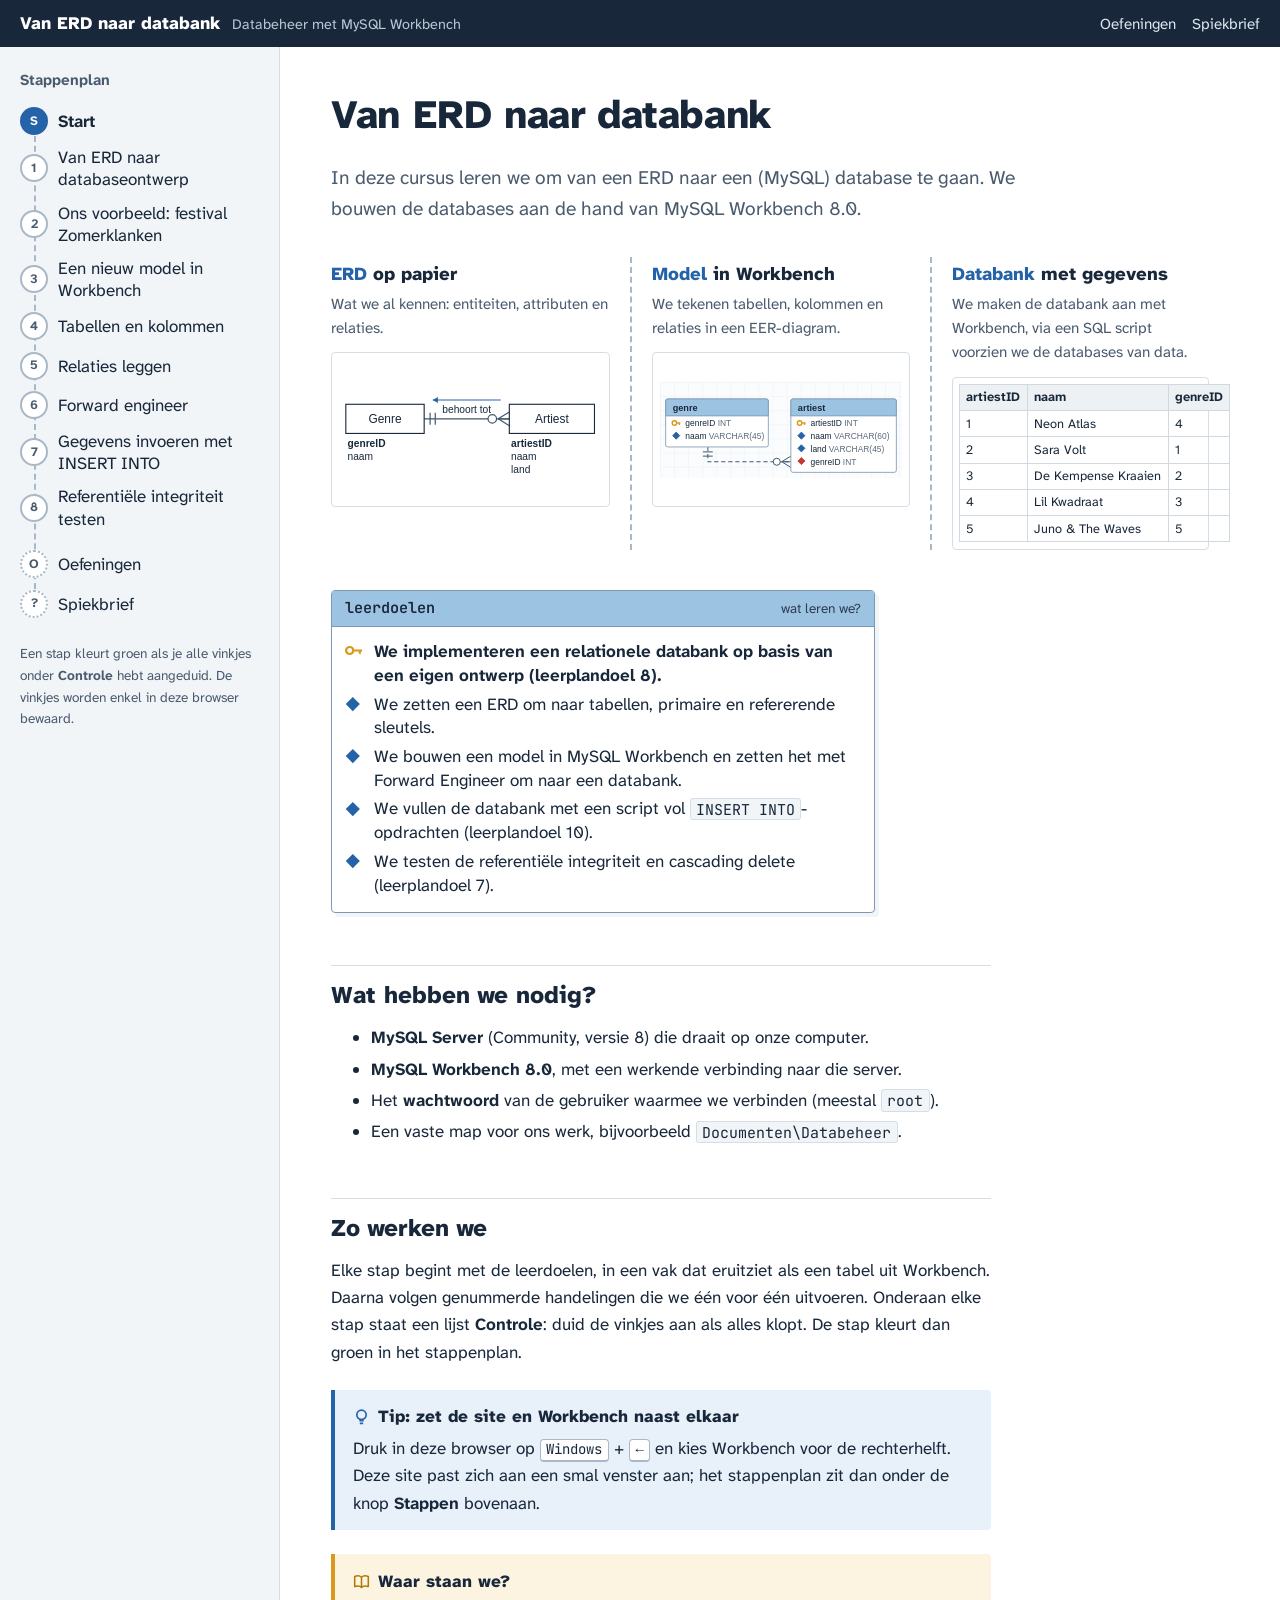
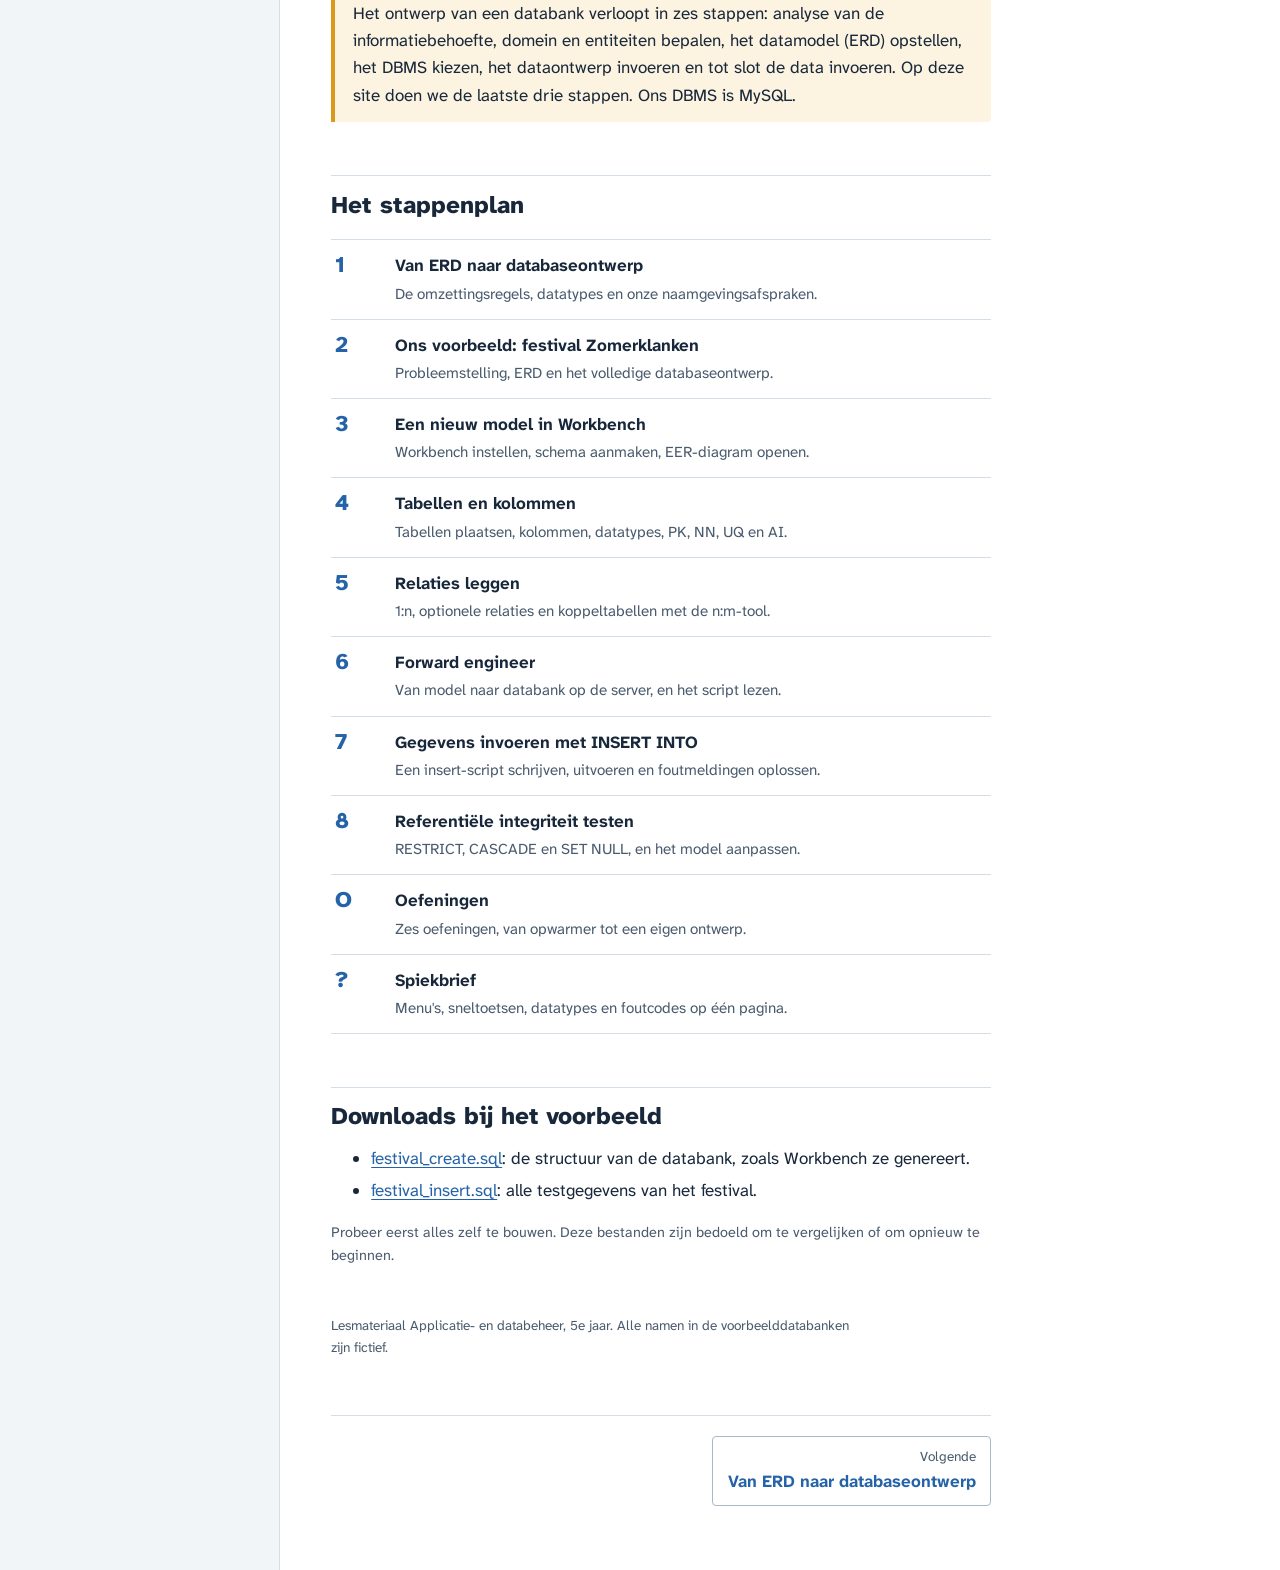
<file: index.html>
<!DOCTYPE html>
<html lang="nl">
<head>
<meta charset="utf-8">
<meta name="viewport" content="width=device-width, initial-scale=1">
<title>Van ERD naar databank | Databeheer met MySQL Workbench</title>
<meta name="description" content="Stap voor stap van een ERD naar een echte MySQL-databank met MySQL Workbench: model, forward engineer en gegevens invoeren met INSERT INTO.">
<link rel="icon" href="img/favicon.svg" type="image/svg+xml">
<link rel="stylesheet" href="css/style.css">
<script src="js/main.js" defer></script>
</head>
<body>
<a class="skip" href="#inhoud">Naar de inhoud</a>
<header class="topbar">
  <a class="brand" href="index.html"><span class="brand-title">Van ERD naar databank</span><span class="brand-sub">Databeheer met MySQL Workbench</span></a>
  <span class="spacer"></span>
  <a class="toplink" href="oefeningen.html">Oefeningen</a>
  <a class="toplink" href="spiekbrief.html">Spiekbrief</a>
  <button class="menu-toggle" type="button" aria-expanded="false" aria-controls="stappen">Stappen</button>
</header>

<div class="layout">
<nav class="sidebar" id="stappen" aria-label="Stappenplan"><noscript><p><a href="1-erd-naar-ontwerp.html">Begin bij stap 1</a></p></noscript></nav>

<main id="inhoud">
<div class="content wide">

  <h1>Van ERD naar databank</h1>
  <p class="lead">In deze cursus leren we om van een ERD naar een (MySQL) database te gaan. We bouwen de databases aan de hand van MySQL Workbench 8.0.</p>

  <div class="route-hero">
    <section class="phase">
      <h2><span class="tag">ERD</span> op papier</h2>
      <p>Wat we al kennen: entiteiten, attributen en relaties.</p>
      <div class="art"><img src="img/fase-erd.svg" width="310" height="140" alt="ERD: Artiest behoort tot Genre. Een genre heeft nul of meer artiesten, een artiest hoort bij precies één genre."></div>
    </section>
    <section class="phase">
      <h2><span class="tag">Model</span> in Workbench</h2>
      <p>We tekenen tabellen, kolommen en relaties in een EER-diagram.</p>
      <div class="art"><img src="img/fase-model.svg" width="344" height="136" alt="EER-diagram in Workbench: tabel artiest krijgt een refererende sleutel genreID naar tabel genre."></div>
    </section>
    <section class="phase">
      <h2><span class="tag">Databank</span> met gegevens</h2>
      <p>We maken de databank aan met Workbench, via een SQL script voorzien we de databases van data. </p>
      <div class="art">
        <table class="result-grid" aria-label="Voorbeeld van gegevens in de tabel artiest">
          <thead><tr><th>artiestID</th><th>naam</th><th>genreID</th></tr></thead>
          <tbody>
            <tr><td>1</td><td>Neon Atlas</td><td>4</td></tr>
            <tr><td>2</td><td>Sara Volt</td><td>1</td></tr>
            <tr><td>3</td><td>De Kempense Kraaien</td><td>2</td></tr>
            <tr><td>4</td><td>Lil Kwadraat</td><td>3</td></tr>
            <tr><td>5</td><td>Juno &amp; The Waves</td><td>5</td></tr>
          </tbody>
        </table>
      </div>
    </section>
  </div>

  <figure class="goals" aria-label="Wat leren we?">
    <div class="goals-head"><span class="tname">leerdoelen</span><span class="hint">wat leren we?</span></div>
    <ul>
      <li class="key">We implementeren een relationele databank op basis van een eigen ontwerp (leerplandoel 8).</li>
      <li>We zetten een ERD om naar tabellen, primaire en refererende sleutels.</li>
      <li>We bouwen een model in MySQL Workbench en zetten het met Forward Engineer om naar een databank.</li>
      <li>We vullen de databank met een script vol <code>INSERT INTO</code>-opdrachten (leerplandoel 10).</li>
      <li>We testen de referentiële integriteit en cascading delete (leerplandoel 7).</li>
    </ul>
  </figure>

  <div class="content">
  <h2>Wat hebben we nodig?</h2>
  <ul>
    <li><b>MySQL Server</b> (Community, versie 8) die draait op onze computer.</li>
    <li><b>MySQL Workbench 8.0</b>, met een werkende verbinding naar die server.</li>
    <li>Het <b>wachtwoord</b> van de gebruiker waarmee we verbinden (meestal <code>root</code>).</li>
    <li>Een vaste map voor ons werk, bijvoorbeeld <code>Documenten\Databeheer</code>.</li>
  </ul>

  <h2>Zo werken we</h2>
  <p>Elke stap begint met de leerdoelen, in een vak dat eruitziet als een tabel uit Workbench. Daarna volgen genummerde handelingen die we één voor één uitvoeren. Onderaan elke stap staat een lijst <b>Controle</b>: duid de vinkjes aan als alles klopt. De stap kleurt dan groen in het stappenplan.</p>

  <aside class="note tip">
    <p class="note-title">Tip: zet de site en Workbench naast elkaar</p>
    <p>Druk in deze browser op <kbd>Windows</kbd> + <kbd>←</kbd> en kies Workbench voor de rechterhelft. Deze site past zich aan een smal venster aan; het stappenplan zit dan onder de knop <b>Stappen</b> bovenaan.</p>
  </aside>

  <aside class="note info">
    <p class="note-title">Waar staan we?</p>
    <p>Het ontwerp van een databank verloopt in zes stappen: analyse van de informatiebehoefte, domein en entiteiten bepalen, het datamodel (ERD) opstellen, het DBMS kiezen, het dataontwerp invoeren en tot slot de data invoeren. Op deze site doen we de laatste drie stappen. Ons DBMS is MySQL.</p>
  </aside>

  <h2>Het stappenplan</h2>
  <ol class="overview">
    <li><a href="1-erd-naar-ontwerp.html"><span class="nr">1</span><span><span class="t">Van ERD naar databaseontwerp</span><span class="d">De omzettingsregels, datatypes en onze naamgevingsafspraken.</span></span></a></li>
    <li><a href="2-voorbeeld-festival.html"><span class="nr">2</span><span><span class="t">Ons voorbeeld: festival Zomerklanken</span><span class="d">Probleemstelling, ERD en het volledige databaseontwerp.</span></span></a></li>
    <li><a href="3-nieuw-model.html"><span class="nr">3</span><span><span class="t">Een nieuw model in Workbench</span><span class="d">Workbench instellen, schema aanmaken, EER-diagram openen.</span></span></a></li>
    <li><a href="4-tabellen.html"><span class="nr">4</span><span><span class="t">Tabellen en kolommen</span><span class="d">Tabellen plaatsen, kolommen, datatypes, PK, NN, UQ en AI.</span></span></a></li>
    <li><a href="5-relaties.html"><span class="nr">5</span><span><span class="t">Relaties leggen</span><span class="d">1:n, optionele relaties en koppeltabellen met de n:m-tool.</span></span></a></li>
    <li><a href="6-forward-engineer.html"><span class="nr">6</span><span><span class="t">Forward engineer</span><span class="d">Van model naar databank op de server, en het script lezen.</span></span></a></li>
    <li><a href="7-gegevens-invoeren.html"><span class="nr">7</span><span><span class="t">Gegevens invoeren met INSERT INTO</span><span class="d">Een insert-script schrijven, uitvoeren en foutmeldingen oplossen.</span></span></a></li>
    <li><a href="8-integriteit.html"><span class="nr">8</span><span><span class="t">Referentiële integriteit testen</span><span class="d">RESTRICT, CASCADE en SET NULL, en het model aanpassen.</span></span></a></li>
    <li><a href="oefeningen.html"><span class="nr">O</span><span><span class="t">Oefeningen</span><span class="d">Zes oefeningen, van opwarmer tot een eigen ontwerp.</span></span></a></li>
    <li><a href="spiekbrief.html"><span class="nr">?</span><span><span class="t">Spiekbrief</span><span class="d">Menu's, sneltoetsen, datatypes en foutcodes op één pagina.</span></span></a></li>
  </ol>

  <h2>Downloads bij het voorbeeld</h2>
  <ul>
    <li><a href="downloads/festival_create.sql" download>festival_create.sql</a>: de structuur van de databank, zoals Workbench ze genereert.</li>
    <li><a href="downloads/festival_insert.sql" download>festival_insert.sql</a>: alle testgegevens van het festival.</li>
  </ul>
  <p class="small muted">Probeer eerst alles zelf te bouwen. Deze bestanden zijn bedoeld om te vergelijken of om opnieuw te beginnen.</p>

  <p class="site-foot">Lesmateriaal Applicatie- en databeheer, 5e jaar. Alle namen in de voorbeelddatabanken zijn fictief.</p>
  </div>

  <nav class="pager" data-auto aria-label="Vorige en volgende stap"></nav>
</div>
</main>
</div>
</body>
</html>
</file>
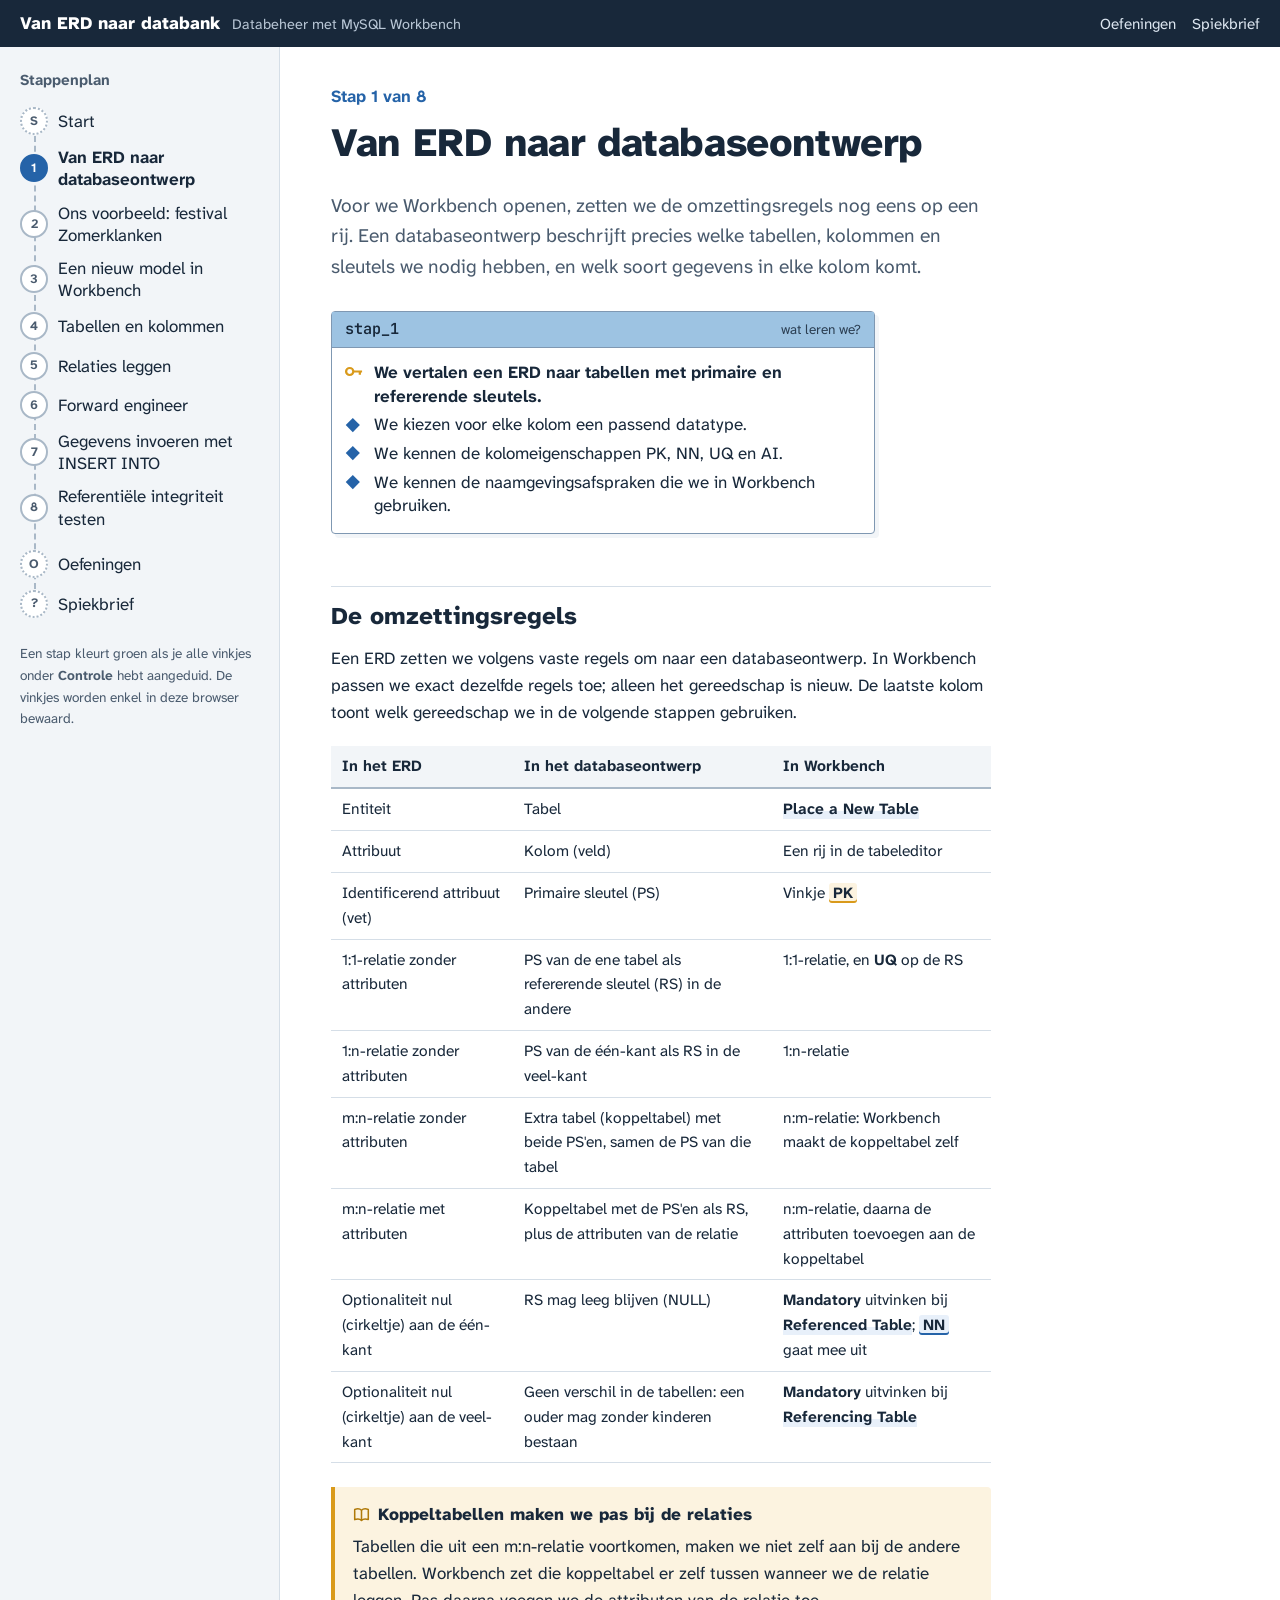
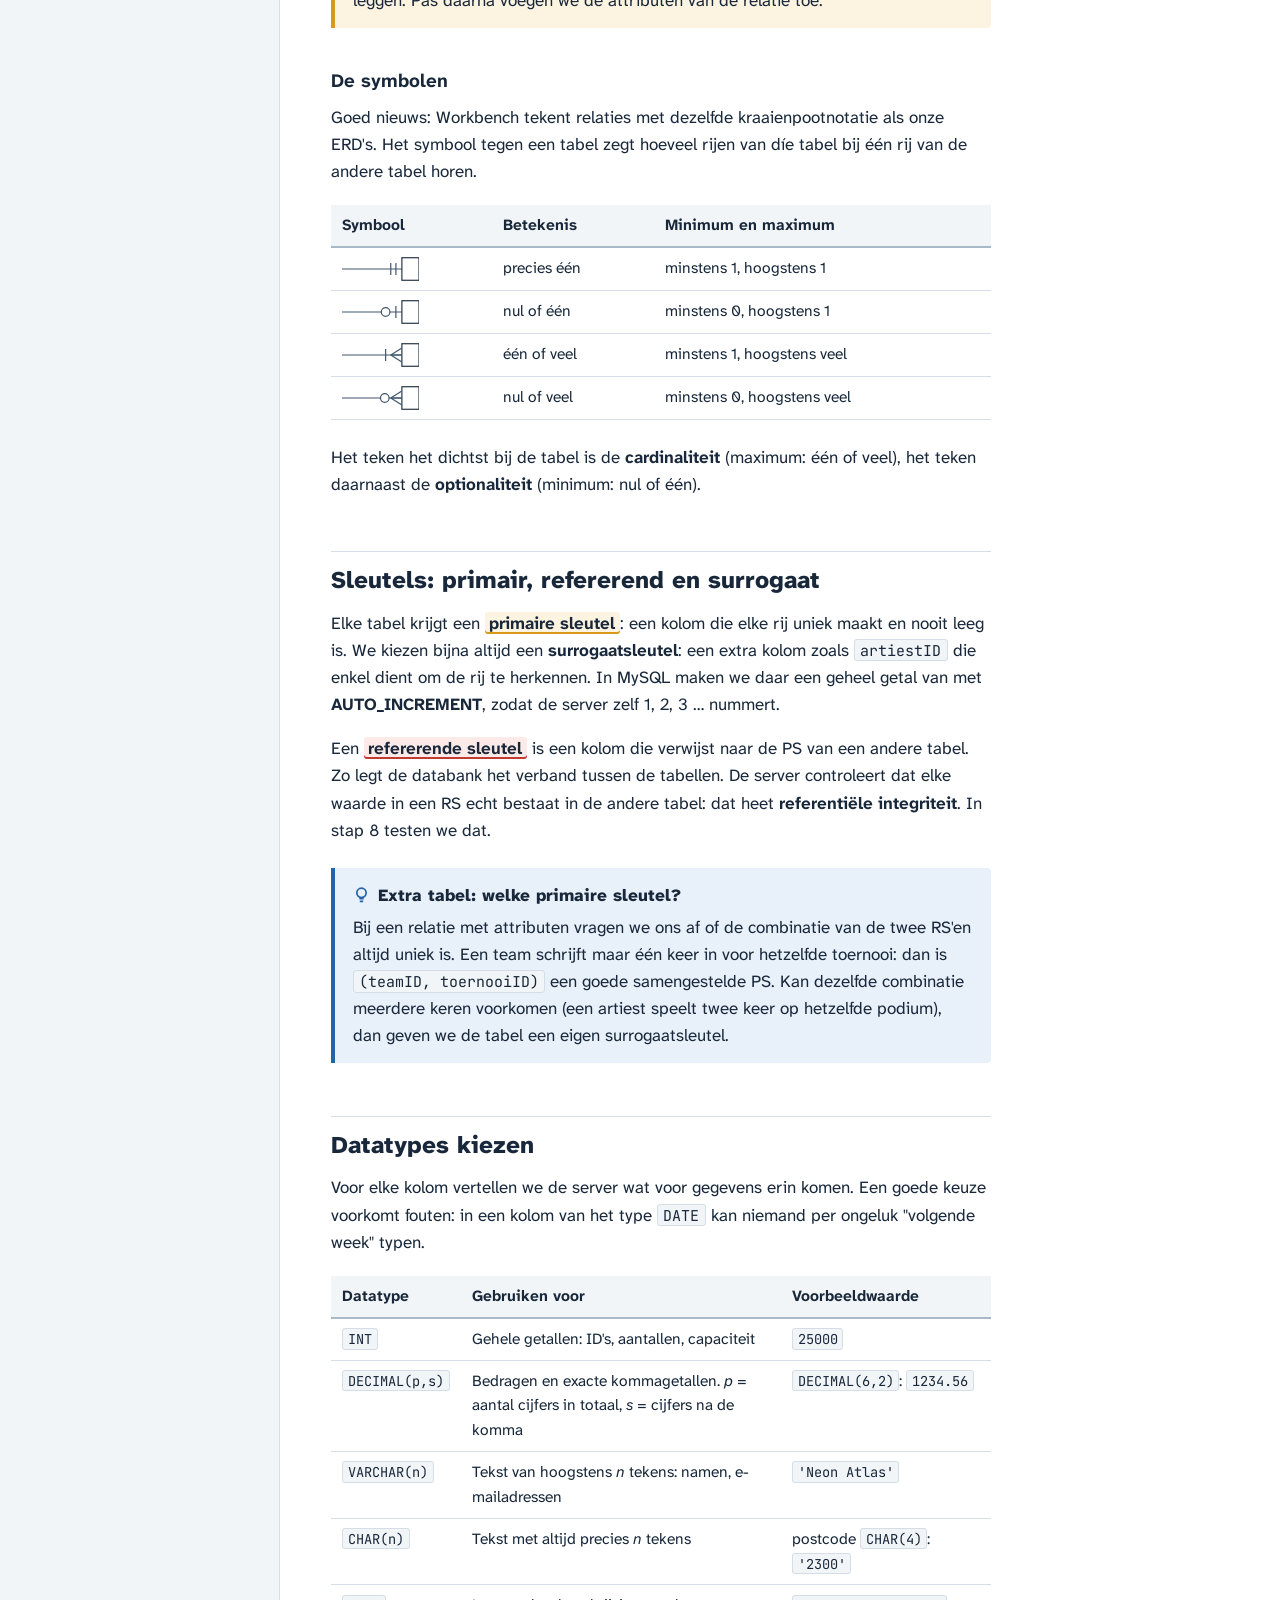
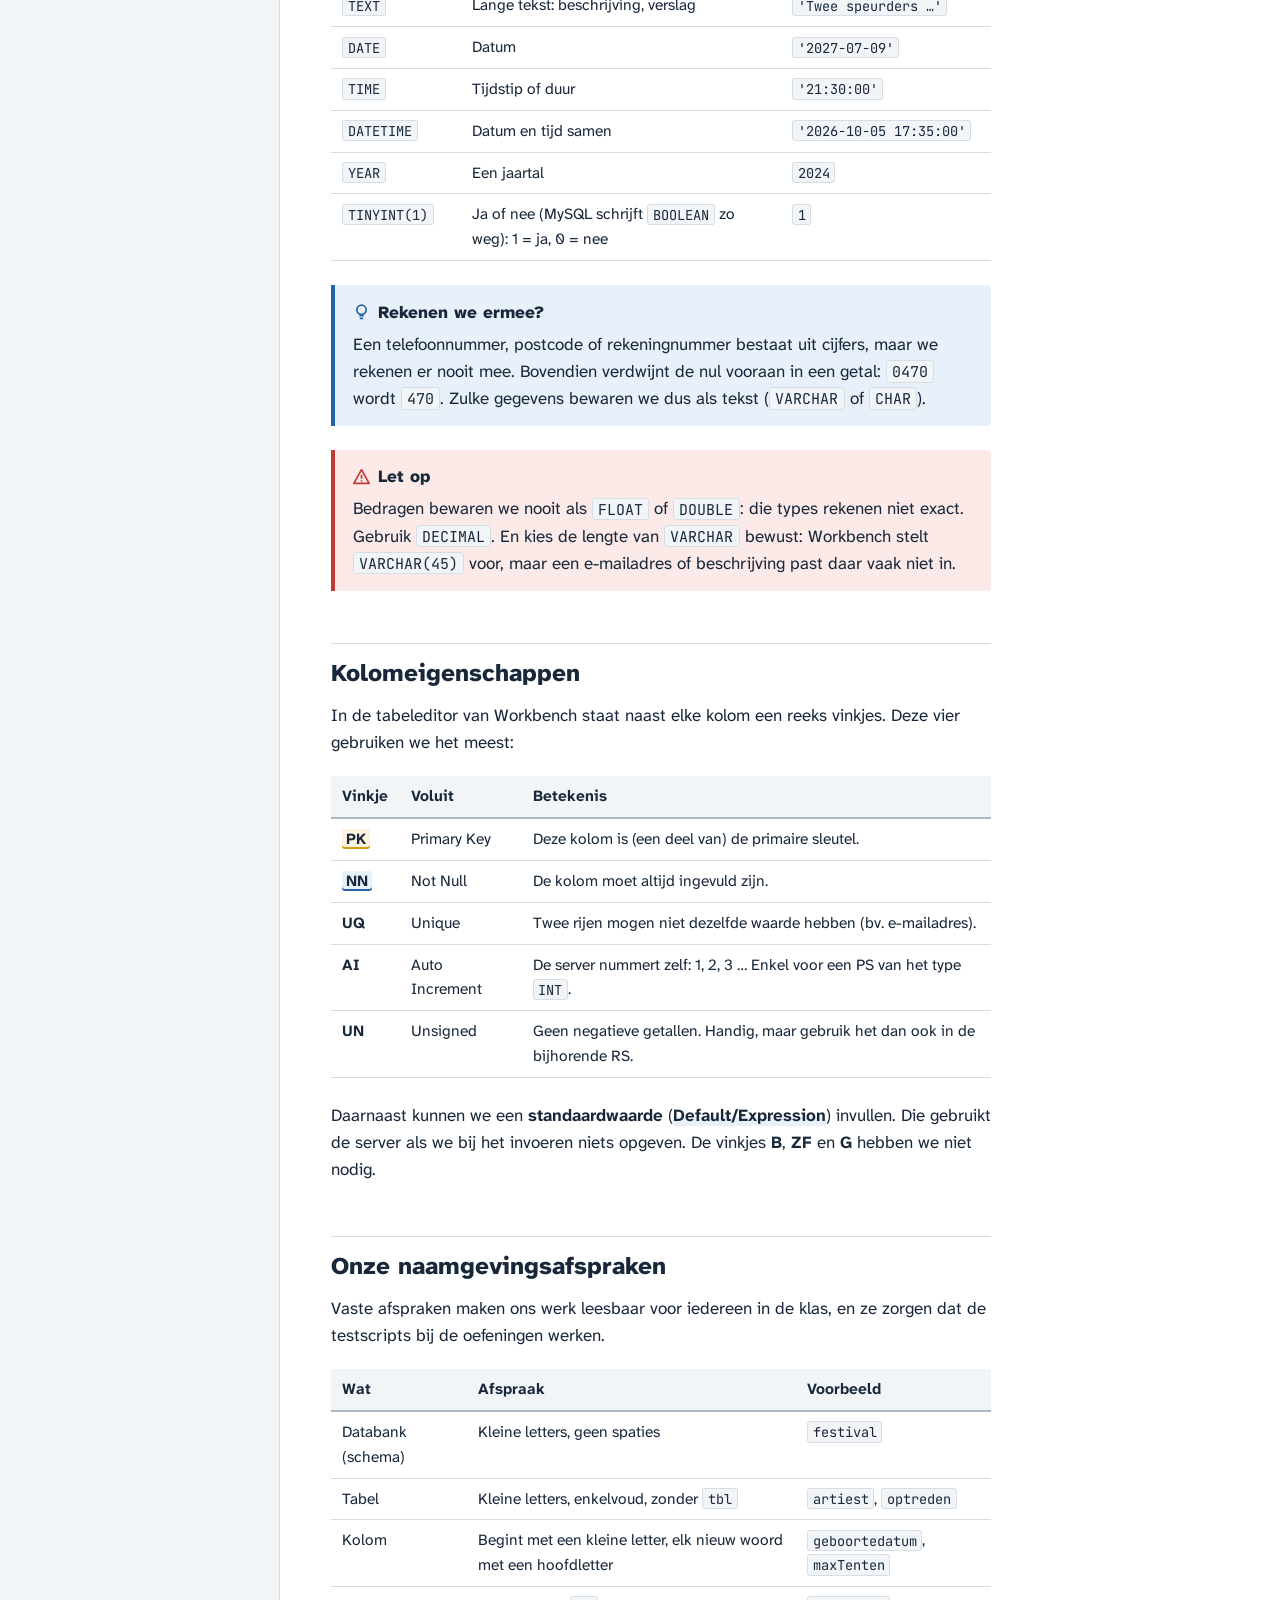
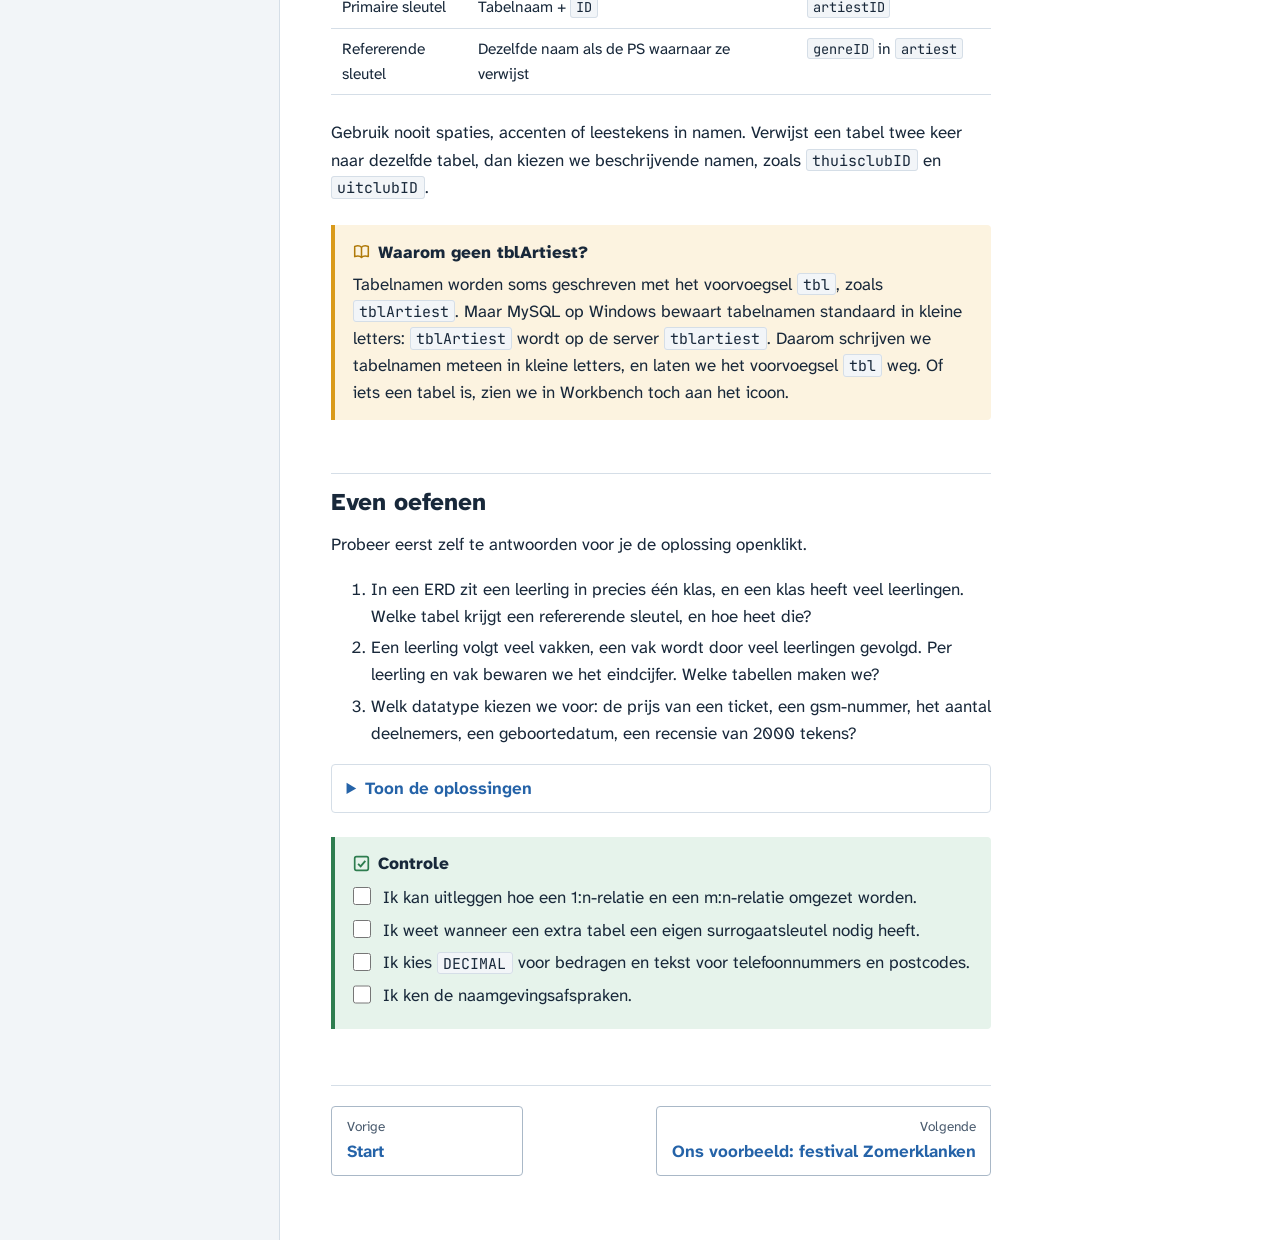
<file: 1-erd-naar-ontwerp.html>
<!DOCTYPE html>
<html lang="nl">
<head>
<meta charset="utf-8">
<meta name="viewport" content="width=device-width, initial-scale=1">
<title>Stap 1: Van ERD naar databaseontwerp | Van ERD naar databank</title>
<link rel="icon" href="img/favicon.svg" type="image/svg+xml">
<link rel="stylesheet" href="css/style.css">
<script src="js/main.js" defer></script>
</head>
<body>
<a class="skip" href="#inhoud">Naar de inhoud</a>
<header class="topbar">
  <a class="brand" href="index.html"><span class="brand-title">Van ERD naar databank</span><span class="brand-sub">Databeheer met MySQL Workbench</span></a>
  <span class="spacer"></span>
  <a class="toplink" href="oefeningen.html">Oefeningen</a>
  <a class="toplink" href="spiekbrief.html">Spiekbrief</a>
  <button class="menu-toggle" type="button" aria-expanded="false" aria-controls="stappen">Stappen</button>
</header>

<div class="layout">
<nav class="sidebar" id="stappen" aria-label="Stappenplan"><noscript><p><a href="index.html">Naar het overzicht</a></p></noscript></nav>

<main id="inhoud">
<div class="content">

  <p class="step-no">Stap 1 van 8</p>
  <h1>Van ERD naar databaseontwerp</h1>
  <p class="lead">Voor we Workbench openen, zetten we de omzettingsregels nog eens op een rij. Een databaseontwerp beschrijft precies welke tabellen, kolommen en sleutels we nodig hebben, en welk soort gegevens in elke kolom komt.</p>

  <figure class="goals" aria-label="Wat leren we in deze stap?">
    <div class="goals-head"><span class="tname">stap_1</span><span class="hint">wat leren we?</span></div>
    <ul>
      <li class="key">We vertalen een ERD naar tabellen met primaire en refererende sleutels.</li>
      <li>We kiezen voor elke kolom een passend datatype.</li>
      <li>We kennen de kolomeigenschappen PK, NN, UQ en AI.</li>
      <li>We kennen de naamgevingsafspraken die we in Workbench gebruiken.</li>
    </ul>
  </figure>

  <h2>De omzettingsregels</h2>
  <p>Een ERD zetten we volgens vaste regels om naar een databaseontwerp. In Workbench passen we exact dezelfde regels toe; alleen het gereedschap is nieuw. De laatste kolom toont welk gereedschap we in de volgende stappen gebruiken.</p>

  <div class="table-wrap">
  <table>
    <thead><tr><th>In het ERD</th><th>In het databaseontwerp</th><th>In Workbench</th></tr></thead>
    <tbody>
      <tr><td>Entiteit</td><td>Tabel</td><td><span class="ui">Place a New Table</span></td></tr>
      <tr><td>Attribuut</td><td>Kolom (veld)</td><td>Een rij in de tabeleditor</td></tr>
      <tr><td>Identificerend attribuut (vet)</td><td>Primaire sleutel (PS)</td><td>Vinkje <span class="pk">PK</span></td></tr>
      <tr><td>1:1-relatie zonder attributen</td><td>PS van de ene tabel als refererende sleutel (RS) in de andere</td><td>1:1-relatie, en <b>UQ</b> op de RS</td></tr>
      <tr><td>1:n-relatie zonder attributen</td><td>PS van de één-kant als RS in de veel-kant</td><td>1:n-relatie</td></tr>
      <tr><td>m:n-relatie zonder attributen</td><td>Extra tabel (koppeltabel) met beide PS'en, samen de PS van die tabel</td><td>n:m-relatie: Workbench maakt de koppeltabel zelf</td></tr>
      <tr><td>m:n-relatie met attributen</td><td>Koppeltabel met de PS'en als RS, plus de attributen van de relatie</td><td>n:m-relatie, daarna de attributen toevoegen aan de koppeltabel</td></tr>
      <tr><td>Optionaliteit nul (cirkeltje) aan de één-kant</td><td>RS mag leeg blijven (NULL)</td><td><b>Mandatory</b> uitvinken bij <span class="ui">Referenced Table</span>; <span class="nn">NN</span> gaat mee uit</td></tr>
      <tr><td>Optionaliteit nul (cirkeltje) aan de veel-kant</td><td>Geen verschil in de tabellen: een ouder mag zonder kinderen bestaan</td><td><b>Mandatory</b> uitvinken bij <span class="ui">Referencing Table</span></td></tr>
    </tbody>
  </table>
  </div>

  <aside class="note info">
    <p class="note-title">Koppeltabellen maken we pas bij de relaties</p>
    <p>Tabellen die uit een m:n-relatie voortkomen, maken we niet zelf aan bij de andere tabellen. Workbench zet die koppeltabel er zelf tussen wanneer we de relatie leggen. Pas daarna voegen we de attributen van de relatie toe.</p>
  </aside>

  <h3>De symbolen</h3>
  <p>Goed nieuws: Workbench tekent relaties met dezelfde kraaienpootnotatie als onze ERD's. Het symbool tegen een tabel zegt hoeveel rijen van díe tabel bij één rij van de andere tabel horen.</p>
  <div class="table-wrap">
  <table>
    <thead><tr><th>Symbool</th><th>Betekenis</th><th>Minimum en maximum</th></tr></thead>
    <tbody>
      <tr><td><img class="sym" src="img/symbool-een.svg" alt="twee strepen"></td><td>precies één</td><td>minstens 1, hoogstens 1</td></tr>
      <tr><td><img class="sym" src="img/symbool-nul-een.svg" alt="cirkel en streep"></td><td>nul of één</td><td>minstens 0, hoogstens 1</td></tr>
      <tr><td><img class="sym" src="img/symbool-veel.svg" alt="streep en kraaienpoot"></td><td>één of veel</td><td>minstens 1, hoogstens veel</td></tr>
      <tr><td><img class="sym" src="img/symbool-nul-veel.svg" alt="cirkel en kraaienpoot"></td><td>nul of veel</td><td>minstens 0, hoogstens veel</td></tr>
    </tbody>
  </table>
  </div>
  <p>Het teken het dichtst bij de tabel is de <b>cardinaliteit</b> (maximum: één of veel), het teken daarnaast de <b>optionaliteit</b> (minimum: nul of één).</p>

  <h2>Sleutels: primair, refererend en surrogaat</h2>
  <p>Elke tabel krijgt een <span class="pk">primaire sleutel</span>: een kolom die elke rij uniek maakt en nooit leeg is. We kiezen bijna altijd een <b>surrogaatsleutel</b>: een extra kolom zoals <code>artiestID</code> die enkel dient om de rij te herkennen. In MySQL maken we daar een geheel getal van met <b>AUTO_INCREMENT</b>, zodat de server zelf 1, 2, 3 … nummert.</p>
  <p>Een <span class="fk">refererende sleutel</span> is een kolom die verwijst naar de PS van een andere tabel. Zo legt de databank het verband tussen de tabellen. De server controleert dat elke waarde in een RS echt bestaat in de andere tabel: dat heet <b>referentiële integriteit</b>. In stap 8 testen we dat.</p>

  <aside class="note tip">
    <p class="note-title">Extra tabel: welke primaire sleutel?</p>
    <p>Bij een relatie met attributen vragen we ons af of de combinatie van de twee RS'en altijd uniek is. Een team schrijft maar één keer in voor hetzelfde toernooi: dan is <code>(teamID, toernooiID)</code> een goede samengestelde PS. Kan dezelfde combinatie meerdere keren voorkomen (een artiest speelt twee keer op hetzelfde podium), dan geven we de tabel een eigen surrogaatsleutel.</p>
  </aside>

  <h2>Datatypes kiezen</h2>
  <p>Voor elke kolom vertellen we de server wat voor gegevens erin komen. Een goede keuze voorkomt fouten: in een kolom van het type <code>DATE</code> kan niemand per ongeluk "volgende week" typen.</p>
  <div class="table-wrap">
  <table>
    <thead><tr><th>Datatype</th><th>Gebruiken voor</th><th>Voorbeeldwaarde</th></tr></thead>
    <tbody>
      <tr><td><code>INT</code></td><td>Gehele getallen: ID's, aantallen, capaciteit</td><td><code>25000</code></td></tr>
      <tr><td><code>DECIMAL(p,s)</code></td><td>Bedragen en exacte kommagetallen. <i>p</i> = aantal cijfers in totaal, <i>s</i> = cijfers na de komma</td><td><code>DECIMAL(6,2)</code>: <code>1234.56</code></td></tr>
      <tr><td><code>VARCHAR(n)</code></td><td>Tekst van hoogstens <i>n</i> tekens: namen, e-mailadressen</td><td><code>'Neon Atlas'</code></td></tr>
      <tr><td><code>CHAR(n)</code></td><td>Tekst met altijd precies <i>n</i> tekens</td><td>postcode <code>CHAR(4)</code>: <code>'2300'</code></td></tr>
      <tr><td><code>TEXT</code></td><td>Lange tekst: beschrijving, verslag</td><td><code>'Twee speurders …'</code></td></tr>
      <tr><td><code>DATE</code></td><td>Datum</td><td><code>'2027-07-09'</code></td></tr>
      <tr><td><code>TIME</code></td><td>Tijdstip of duur</td><td><code>'21:30:00'</code></td></tr>
      <tr><td><code>DATETIME</code></td><td>Datum en tijd samen</td><td><code>'2026-10-05 17:35:00'</code></td></tr>
      <tr><td><code>YEAR</code></td><td>Een jaartal</td><td><code>2024</code></td></tr>
      <tr><td><code>TINYINT(1)</code></td><td>Ja of nee (MySQL schrijft <code>BOOLEAN</code> zo weg): 1 = ja, 0 = nee</td><td><code>1</code></td></tr>
    </tbody>
  </table>
  </div>

  <aside class="note tip">
    <p class="note-title">Rekenen we ermee?</p>
    <p>Een telefoonnummer, postcode of rekeningnummer bestaat uit cijfers, maar we rekenen er nooit mee. Bovendien verdwijnt de nul vooraan in een getal: <code>0470</code> wordt <code>470</code>. Zulke gegevens bewaren we dus als tekst (<code>VARCHAR</code> of <code>CHAR</code>).</p>
  </aside>
  <aside class="note warn">
    <p class="note-title">Let op</p>
    <p>Bedragen bewaren we nooit als <code>FLOAT</code> of <code>DOUBLE</code>: die types rekenen niet exact. Gebruik <code>DECIMAL</code>. En kies de lengte van <code>VARCHAR</code> bewust: Workbench stelt <code>VARCHAR(45)</code> voor, maar een e-mailadres of beschrijving past daar vaak niet in.</p>
  </aside>

  <h2>Kolomeigenschappen</h2>
  <p>In de tabeleditor van Workbench staat naast elke kolom een reeks vinkjes. Deze vier gebruiken we het meest:</p>
  <div class="table-wrap">
  <table>
    <thead><tr><th>Vinkje</th><th>Voluit</th><th>Betekenis</th></tr></thead>
    <tbody>
      <tr><td><span class="pk">PK</span></td><td>Primary Key</td><td>Deze kolom is (een deel van) de primaire sleutel.</td></tr>
      <tr><td><span class="nn">NN</span></td><td>Not Null</td><td>De kolom moet altijd ingevuld zijn.</td></tr>
      <tr><td><b>UQ</b></td><td>Unique</td><td>Twee rijen mogen niet dezelfde waarde hebben (bv. e-mailadres).</td></tr>
      <tr><td><b>AI</b></td><td>Auto Increment</td><td>De server nummert zelf: 1, 2, 3 … Enkel voor een PS van het type <code>INT</code>.</td></tr>
      <tr><td><b>UN</b></td><td>Unsigned</td><td>Geen negatieve getallen. Handig, maar gebruik het dan ook in de bijhorende RS.</td></tr>
    </tbody>
  </table>
  </div>
  <p>Daarnaast kunnen we een <b>standaardwaarde</b> (<span class="ui">Default/Expression</span>) invullen. Die gebruikt de server als we bij het invoeren niets opgeven. De vinkjes <b>B</b>, <b>ZF</b> en <b>G</b> hebben we niet nodig.</p>

  <h2>Onze naamgevingsafspraken</h2>
  <p>Vaste afspraken maken ons werk leesbaar voor iedereen in de klas, en ze zorgen dat de testscripts bij de oefeningen werken.</p>
  <div class="table-wrap">
  <table>
    <thead><tr><th>Wat</th><th>Afspraak</th><th>Voorbeeld</th></tr></thead>
    <tbody>
      <tr><td>Databank (schema)</td><td>Kleine letters, geen spaties</td><td><code>festival</code></td></tr>
      <tr><td>Tabel</td><td>Kleine letters, enkelvoud, zonder <code>tbl</code></td><td><code>artiest</code>, <code>optreden</code></td></tr>
      <tr><td>Kolom</td><td>Begint met een kleine letter, elk nieuw woord met een hoofdletter</td><td><code>geboortedatum</code>, <code>maxTenten</code></td></tr>
      <tr><td>Primaire sleutel</td><td>Tabelnaam + <code>ID</code></td><td><code>artiestID</code></td></tr>
      <tr><td>Refererende sleutel</td><td>Dezelfde naam als de PS waarnaar ze verwijst</td><td><code>genreID</code> in <code>artiest</code></td></tr>
    </tbody>
  </table>
  </div>
  <p>Gebruik nooit spaties, accenten of leestekens in namen. Verwijst een tabel twee keer naar dezelfde tabel, dan kiezen we beschrijvende namen, zoals <code>thuisclubID</code> en <code>uitclubID</code>.</p>

  <aside class="note info">
    <p class="note-title">Waarom geen tblArtiest?</p>
    <p>Tabelnamen worden soms geschreven met het voorvoegsel <code>tbl</code>, zoals <code>tblArtiest</code>. Maar MySQL op Windows bewaart tabelnamen standaard in kleine letters: <code>tblArtiest</code> wordt op de server <code>tblartiest</code>. Daarom schrijven we tabelnamen meteen in kleine letters, en laten we het voorvoegsel <code>tbl</code> weg. Of iets een tabel is, zien we in Workbench toch aan het icoon.</p>
  </aside>

  <h2>Even oefenen</h2>
  <p>Probeer eerst zelf te antwoorden voor je de oplossing openklikt.</p>
  <ol>
    <li>In een ERD zit een leerling in precies één klas, en een klas heeft veel leerlingen. Welke tabel krijgt een refererende sleutel, en hoe heet die?</li>
    <li>Een leerling volgt veel vakken, een vak wordt door veel leerlingen gevolgd. Per leerling en vak bewaren we het eindcijfer. Welke tabellen maken we?</li>
    <li>Welk datatype kiezen we voor: de prijs van een ticket, een gsm-nummer, het aantal deelnemers, een geboortedatum, een recensie van 2000 tekens?</li>
  </ol>
  <details>
    <summary>Toon de oplossingen</summary>
    <div class="details-body">
      <ol>
        <li>De tabel aan de veel-kant: <code>leerling</code> krijgt de RS <code>klasID</code>.</li>
        <li>Drie tabellen: <code>leerling</code>, <code>vak</code> en een extra tabel, bijvoorbeeld <code>resultaat(leerlingID, vakID, eindcijfer)</code>. Een leerling heeft per vak één eindcijfer, dus <code>(leerlingID, vakID)</code> kan de samengestelde PS zijn.</li>
        <li><code>DECIMAL(6,2)</code>, <code>VARCHAR(20)</code>, <code>INT</code>, <code>DATE</code>, <code>TEXT</code>.</li>
      </ol>
    </div>
  </details>

  <aside class="note check">
    <p class="note-title">Controle</p>
    <ul class="checklist" data-key="stap1">
      <li><label><input type="checkbox"><span>Ik kan uitleggen hoe een 1:n-relatie en een m:n-relatie omgezet worden.</span></label></li>
      <li><label><input type="checkbox"><span>Ik weet wanneer een extra tabel een eigen surrogaatsleutel nodig heeft.</span></label></li>
      <li><label><input type="checkbox"><span>Ik kies <code>DECIMAL</code> voor bedragen en tekst voor telefoonnummers en postcodes.</span></label></li>
      <li><label><input type="checkbox"><span>Ik ken de naamgevingsafspraken.</span></label></li>
    </ul>
  </aside>

  <nav class="pager" data-auto aria-label="Vorige en volgende stap"></nav>
</div>
</main>
</div>
</body>
</html>
</file>
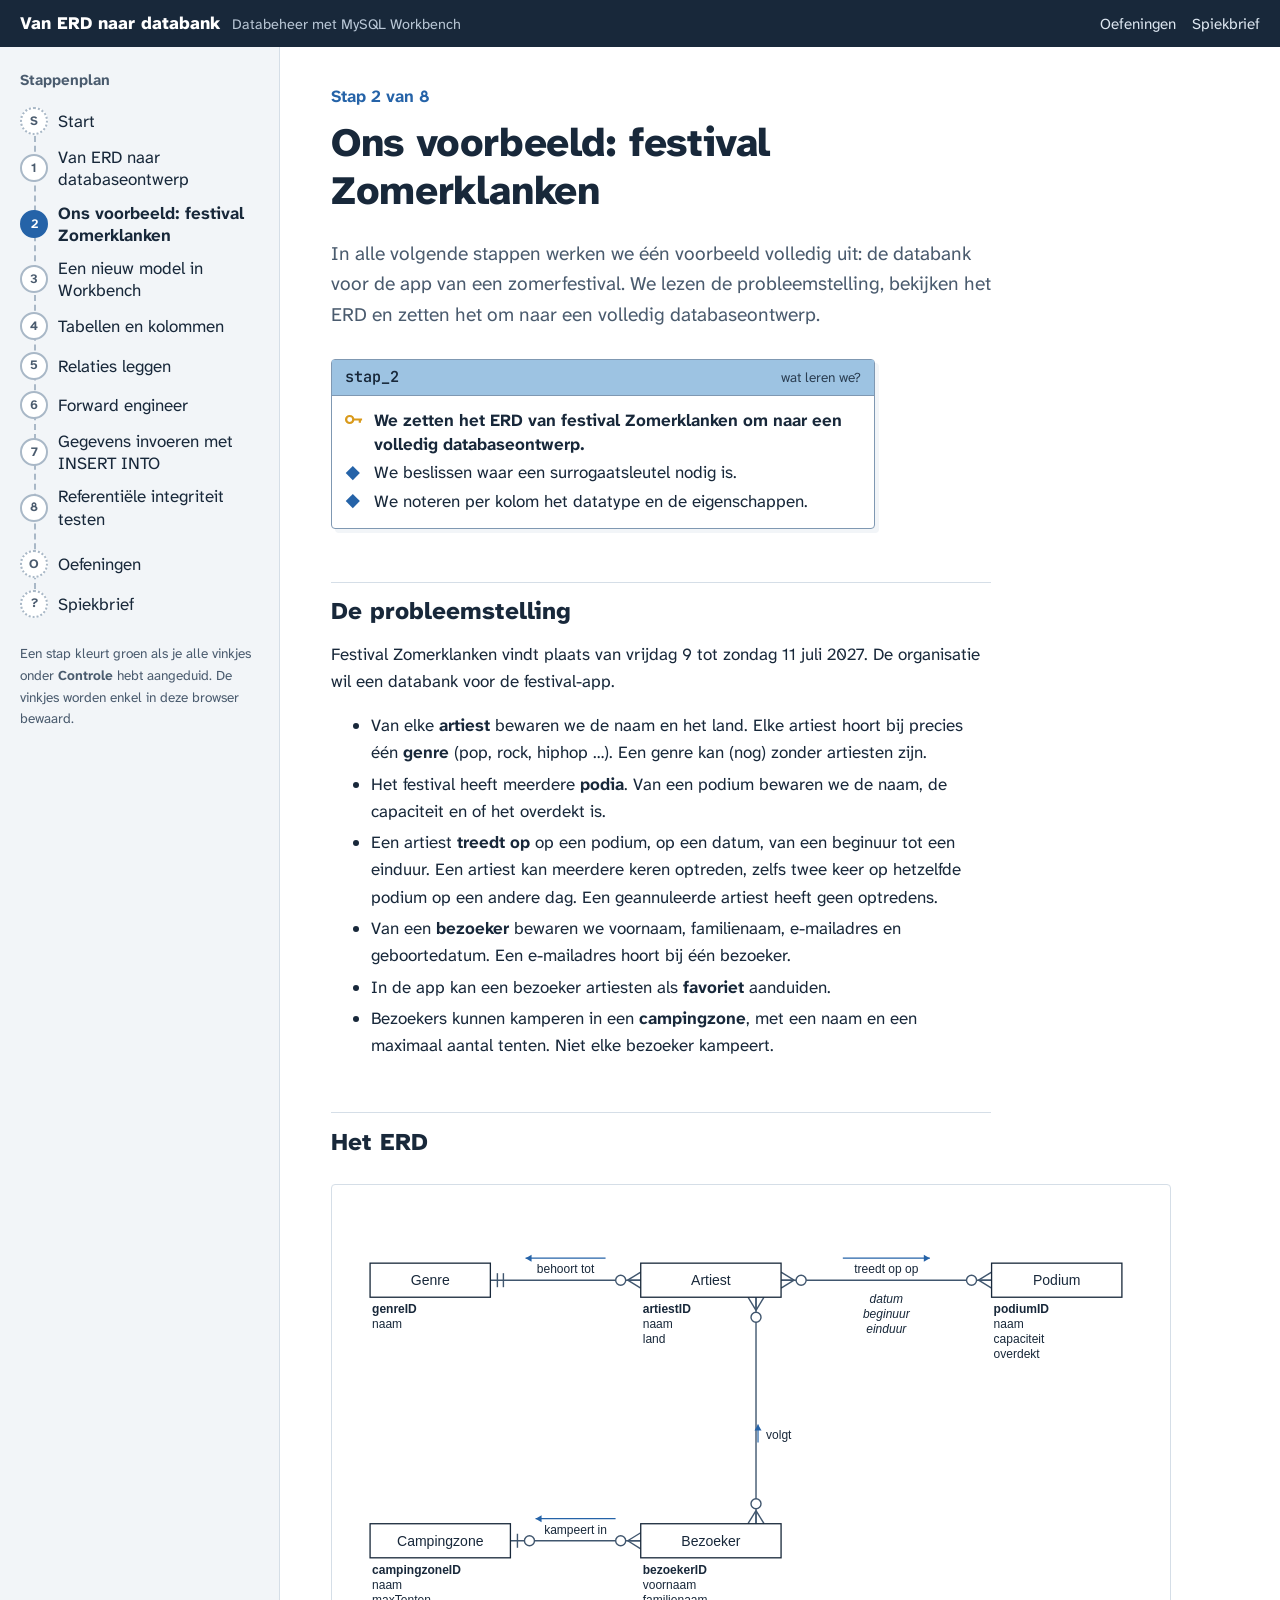
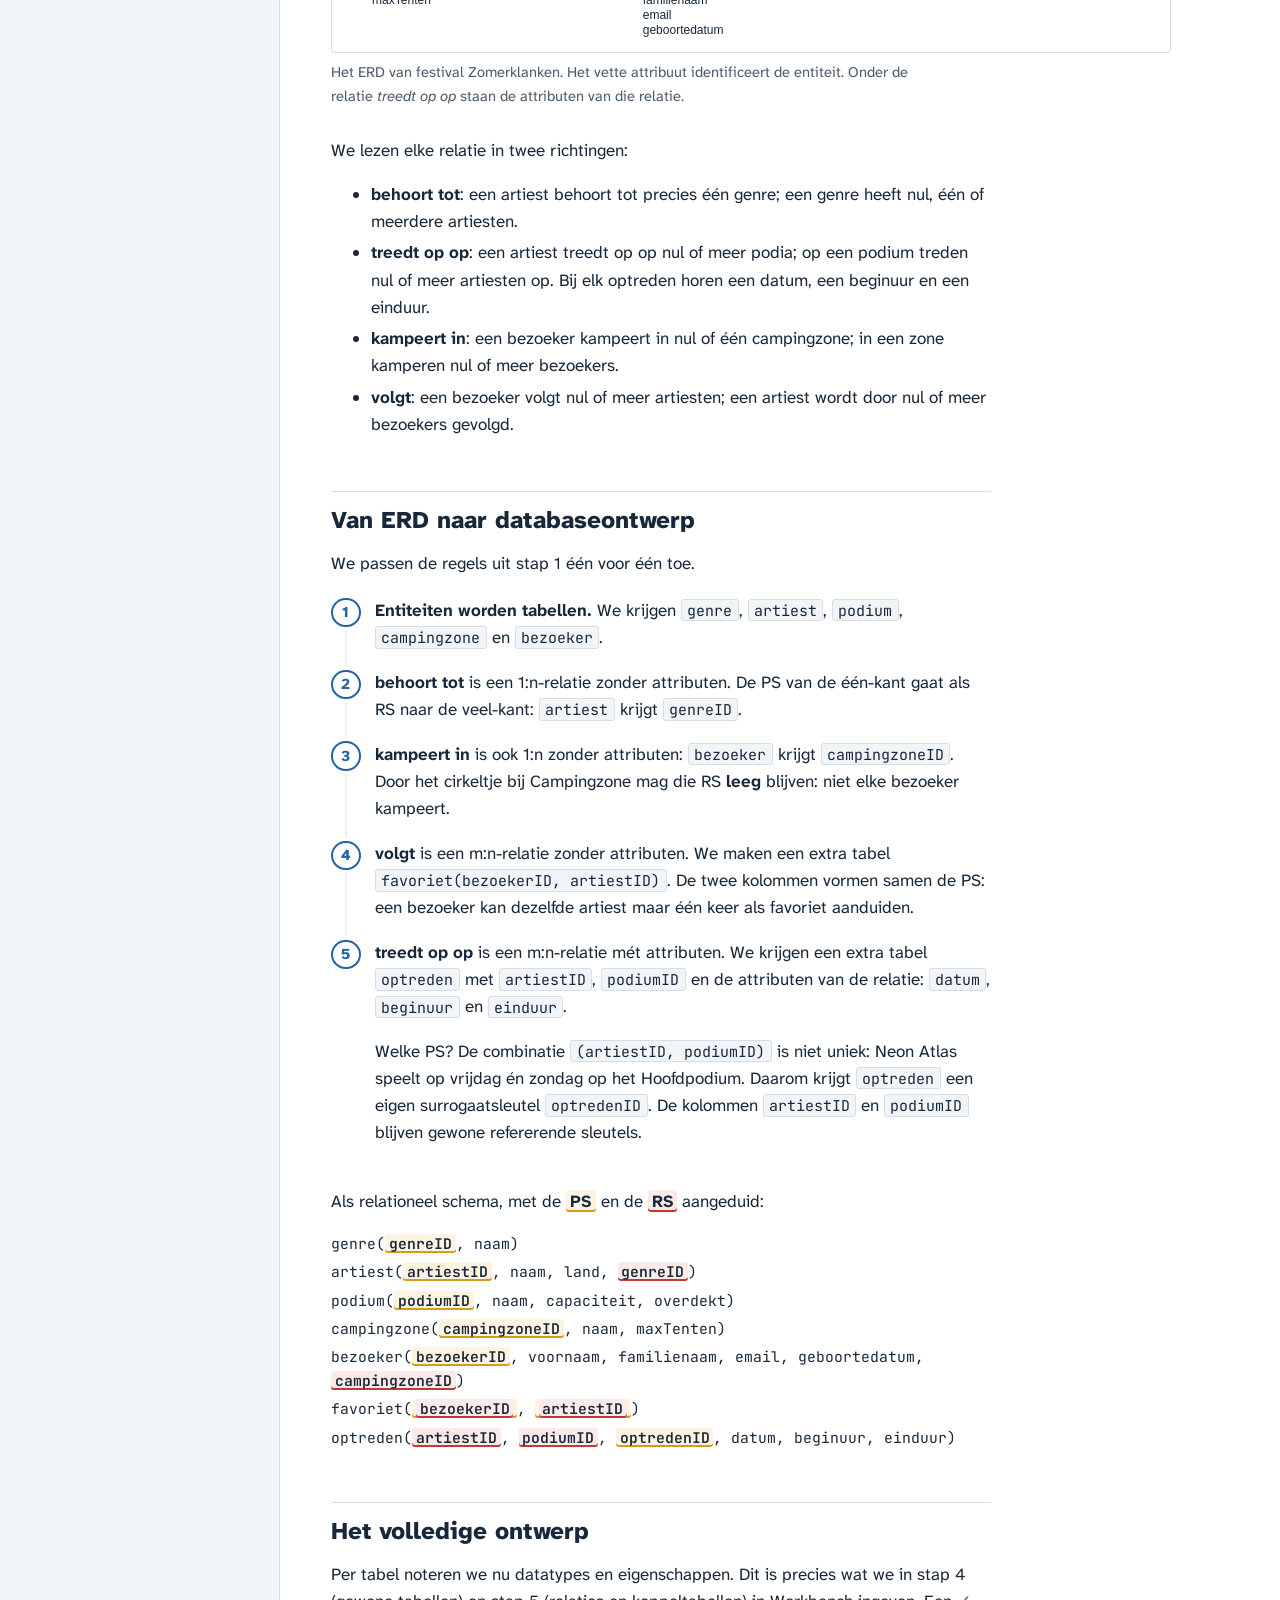
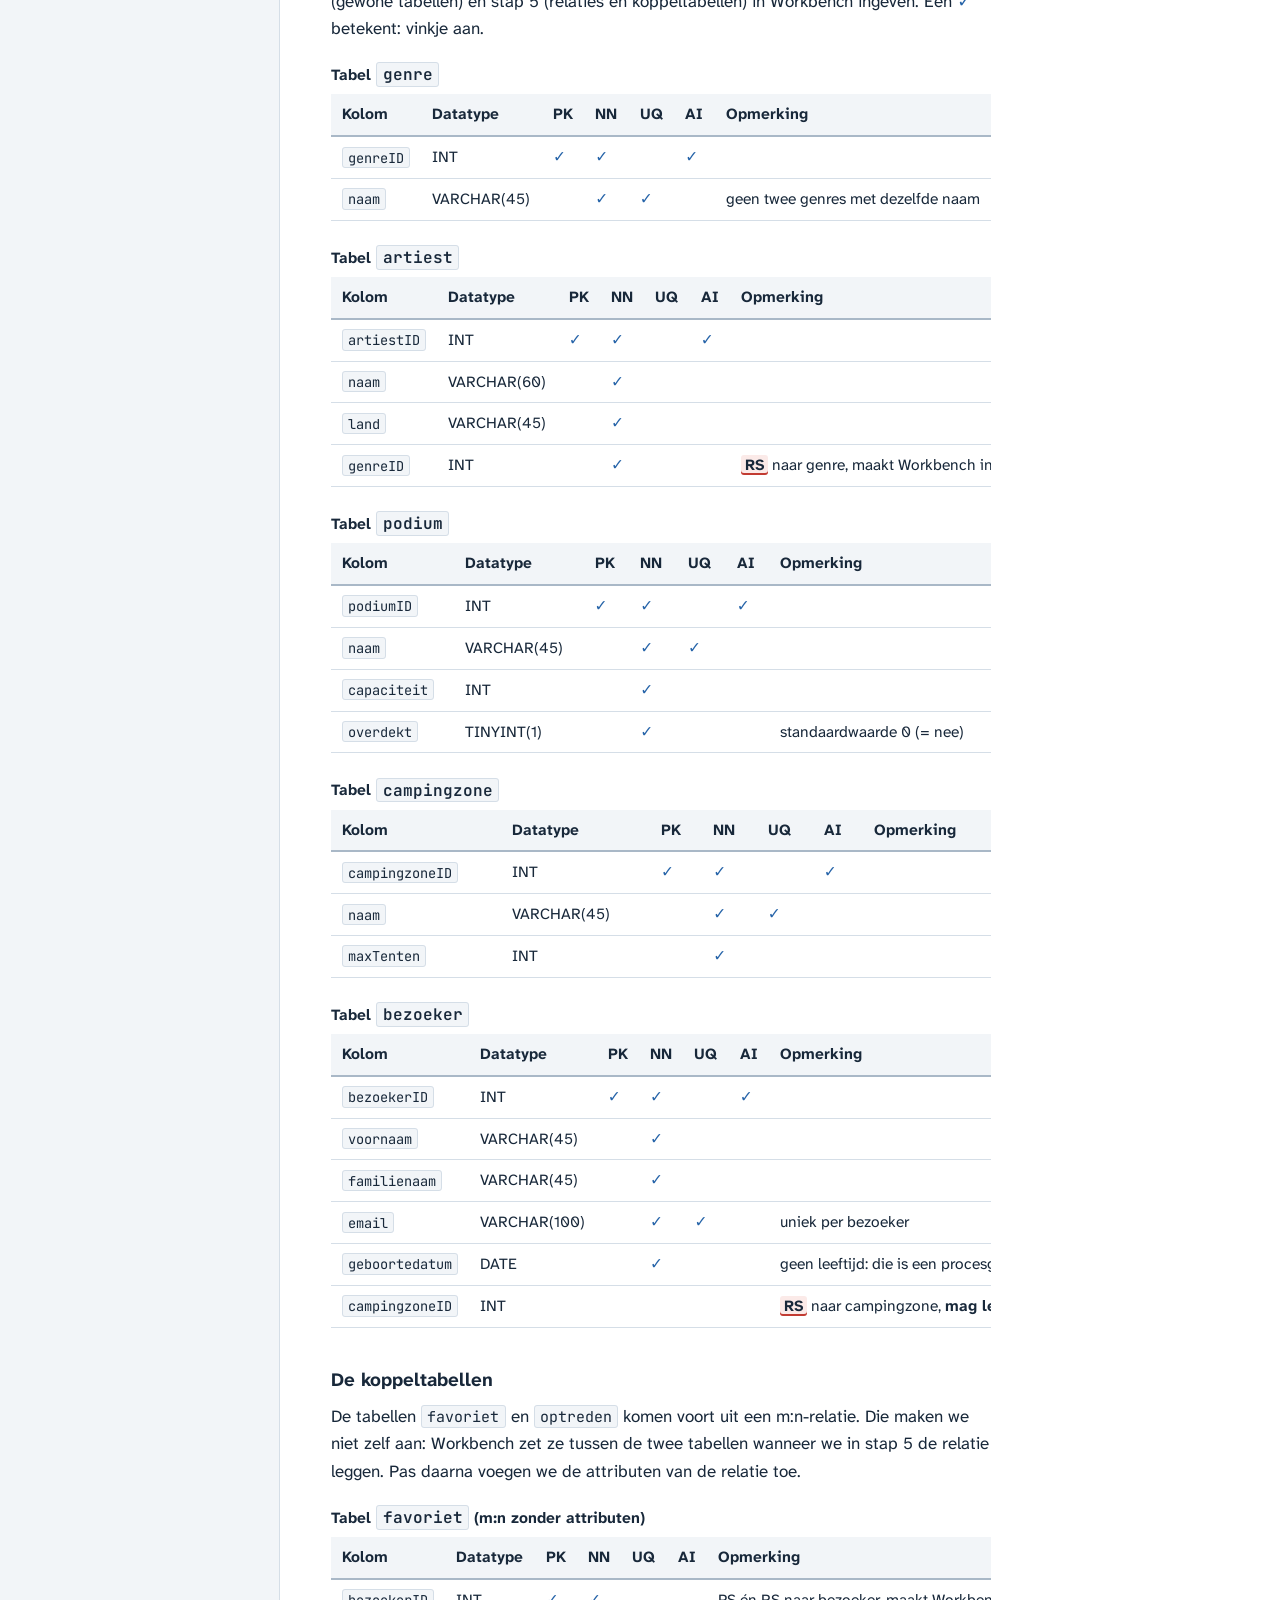
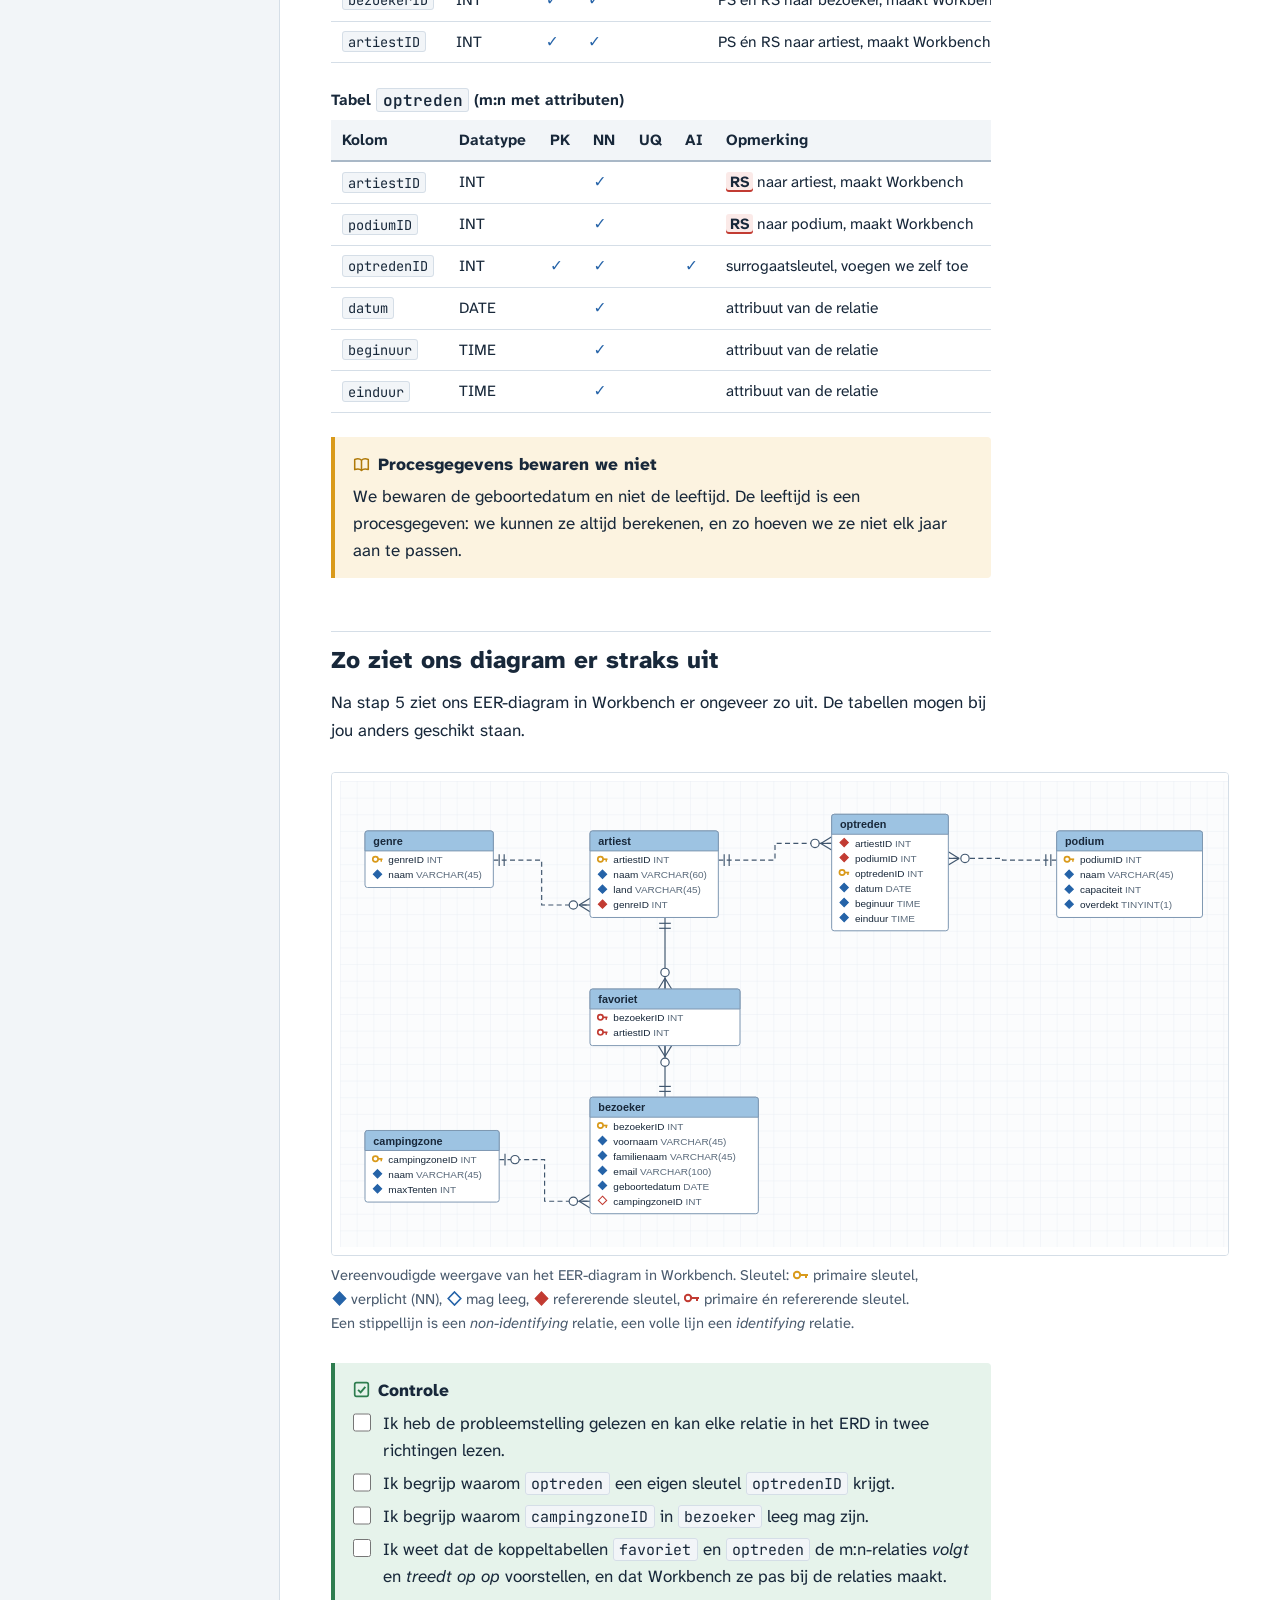
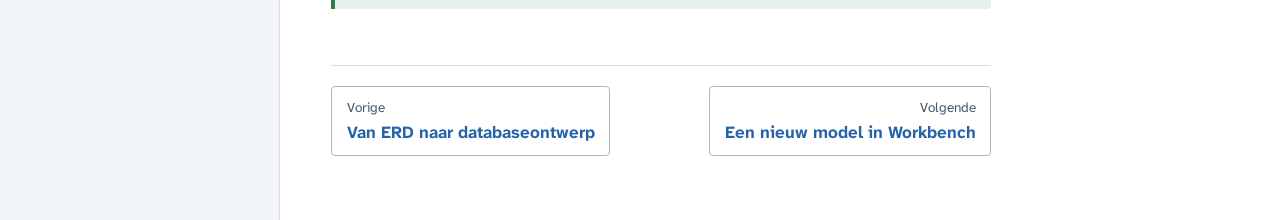
<file: 2-voorbeeld-festival.html>
<!DOCTYPE html>
<html lang="nl">
<head>
<meta charset="utf-8">
<meta name="viewport" content="width=device-width, initial-scale=1">
<title>Stap 2: Ons voorbeeld, festival Zomerklanken | Van ERD naar databank</title>
<link rel="icon" href="img/favicon.svg" type="image/svg+xml">
<link rel="stylesheet" href="css/style.css">
<script src="js/main.js" defer></script>
</head>
<body>
<a class="skip" href="#inhoud">Naar de inhoud</a>
<header class="topbar">
  <a class="brand" href="index.html"><span class="brand-title">Van ERD naar databank</span><span class="brand-sub">Databeheer met MySQL Workbench</span></a>
  <span class="spacer"></span>
  <a class="toplink" href="oefeningen.html">Oefeningen</a>
  <a class="toplink" href="spiekbrief.html">Spiekbrief</a>
  <button class="menu-toggle" type="button" aria-expanded="false" aria-controls="stappen">Stappen</button>
</header>

<div class="layout">
<nav class="sidebar" id="stappen" aria-label="Stappenplan"><noscript><p><a href="index.html">Naar het overzicht</a></p></noscript></nav>

<main id="inhoud">
<div class="content">

  <p class="step-no">Stap 2 van 8</p>
  <h1>Ons voorbeeld: festival Zomerklanken</h1>
  <p class="lead">In alle volgende stappen werken we één voorbeeld volledig uit: de databank voor de app van een zomerfestival. We lezen de probleemstelling, bekijken het ERD en zetten het om naar een volledig databaseontwerp.</p>

  <figure class="goals" aria-label="Wat leren we in deze stap?">
    <div class="goals-head"><span class="tname">stap_2</span><span class="hint">wat leren we?</span></div>
    <ul>
      <li class="key">We zetten het ERD van festival Zomerklanken om naar een volledig databaseontwerp.</li>
      <li>We beslissen waar een surrogaatsleutel nodig is.</li>
      <li>We noteren per kolom het datatype en de eigenschappen.</li>
    </ul>
  </figure>

  <h2>De probleemstelling</h2>
  <p>Festival Zomerklanken vindt plaats van vrijdag 9 tot zondag 11 juli 2027. De organisatie wil een databank voor de festival-app.</p>
  <ul>
    <li>Van elke <b>artiest</b> bewaren we de naam en het land. Elke artiest hoort bij precies één <b>genre</b> (pop, rock, hiphop …). Een genre kan (nog) zonder artiesten zijn.</li>
    <li>Het festival heeft meerdere <b>podia</b>. Van een podium bewaren we de naam, de capaciteit en of het overdekt is.</li>
    <li>Een artiest <b>treedt op</b> op een podium, op een datum, van een beginuur tot een einduur. Een artiest kan meerdere keren optreden, zelfs twee keer op hetzelfde podium op een andere dag. Een geannuleerde artiest heeft geen optredens.</li>
    <li>Van een <b>bezoeker</b> bewaren we voornaam, familienaam, e-mailadres en geboortedatum. Een e-mailadres hoort bij één bezoeker.</li>
    <li>In de app kan een bezoeker artiesten als <b>favoriet</b> aanduiden.</li>
    <li>Bezoekers kunnen kamperen in een <b>campingzone</b>, met een naam en een maximaal aantal tenten. Niet elke bezoeker kampeert.</li>
  </ul>

  <h2>Het ERD</h2>
</div>
<div class="bleed">
  <figure>
    <div class="diagram" style="max-width:840px"><img src="img/erd-festival.svg" width="820" height="450" alt="ERD van festival Zomerklanken met de entiteiten Genre, Artiest, Podium, Campingzone en Bezoeker en de relaties behoort tot, treedt op op, kampeert in en volgt."></div>
    <figcaption>Het ERD van festival Zomerklanken. Het vette attribuut identificeert de entiteit. Onder de relatie <i>treedt op op</i> staan de attributen van die relatie.</figcaption>
  </figure>
</div>
<div class="content">
  <p>We lezen elke relatie in twee richtingen:</p>
  <ul>
    <li><b>behoort tot</b>: een artiest behoort tot precies één genre; een genre heeft nul, één of meerdere artiesten.</li>
    <li><b>treedt op op</b>: een artiest treedt op op nul of meer podia; op een podium treden nul of meer artiesten op. Bij elk optreden horen een datum, een beginuur en een einduur.</li>
    <li><b>kampeert in</b>: een bezoeker kampeert in nul of één campingzone; in een zone kamperen nul of meer bezoekers.</li>
    <li><b>volgt</b>: een bezoeker volgt nul of meer artiesten; een artiest wordt door nul of meer bezoekers gevolgd.</li>
  </ul>

  <h2>Van ERD naar databaseontwerp</h2>
  <p>We passen de regels uit stap 1 één voor één toe.</p>
  <ol class="steps">
    <li><p><b>Entiteiten worden tabellen.</b> We krijgen <code>genre</code>, <code>artiest</code>, <code>podium</code>, <code>campingzone</code> en <code>bezoeker</code>.</p></li>
    <li><p><b>behoort tot</b> is een 1:n-relatie zonder attributen. De PS van de één-kant gaat als RS naar de veel-kant: <code>artiest</code> krijgt <code>genreID</code>.</p></li>
    <li><p><b>kampeert in</b> is ook 1:n zonder attributen: <code>bezoeker</code> krijgt <code>campingzoneID</code>. Door het cirkeltje bij Campingzone mag die RS <b>leeg</b> blijven: niet elke bezoeker kampeert.</p></li>
    <li><p><b>volgt</b> is een m:n-relatie zonder attributen. We maken een extra tabel <code>favoriet(bezoekerID, artiestID)</code>. De twee kolommen vormen samen de PS: een bezoeker kan dezelfde artiest maar één keer als favoriet aanduiden.</p></li>
    <li><p><b>treedt op op</b> is een m:n-relatie mét attributen. We krijgen een extra tabel <code>optreden</code> met <code>artiestID</code>, <code>podiumID</code> en de attributen van de relatie: <code>datum</code>, <code>beginuur</code> en <code>einduur</code>.</p>
      <p>Welke PS? De combinatie <code>(artiestID, podiumID)</code> is niet uniek: Neon Atlas speelt op vrijdag én zondag op het Hoofdpodium. Daarom krijgt <code>optreden</code> een eigen surrogaatsleutel <code>optredenID</code>. De kolommen <code>artiestID</code> en <code>podiumID</code> blijven gewone refererende sleutels.</p></li>
  </ol>

  <p>Als relationeel schema, met de <span class="pk">PS</span> en de <span class="fk">RS</span> aangeduid:</p>
  <ul class="schema">
    <li>genre(<span class="pk">genreID</span>, naam)</li>
    <li>artiest(<span class="pk">artiestID</span>, naam, land, <span class="fk">genreID</span>)</li>
    <li>podium(<span class="pk">podiumID</span>, naam, capaciteit, overdekt)</li>
        <li>campingzone(<span class="pk">campingzoneID</span>, naam, maxTenten)</li>
    <li>bezoeker(<span class="pk">bezoekerID</span>, voornaam, familienaam, email, geboortedatum, <span class="fk">campingzoneID</span>)</li>
    <li>favoriet(<span class="pk"><span class="fk">bezoekerID</span></span>, <span class="pk"><span class="fk">artiestID</span></span>)</li>
    <li>optreden(<span class="fk">artiestID</span>, <span class="fk">podiumID</span>, <span class="pk">optredenID</span>, datum, beginuur, einduur)</li>
  </ul>

  <h2>Het volledige ontwerp</h2>
  <p>Per tabel noteren we nu datatypes en eigenschappen. Dit is precies wat we in stap 4 (gewone tabellen) en stap 5 (relaties en koppeltabellen) in Workbench ingeven. Een <span class="yes">✓</span> betekent: vinkje aan.</p>

  <div class="table-wrap"><table class="design">
    <caption>Tabel <code>genre</code></caption>
    <thead><tr><th>Kolom</th><th>Datatype</th><th>PK</th><th>NN</th><th>UQ</th><th>AI</th><th>Opmerking</th></tr></thead>
    <tbody>
      <tr><td><code>genreID</code></td><td>INT</td><td class="yes">✓</td><td class="yes">✓</td><td></td><td class="yes">✓</td><td></td></tr>
      <tr><td><code>naam</code></td><td>VARCHAR(45)</td><td></td><td class="yes">✓</td><td class="yes">✓</td><td></td><td>geen twee genres met dezelfde naam</td></tr>
    </tbody>
  </table></div>

  <div class="table-wrap"><table class="design">
    <caption>Tabel <code>artiest</code></caption>
    <thead><tr><th>Kolom</th><th>Datatype</th><th>PK</th><th>NN</th><th>UQ</th><th>AI</th><th>Opmerking</th></tr></thead>
    <tbody>
      <tr><td><code>artiestID</code></td><td>INT</td><td class="yes">✓</td><td class="yes">✓</td><td></td><td class="yes">✓</td><td></td></tr>
      <tr><td><code>naam</code></td><td>VARCHAR(60)</td><td></td><td class="yes">✓</td><td></td><td></td><td></td></tr>
      <tr><td><code>land</code></td><td>VARCHAR(45)</td><td></td><td class="yes">✓</td><td></td><td></td><td></td></tr>
      <tr><td><code>genreID</code></td><td>INT</td><td></td><td class="yes">✓</td><td></td><td></td><td><span class="fk">RS</span> naar genre, maakt Workbench in stap 5</td></tr>
    </tbody>
  </table></div>

  <div class="table-wrap"><table class="design">
    <caption>Tabel <code>podium</code></caption>
    <thead><tr><th>Kolom</th><th>Datatype</th><th>PK</th><th>NN</th><th>UQ</th><th>AI</th><th>Opmerking</th></tr></thead>
    <tbody>
      <tr><td><code>podiumID</code></td><td>INT</td><td class="yes">✓</td><td class="yes">✓</td><td></td><td class="yes">✓</td><td></td></tr>
      <tr><td><code>naam</code></td><td>VARCHAR(45)</td><td></td><td class="yes">✓</td><td class="yes">✓</td><td></td><td></td></tr>
      <tr><td><code>capaciteit</code></td><td>INT</td><td></td><td class="yes">✓</td><td></td><td></td><td></td></tr>
      <tr><td><code>overdekt</code></td><td>TINYINT(1)</td><td></td><td class="yes">✓</td><td></td><td></td><td>standaardwaarde 0 (= nee)</td></tr>
    </tbody>
  </table></div>

  <div class="table-wrap"><table class="design">
    <caption>Tabel <code>campingzone</code></caption>
    <thead><tr><th>Kolom</th><th>Datatype</th><th>PK</th><th>NN</th><th>UQ</th><th>AI</th><th>Opmerking</th></tr></thead>
    <tbody>
      <tr><td><code>campingzoneID</code></td><td>INT</td><td class="yes">✓</td><td class="yes">✓</td><td></td><td class="yes">✓</td><td></td></tr>
      <tr><td><code>naam</code></td><td>VARCHAR(45)</td><td></td><td class="yes">✓</td><td class="yes">✓</td><td></td><td></td></tr>
      <tr><td><code>maxTenten</code></td><td>INT</td><td></td><td class="yes">✓</td><td></td><td></td><td></td></tr>
    </tbody>
  </table></div>

  <div class="table-wrap"><table class="design">
    <caption>Tabel <code>bezoeker</code></caption>
    <thead><tr><th>Kolom</th><th>Datatype</th><th>PK</th><th>NN</th><th>UQ</th><th>AI</th><th>Opmerking</th></tr></thead>
    <tbody>
      <tr><td><code>bezoekerID</code></td><td>INT</td><td class="yes">✓</td><td class="yes">✓</td><td></td><td class="yes">✓</td><td></td></tr>
      <tr><td><code>voornaam</code></td><td>VARCHAR(45)</td><td></td><td class="yes">✓</td><td></td><td></td><td></td></tr>
      <tr><td><code>familienaam</code></td><td>VARCHAR(45)</td><td></td><td class="yes">✓</td><td></td><td></td><td></td></tr>
      <tr><td><code>email</code></td><td>VARCHAR(100)</td><td></td><td class="yes">✓</td><td class="yes">✓</td><td></td><td>uniek per bezoeker</td></tr>
      <tr><td><code>geboortedatum</code></td><td>DATE</td><td></td><td class="yes">✓</td><td></td><td></td><td>geen leeftijd: die is een procesgegeven</td></tr>
      <tr><td><code>campingzoneID</code></td><td>INT</td><td></td><td></td><td></td><td></td><td><span class="fk">RS</span> naar campingzone, <b>mag leeg</b>, stap 5</td></tr>
    </tbody>
  </table></div>

  <h3>De koppeltabellen</h3>
  <p>De tabellen <code>favoriet</code> en <code>optreden</code> komen voort uit een m:n-relatie. Die maken we niet zelf aan: Workbench zet ze tussen de twee tabellen wanneer we in stap 5 de relatie leggen. Pas daarna voegen we de attributen van de relatie toe.</p>

  <div class="table-wrap"><table class="design">
    <caption>Tabel <code>favoriet</code> (m:n zonder attributen)</caption>
    <thead><tr><th>Kolom</th><th>Datatype</th><th>PK</th><th>NN</th><th>UQ</th><th>AI</th><th>Opmerking</th></tr></thead>
    <tbody>
      <tr><td><code>bezoekerID</code></td><td>INT</td><td class="yes">✓</td><td class="yes">✓</td><td></td><td></td><td>PS én RS naar bezoeker, maakt Workbench</td></tr>
      <tr><td><code>artiestID</code></td><td>INT</td><td class="yes">✓</td><td class="yes">✓</td><td></td><td></td><td>PS én RS naar artiest, maakt Workbench</td></tr>
    </tbody>
  </table></div>

  <div class="table-wrap"><table class="design">
    <caption>Tabel <code>optreden</code> (m:n met attributen)</caption>
    <thead><tr><th>Kolom</th><th>Datatype</th><th>PK</th><th>NN</th><th>UQ</th><th>AI</th><th>Opmerking</th></tr></thead>
    <tbody>
      <tr><td><code>artiestID</code></td><td>INT</td><td></td><td class="yes">✓</td><td></td><td></td><td><span class="fk">RS</span> naar artiest, maakt Workbench</td></tr>
      <tr><td><code>podiumID</code></td><td>INT</td><td></td><td class="yes">✓</td><td></td><td></td><td><span class="fk">RS</span> naar podium, maakt Workbench</td></tr>
      <tr><td><code>optredenID</code></td><td>INT</td><td class="yes">✓</td><td class="yes">✓</td><td></td><td class="yes">✓</td><td>surrogaatsleutel, voegen we zelf toe</td></tr>
      <tr><td><code>datum</code></td><td>DATE</td><td></td><td class="yes">✓</td><td></td><td></td><td>attribuut van de relatie</td></tr>
      <tr><td><code>beginuur</code></td><td>TIME</td><td></td><td class="yes">✓</td><td></td><td></td><td>attribuut van de relatie</td></tr>
      <tr><td><code>einduur</code></td><td>TIME</td><td></td><td class="yes">✓</td><td></td><td></td><td>attribuut van de relatie</td></tr>
    </tbody>
  </table></div>

  <aside class="note info">
    <p class="note-title">Procesgegevens bewaren we niet</p>
    <p>We bewaren de geboortedatum en niet de leeftijd. De leeftijd is een procesgegeven: we kunnen ze altijd berekenen, en zo hoeven we ze niet elk jaar aan te passen.</p>
  </aside>

  <h2>Zo ziet ons diagram er straks uit</h2>
  <p>Na stap 5 ziet ons EER-diagram in Workbench er ongeveer zo uit. De tabellen mogen bij jou anders geschikt staan.</p>
</div>
<div class="bleed">
  <figure>
    <div class="diagram" style="max-width:1100px"><img src="img/eer-festival.svg" width="1080" height="560" style="min-width:900px" alt="Schematische weergave van het EER-diagram van de databank festival met zeven tabellen en hun relaties."></div>
    <figcaption>Vereenvoudigde weergave van het EER-diagram in Workbench. Sleutel: <span class="ico ico-pk"></span> primaire sleutel, <span class="ico ico-nn"></span> verplicht (NN), <span class="ico ico-null"></span> mag leeg, <span class="ico ico-fk"></span> refererende sleutel, <span class="ico ico-pfk"></span> primaire én refererende sleutel. Een stippellijn is een <i>non-identifying</i> relatie, een volle lijn een <i>identifying</i> relatie.</figcaption>
  </figure>
</div>
<div class="content">

  <aside class="note check">
    <p class="note-title">Controle</p>
    <ul class="checklist" data-key="stap2">
      <li><label><input type="checkbox"><span>Ik heb de probleemstelling gelezen en kan elke relatie in het ERD in twee richtingen lezen.</span></label></li>
      <li><label><input type="checkbox"><span>Ik begrijp waarom <code>optreden</code> een eigen sleutel <code>optredenID</code> krijgt.</span></label></li>
      <li><label><input type="checkbox"><span>Ik begrijp waarom <code>campingzoneID</code> in <code>bezoeker</code> leeg mag zijn.</span></label></li>
      <li><label><input type="checkbox"><span>Ik weet dat de koppeltabellen <code>favoriet</code> en <code>optreden</code> de m:n-relaties <i>volgt</i> en <i>treedt op op</i> voorstellen, en dat Workbench ze pas bij de relaties maakt.</span></label></li>
    </ul>
  </aside>

  <nav class="pager" data-auto aria-label="Vorige en volgende stap"></nav>
</div>
</main>
</div>
</body>
</html>
</file>
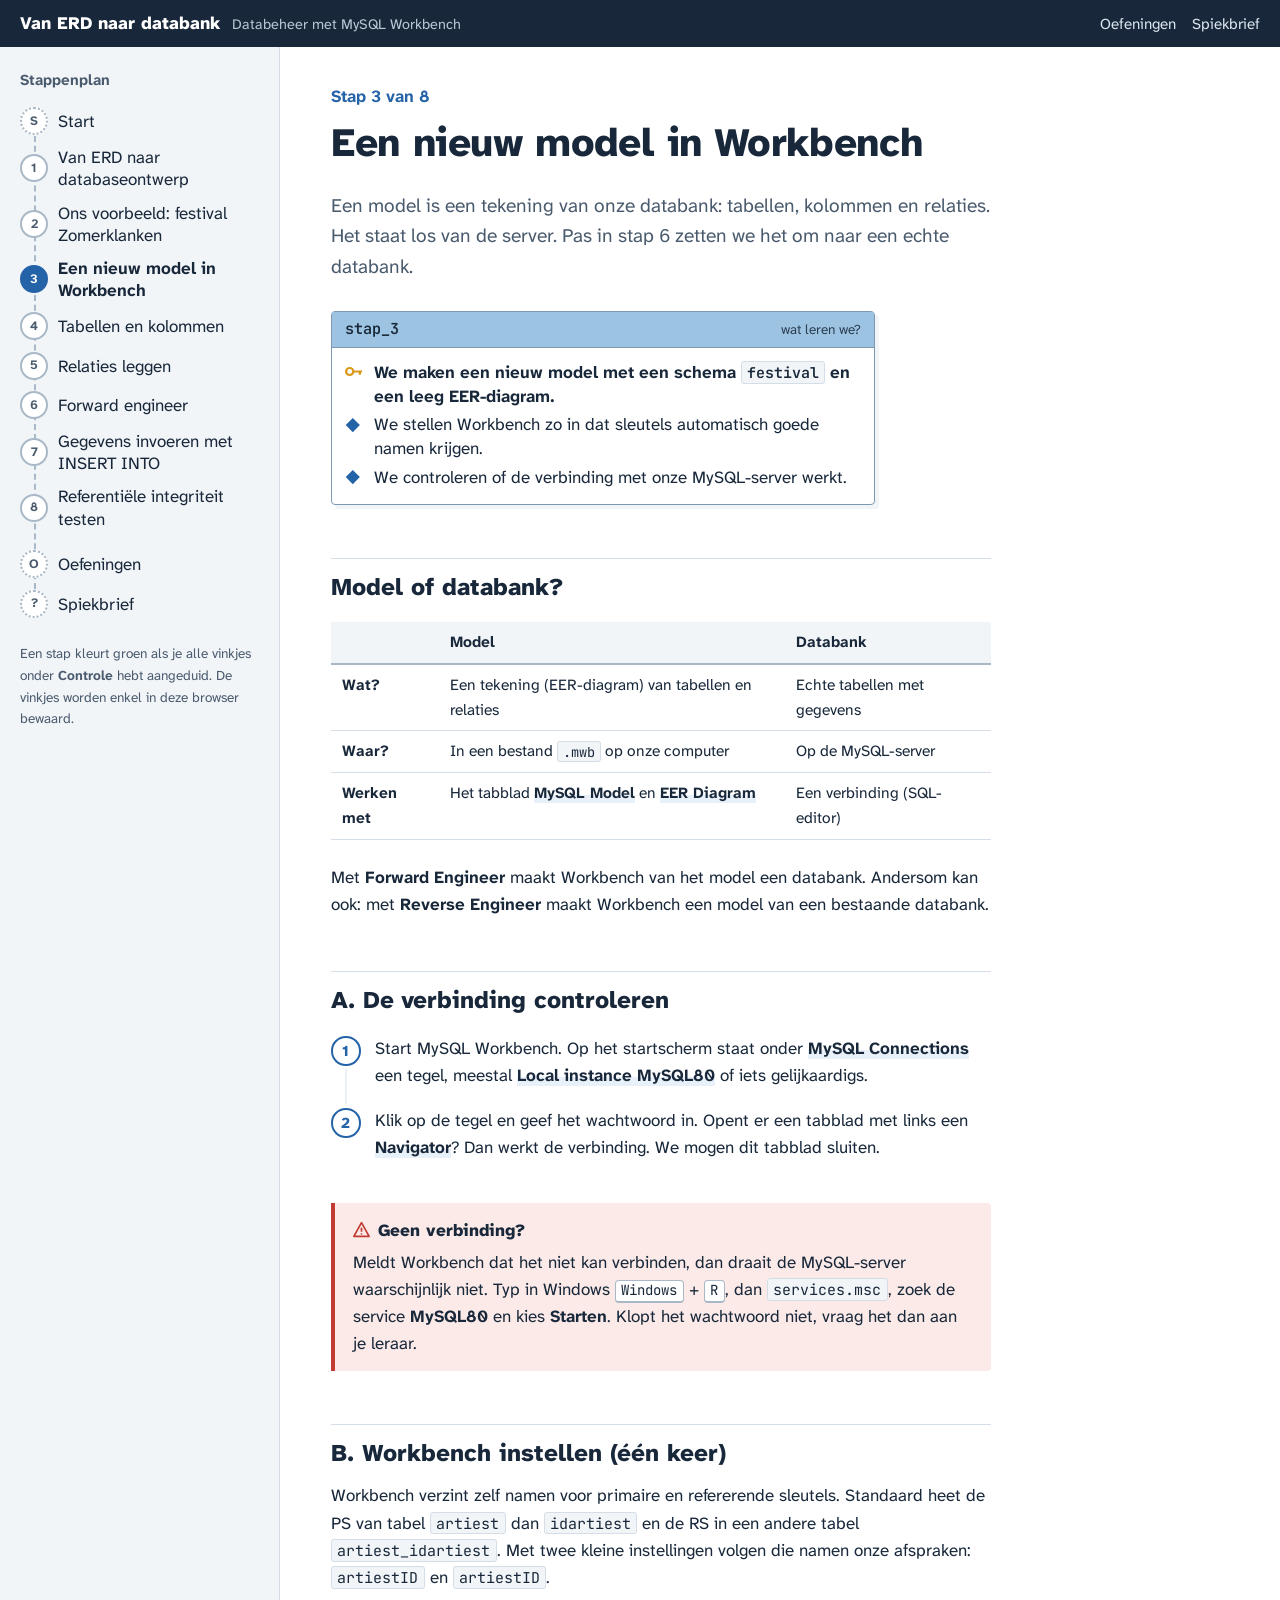
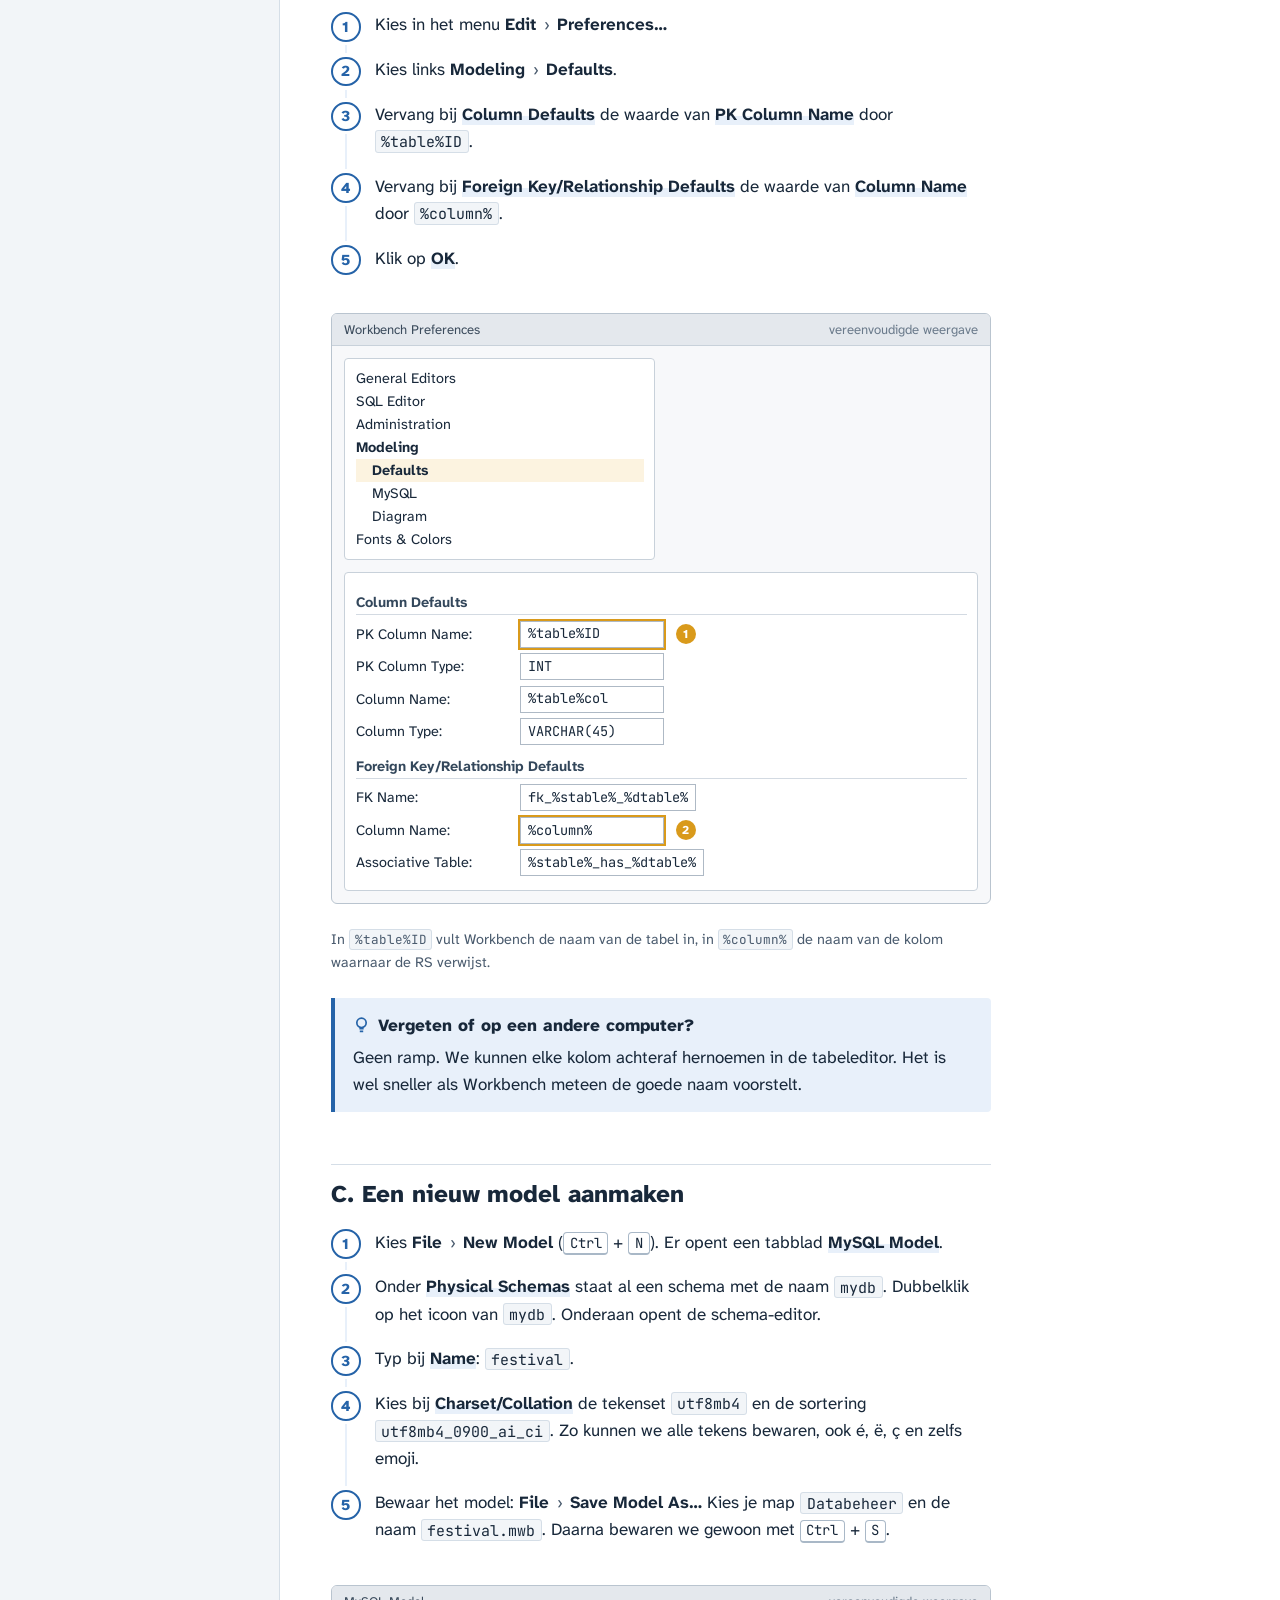
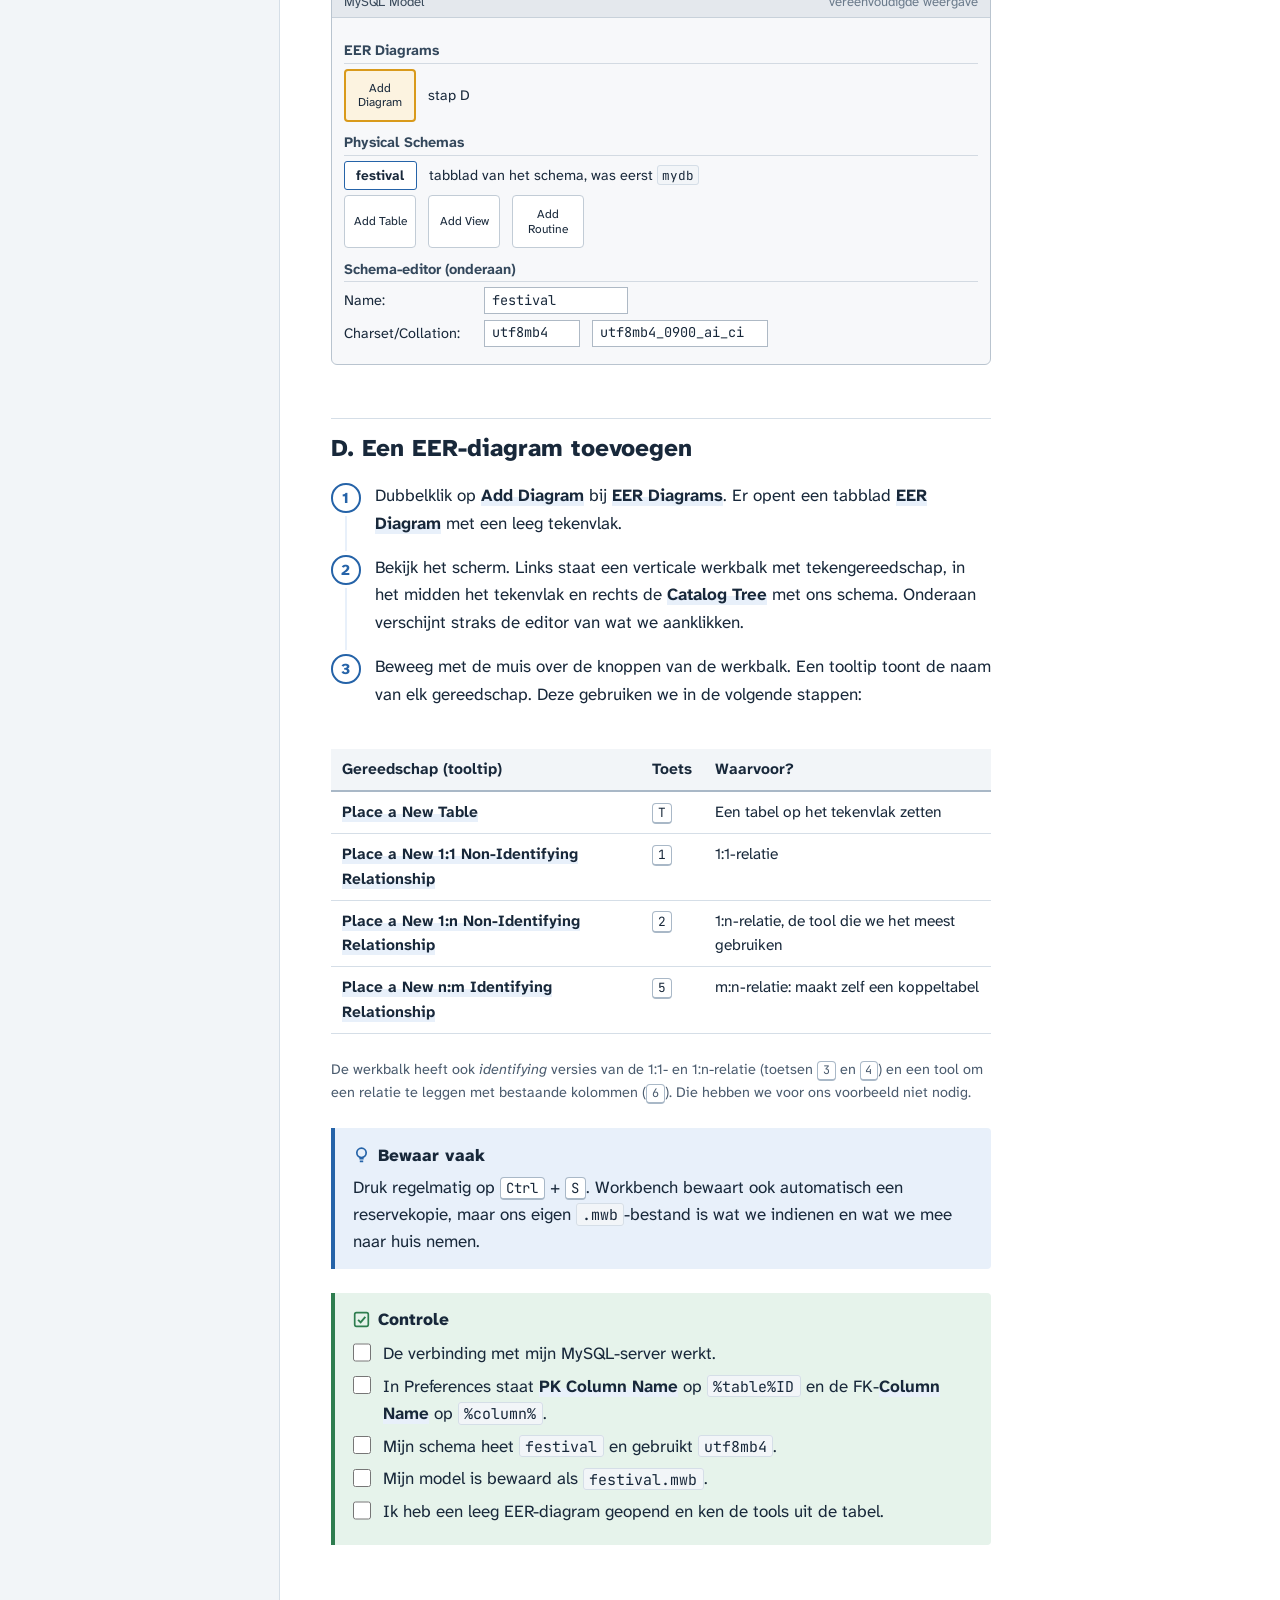
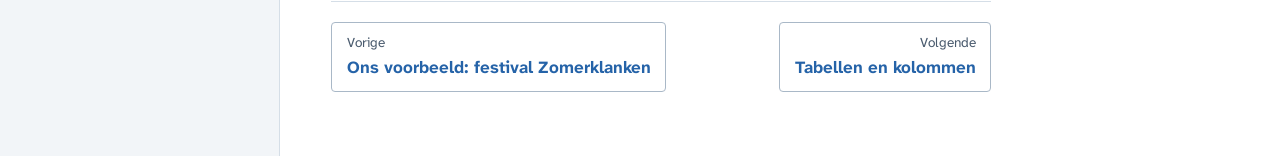
<file: 3-nieuw-model.html>
<!DOCTYPE html>
<html lang="nl">
<head>
<meta charset="utf-8">
<meta name="viewport" content="width=device-width, initial-scale=1">
<title>Stap 3: Een nieuw model in Workbench | Van ERD naar databank</title>
<link rel="icon" href="img/favicon.svg" type="image/svg+xml">
<link rel="stylesheet" href="css/style.css">
<script src="js/main.js" defer></script>
</head>
<body>
<a class="skip" href="#inhoud">Naar de inhoud</a>
<header class="topbar">
  <a class="brand" href="index.html"><span class="brand-title">Van ERD naar databank</span><span class="brand-sub">Databeheer met MySQL Workbench</span></a>
  <span class="spacer"></span>
  <a class="toplink" href="oefeningen.html">Oefeningen</a>
  <a class="toplink" href="spiekbrief.html">Spiekbrief</a>
  <button class="menu-toggle" type="button" aria-expanded="false" aria-controls="stappen">Stappen</button>
</header>

<div class="layout">
<nav class="sidebar" id="stappen" aria-label="Stappenplan"><noscript><p><a href="index.html">Naar het overzicht</a></p></noscript></nav>

<main id="inhoud">
<div class="content">

  <p class="step-no">Stap 3 van 8</p>
  <h1>Een nieuw model in Workbench</h1>
  <p class="lead">Een model is een tekening van onze databank: tabellen, kolommen en relaties. Het staat los van de server. Pas in stap 6 zetten we het om naar een echte databank.</p>

  <figure class="goals" aria-label="Wat leren we in deze stap?">
    <div class="goals-head"><span class="tname">stap_3</span><span class="hint">wat leren we?</span></div>
    <ul>
      <li class="key">We maken een nieuw model met een schema <code>festival</code> en een leeg EER-diagram.</li>
      <li>We stellen Workbench zo in dat sleutels automatisch goede namen krijgen.</li>
      <li>We controleren of de verbinding met onze MySQL-server werkt.</li>
    </ul>
  </figure>

  <h2>Model of databank?</h2>
  <div class="table-wrap">
  <table>
    <thead><tr><th></th><th>Model</th><th>Databank</th></tr></thead>
    <tbody>
      <tr><th scope="row">Wat?</th><td>Een tekening (EER-diagram) van tabellen en relaties</td><td>Echte tabellen met gegevens</td></tr>
      <tr><th scope="row">Waar?</th><td>In een bestand <code>.mwb</code> op onze computer</td><td>Op de MySQL-server</td></tr>
      <tr><th scope="row">Werken met</th><td>Het tabblad <span class="ui">MySQL Model</span> en <span class="ui">EER Diagram</span></td><td>Een verbinding (SQL-editor)</td></tr>
    </tbody>
  </table>
  </div>
  <p>Met <b>Forward Engineer</b> maakt Workbench van het model een databank. Andersom kan ook: met <b>Reverse Engineer</b> maakt Workbench een model van een bestaande databank.</p>

  <h2>A. De verbinding controleren</h2>
  <ol class="steps">
    <li><p>Start MySQL Workbench. Op het startscherm staat onder <span class="ui">MySQL Connections</span> een tegel, meestal <span class="ui">Local instance MySQL80</span> of iets gelijkaardigs.</p></li>
    <li><p>Klik op de tegel en geef het wachtwoord in. Opent er een tabblad met links een <span class="ui">Navigator</span>? Dan werkt de verbinding. We mogen dit tabblad sluiten.</p></li>
  </ol>
  <aside class="note warn">
    <p class="note-title">Geen verbinding?</p>
    <p>Meldt Workbench dat het niet kan verbinden, dan draait de MySQL-server waarschijnlijk niet. Typ in Windows <kbd>Windows</kbd> + <kbd>R</kbd>, dan <code>services.msc</code>, zoek de service <b>MySQL80</b> en kies <b>Starten</b>. Klopt het wachtwoord niet, vraag het dan aan je leraar.</p>
  </aside>

  <h2>B. Workbench instellen (één keer)</h2>
  <p>Workbench verzint zelf namen voor primaire en refererende sleutels. Standaard heet de PS van tabel <code>artiest</code> dan <code>idartiest</code> en de RS in een andere tabel <code>artiest_idartiest</code>. Met twee kleine instellingen volgen die namen onze afspraken: <code>artiestID</code> en <code>artiestID</code>.</p>
  <ol class="steps">
    <li><p>Kies in het menu <span class="menu-path">Edit <span class="sep">›</span> Preferences…</span></p></li>
    <li><p>Kies links <span class="menu-path">Modeling <span class="sep">›</span> Defaults</span>.</p></li>
    <li><p>Vervang bij <span class="ui">Column Defaults</span> de waarde van <span class="ui">PK Column Name</span> door <code>%table%ID</code>.</p></li>
    <li><p>Vervang bij <span class="ui">Foreign Key/Relationship Defaults</span> de waarde van <span class="ui">Column Name</span> door <code>%column%</code>.</p></li>
    <li><p>Klik op <span class="ui">OK</span>.</p></li>
  </ol>

  <div class="wb" role="img" aria-label="Vereenvoudigde weergave van het venster Workbench Preferences, onderdeel Modeling, Defaults">
    <div class="wb-title"><span>Workbench Preferences</span><span class="tag">vereenvoudigde weergave</span></div>
    <div class="wb-body">
      <div class="wb-cols">
        <div class="wb-box">
          <div>General Editors</div><div>SQL Editor</div><div>Administration</div>
          <div><b>Modeling</b></div><div style="padding-left:1rem;background:var(--gold-soft)"><b>Defaults</b></div>
          <div style="padding-left:1rem">MySQL</div><div style="padding-left:1rem">Diagram</div><div>Fonts &amp; Colors</div>
        </div>
        <div class="wb-box" style="grid-column: span 2">
          <div class="wb-section">Column Defaults</div>
          <div class="wb-row"><span style="min-width:9.5rem">PK Column Name:</span><span class="wb-field" style="outline:2px solid var(--gold)">%table%ID</span><span class="callout-num">1</span></div>
          <div class="wb-row"><span style="min-width:9.5rem">PK Column Type:</span><span class="wb-field">INT</span></div>
          <div class="wb-row"><span style="min-width:9.5rem">Column Name:</span><span class="wb-field">%table%col</span></div>
          <div class="wb-row"><span style="min-width:9.5rem">Column Type:</span><span class="wb-field">VARCHAR(45)</span></div>
          <div class="wb-section">Foreign Key/Relationship Defaults</div>
          <div class="wb-row"><span style="min-width:9.5rem">FK Name:</span><span class="wb-field">fk_%stable%_%dtable%</span></div>
          <div class="wb-row"><span style="min-width:9.5rem">Column Name:</span><span class="wb-field" style="outline:2px solid var(--gold)">%column%</span><span class="callout-num">2</span></div>
          <div class="wb-row"><span style="min-width:9.5rem">Associative Table:</span><span class="wb-field">%stable%_has_%dtable%</span></div>
        </div>
      </div>
    </div>
  </div>
  <p class="small muted">In <code>%table%ID</code> vult Workbench de naam van de tabel in, in <code>%column%</code> de naam van de kolom waarnaar de RS verwijst.</p>

  <aside class="note tip">
    <p class="note-title">Vergeten of op een andere computer?</p>
    <p>Geen ramp. We kunnen elke kolom achteraf hernoemen in de tabeleditor. Het is wel sneller als Workbench meteen de goede naam voorstelt.</p>
  </aside>

  <h2>C. Een nieuw model aanmaken</h2>
  <ol class="steps">
    <li><p>Kies <span class="menu-path">File <span class="sep">›</span> New Model</span> (<kbd>Ctrl</kbd> + <kbd>N</kbd>). Er opent een tabblad <span class="ui">MySQL Model</span>.</p></li>
    <li><p>Onder <span class="ui">Physical Schemas</span> staat al een schema met de naam <code>mydb</code>. Dubbelklik op het icoon van <code>mydb</code>. Onderaan opent de schema-editor.</p></li>
    <li><p>Typ bij <span class="ui">Name</span>: <code>festival</code>.</p></li>
    <li><p>Kies bij <span class="ui">Charset/Collation</span> de tekenset <code>utf8mb4</code> en de sortering <code>utf8mb4_0900_ai_ci</code>. Zo kunnen we alle tekens bewaren, ook é, ë, ç en zelfs emoji.</p></li>
    <li><p>Bewaar het model: <span class="menu-path">File <span class="sep">›</span> Save Model As…</span> Kies je map <code>Databeheer</code> en de naam <code>festival.mwb</code>. Daarna bewaren we gewoon met <kbd>Ctrl</kbd> + <kbd>S</kbd>.</p></li>
  </ol>

  <div class="wb" role="img" aria-label="Vereenvoudigde weergave van het tabblad MySQL Model met Add Diagram en het schema festival">
    <div class="wb-title"><span>MySQL Model</span><span class="tag">vereenvoudigde weergave</span></div>
    <div class="wb-body">
      <div class="wb-section">EER Diagrams</div>
      <div class="wb-row"><span class="wb-icon hl">Add Diagram</span><span class="small">stap D</span></div>
      <div class="wb-section">Physical Schemas</div>
      <div class="wb-row"><span class="wb-btn primary"><b>festival</b></span><span class="small">tabblad van het schema, was eerst <code>mydb</code></span></div>
      <div class="wb-row"><span class="wb-icon">Add Table</span><span class="wb-icon">Add View</span><span class="wb-icon">Add Routine</span></div>
      <div class="wb-section">Schema-editor (onderaan)</div>
      <div class="wb-row"><span style="min-width:8rem">Name:</span><span class="wb-field">festival</span></div>
      <div class="wb-row"><span style="min-width:8rem">Charset/Collation:</span><span class="wb-field" style="min-width:6rem">utf8mb4</span><span class="wb-field" style="min-width:11rem">utf8mb4_0900_ai_ci</span></div>
    </div>
  </div>

  <h2>D. Een EER-diagram toevoegen</h2>
  <ol class="steps">
    <li><p>Dubbelklik op <span class="ui">Add Diagram</span> bij <span class="ui">EER Diagrams</span>. Er opent een tabblad <span class="ui">EER Diagram</span> met een leeg tekenvlak.</p></li>
    <li><p>Bekijk het scherm. Links staat een verticale werkbalk met tekengereedschap, in het midden het tekenvlak en rechts de <span class="ui">Catalog Tree</span> met ons schema. Onderaan verschijnt straks de editor van wat we aanklikken.</p></li>
    <li><p>Beweeg met de muis over de knoppen van de werkbalk. Een tooltip toont de naam van elk gereedschap. Deze gebruiken we in de volgende stappen:</p></li>
  </ol>

  <div class="table-wrap">
  <table>
    <thead><tr><th>Gereedschap (tooltip)</th><th>Toets</th><th>Waarvoor?</th></tr></thead>
    <tbody>
      <tr><td><span class="ui">Place a New Table</span></td><td><kbd>T</kbd></td><td>Een tabel op het tekenvlak zetten</td></tr>
      <tr><td><span class="ui">Place a New 1:1 Non-Identifying Relationship</span></td><td><kbd>1</kbd></td><td>1:1-relatie</td></tr>
      <tr><td><span class="ui">Place a New 1:n Non-Identifying Relationship</span></td><td><kbd>2</kbd></td><td>1:n-relatie, de tool die we het meest gebruiken</td></tr>
      <tr><td><span class="ui">Place a New n:m Identifying Relationship</span></td><td><kbd>5</kbd></td><td>m:n-relatie: maakt zelf een koppeltabel</td></tr>
    </tbody>
  </table>
  </div>
  <p class="small muted">De werkbalk heeft ook <i>identifying</i> versies van de 1:1- en 1:n-relatie (toetsen <kbd>3</kbd> en <kbd>4</kbd>) en een tool om een relatie te leggen met bestaande kolommen (<kbd>6</kbd>). Die hebben we voor ons voorbeeld niet nodig.</p>

  <aside class="note tip">
    <p class="note-title">Bewaar vaak</p>
    <p>Druk regelmatig op <kbd>Ctrl</kbd> + <kbd>S</kbd>. Workbench bewaart ook automatisch een reservekopie, maar ons eigen <code>.mwb</code>-bestand is wat we indienen en wat we mee naar huis nemen.</p>
  </aside>

  <aside class="note check">
    <p class="note-title">Controle</p>
    <ul class="checklist" data-key="stap3">
      <li><label><input type="checkbox"><span>De verbinding met mijn MySQL-server werkt.</span></label></li>
      <li><label><input type="checkbox"><span>In Preferences staat <span class="ui">PK Column Name</span> op <code>%table%ID</code> en de FK-<span class="ui">Column Name</span> op <code>%column%</code>.</span></label></li>
      <li><label><input type="checkbox"><span>Mijn schema heet <code>festival</code> en gebruikt <code>utf8mb4</code>.</span></label></li>
      <li><label><input type="checkbox"><span>Mijn model is bewaard als <code>festival.mwb</code>.</span></label></li>
      <li><label><input type="checkbox"><span>Ik heb een leeg EER-diagram geopend en ken de tools uit de tabel.</span></label></li>
    </ul>
  </aside>

  <nav class="pager" data-auto aria-label="Vorige en volgende stap"></nav>
</div>
</main>
</div>
</body>
</html>
</file>
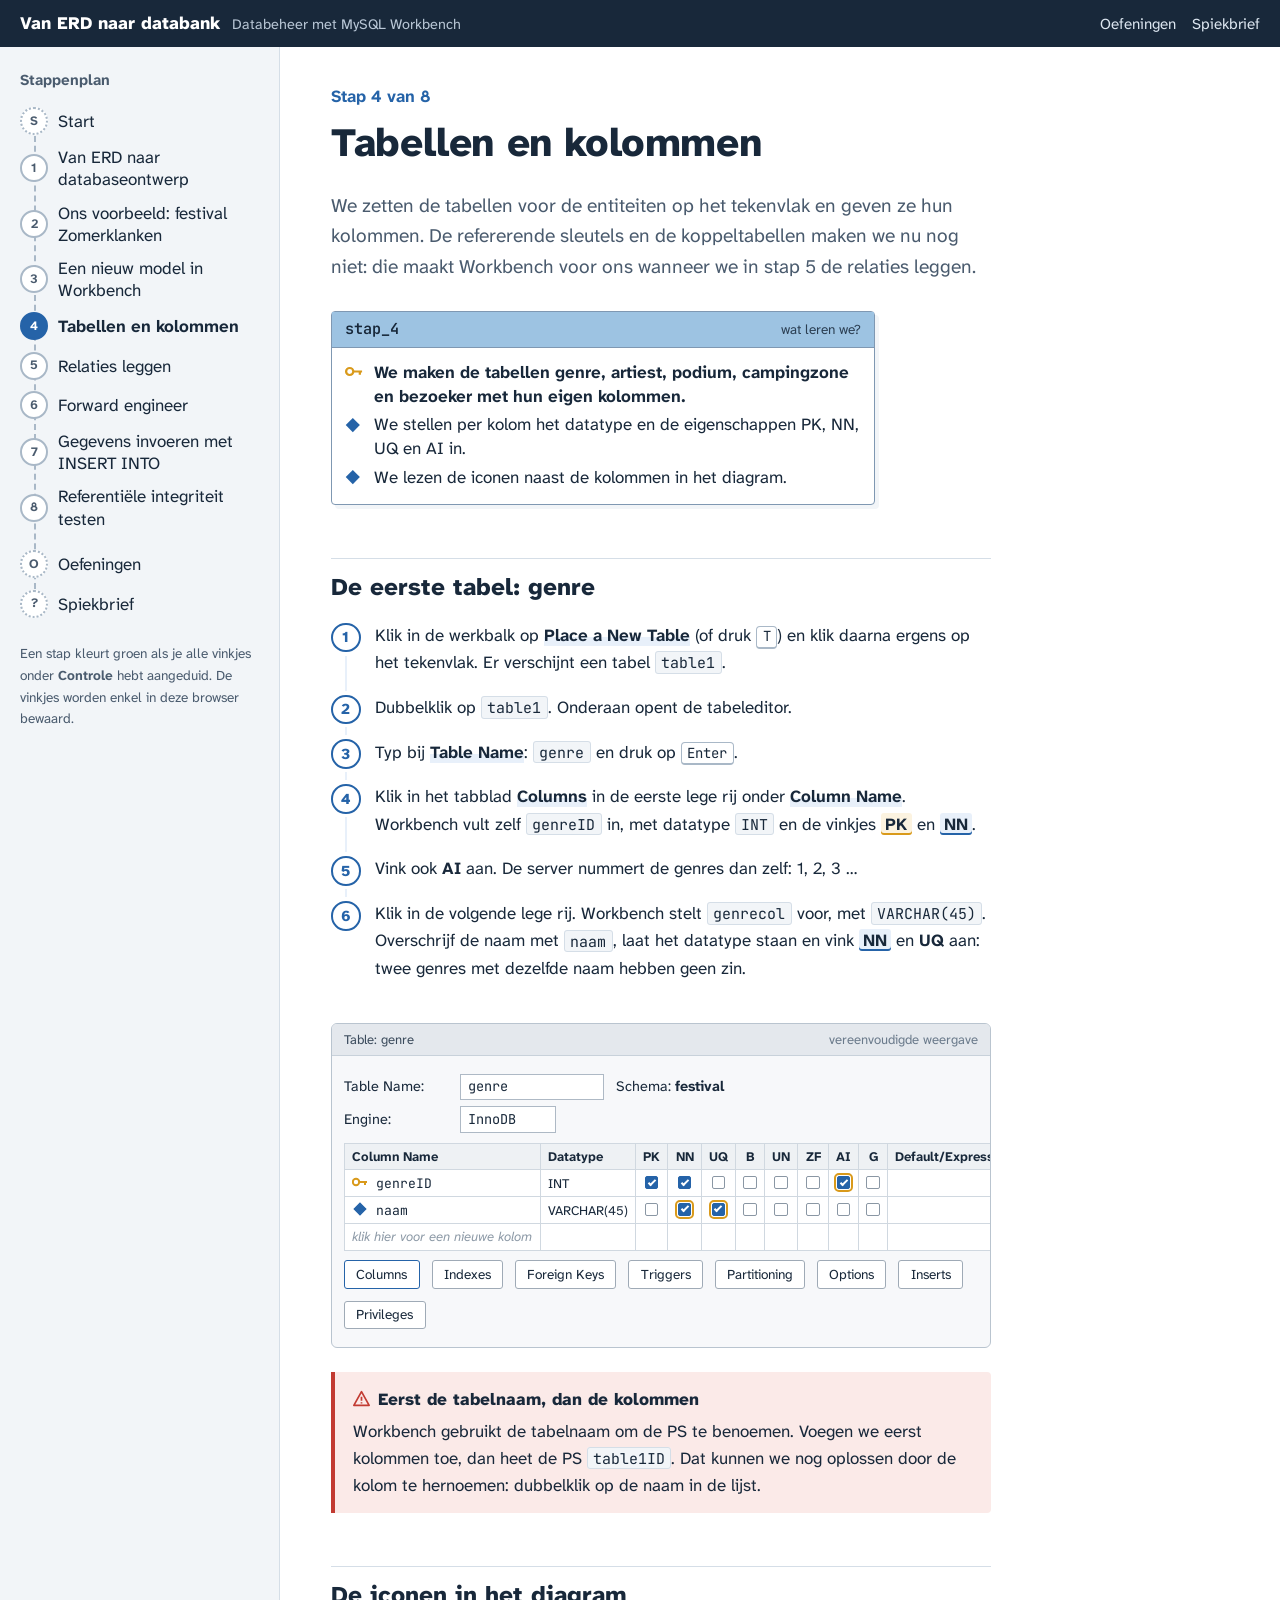
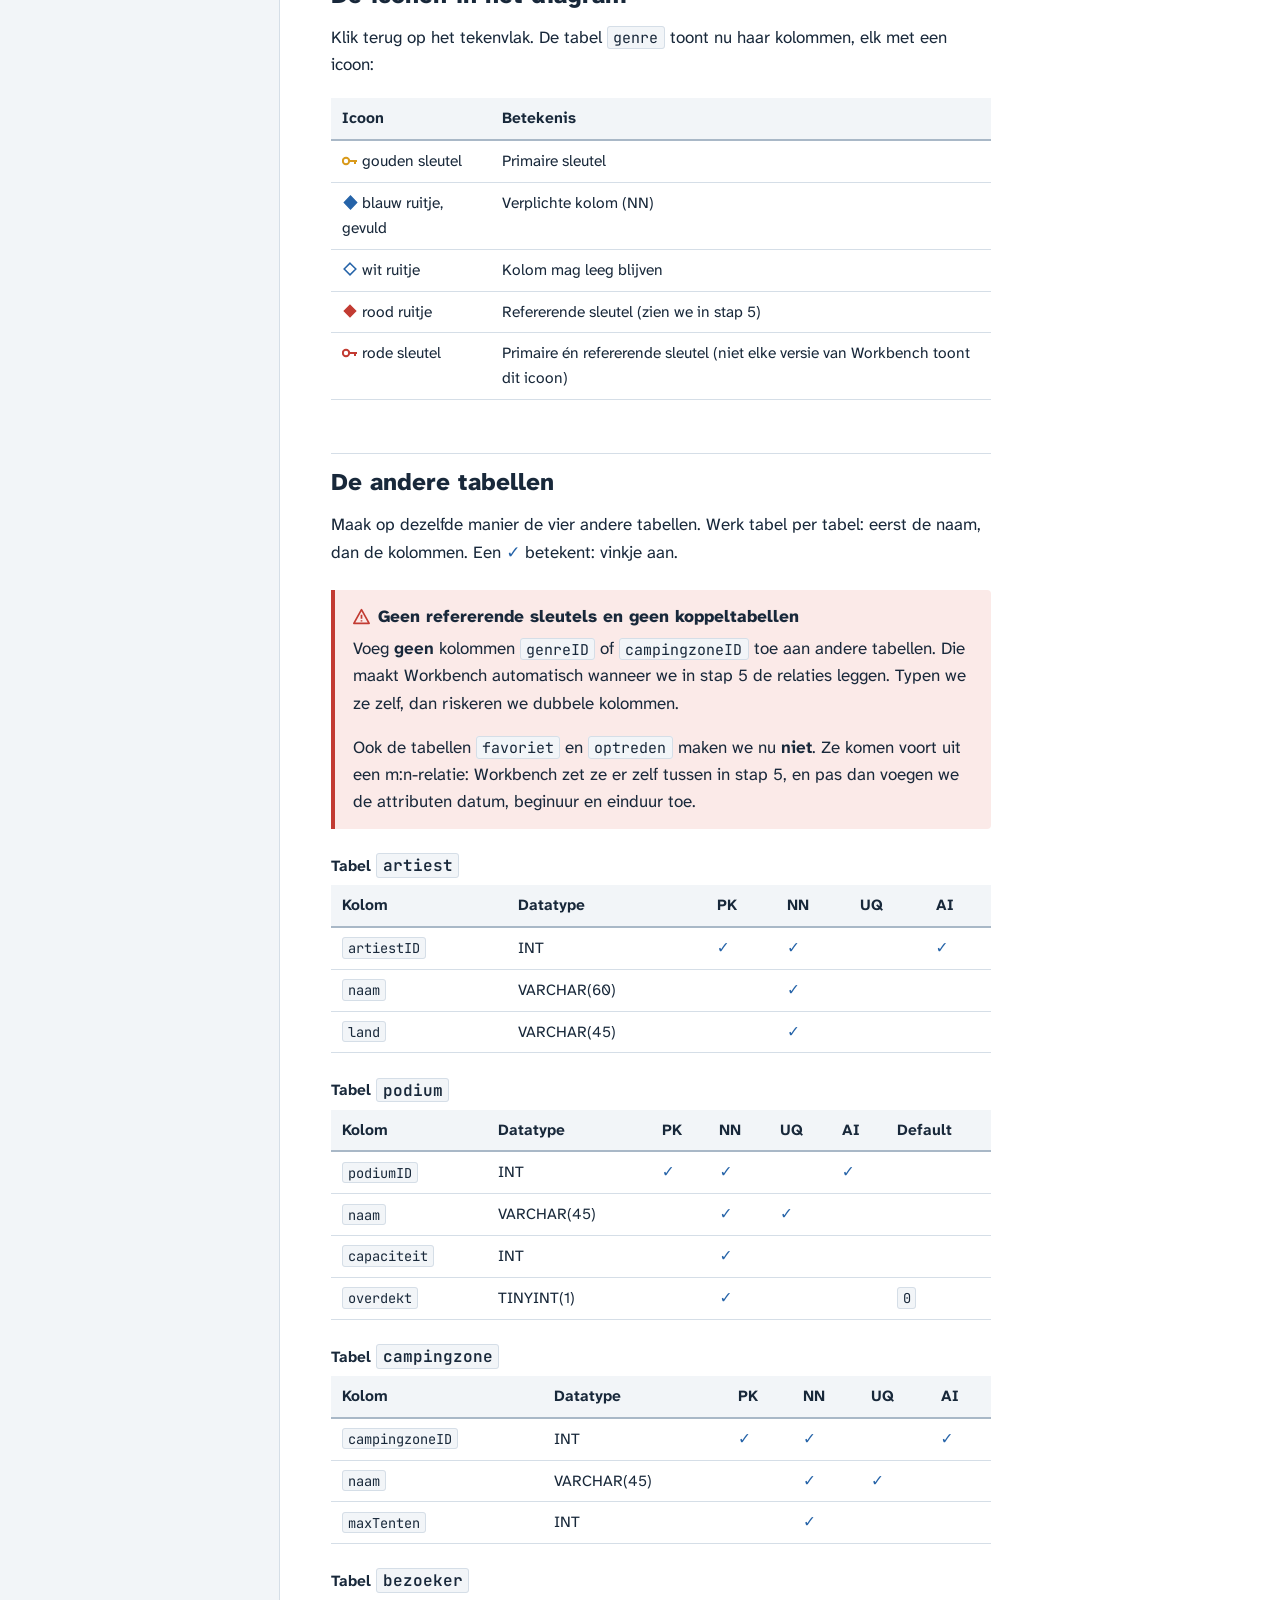
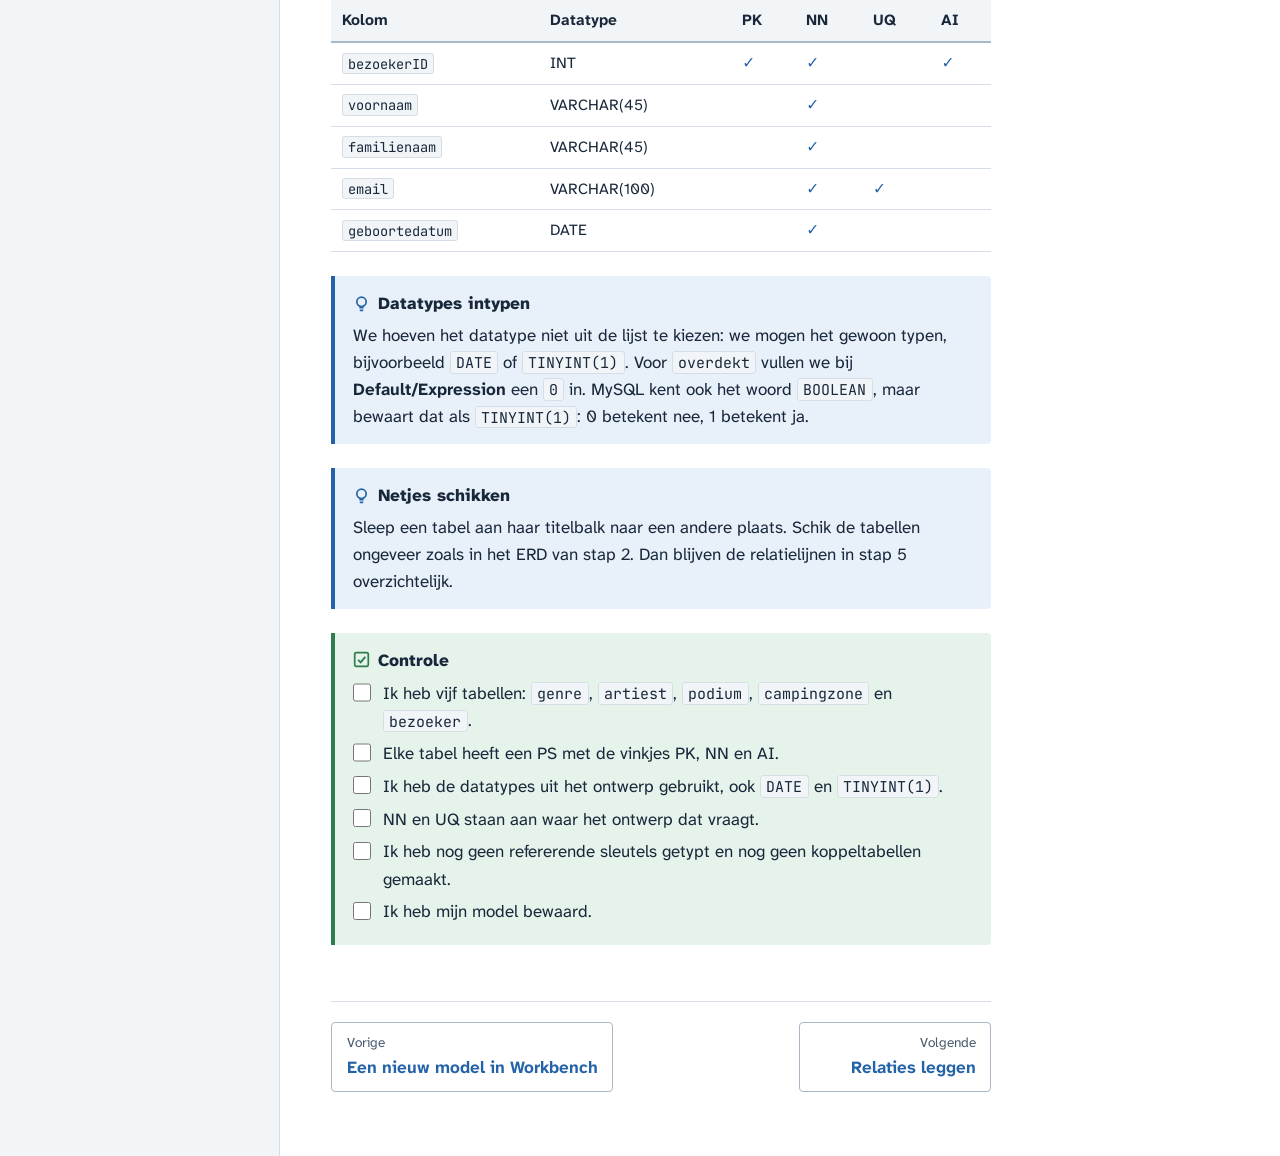
<file: 4-tabellen.html>
<!DOCTYPE html>
<html lang="nl">
<head>
<meta charset="utf-8">
<meta name="viewport" content="width=device-width, initial-scale=1">
<title>Stap 4: Tabellen en kolommen | Van ERD naar databank</title>
<link rel="icon" href="img/favicon.svg" type="image/svg+xml">
<link rel="stylesheet" href="css/style.css">
<script src="js/main.js" defer></script>
</head>
<body>
<a class="skip" href="#inhoud">Naar de inhoud</a>
<header class="topbar">
  <a class="brand" href="index.html"><span class="brand-title">Van ERD naar databank</span><span class="brand-sub">Databeheer met MySQL Workbench</span></a>
  <span class="spacer"></span>
  <a class="toplink" href="oefeningen.html">Oefeningen</a>
  <a class="toplink" href="spiekbrief.html">Spiekbrief</a>
  <button class="menu-toggle" type="button" aria-expanded="false" aria-controls="stappen">Stappen</button>
</header>

<div class="layout">
<nav class="sidebar" id="stappen" aria-label="Stappenplan"><noscript><p><a href="index.html">Naar het overzicht</a></p></noscript></nav>

<main id="inhoud">
<div class="content">

  <p class="step-no">Stap 4 van 8</p>
  <h1>Tabellen en kolommen</h1>
  <p class="lead">We zetten de tabellen voor de entiteiten op het tekenvlak en geven ze hun kolommen. De refererende sleutels en de koppeltabellen maken we nu nog niet: die maakt Workbench voor ons wanneer we in stap 5 de relaties leggen.</p>

  <figure class="goals" aria-label="Wat leren we in deze stap?">
    <div class="goals-head"><span class="tname">stap_4</span><span class="hint">wat leren we?</span></div>
    <ul>
      <li class="key">We maken de tabellen genre, artiest, podium, campingzone en bezoeker met hun eigen kolommen.</li>
      <li>We stellen per kolom het datatype en de eigenschappen PK, NN, UQ en AI in.</li>
      <li>We lezen de iconen naast de kolommen in het diagram.</li>
    </ul>
  </figure>

  <h2>De eerste tabel: genre</h2>
  <ol class="steps">
    <li><p>Klik in de werkbalk op <span class="ui">Place a New Table</span> (of druk <kbd>T</kbd>) en klik daarna ergens op het tekenvlak. Er verschijnt een tabel <code>table1</code>.</p></li>
    <li><p>Dubbelklik op <code>table1</code>. Onderaan opent de tabeleditor.</p></li>
    <li><p>Typ bij <span class="ui">Table Name</span>: <code>genre</code> en druk op <kbd>Enter</kbd>.</p></li>
    <li><p>Klik in het tabblad <span class="ui">Columns</span> in de eerste lege rij onder <span class="ui">Column Name</span>. Workbench vult zelf <code>genreID</code> in, met datatype <code>INT</code> en de vinkjes <span class="pk">PK</span> en <span class="nn">NN</span>.</p></li>
    <li><p>Vink ook <b>AI</b> aan. De server nummert de genres dan zelf: 1, 2, 3 …</p></li>
    <li><p>Klik in de volgende lege rij. Workbench stelt <code>genrecol</code> voor, met <code>VARCHAR(45)</code>. Overschrijf de naam met <code>naam</code>, laat het datatype staan en vink <span class="nn">NN</span> en <b>UQ</b> aan: twee genres met dezelfde naam hebben geen zin.</p></li>
  </ol>

  <div class="wb" role="img" aria-label="Vereenvoudigde weergave van de tabeleditor met de tabel genre">
    <div class="wb-title"><span>Table: genre</span><span class="tag">vereenvoudigde weergave</span></div>
    <div class="wb-body">
      <div class="wb-row"><span style="min-width:6.5rem">Table Name:</span><span class="wb-field">genre</span><span>Schema: <b>festival</b></span></div>
      <div class="wb-row"><span style="min-width:6.5rem">Engine:</span><span class="wb-field" style="min-width:6rem">InnoDB</span></div>
      <table class="wb-grid" style="margin-top:0.6rem">
        <thead><tr><th>Column Name</th><th>Datatype</th><th>PK</th><th>NN</th><th>UQ</th><th>B</th><th>UN</th><th>ZF</th><th>AI</th><th>G</th><th>Default/Expression</th></tr></thead>
        <tbody>
          <tr><td class="name"><span class="ico ico-pk"></span> genreID</td><td>INT</td><td><span class="cb on"></span></td><td><span class="cb on"></span></td><td><span class="cb"></span></td><td><span class="cb"></span></td><td><span class="cb"></span></td><td><span class="cb"></span></td><td><span class="cb on hl"></span></td><td><span class="cb"></span></td><td></td></tr>
          <tr><td class="name"><span class="ico ico-nn"></span> naam</td><td>VARCHAR(45)</td><td><span class="cb"></span></td><td><span class="cb on hl"></span></td><td><span class="cb on hl"></span></td><td><span class="cb"></span></td><td><span class="cb"></span></td><td><span class="cb"></span></td><td><span class="cb"></span></td><td><span class="cb"></span></td><td></td></tr>
          <tr class="new"><td>klik hier voor een nieuwe kolom</td><td></td><td></td><td></td><td></td><td></td><td></td><td></td><td></td><td></td><td></td></tr>
        </tbody>
      </table>
      <div class="wb-row" style="margin-top:0.6rem"><span class="wb-btn primary">Columns</span><span class="wb-btn">Indexes</span><span class="wb-btn">Foreign Keys</span><span class="wb-btn">Triggers</span><span class="wb-btn">Partitioning</span><span class="wb-btn">Options</span><span class="wb-btn">Inserts</span><span class="wb-btn">Privileges</span></div>
    </div>
  </div>

  <aside class="note warn">
    <p class="note-title">Eerst de tabelnaam, dan de kolommen</p>
    <p>Workbench gebruikt de tabelnaam om de PS te benoemen. Voegen we eerst kolommen toe, dan heet de PS <code>table1ID</code>. Dat kunnen we nog oplossen door de kolom te hernoemen: dubbelklik op de naam in de lijst.</p>
  </aside>

  <h2>De iconen in het diagram</h2>
  <p>Klik terug op het tekenvlak. De tabel <code>genre</code> toont nu haar kolommen, elk met een icoon:</p>
  <div class="table-wrap">
  <table>
    <thead><tr><th>Icoon</th><th>Betekenis</th></tr></thead>
    <tbody>
      <tr><td><span class="ico ico-pk"></span> gouden sleutel</td><td>Primaire sleutel</td></tr>
      <tr><td><span class="ico ico-nn"></span> blauw ruitje, gevuld</td><td>Verplichte kolom (NN)</td></tr>
      <tr><td><span class="ico ico-null"></span> wit ruitje</td><td>Kolom mag leeg blijven</td></tr>
      <tr><td><span class="ico ico-fk"></span> rood ruitje</td><td>Refererende sleutel (zien we in stap 5)</td></tr>
      <tr><td><span class="ico ico-pfk"></span> rode sleutel</td><td>Primaire én refererende sleutel (niet elke versie van Workbench toont dit icoon)</td></tr>
    </tbody>
  </table>
  </div>

  <h2>De andere tabellen</h2>
  <p>Maak op dezelfde manier de vier andere tabellen. Werk tabel per tabel: eerst de naam, dan de kolommen. Een <span class="yes">✓</span> betekent: vinkje aan.</p>

  <aside class="note warn">
    <p class="note-title">Geen refererende sleutels en geen koppeltabellen</p>
    <p>Voeg <b>geen</b> kolommen <code>genreID</code> of <code>campingzoneID</code> toe aan andere tabellen. Die maakt Workbench automatisch wanneer we in stap 5 de relaties leggen. Typen we ze zelf, dan riskeren we dubbele kolommen.</p>
    <p>Ook de tabellen <code>favoriet</code> en <code>optreden</code> maken we nu <b>niet</b>. Ze komen voort uit een m:n-relatie: Workbench zet ze er zelf tussen in stap 5, en pas dan voegen we de attributen datum, beginuur en einduur toe.</p>
  </aside>

  <div class="table-wrap"><table class="design">
    <caption>Tabel <code>artiest</code></caption>
    <thead><tr><th>Kolom</th><th>Datatype</th><th>PK</th><th>NN</th><th>UQ</th><th>AI</th></tr></thead>
    <tbody>
      <tr><td><code>artiestID</code></td><td>INT</td><td class="yes">✓</td><td class="yes">✓</td><td></td><td class="yes">✓</td></tr>
      <tr><td><code>naam</code></td><td>VARCHAR(60)</td><td></td><td class="yes">✓</td><td></td><td></td></tr>
      <tr><td><code>land</code></td><td>VARCHAR(45)</td><td></td><td class="yes">✓</td><td></td><td></td></tr>
    </tbody>
  </table></div>

  <div class="table-wrap"><table class="design">
    <caption>Tabel <code>podium</code></caption>
    <thead><tr><th>Kolom</th><th>Datatype</th><th>PK</th><th>NN</th><th>UQ</th><th>AI</th><th>Default</th></tr></thead>
    <tbody>
      <tr><td><code>podiumID</code></td><td>INT</td><td class="yes">✓</td><td class="yes">✓</td><td></td><td class="yes">✓</td><td></td></tr>
      <tr><td><code>naam</code></td><td>VARCHAR(45)</td><td></td><td class="yes">✓</td><td class="yes">✓</td><td></td><td></td></tr>
      <tr><td><code>capaciteit</code></td><td>INT</td><td></td><td class="yes">✓</td><td></td><td></td><td></td></tr>
      <tr><td><code>overdekt</code></td><td>TINYINT(1)</td><td></td><td class="yes">✓</td><td></td><td></td><td><code>0</code></td></tr>
    </tbody>
  </table></div>

  <div class="table-wrap"><table class="design">
    <caption>Tabel <code>campingzone</code></caption>
    <thead><tr><th>Kolom</th><th>Datatype</th><th>PK</th><th>NN</th><th>UQ</th><th>AI</th></tr></thead>
    <tbody>
      <tr><td><code>campingzoneID</code></td><td>INT</td><td class="yes">✓</td><td class="yes">✓</td><td></td><td class="yes">✓</td></tr>
      <tr><td><code>naam</code></td><td>VARCHAR(45)</td><td></td><td class="yes">✓</td><td class="yes">✓</td><td></td></tr>
      <tr><td><code>maxTenten</code></td><td>INT</td><td></td><td class="yes">✓</td><td></td><td></td></tr>
    </tbody>
  </table></div>

  <div class="table-wrap"><table class="design">
    <caption>Tabel <code>bezoeker</code></caption>
    <thead><tr><th>Kolom</th><th>Datatype</th><th>PK</th><th>NN</th><th>UQ</th><th>AI</th></tr></thead>
    <tbody>
      <tr><td><code>bezoekerID</code></td><td>INT</td><td class="yes">✓</td><td class="yes">✓</td><td></td><td class="yes">✓</td></tr>
      <tr><td><code>voornaam</code></td><td>VARCHAR(45)</td><td></td><td class="yes">✓</td><td></td><td></td></tr>
      <tr><td><code>familienaam</code></td><td>VARCHAR(45)</td><td></td><td class="yes">✓</td><td></td><td></td></tr>
      <tr><td><code>email</code></td><td>VARCHAR(100)</td><td></td><td class="yes">✓</td><td class="yes">✓</td><td></td></tr>
      <tr><td><code>geboortedatum</code></td><td>DATE</td><td></td><td class="yes">✓</td><td></td><td></td></tr>
    </tbody>
  </table></div>

  <aside class="note tip">
    <p class="note-title">Datatypes intypen</p>
    <p>We hoeven het datatype niet uit de lijst te kiezen: we mogen het gewoon typen, bijvoorbeeld <code>DATE</code> of <code>TINYINT(1)</code>. Voor <code>overdekt</code> vullen we bij <span class="ui">Default/Expression</span> een <code>0</code> in. MySQL kent ook het woord <code>BOOLEAN</code>, maar bewaart dat als <code>TINYINT(1)</code>: 0 betekent nee, 1 betekent ja.</p>
  </aside>
  <aside class="note tip">
    <p class="note-title">Netjes schikken</p>
    <p>Sleep een tabel aan haar titelbalk naar een andere plaats. Schik de tabellen ongeveer zoals in het ERD van stap 2. Dan blijven de relatielijnen in stap 5 overzichtelijk.</p>
  </aside>

  <aside class="note check">
    <p class="note-title">Controle</p>
    <ul class="checklist" data-key="stap4">
      <li><label><input type="checkbox"><span>Ik heb vijf tabellen: <code>genre</code>, <code>artiest</code>, <code>podium</code>, <code>campingzone</code> en <code>bezoeker</code>.</span></label></li>
      <li><label><input type="checkbox"><span>Elke tabel heeft een PS met de vinkjes PK, NN en AI.</span></label></li>
      <li><label><input type="checkbox"><span>Ik heb de datatypes uit het ontwerp gebruikt, ook <code>DATE</code> en <code>TINYINT(1)</code>.</span></label></li>
      <li><label><input type="checkbox"><span>NN en UQ staan aan waar het ontwerp dat vraagt.</span></label></li>
      <li><label><input type="checkbox"><span>Ik heb nog geen refererende sleutels getypt en nog geen koppeltabellen gemaakt.</span></label></li>
      <li><label><input type="checkbox"><span>Ik heb mijn model bewaard.</span></label></li>
    </ul>
  </aside>

  <nav class="pager" data-auto aria-label="Vorige en volgende stap"></nav>
</div>
</main>
</div>
</body>
</html>
</file>
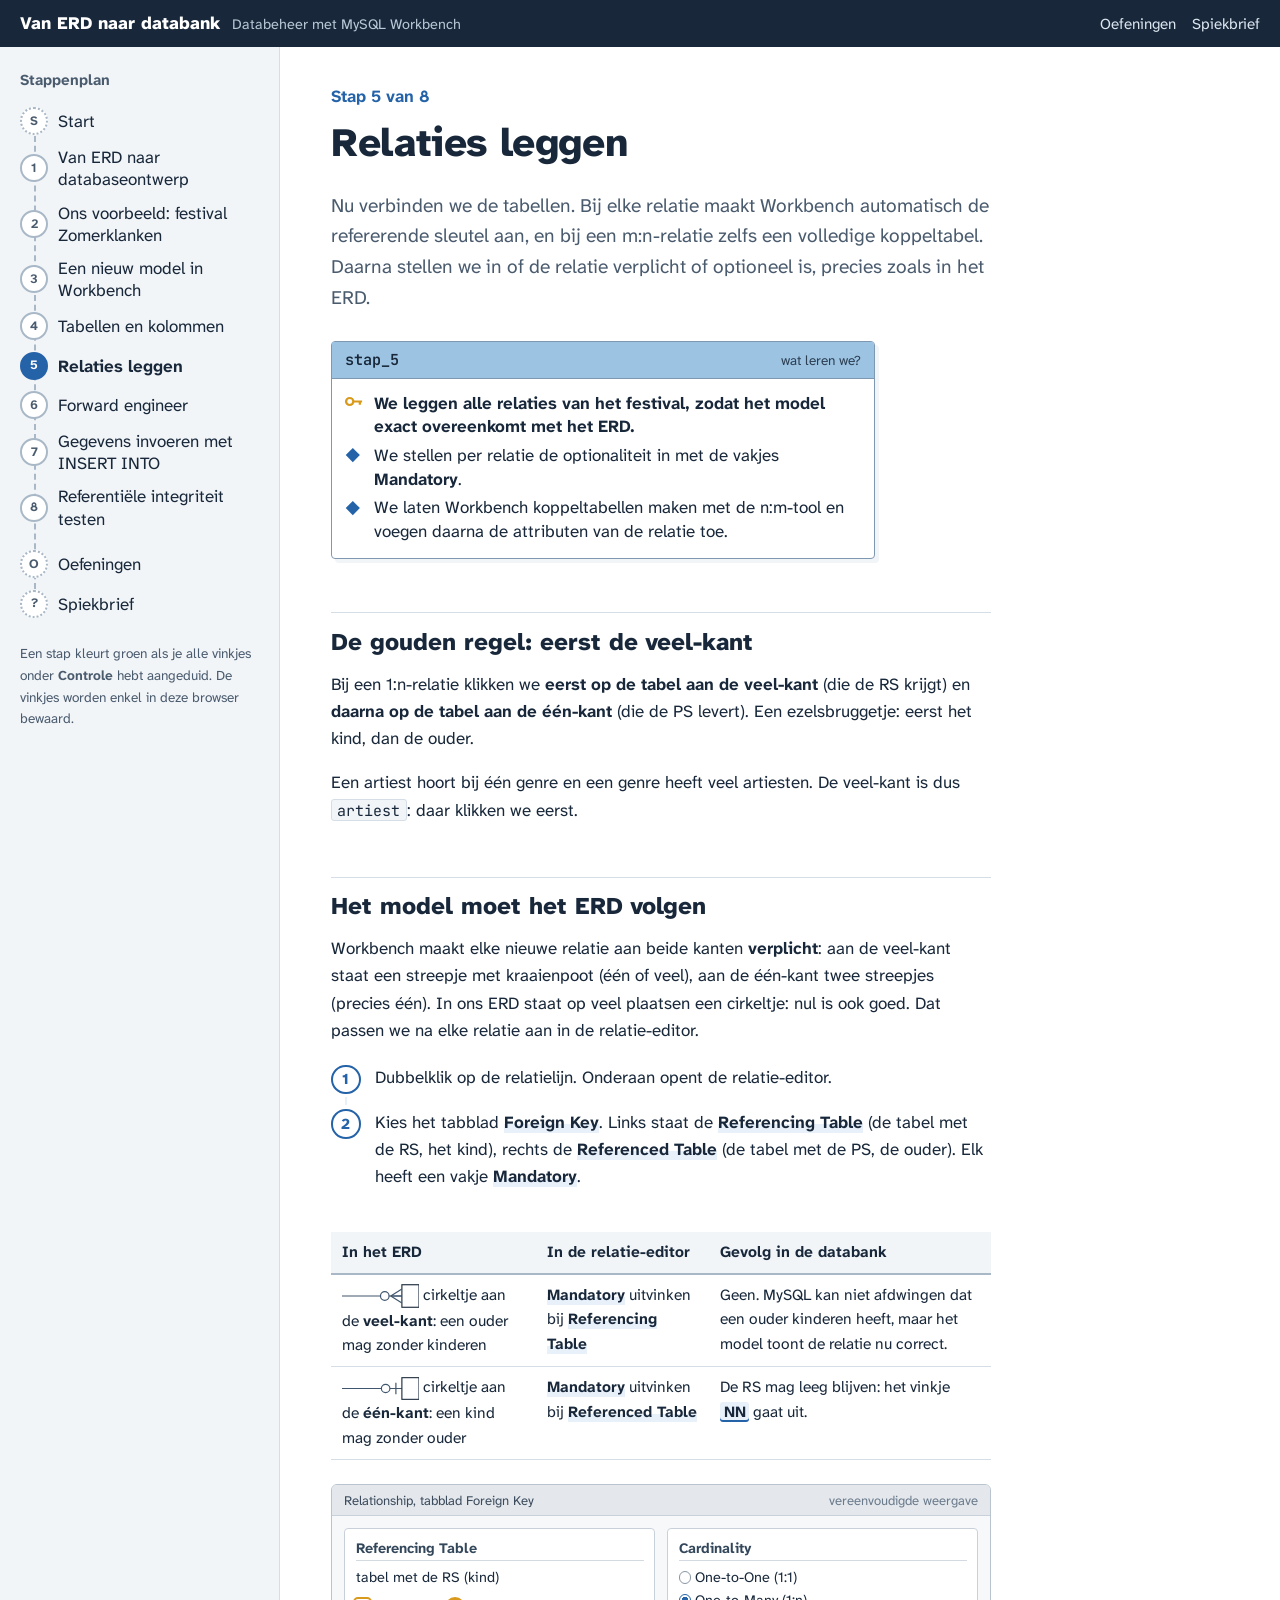
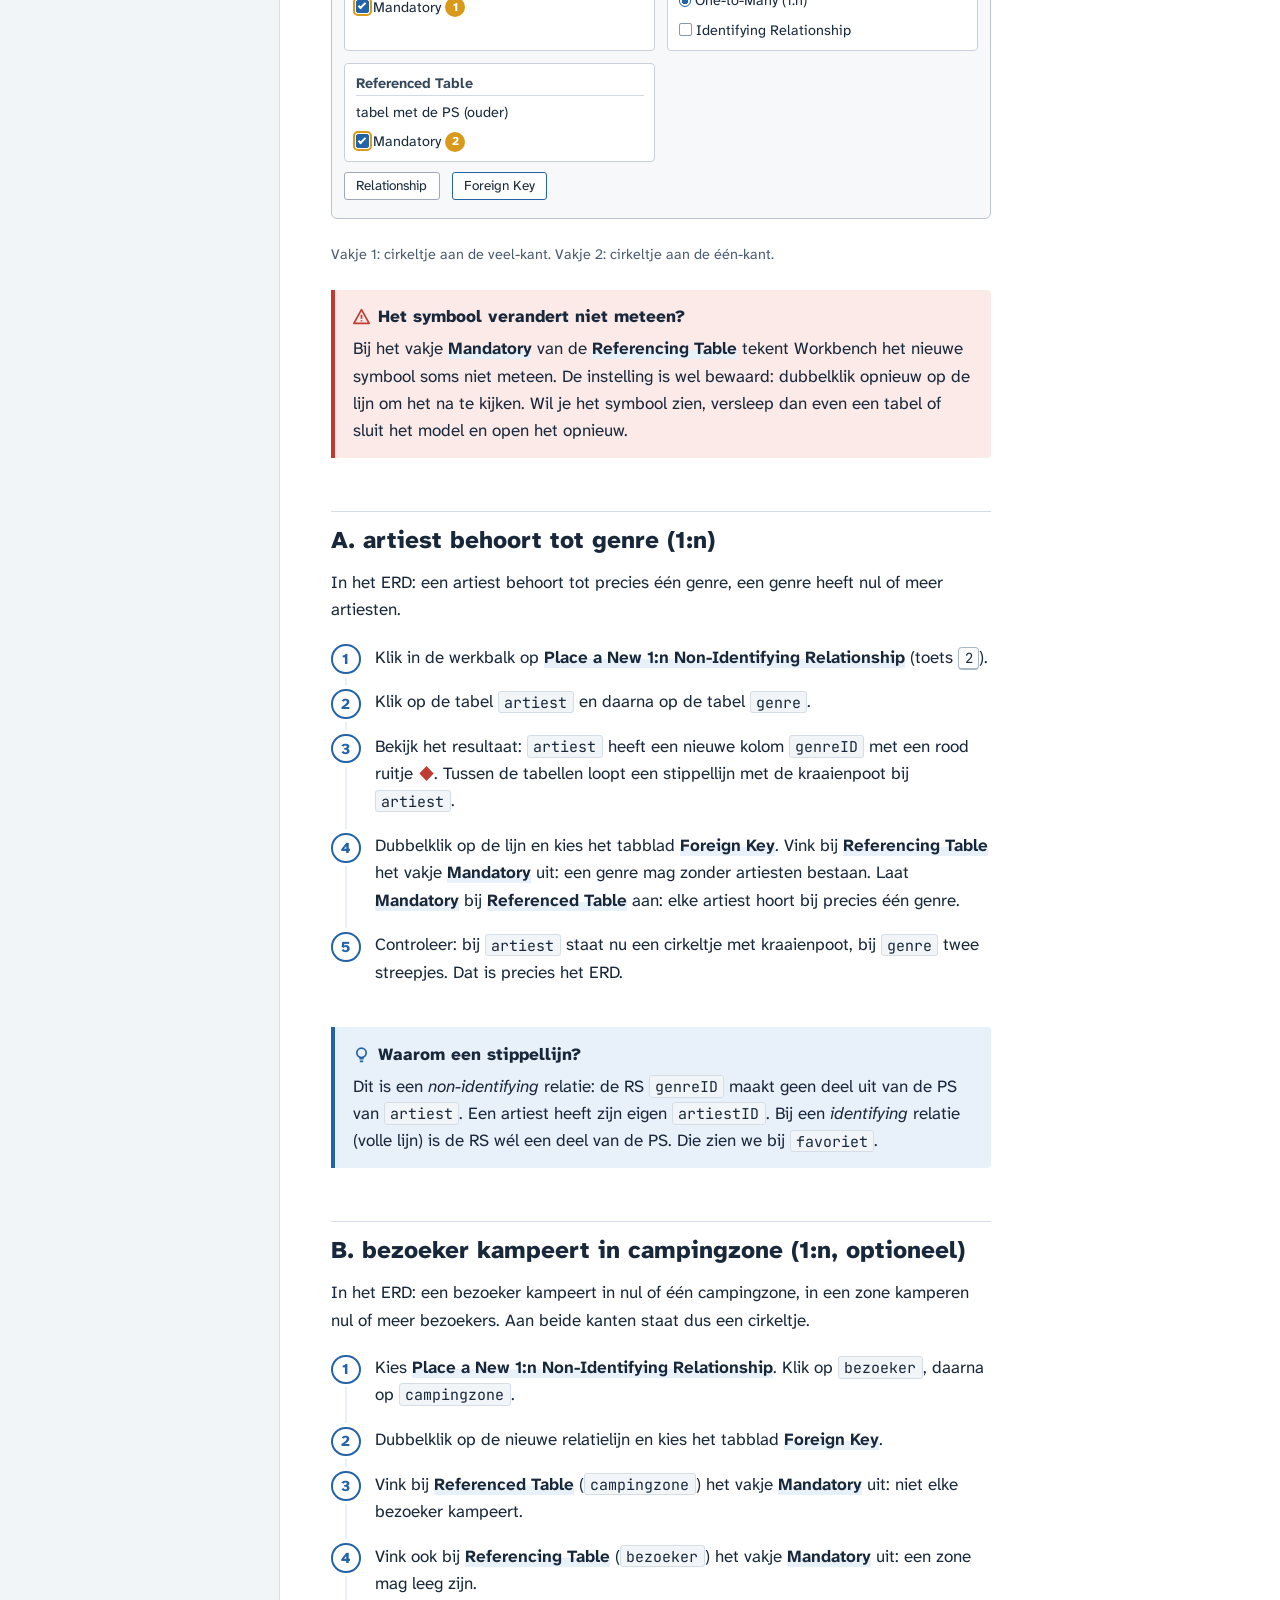
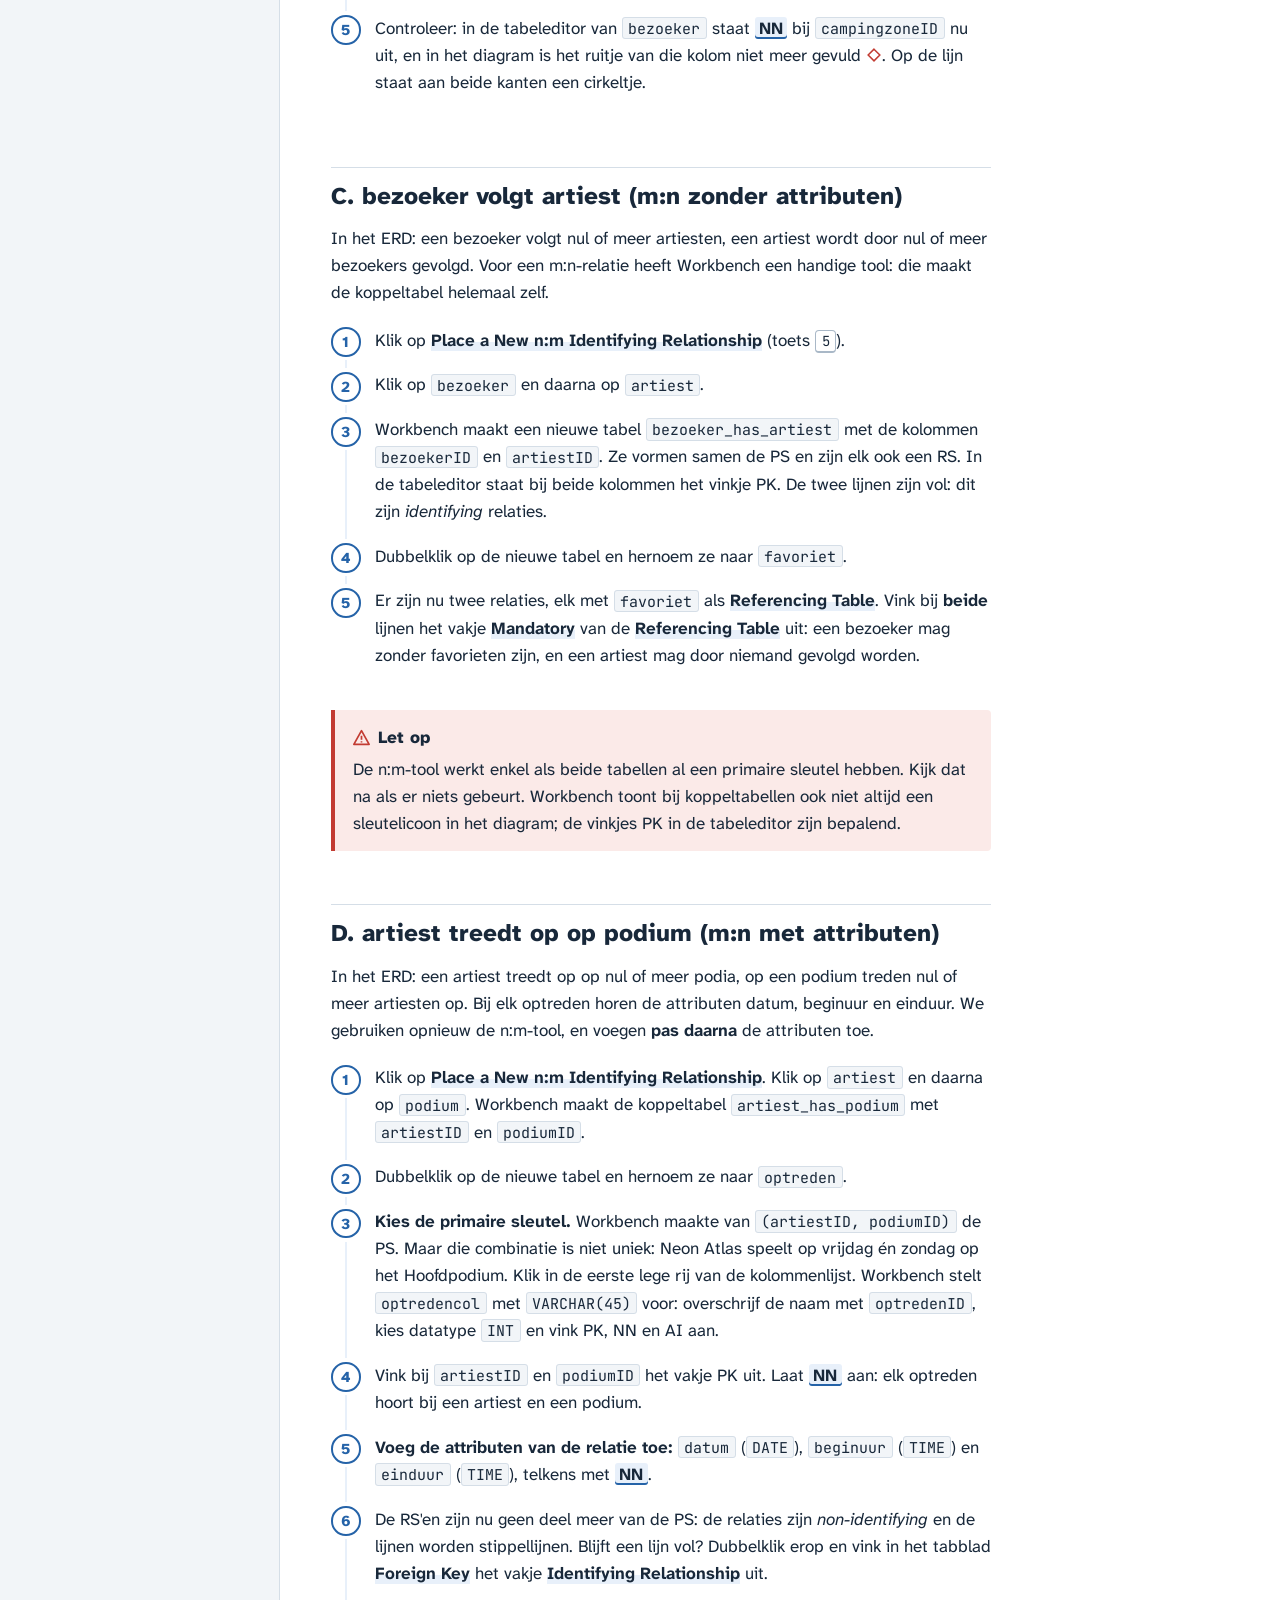
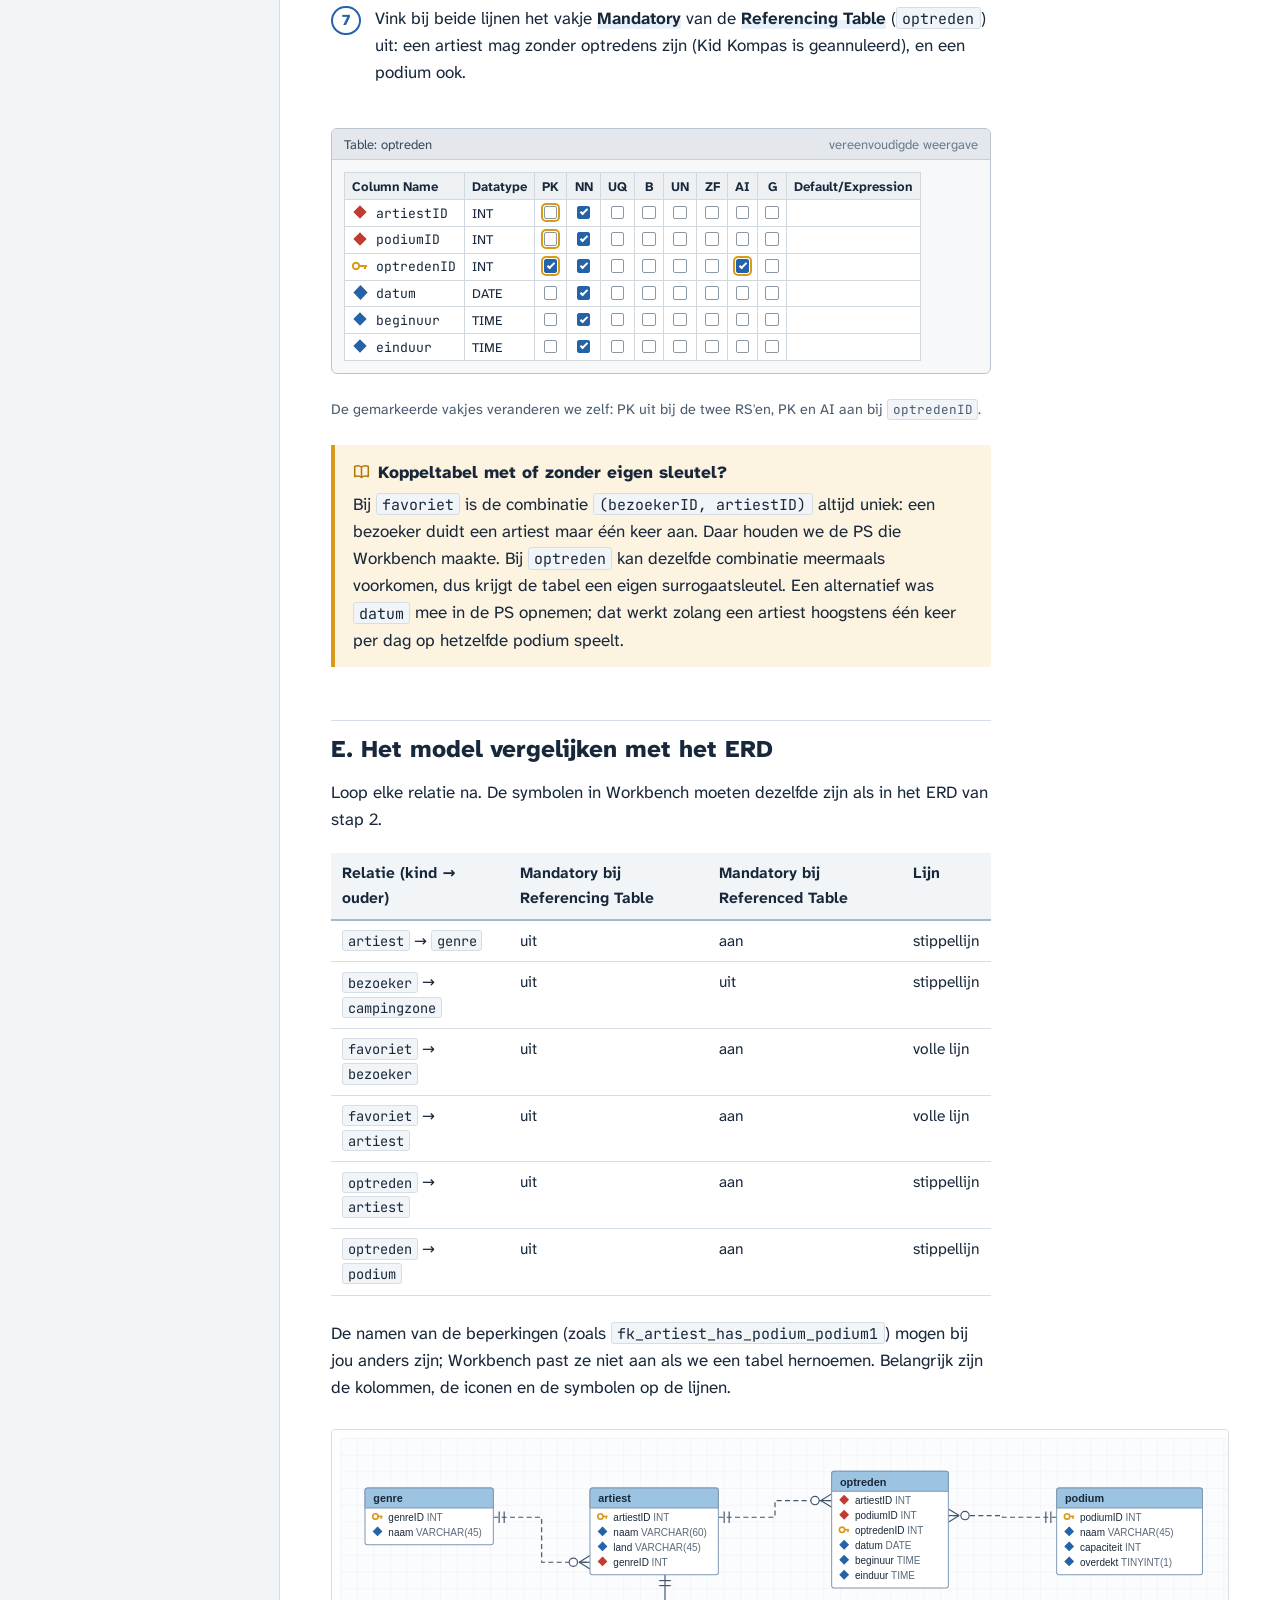
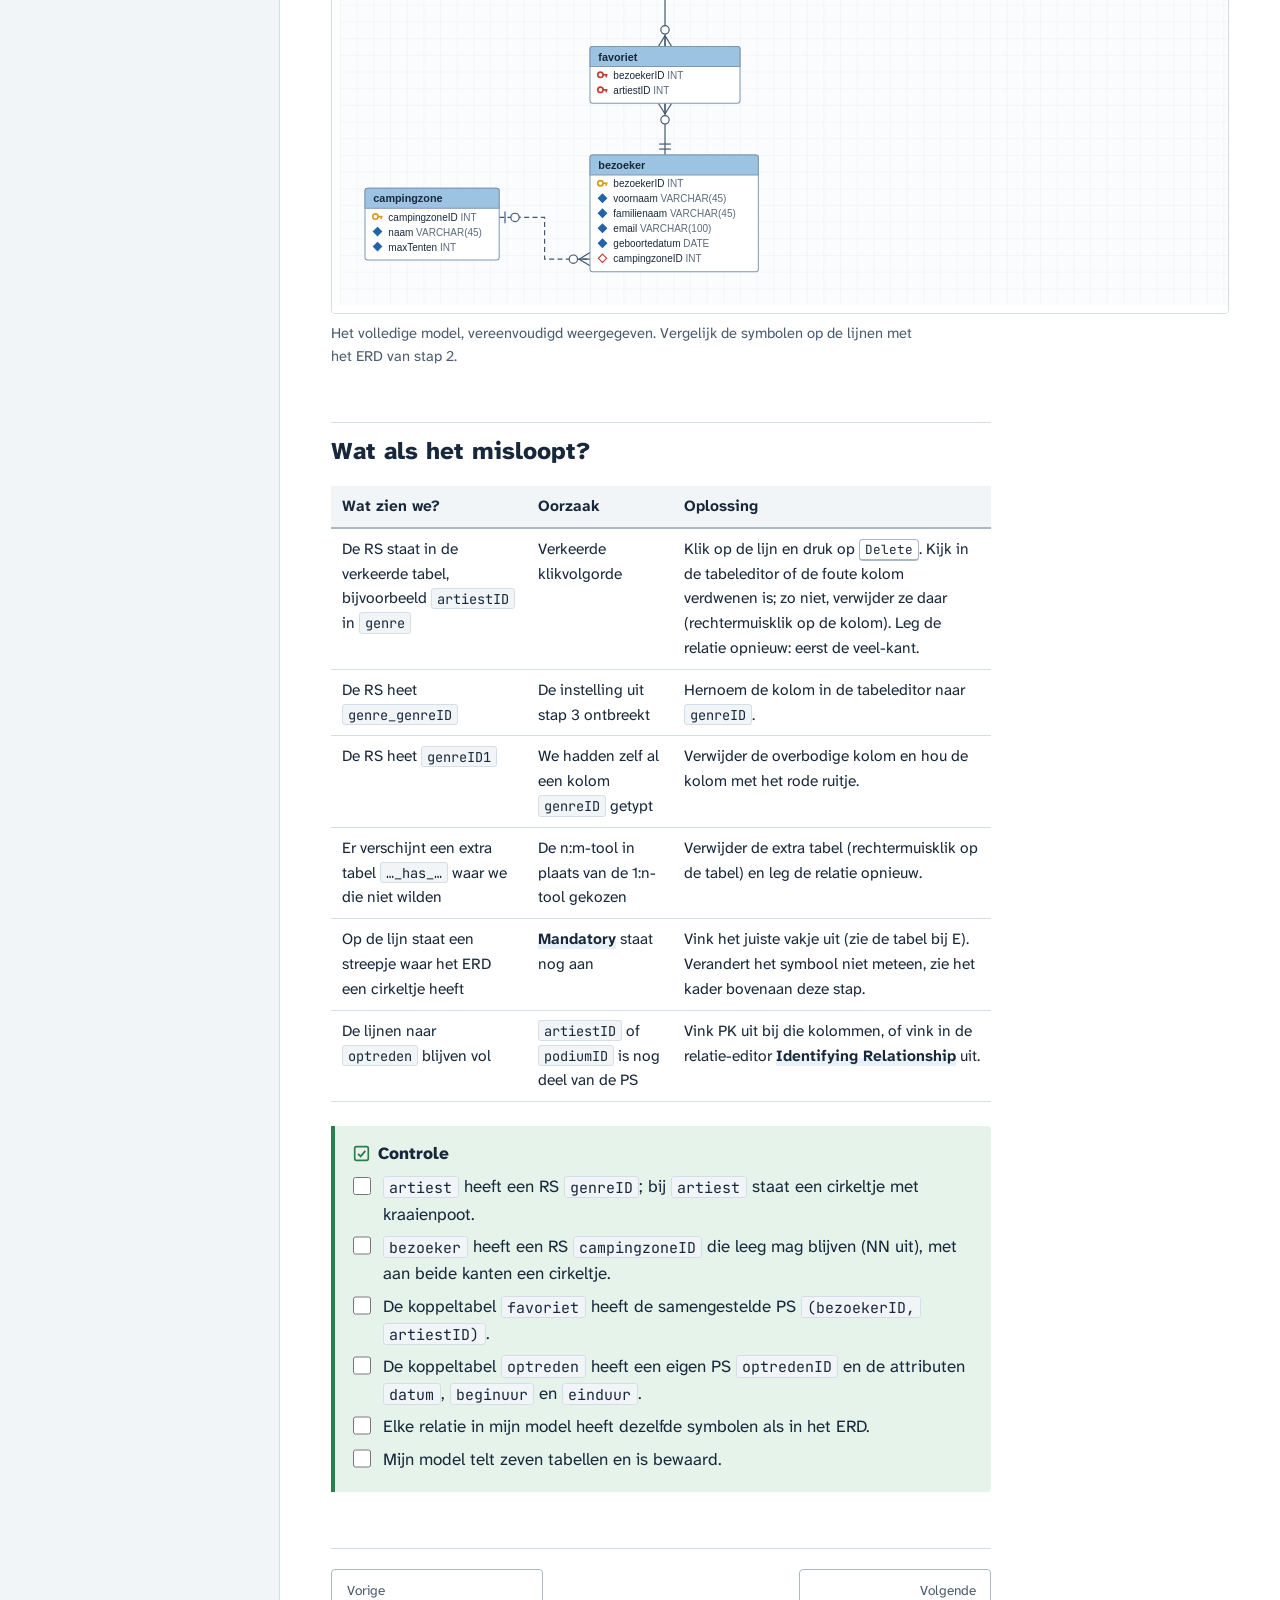
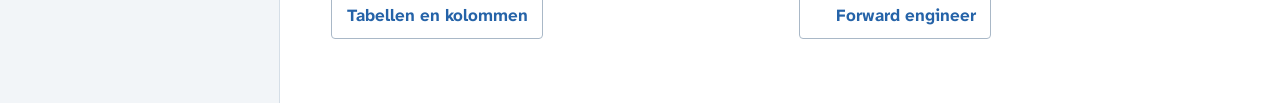
<file: 5-relaties.html>
<!DOCTYPE html>
<html lang="nl">
<head>
<meta charset="utf-8">
<meta name="viewport" content="width=device-width, initial-scale=1">
<title>Stap 5: Relaties leggen | Van ERD naar databank</title>
<link rel="icon" href="img/favicon.svg" type="image/svg+xml">
<link rel="stylesheet" href="css/style.css">
<script src="js/main.js" defer></script>
</head>
<body>
<a class="skip" href="#inhoud">Naar de inhoud</a>
<header class="topbar">
  <a class="brand" href="index.html"><span class="brand-title">Van ERD naar databank</span><span class="brand-sub">Databeheer met MySQL Workbench</span></a>
  <span class="spacer"></span>
  <a class="toplink" href="oefeningen.html">Oefeningen</a>
  <a class="toplink" href="spiekbrief.html">Spiekbrief</a>
  <button class="menu-toggle" type="button" aria-expanded="false" aria-controls="stappen">Stappen</button>
</header>

<div class="layout">
<nav class="sidebar" id="stappen" aria-label="Stappenplan"><noscript><p><a href="index.html">Naar het overzicht</a></p></noscript></nav>

<main id="inhoud">
<div class="content">

  <p class="step-no">Stap 5 van 8</p>
  <h1>Relaties leggen</h1>
  <p class="lead">Nu verbinden we de tabellen. Bij elke relatie maakt Workbench automatisch de refererende sleutel aan, en bij een m:n-relatie zelfs een volledige koppeltabel. Daarna stellen we in of de relatie verplicht of optioneel is, precies zoals in het ERD.</p>

  <figure class="goals" aria-label="Wat leren we in deze stap?">
    <div class="goals-head"><span class="tname">stap_5</span><span class="hint">wat leren we?</span></div>
    <ul>
      <li class="key">We leggen alle relaties van het festival, zodat het model exact overeenkomt met het ERD.</li>
      <li>We stellen per relatie de optionaliteit in met de vakjes <b>Mandatory</b>.</li>
      <li>We laten Workbench koppeltabellen maken met de n:m-tool en voegen daarna de attributen van de relatie toe.</li>
    </ul>
  </figure>

  <h2>De gouden regel: eerst de veel-kant</h2>
  <p>Bij een 1:n-relatie klikken we <b>eerst op de tabel aan de veel-kant</b> (die de RS krijgt) en <b>daarna op de tabel aan de één-kant</b> (die de PS levert). Een ezelsbruggetje: eerst het kind, dan de ouder.</p>
  <p>Een artiest hoort bij één genre en een genre heeft veel artiesten. De veel-kant is dus <code>artiest</code>: daar klikken we eerst.</p>

  <h2>Het model moet het ERD volgen</h2>
  <p>Workbench maakt elke nieuwe relatie aan beide kanten <b>verplicht</b>: aan de veel-kant staat een streepje met kraaienpoot (één of veel), aan de één-kant twee streepjes (precies één). In ons ERD staat op veel plaatsen een cirkeltje: nul is ook goed. Dat passen we na elke relatie aan in de relatie-editor.</p>
  <ol class="steps">
    <li><p>Dubbelklik op de relatielijn. Onderaan opent de relatie-editor.</p></li>
    <li><p>Kies het tabblad <span class="ui">Foreign Key</span>. Links staat de <span class="ui">Referencing Table</span> (de tabel met de RS, het kind), rechts de <span class="ui">Referenced Table</span> (de tabel met de PS, de ouder). Elk heeft een vakje <span class="ui">Mandatory</span>.</p></li>
  </ol>
  <div class="table-wrap">
  <table>
    <thead><tr><th>In het ERD</th><th>In de relatie-editor</th><th>Gevolg in de databank</th></tr></thead>
    <tbody>
      <tr><td><img class="sym" src="img/symbool-nul-veel.svg" alt="cirkel en kraaienpoot"> cirkeltje aan de <b>veel-kant</b>: een ouder mag zonder kinderen</td><td><span class="ui">Mandatory</span> uitvinken bij <span class="ui">Referencing Table</span></td><td>Geen. MySQL kan niet afdwingen dat een ouder kinderen heeft, maar het model toont de relatie nu correct.</td></tr>
      <tr><td><img class="sym" src="img/symbool-nul-een.svg" alt="cirkel en streep"> cirkeltje aan de <b>één-kant</b>: een kind mag zonder ouder</td><td><span class="ui">Mandatory</span> uitvinken bij <span class="ui">Referenced Table</span></td><td>De RS mag leeg blijven: het vinkje <span class="nn">NN</span> gaat uit.</td></tr>
    </tbody>
  </table>
  </div>

  <div class="wb" role="img" aria-label="Vereenvoudigde weergave van de relatie-editor, tabblad Foreign Key">
    <div class="wb-title"><span>Relationship, tabblad Foreign Key</span><span class="tag">vereenvoudigde weergave</span></div>
    <div class="wb-body">
      <div class="wb-cols">
        <div class="wb-box">
          <div class="wb-section" style="margin-top:0">Referencing Table</div>
          <div class="small">tabel met de RS (kind)</div>
          <div style="margin-top:0.4rem"><span class="cb on hl"></span> Mandatory <span class="callout-num">1</span></div>
        </div>
        <div class="wb-box">
          <div class="wb-section" style="margin-top:0">Cardinality</div>
          <div><span class="radio"></span> One-to-One (1:1)</div>
          <div><span class="radio on"></span> One-to-Many (1:n)</div>
          <div style="margin-top:0.4rem"><span class="cb"></span> Identifying Relationship</div>
        </div>
        <div class="wb-box">
          <div class="wb-section" style="margin-top:0">Referenced Table</div>
          <div class="small">tabel met de PS (ouder)</div>
          <div style="margin-top:0.4rem"><span class="cb on hl"></span> Mandatory <span class="callout-num">2</span></div>
        </div>
      </div>
      <div class="wb-row" style="margin-top:0.6rem"><span class="wb-btn">Relationship</span><span class="wb-btn primary">Foreign Key</span></div>
    </div>
  </div>
  <p class="small muted">Vakje 1: cirkeltje aan de veel-kant. Vakje 2: cirkeltje aan de één-kant.</p>

  <aside class="note warn">
    <p class="note-title">Het symbool verandert niet meteen?</p>
    <p>Bij het vakje <span class="ui">Mandatory</span> van de <span class="ui">Referencing Table</span> tekent Workbench het nieuwe symbool soms niet meteen. De instelling is wel bewaard: dubbelklik opnieuw op de lijn om het na te kijken. Wil je het symbool zien, versleep dan even een tabel of sluit het model en open het opnieuw.</p>
  </aside>

  <h2>A. artiest behoort tot genre (1:n)</h2>
  <p>In het ERD: een artiest behoort tot precies één genre, een genre heeft nul of meer artiesten.</p>
  <ol class="steps">
    <li><p>Klik in de werkbalk op <span class="ui">Place a New 1:n Non-Identifying Relationship</span> (toets <kbd>2</kbd>).</p></li>
    <li><p>Klik op de tabel <code>artiest</code> en daarna op de tabel <code>genre</code>.</p></li>
    <li><p>Bekijk het resultaat: <code>artiest</code> heeft een nieuwe kolom <code>genreID</code> met een rood ruitje <span class="ico ico-fk"></span>. Tussen de tabellen loopt een stippellijn met de kraaienpoot bij <code>artiest</code>.</p></li>
    <li><p>Dubbelklik op de lijn en kies het tabblad <span class="ui">Foreign Key</span>. Vink bij <span class="ui">Referencing Table</span> het vakje <span class="ui">Mandatory</span> uit: een genre mag zonder artiesten bestaan. Laat <span class="ui">Mandatory</span> bij <span class="ui">Referenced Table</span> aan: elke artiest hoort bij precies één genre.</p></li>
    <li><p>Controleer: bij <code>artiest</code> staat nu een cirkeltje met kraaienpoot, bij <code>genre</code> twee streepjes. Dat is precies het ERD.</p></li>
  </ol>
  <aside class="note tip">
    <p class="note-title">Waarom een stippellijn?</p>
    <p>Dit is een <i>non-identifying</i> relatie: de RS <code>genreID</code> maakt geen deel uit van de PS van <code>artiest</code>. Een artiest heeft zijn eigen <code>artiestID</code>. Bij een <i>identifying</i> relatie (volle lijn) is de RS wél een deel van de PS. Die zien we bij <code>favoriet</code>.</p>
  </aside>

  <h2>B. bezoeker kampeert in campingzone (1:n, optioneel)</h2>
  <p>In het ERD: een bezoeker kampeert in nul of één campingzone, in een zone kamperen nul of meer bezoekers. Aan beide kanten staat dus een cirkeltje.</p>
  <ol class="steps">
    <li><p>Kies <span class="ui">Place a New 1:n Non-Identifying Relationship</span>. Klik op <code>bezoeker</code>, daarna op <code>campingzone</code>.</p></li>
    <li><p>Dubbelklik op de nieuwe relatielijn en kies het tabblad <span class="ui">Foreign Key</span>.</p></li>
    <li><p>Vink bij <span class="ui">Referenced Table</span> (<code>campingzone</code>) het vakje <span class="ui">Mandatory</span> uit: niet elke bezoeker kampeert.</p></li>
    <li><p>Vink ook bij <span class="ui">Referencing Table</span> (<code>bezoeker</code>) het vakje <span class="ui">Mandatory</span> uit: een zone mag leeg zijn.</p></li>
    <li><p>Controleer: in de tabeleditor van <code>bezoeker</code> staat <span class="nn">NN</span> bij <code>campingzoneID</code> nu uit, en in het diagram is het ruitje van die kolom niet meer gevuld <span class="ico ico-fknull"></span>. Op de lijn staat aan beide kanten een cirkeltje.</p></li>
  </ol>

  <h2>C. bezoeker volgt artiest (m:n zonder attributen)</h2>
  <p>In het ERD: een bezoeker volgt nul of meer artiesten, een artiest wordt door nul of meer bezoekers gevolgd. Voor een m:n-relatie heeft Workbench een handige tool: die maakt de koppeltabel helemaal zelf.</p>
  <ol class="steps">
    <li><p>Klik op <span class="ui">Place a New n:m Identifying Relationship</span> (toets <kbd>5</kbd>).</p></li>
    <li><p>Klik op <code>bezoeker</code> en daarna op <code>artiest</code>.</p></li>
    <li><p>Workbench maakt een nieuwe tabel <code>bezoeker_has_artiest</code> met de kolommen <code>bezoekerID</code> en <code>artiestID</code>. Ze vormen samen de PS en zijn elk ook een RS. In de tabeleditor staat bij beide kolommen het vinkje PK. De twee lijnen zijn vol: dit zijn <i>identifying</i> relaties.</p></li>
    <li><p>Dubbelklik op de nieuwe tabel en hernoem ze naar <code>favoriet</code>.</p></li>
    <li><p>Er zijn nu twee relaties, elk met <code>favoriet</code> als <span class="ui">Referencing Table</span>. Vink bij <b>beide</b> lijnen het vakje <span class="ui">Mandatory</span> van de <span class="ui">Referencing Table</span> uit: een bezoeker mag zonder favorieten zijn, en een artiest mag door niemand gevolgd worden.</p></li>
  </ol>
  <aside class="note warn">
    <p class="note-title">Let op</p>
    <p>De n:m-tool werkt enkel als beide tabellen al een primaire sleutel hebben. Kijk dat na als er niets gebeurt. Workbench toont bij koppeltabellen ook niet altijd een sleutelicoon in het diagram; de vinkjes PK in de tabeleditor zijn bepalend.</p>
  </aside>

  <h2>D. artiest treedt op op podium (m:n met attributen)</h2>
  <p>In het ERD: een artiest treedt op op nul of meer podia, op een podium treden nul of meer artiesten op. Bij elk optreden horen de attributen datum, beginuur en einduur. We gebruiken opnieuw de n:m-tool, en voegen <b>pas daarna</b> de attributen toe.</p>
  <ol class="steps">
    <li><p>Klik op <span class="ui">Place a New n:m Identifying Relationship</span>. Klik op <code>artiest</code> en daarna op <code>podium</code>. Workbench maakt de koppeltabel <code>artiest_has_podium</code> met <code>artiestID</code> en <code>podiumID</code>.</p></li>
    <li><p>Dubbelklik op de nieuwe tabel en hernoem ze naar <code>optreden</code>.</p></li>
    <li><p><b>Kies de primaire sleutel.</b> Workbench maakte van <code>(artiestID, podiumID)</code> de PS. Maar die combinatie is niet uniek: Neon Atlas speelt op vrijdag én zondag op het Hoofdpodium. Klik in de eerste lege rij van de kolommenlijst. Workbench stelt <code>optredencol</code> met <code>VARCHAR(45)</code> voor: overschrijf de naam met <code>optredenID</code>, kies datatype <code>INT</code> en vink PK, NN en AI aan.</p></li>
    <li><p>Vink bij <code>artiestID</code> en <code>podiumID</code> het vakje PK uit. Laat <span class="nn">NN</span> aan: elk optreden hoort bij een artiest en een podium.</p></li>
    <li><p><b>Voeg de attributen van de relatie toe:</b> <code>datum</code> (<code>DATE</code>), <code>beginuur</code> (<code>TIME</code>) en <code>einduur</code> (<code>TIME</code>), telkens met <span class="nn">NN</span>.</p></li>
    <li><p>De RS'en zijn nu geen deel meer van de PS: de relaties zijn <i>non-identifying</i> en de lijnen worden stippellijnen. Blijft een lijn vol? Dubbelklik erop en vink in het tabblad <span class="ui">Foreign Key</span> het vakje <span class="ui">Identifying Relationship</span> uit.</p></li>
    <li><p>Vink bij beide lijnen het vakje <span class="ui">Mandatory</span> van de <span class="ui">Referencing Table</span> (<code>optreden</code>) uit: een artiest mag zonder optredens zijn (Kid Kompas is geannuleerd), en een podium ook.</p></li>
  </ol>

  <div class="wb" role="img" aria-label="Vereenvoudigde weergave van de tabeleditor met de tabel optreden">
    <div class="wb-title"><span>Table: optreden</span><span class="tag">vereenvoudigde weergave</span></div>
    <div class="wb-body">
      <table class="wb-grid">
        <thead><tr><th>Column Name</th><th>Datatype</th><th>PK</th><th>NN</th><th>UQ</th><th>B</th><th>UN</th><th>ZF</th><th>AI</th><th>G</th><th>Default/Expression</th></tr></thead>
        <tbody>
          <tr><td class="name"><span class="ico ico-fk"></span> artiestID</td><td>INT</td><td><span class="cb hl"></span></td><td><span class="cb on"></span></td><td><span class="cb"></span></td><td><span class="cb"></span></td><td><span class="cb"></span></td><td><span class="cb"></span></td><td><span class="cb"></span></td><td><span class="cb"></span></td><td></td></tr>
          <tr><td class="name"><span class="ico ico-fk"></span> podiumID</td><td>INT</td><td><span class="cb hl"></span></td><td><span class="cb on"></span></td><td><span class="cb"></span></td><td><span class="cb"></span></td><td><span class="cb"></span></td><td><span class="cb"></span></td><td><span class="cb"></span></td><td><span class="cb"></span></td><td></td></tr>
          <tr><td class="name"><span class="ico ico-pk"></span> optredenID</td><td>INT</td><td><span class="cb on hl"></span></td><td><span class="cb on"></span></td><td><span class="cb"></span></td><td><span class="cb"></span></td><td><span class="cb"></span></td><td><span class="cb"></span></td><td><span class="cb on hl"></span></td><td><span class="cb"></span></td><td></td></tr>
          <tr><td class="name"><span class="ico ico-nn"></span> datum</td><td>DATE</td><td><span class="cb"></span></td><td><span class="cb on"></span></td><td><span class="cb"></span></td><td><span class="cb"></span></td><td><span class="cb"></span></td><td><span class="cb"></span></td><td><span class="cb"></span></td><td><span class="cb"></span></td><td></td></tr>
          <tr><td class="name"><span class="ico ico-nn"></span> beginuur</td><td>TIME</td><td><span class="cb"></span></td><td><span class="cb on"></span></td><td><span class="cb"></span></td><td><span class="cb"></span></td><td><span class="cb"></span></td><td><span class="cb"></span></td><td><span class="cb"></span></td><td><span class="cb"></span></td><td></td></tr>
          <tr><td class="name"><span class="ico ico-nn"></span> einduur</td><td>TIME</td><td><span class="cb"></span></td><td><span class="cb on"></span></td><td><span class="cb"></span></td><td><span class="cb"></span></td><td><span class="cb"></span></td><td><span class="cb"></span></td><td><span class="cb"></span></td><td><span class="cb"></span></td><td></td></tr>
        </tbody>
      </table>
    </div>
  </div>
  <p class="small muted">De gemarkeerde vakjes veranderen we zelf: PK uit bij de twee RS'en, PK en AI aan bij <code>optredenID</code>.</p>

  <aside class="note info">
    <p class="note-title">Koppeltabel met of zonder eigen sleutel?</p>
    <p>Bij <code>favoriet</code> is de combinatie <code>(bezoekerID, artiestID)</code> altijd uniek: een bezoeker duidt een artiest maar één keer aan. Daar houden we de PS die Workbench maakte. Bij <code>optreden</code> kan dezelfde combinatie meermaals voorkomen, dus krijgt de tabel een eigen surrogaatsleutel. Een alternatief was <code>datum</code> mee in de PS opnemen; dat werkt zolang een artiest hoogstens één keer per dag op hetzelfde podium speelt.</p>
  </aside>

  <h2>E. Het model vergelijken met het ERD</h2>
  <p>Loop elke relatie na. De symbolen in Workbench moeten dezelfde zijn als in het ERD van stap 2.</p>
  <div class="table-wrap">
  <table>
    <thead><tr><th>Relatie (kind → ouder)</th><th>Mandatory bij Referencing Table</th><th>Mandatory bij Referenced Table</th><th>Lijn</th></tr></thead>
    <tbody>
      <tr><td><code>artiest</code> → <code>genre</code></td><td>uit</td><td>aan</td><td>stippellijn</td></tr>
      <tr><td><code>bezoeker</code> → <code>campingzone</code></td><td>uit</td><td>uit</td><td>stippellijn</td></tr>
      <tr><td><code>favoriet</code> → <code>bezoeker</code></td><td>uit</td><td>aan</td><td>volle lijn</td></tr>
      <tr><td><code>favoriet</code> → <code>artiest</code></td><td>uit</td><td>aan</td><td>volle lijn</td></tr>
      <tr><td><code>optreden</code> → <code>artiest</code></td><td>uit</td><td>aan</td><td>stippellijn</td></tr>
      <tr><td><code>optreden</code> → <code>podium</code></td><td>uit</td><td>aan</td><td>stippellijn</td></tr>
    </tbody>
  </table>
  </div>
  <p>De namen van de beperkingen (zoals <code>fk_artiest_has_podium_podium1</code>) mogen bij jou anders zijn; Workbench past ze niet aan als we een tabel hernoemen. Belangrijk zijn de kolommen, de iconen en de symbolen op de lijnen.</p>
</div>
<div class="bleed">
  <figure>
    <div class="diagram" style="max-width:1100px"><img src="img/eer-festival.svg" width="1080" height="560" style="min-width:900px" alt="Schematische weergave van het volledige EER-diagram van de databank festival, met dezelfde cardinaliteit en optionaliteit als het ERD."></div>
    <figcaption>Het volledige model, vereenvoudigd weergegeven. Vergelijk de symbolen op de lijnen met het ERD van stap 2.</figcaption>
  </figure>
</div>
<div class="content">

  <h2>Wat als het misloopt?</h2>
  <div class="table-wrap">
  <table>
    <thead><tr><th>Wat zien we?</th><th>Oorzaak</th><th>Oplossing</th></tr></thead>
    <tbody>
      <tr><td>De RS staat in de verkeerde tabel, bijvoorbeeld <code>artiestID</code> in <code>genre</code></td><td>Verkeerde klikvolgorde</td><td>Klik op de lijn en druk op <kbd>Delete</kbd>. Kijk in de tabeleditor of de foute kolom verdwenen is; zo niet, verwijder ze daar (rechtermuisklik op de kolom). Leg de relatie opnieuw: eerst de veel-kant.</td></tr>
      <tr><td>De RS heet <code>genre_genreID</code></td><td>De instelling uit stap 3 ontbreekt</td><td>Hernoem de kolom in de tabeleditor naar <code>genreID</code>.</td></tr>
      <tr><td>De RS heet <code>genreID1</code></td><td>We hadden zelf al een kolom <code>genreID</code> getypt</td><td>Verwijder de overbodige kolom en hou de kolom met het rode ruitje.</td></tr>
      <tr><td>Er verschijnt een extra tabel <code>…_has_…</code> waar we die niet wilden</td><td>De n:m-tool in plaats van de 1:n-tool gekozen</td><td>Verwijder de extra tabel (rechtermuisklik op de tabel) en leg de relatie opnieuw.</td></tr>
      <tr><td>Op de lijn staat een streepje waar het ERD een cirkeltje heeft</td><td><span class="ui">Mandatory</span> staat nog aan</td><td>Vink het juiste vakje uit (zie de tabel bij E). Verandert het symbool niet meteen, zie het kader bovenaan deze stap.</td></tr>
      <tr><td>De lijnen naar <code>optreden</code> blijven vol</td><td><code>artiestID</code> of <code>podiumID</code> is nog deel van de PS</td><td>Vink PK uit bij die kolommen, of vink in de relatie-editor <span class="ui">Identifying Relationship</span> uit.</td></tr>
    </tbody>
  </table>
  </div>

  <aside class="note check">
    <p class="note-title">Controle</p>
    <ul class="checklist" data-key="stap5">
      <li><label><input type="checkbox"><span><code>artiest</code> heeft een RS <code>genreID</code>; bij <code>artiest</code> staat een cirkeltje met kraaienpoot.</span></label></li>
      <li><label><input type="checkbox"><span><code>bezoeker</code> heeft een RS <code>campingzoneID</code> die leeg mag blijven (NN uit), met aan beide kanten een cirkeltje.</span></label></li>
      <li><label><input type="checkbox"><span>De koppeltabel <code>favoriet</code> heeft de samengestelde PS <code>(bezoekerID, artiestID)</code>.</span></label></li>
      <li><label><input type="checkbox"><span>De koppeltabel <code>optreden</code> heeft een eigen PS <code>optredenID</code> en de attributen <code>datum</code>, <code>beginuur</code> en <code>einduur</code>.</span></label></li>
      <li><label><input type="checkbox"><span>Elke relatie in mijn model heeft dezelfde symbolen als in het ERD.</span></label></li>
      <li><label><input type="checkbox"><span>Mijn model telt zeven tabellen en is bewaard.</span></label></li>
    </ul>
  </aside>

  <nav class="pager" data-auto aria-label="Vorige en volgende stap"></nav>
</div>
</main>
</div>
</body>
</html>
</file>
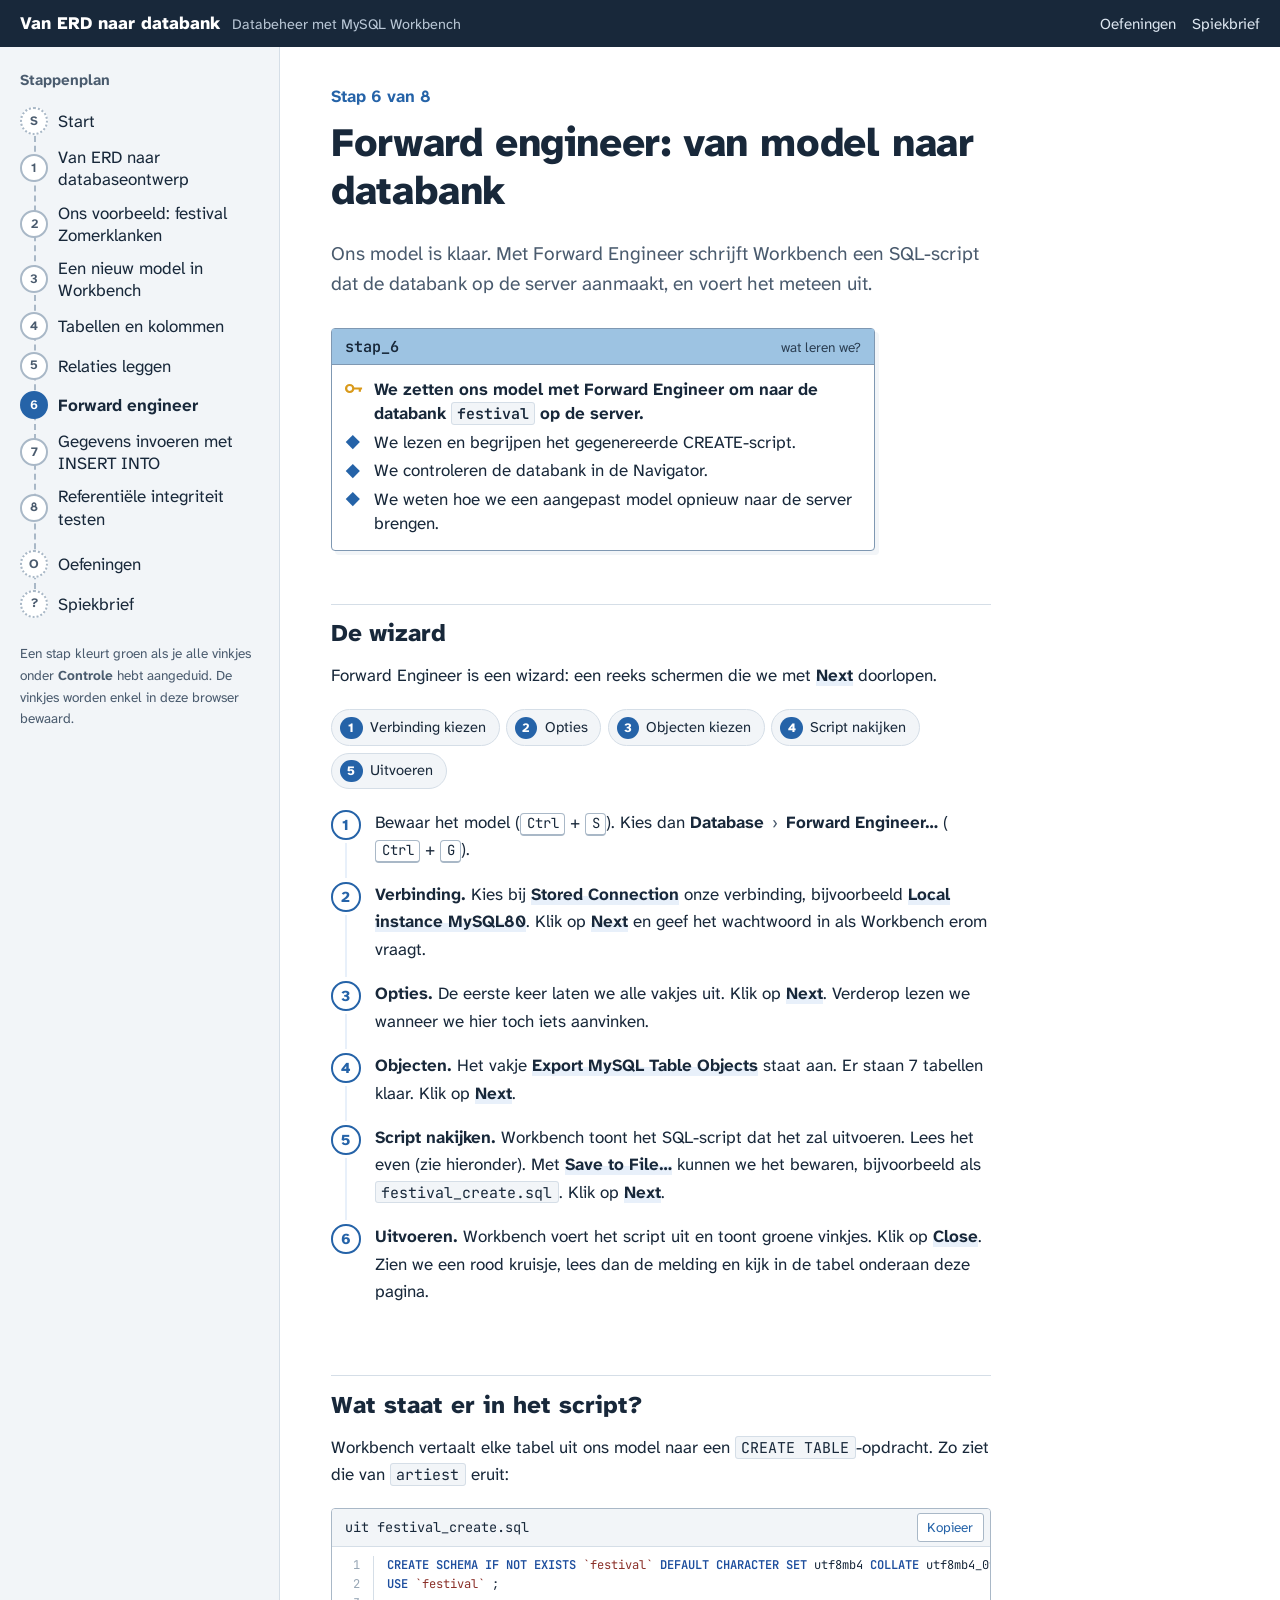
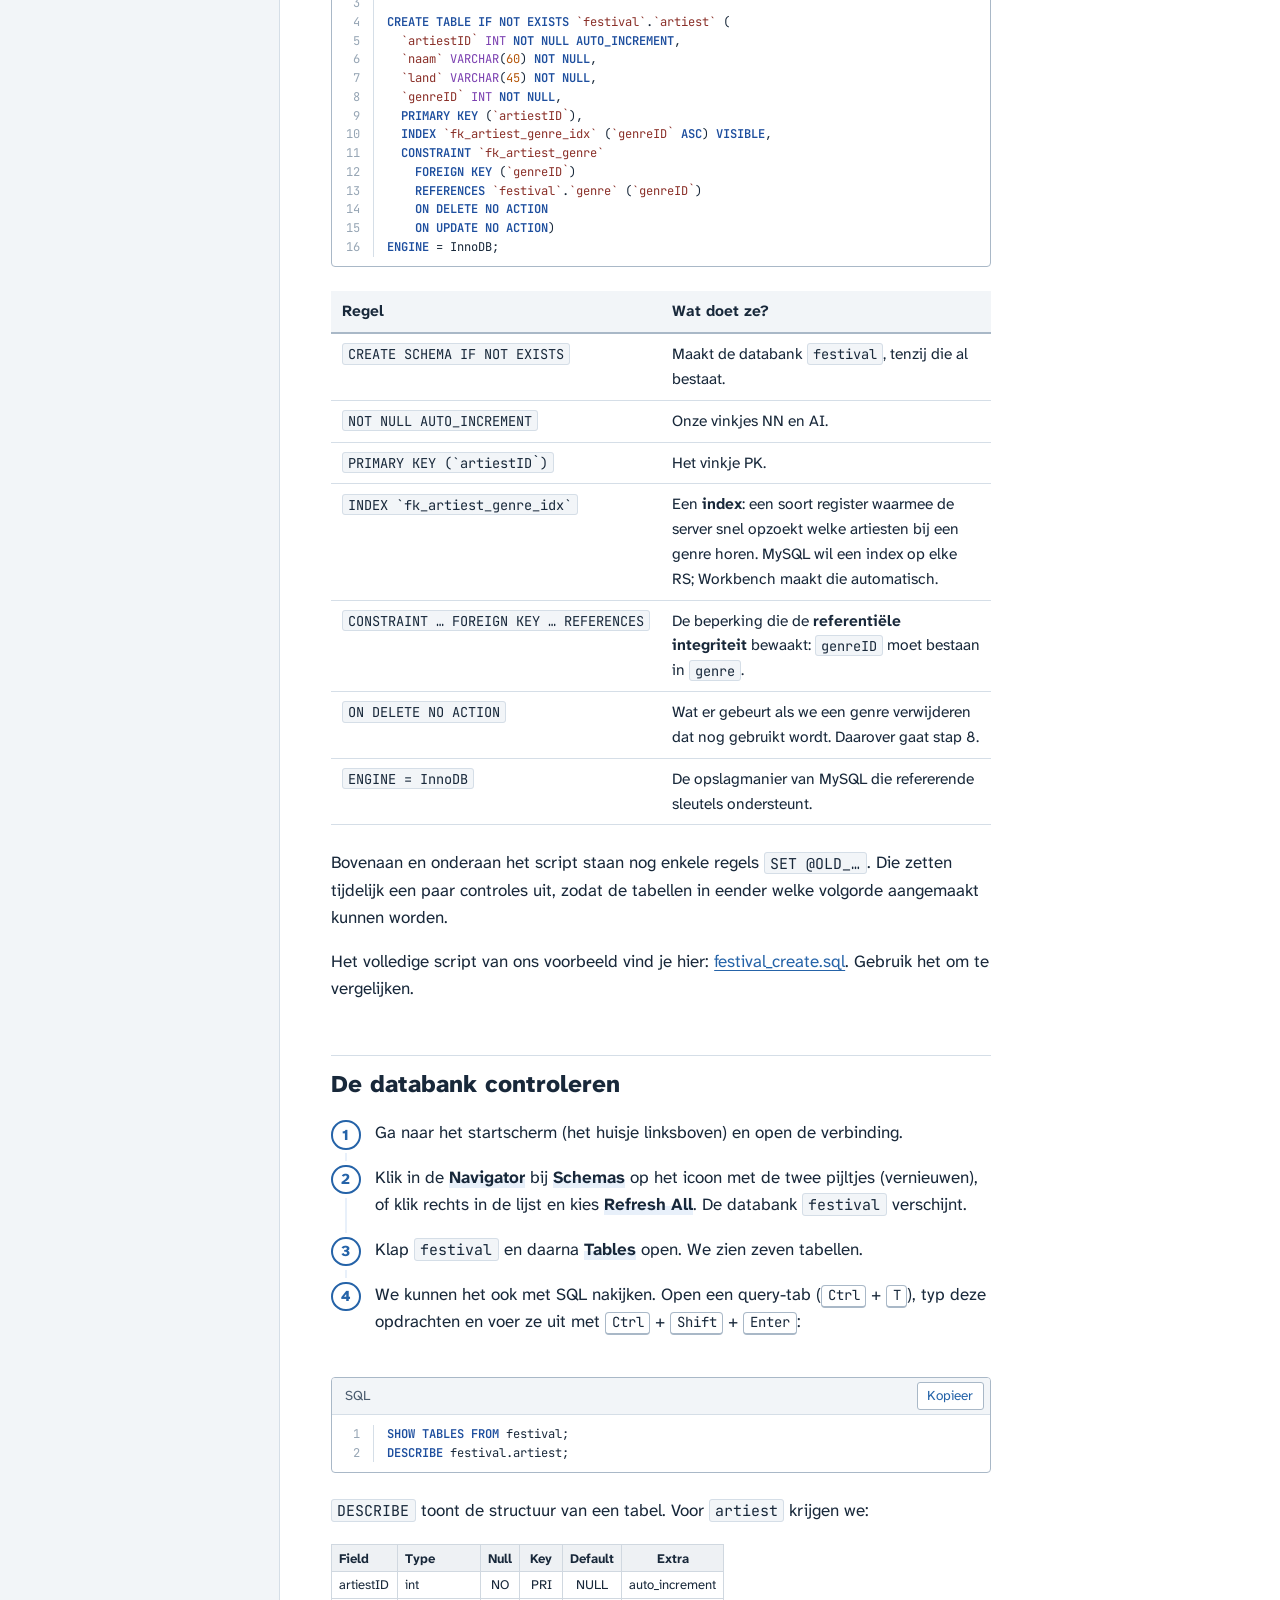
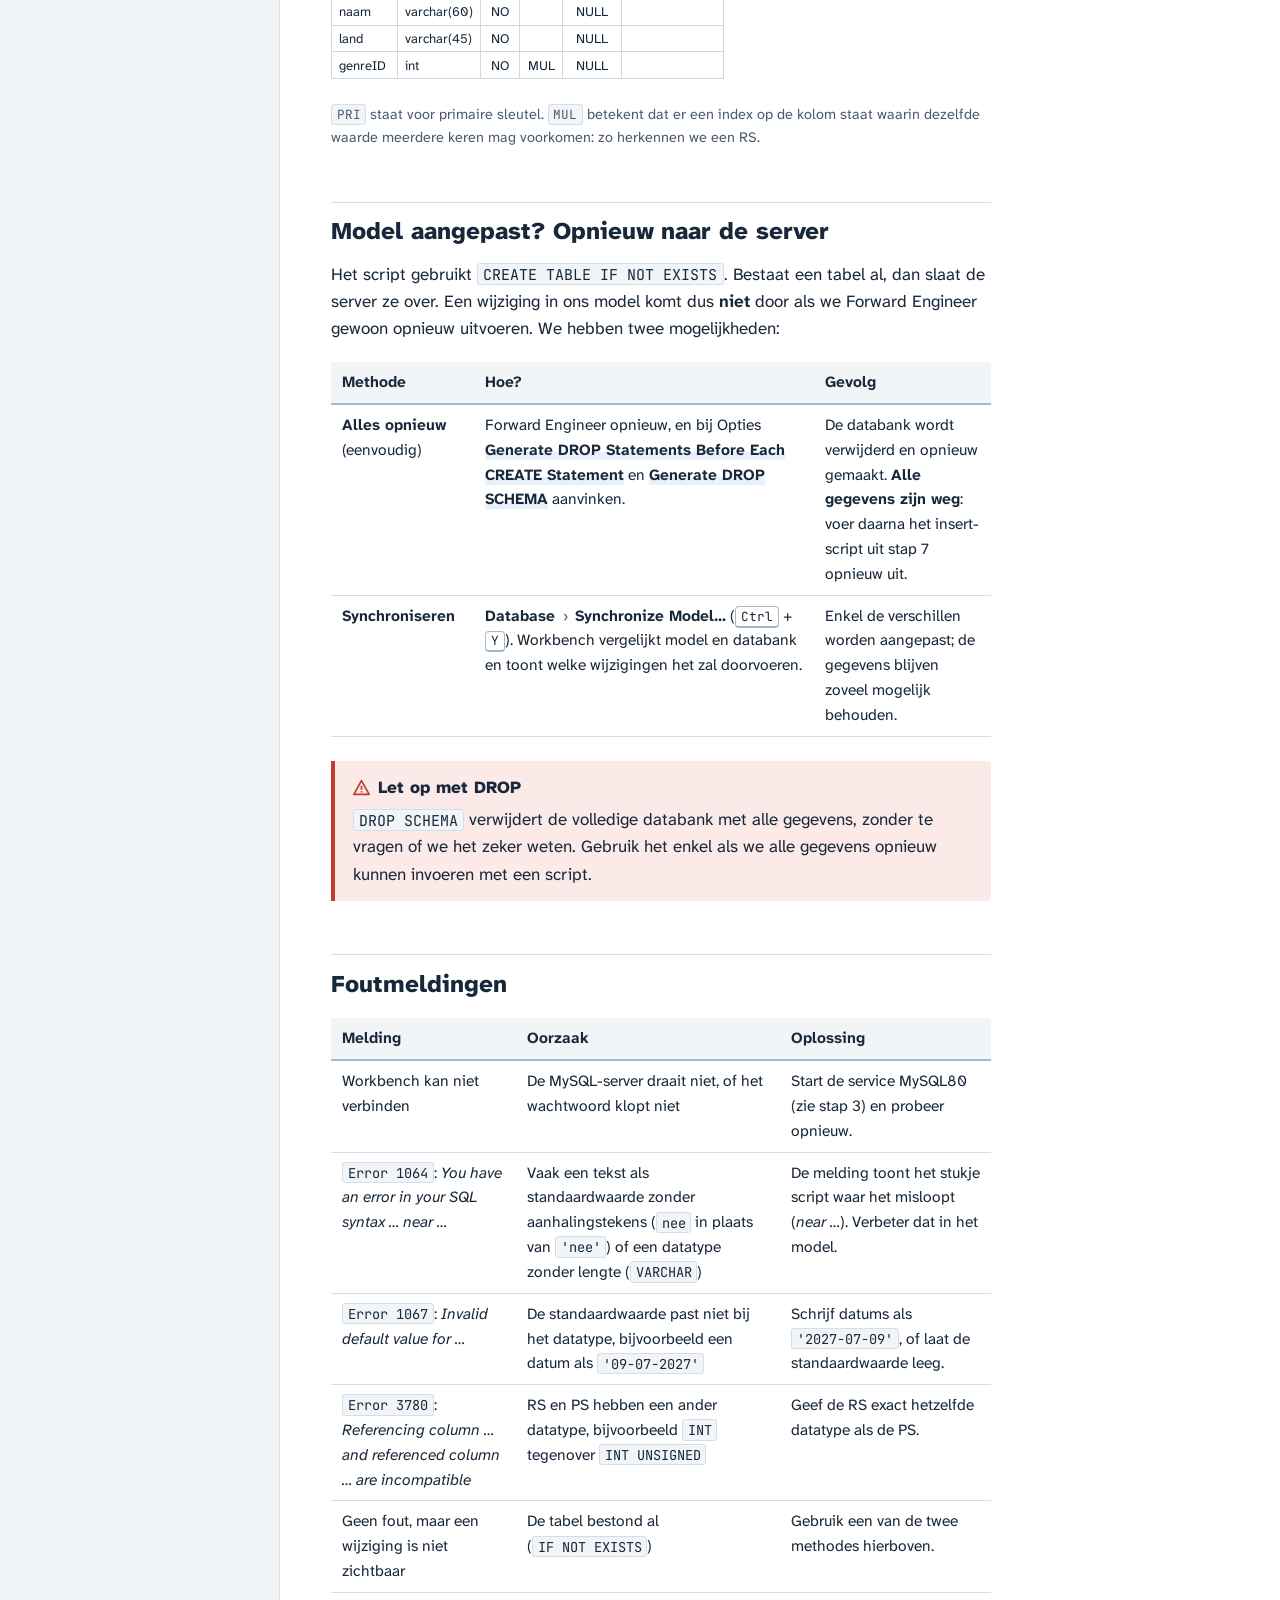
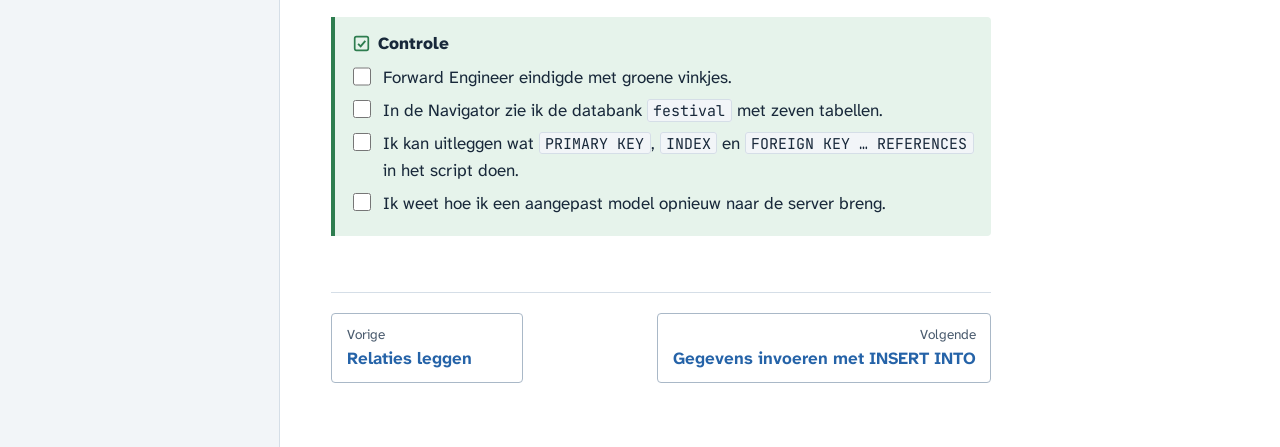
<file: 6-forward-engineer.html>
<!DOCTYPE html>
<html lang="nl">
<head>
<meta charset="utf-8">
<meta name="viewport" content="width=device-width, initial-scale=1">
<title>Stap 6: Forward engineer | Van ERD naar databank</title>
<link rel="icon" href="img/favicon.svg" type="image/svg+xml">
<link rel="stylesheet" href="css/style.css">
<script src="js/main.js" defer></script>
</head>
<body>
<a class="skip" href="#inhoud">Naar de inhoud</a>
<header class="topbar">
  <a class="brand" href="index.html"><span class="brand-title">Van ERD naar databank</span><span class="brand-sub">Databeheer met MySQL Workbench</span></a>
  <span class="spacer"></span>
  <a class="toplink" href="oefeningen.html">Oefeningen</a>
  <a class="toplink" href="spiekbrief.html">Spiekbrief</a>
  <button class="menu-toggle" type="button" aria-expanded="false" aria-controls="stappen">Stappen</button>
</header>

<div class="layout">
<nav class="sidebar" id="stappen" aria-label="Stappenplan"><noscript><p><a href="index.html">Naar het overzicht</a></p></noscript></nav>

<main id="inhoud">
<div class="content">

  <p class="step-no">Stap 6 van 8</p>
  <h1>Forward engineer: van model naar databank</h1>
  <p class="lead">Ons model is klaar. Met Forward Engineer schrijft Workbench een SQL-script dat de databank op de server aanmaakt, en voert het meteen uit.</p>

  <figure class="goals" aria-label="Wat leren we in deze stap?">
    <div class="goals-head"><span class="tname">stap_6</span><span class="hint">wat leren we?</span></div>
    <ul>
      <li class="key">We zetten ons model met Forward Engineer om naar de databank <code>festival</code> op de server.</li>
      <li>We lezen en begrijpen het gegenereerde CREATE-script.</li>
      <li>We controleren de databank in de Navigator.</li>
      <li>We weten hoe we een aangepast model opnieuw naar de server brengen.</li>
    </ul>
  </figure>

  <h2>De wizard</h2>
  <p>Forward Engineer is een wizard: een reeks schermen die we met <span class="ui">Next</span> doorlopen.</p>
  <ol class="wizard" aria-label="Schermen van de wizard">
    <li>Verbinding kiezen</li>
    <li>Opties</li>
    <li>Objecten kiezen</li>
    <li>Script nakijken</li>
    <li>Uitvoeren</li>
  </ol>
  <ol class="steps">
    <li><p>Bewaar het model (<kbd>Ctrl</kbd> + <kbd>S</kbd>). Kies dan <span class="menu-path">Database <span class="sep">›</span> Forward Engineer…</span> (<kbd>Ctrl</kbd> + <kbd>G</kbd>).</p></li>
    <li><p><b>Verbinding.</b> Kies bij <span class="ui">Stored Connection</span> onze verbinding, bijvoorbeeld <span class="ui">Local instance MySQL80</span>. Klik op <span class="ui">Next</span> en geef het wachtwoord in als Workbench erom vraagt.</p></li>
    <li><p><b>Opties.</b> De eerste keer laten we alle vakjes uit. Klik op <span class="ui">Next</span>. Verderop lezen we wanneer we hier toch iets aanvinken.</p></li>
    <li><p><b>Objecten.</b> Het vakje <span class="ui">Export MySQL Table Objects</span> staat aan. Er staan 7 tabellen klaar. Klik op <span class="ui">Next</span>.</p></li>
    <li><p><b>Script nakijken.</b> Workbench toont het SQL-script dat het zal uitvoeren. Lees het even (zie hieronder). Met <span class="ui">Save to File…</span> kunnen we het bewaren, bijvoorbeeld als <code>festival_create.sql</code>. Klik op <span class="ui">Next</span>.</p></li>
    <li><p><b>Uitvoeren.</b> Workbench voert het script uit en toont groene vinkjes. Klik op <span class="ui">Close</span>. Zien we een rood kruisje, lees dan de melding en kijk in de tabel onderaan deze pagina.</p></li>
  </ol>

  <h2>Wat staat er in het script?</h2>
  <p>Workbench vertaalt elke tabel uit ons model naar een <code>CREATE TABLE</code>-opdracht. Zo ziet die van <code>artiest</code> eruit:</p>

  <div class="code" data-file="uit festival_create.sql">
<pre><code>CREATE SCHEMA IF NOT EXISTS `festival` DEFAULT CHARACTER SET utf8mb4 COLLATE utf8mb4_0900_ai_ci ;
USE `festival` ;

CREATE TABLE IF NOT EXISTS `festival`.`artiest` (
  `artiestID` INT NOT NULL AUTO_INCREMENT,
  `naam` VARCHAR(60) NOT NULL,
  `land` VARCHAR(45) NOT NULL,
  `genreID` INT NOT NULL,
  PRIMARY KEY (`artiestID`),
  INDEX `fk_artiest_genre_idx` (`genreID` ASC) VISIBLE,
  CONSTRAINT `fk_artiest_genre`
    FOREIGN KEY (`genreID`)
    REFERENCES `festival`.`genre` (`genreID`)
    ON DELETE NO ACTION
    ON UPDATE NO ACTION)
ENGINE = InnoDB;</code></pre>
  </div>

  <div class="table-wrap">
  <table>
    <thead><tr><th>Regel</th><th>Wat doet ze?</th></tr></thead>
    <tbody>
      <tr><td><code>CREATE SCHEMA IF NOT EXISTS</code></td><td>Maakt de databank <code>festival</code>, tenzij die al bestaat.</td></tr>
      <tr><td><code>NOT NULL AUTO_INCREMENT</code></td><td>Onze vinkjes NN en AI.</td></tr>
      <tr><td><code>PRIMARY KEY (`artiestID`)</code></td><td>Het vinkje PK.</td></tr>
      <tr><td><code>INDEX `fk_artiest_genre_idx`</code></td><td>Een <b>index</b>: een soort register waarmee de server snel opzoekt welke artiesten bij een genre horen. MySQL wil een index op elke RS; Workbench maakt die automatisch.</td></tr>
      <tr><td><code>CONSTRAINT … FOREIGN KEY … REFERENCES</code></td><td>De beperking die de <b>referentiële integriteit</b> bewaakt: <code>genreID</code> moet bestaan in <code>genre</code>.</td></tr>
      <tr><td><code>ON DELETE NO ACTION</code></td><td>Wat er gebeurt als we een genre verwijderen dat nog gebruikt wordt. Daarover gaat stap 8.</td></tr>
      <tr><td><code>ENGINE = InnoDB</code></td><td>De opslagmanier van MySQL die refererende sleutels ondersteunt.</td></tr>
    </tbody>
  </table>
  </div>
  <p>Bovenaan en onderaan het script staan nog enkele regels <code>SET @OLD_…</code>. Die zetten tijdelijk een paar controles uit, zodat de tabellen in eender welke volgorde aangemaakt kunnen worden.</p>
  <p>Het volledige script van ons voorbeeld vind je hier: <a href="downloads/festival_create.sql" download>festival_create.sql</a>. Gebruik het om te vergelijken.</p>

  <h2>De databank controleren</h2>
  <ol class="steps">
    <li><p>Ga naar het startscherm (het huisje linksboven) en open de verbinding.</p></li>
    <li><p>Klik in de <span class="ui">Navigator</span> bij <span class="ui">Schemas</span> op het icoon met de twee pijltjes (vernieuwen), of klik rechts in de lijst en kies <span class="ui">Refresh All</span>. De databank <code>festival</code> verschijnt.</p></li>
    <li><p>Klap <code>festival</code> en daarna <span class="ui">Tables</span> open. We zien zeven tabellen.</p></li>
    <li><p>We kunnen het ook met SQL nakijken. Open een query-tab (<kbd>Ctrl</kbd> + <kbd>T</kbd>), typ deze opdrachten en voer ze uit met <kbd>Ctrl</kbd> + <kbd>Shift</kbd> + <kbd>Enter</kbd>:</p></li>
  </ol>
  <div class="code">
<pre><code>SHOW TABLES FROM festival;
DESCRIBE festival.artiest;</code></pre>
  </div>
  <p><code>DESCRIBE</code> toont de structuur van een tabel. Voor <code>artiest</code> krijgen we:</p>
  <div class="table-wrap">
  <table class="wb-grid" style="width:auto">
    <thead><tr><th>Field</th><th>Type</th><th>Null</th><th>Key</th><th>Default</th><th>Extra</th></tr></thead>
    <tbody>
      <tr><td>artiestID</td><td>int</td><td>NO</td><td>PRI</td><td>NULL</td><td>auto_increment</td></tr>
      <tr><td>naam</td><td>varchar(60)</td><td>NO</td><td></td><td>NULL</td><td></td></tr>
      <tr><td>land</td><td>varchar(45)</td><td>NO</td><td></td><td>NULL</td><td></td></tr>
      <tr><td>genreID</td><td>int</td><td>NO</td><td>MUL</td><td>NULL</td><td></td></tr>
    </tbody>
  </table>
  </div>
  <p class="small muted"><code>PRI</code> staat voor primaire sleutel. <code>MUL</code> betekent dat er een index op de kolom staat waarin dezelfde waarde meerdere keren mag voorkomen: zo herkennen we een RS.</p>

  <h2>Model aangepast? Opnieuw naar de server</h2>
  <p>Het script gebruikt <code>CREATE TABLE IF NOT EXISTS</code>. Bestaat een tabel al, dan slaat de server ze over. Een wijziging in ons model komt dus <b>niet</b> door als we Forward Engineer gewoon opnieuw uitvoeren. We hebben twee mogelijkheden:</p>
  <div class="table-wrap">
  <table>
    <thead><tr><th>Methode</th><th>Hoe?</th><th>Gevolg</th></tr></thead>
    <tbody>
      <tr><td><b>Alles opnieuw</b> (eenvoudig)</td><td>Forward Engineer opnieuw, en bij Opties <span class="ui">Generate DROP Statements Before Each CREATE Statement</span> en <span class="ui">Generate DROP SCHEMA</span> aanvinken.</td><td>De databank wordt verwijderd en opnieuw gemaakt. <b>Alle gegevens zijn weg</b>: voer daarna het insert-script uit stap 7 opnieuw uit.</td></tr>
      <tr><td><b>Synchroniseren</b></td><td><span class="menu-path">Database <span class="sep">›</span> Synchronize Model…</span> (<kbd>Ctrl</kbd> + <kbd>Y</kbd>). Workbench vergelijkt model en databank en toont welke wijzigingen het zal doorvoeren.</td><td>Enkel de verschillen worden aangepast; de gegevens blijven zoveel mogelijk behouden.</td></tr>
    </tbody>
  </table>
  </div>
  <aside class="note warn">
    <p class="note-title">Let op met DROP</p>
    <p><code>DROP SCHEMA</code> verwijdert de volledige databank met alle gegevens, zonder te vragen of we het zeker weten. Gebruik het enkel als we alle gegevens opnieuw kunnen invoeren met een script.</p>
  </aside>

  <h2>Foutmeldingen</h2>
  <div class="table-wrap">
  <table>
    <thead><tr><th>Melding</th><th>Oorzaak</th><th>Oplossing</th></tr></thead>
    <tbody>
      <tr><td>Workbench kan niet verbinden</td><td>De MySQL-server draait niet, of het wachtwoord klopt niet</td><td>Start de service MySQL80 (zie stap 3) en probeer opnieuw.</td></tr>
      <tr><td><code>Error 1064</code>: <i>You have an error in your SQL syntax … near …</i></td><td>Vaak een tekst als standaardwaarde zonder aanhalingstekens (<code>nee</code> in plaats van <code>'nee'</code>) of een datatype zonder lengte (<code>VARCHAR</code>)</td><td>De melding toont het stukje script waar het misloopt (<i>near …</i>). Verbeter dat in het model.</td></tr>
      <tr><td><code>Error 1067</code>: <i>Invalid default value for …</i></td><td>De standaardwaarde past niet bij het datatype, bijvoorbeeld een datum als <code>'09-07-2027'</code></td><td>Schrijf datums als <code>'2027-07-09'</code>, of laat de standaardwaarde leeg.</td></tr>
      <tr><td><code>Error 3780</code>: <i>Referencing column … and referenced column … are incompatible</i></td><td>RS en PS hebben een ander datatype, bijvoorbeeld <code>INT</code> tegenover <code>INT UNSIGNED</code></td><td>Geef de RS exact hetzelfde datatype als de PS.</td></tr>
      <tr><td>Geen fout, maar een wijziging is niet zichtbaar</td><td>De tabel bestond al (<code>IF NOT EXISTS</code>)</td><td>Gebruik een van de twee methodes hierboven.</td></tr>
    </tbody>
  </table>
  </div>

  <aside class="note check">
    <p class="note-title">Controle</p>
    <ul class="checklist" data-key="stap6">
      <li><label><input type="checkbox"><span>Forward Engineer eindigde met groene vinkjes.</span></label></li>
      <li><label><input type="checkbox"><span>In de Navigator zie ik de databank <code>festival</code> met zeven tabellen.</span></label></li>
      <li><label><input type="checkbox"><span>Ik kan uitleggen wat <code>PRIMARY KEY</code>, <code>INDEX</code> en <code>FOREIGN KEY … REFERENCES</code> in het script doen.</span></label></li>
      <li><label><input type="checkbox"><span>Ik weet hoe ik een aangepast model opnieuw naar de server breng.</span></label></li>
    </ul>
  </aside>

  <nav class="pager" data-auto aria-label="Vorige en volgende stap"></nav>
</div>
</main>
</div>
</body>
</html>
</file>
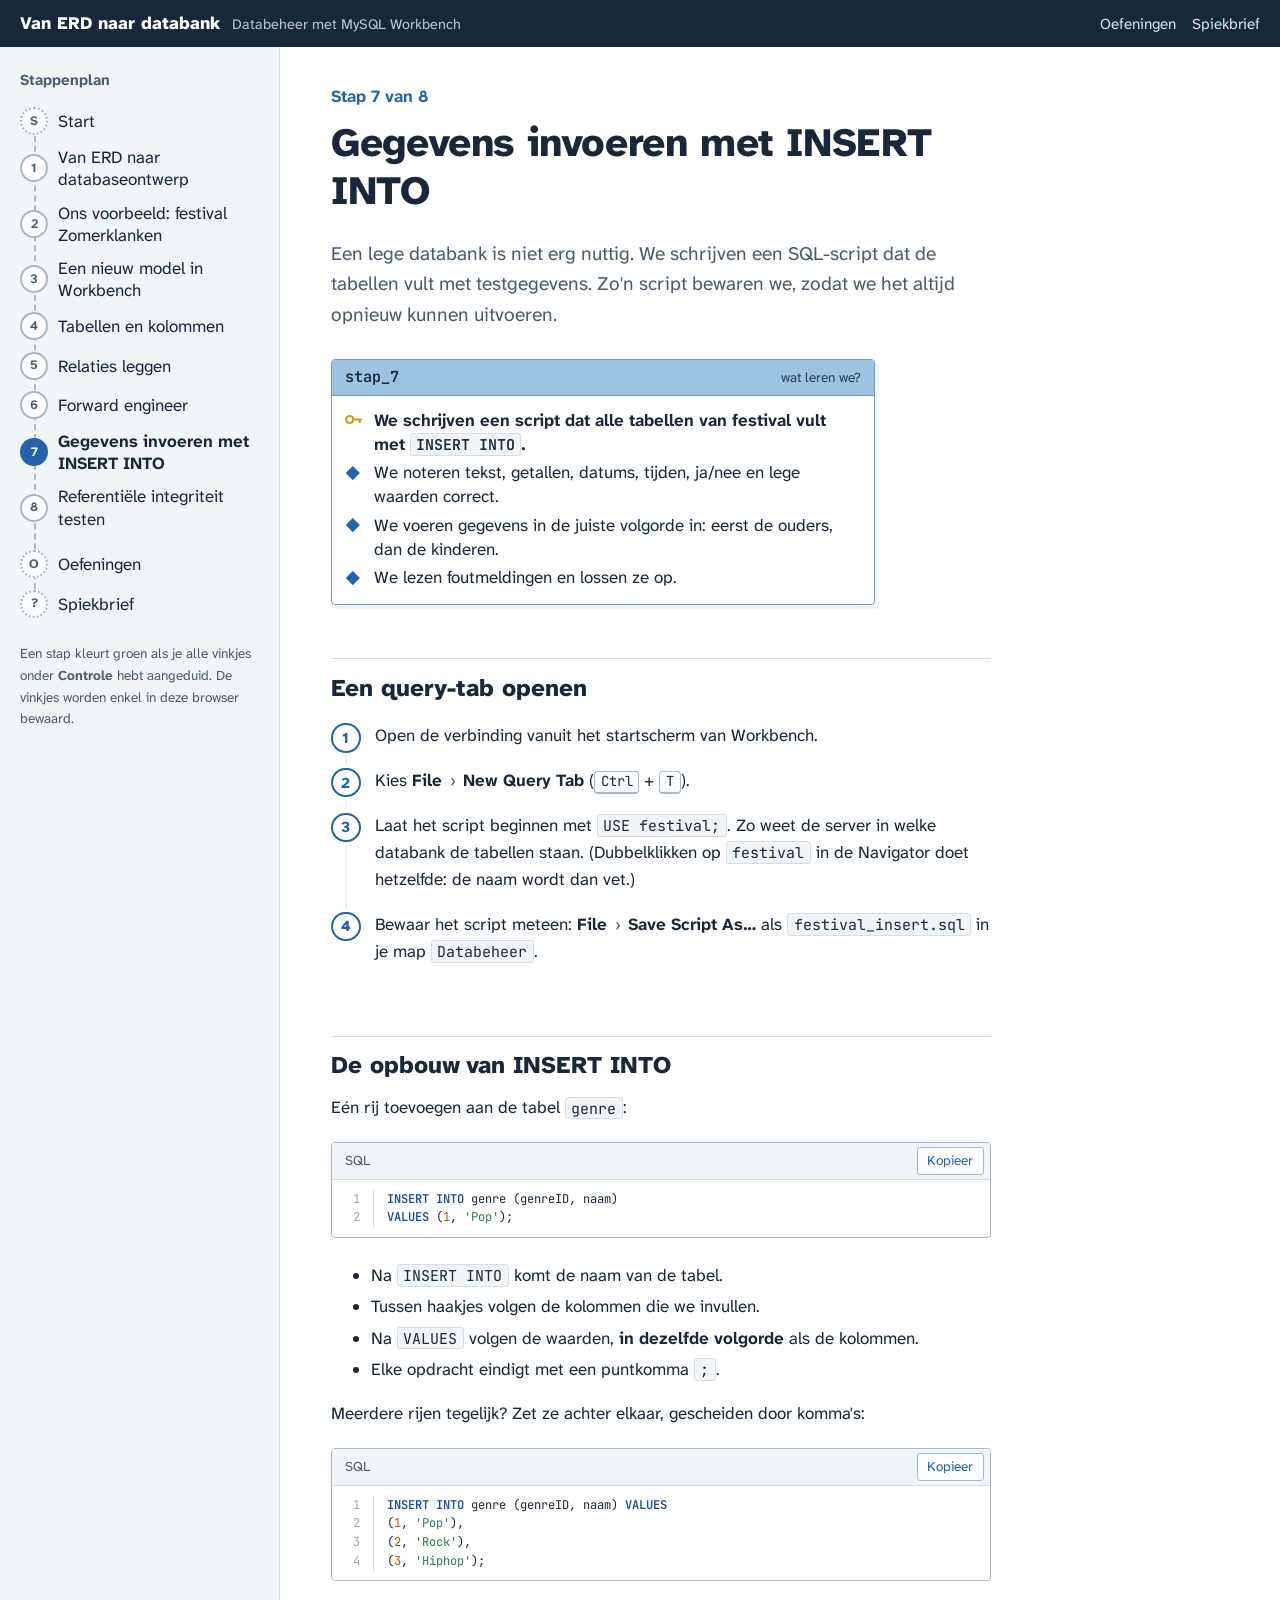
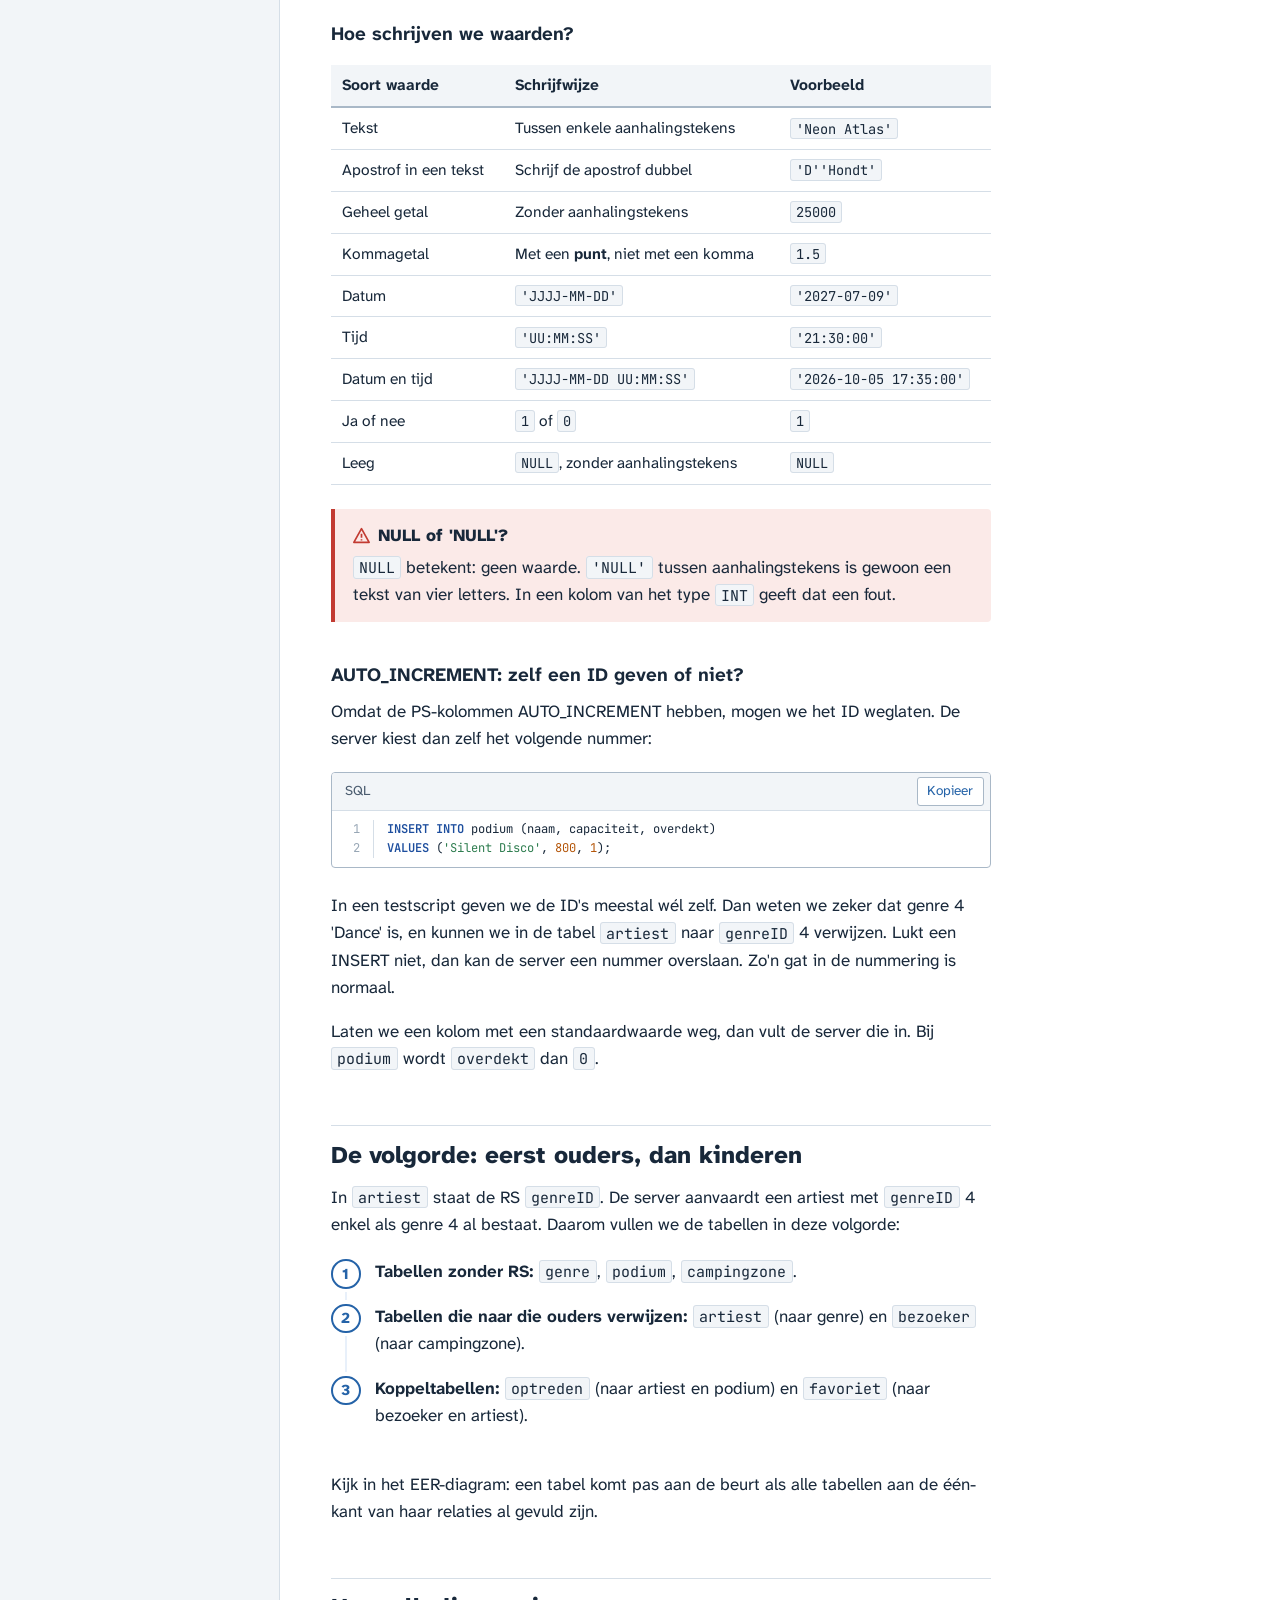
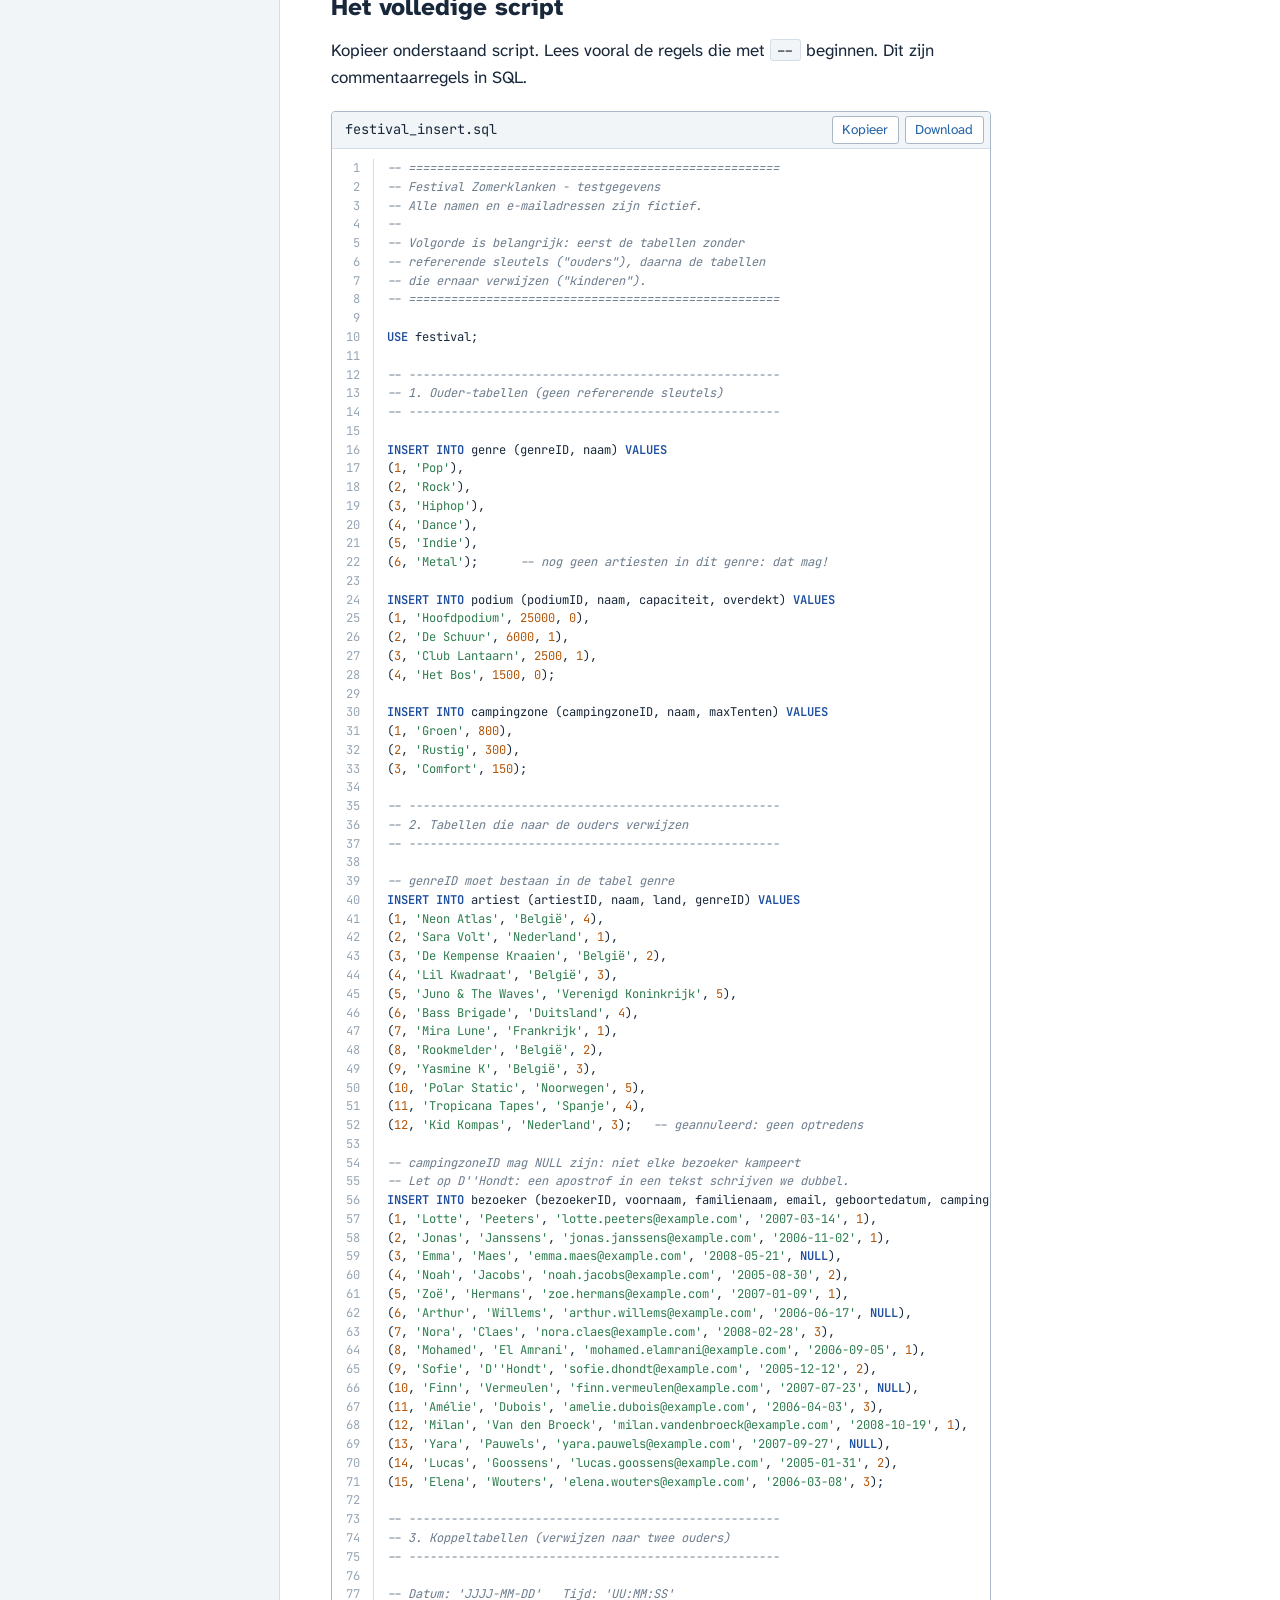
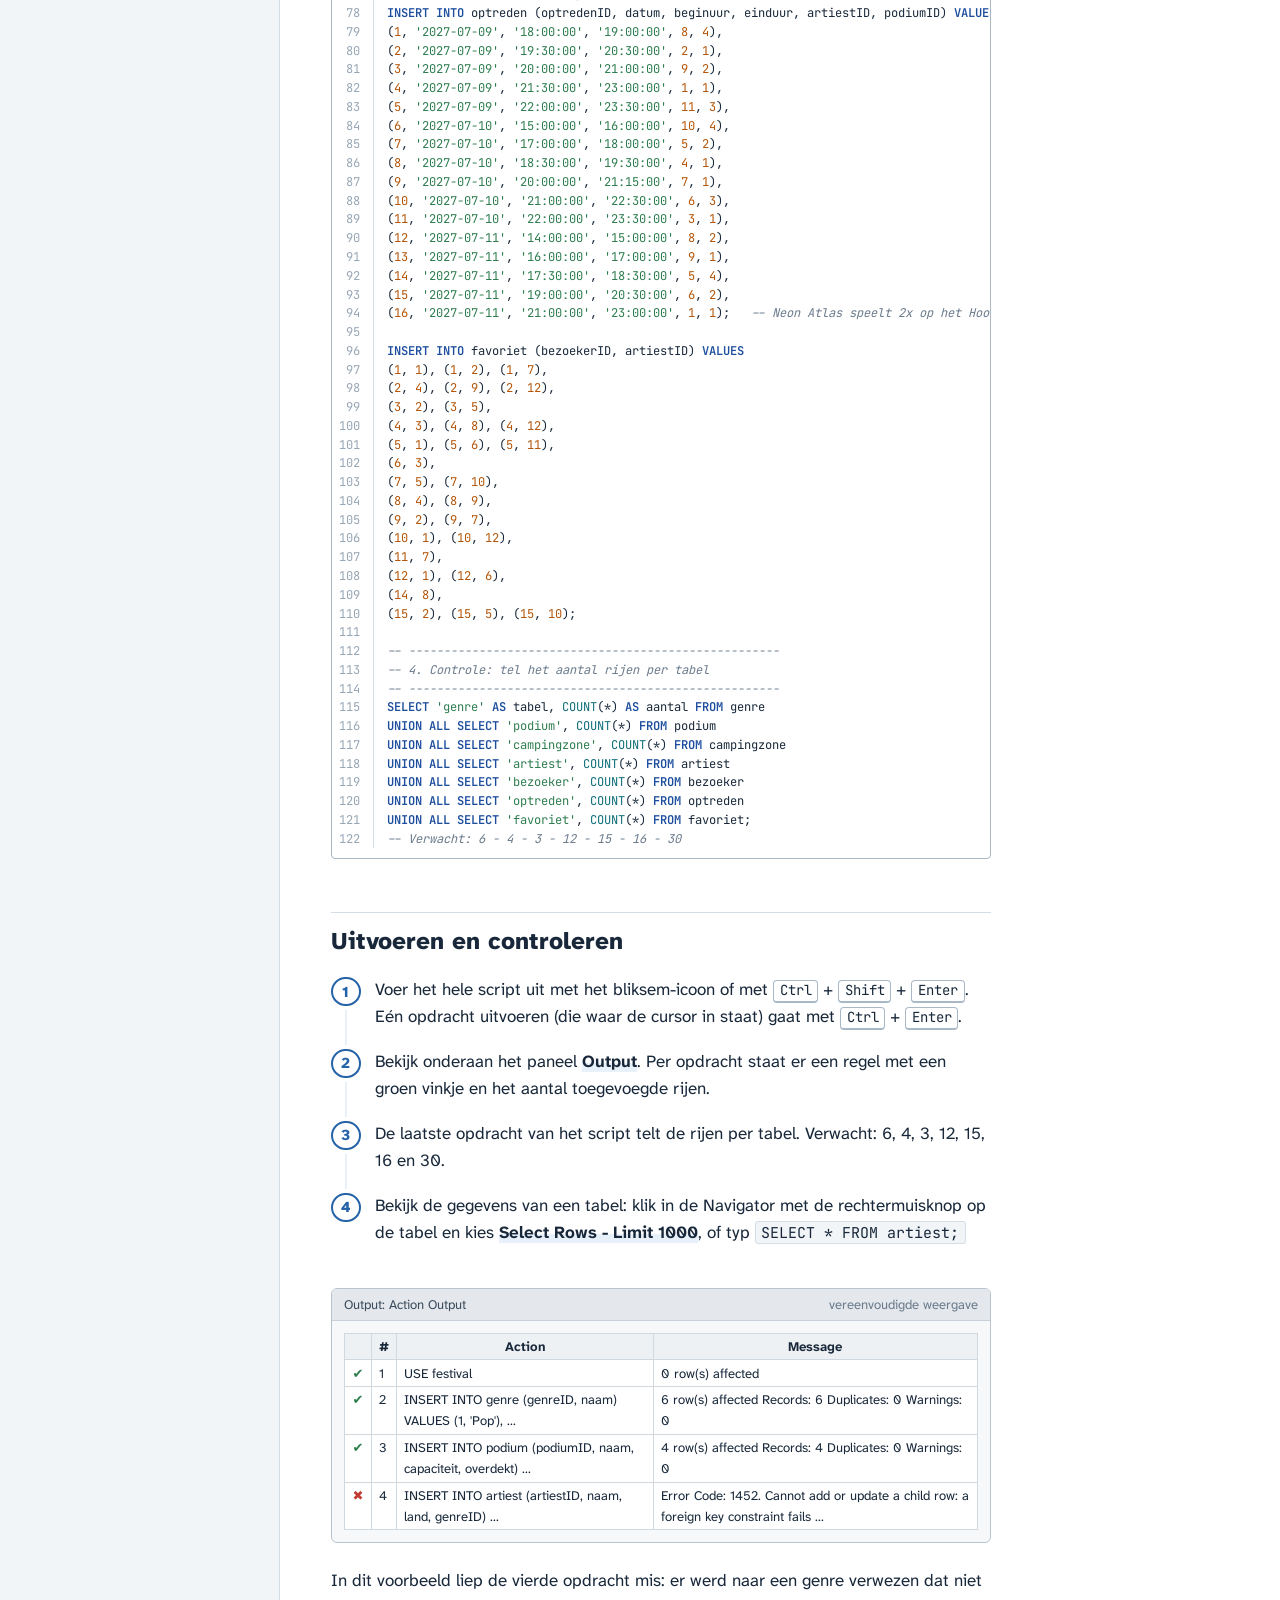
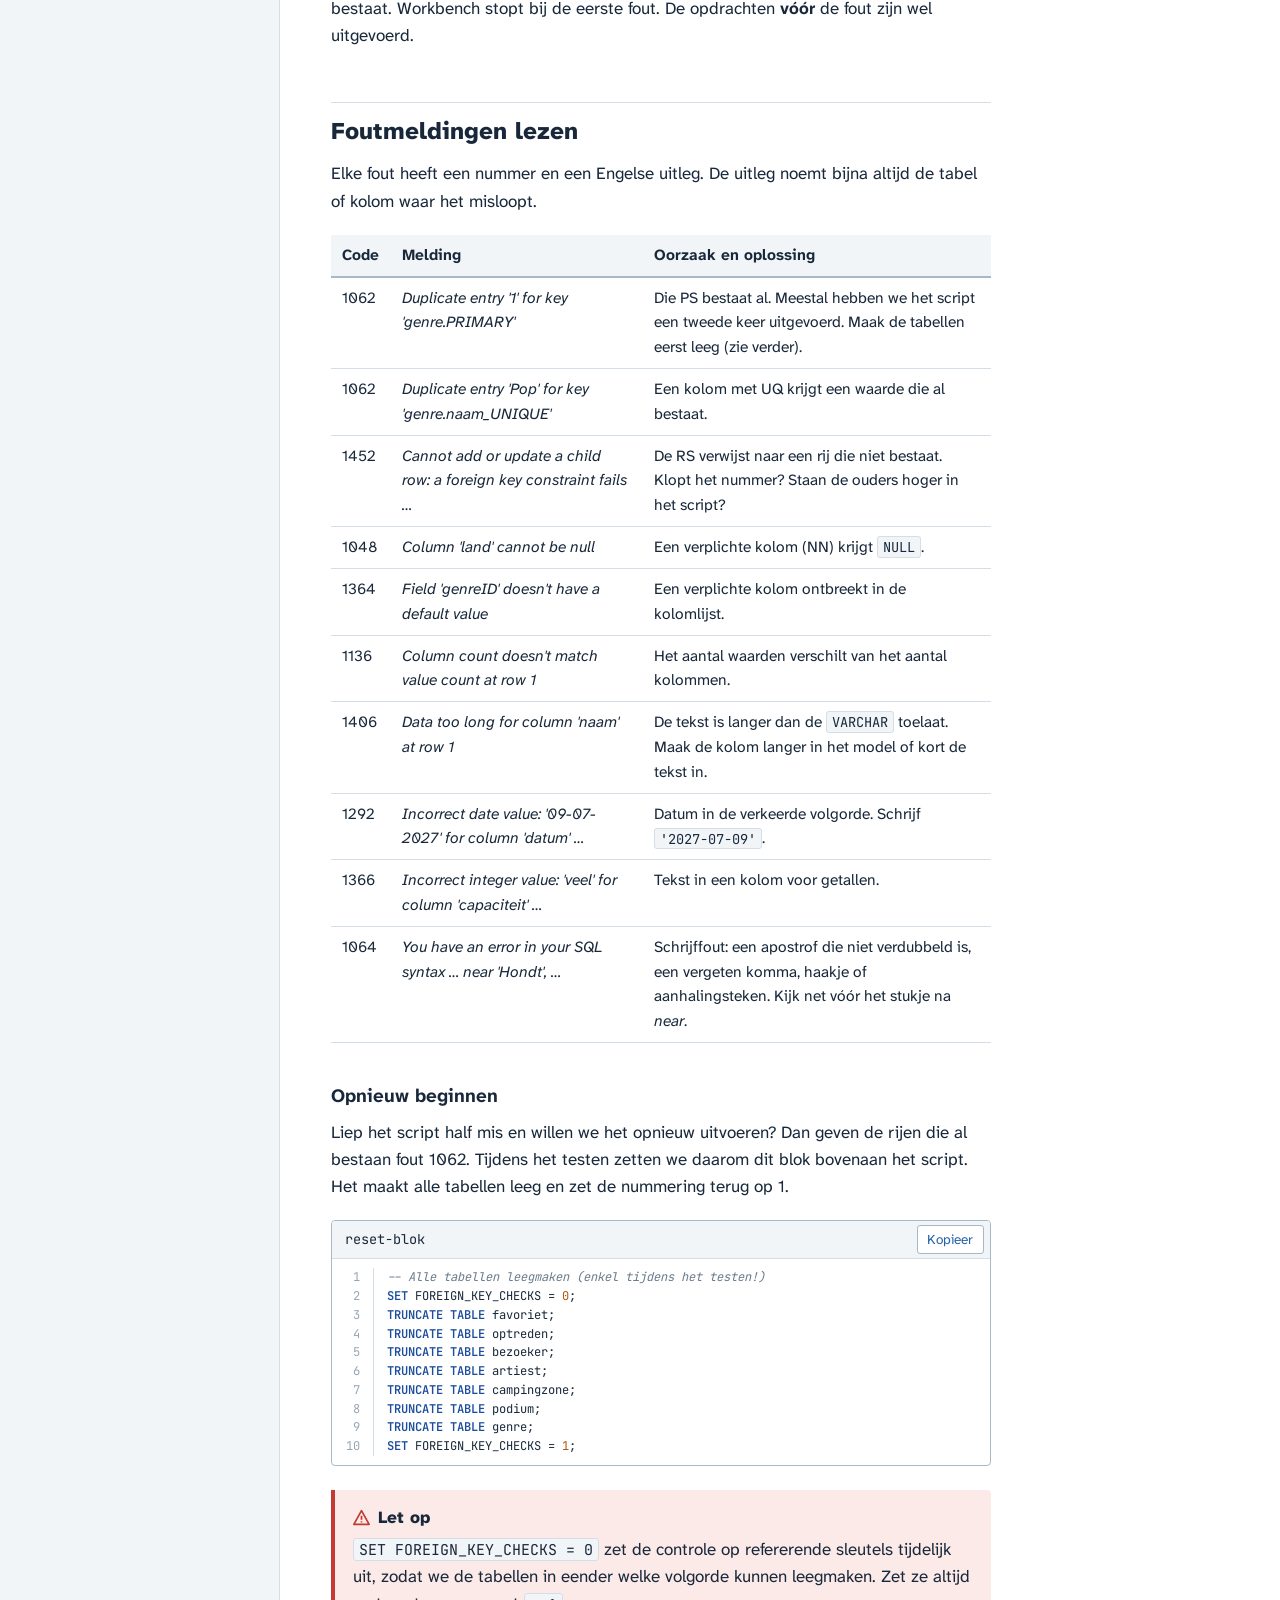
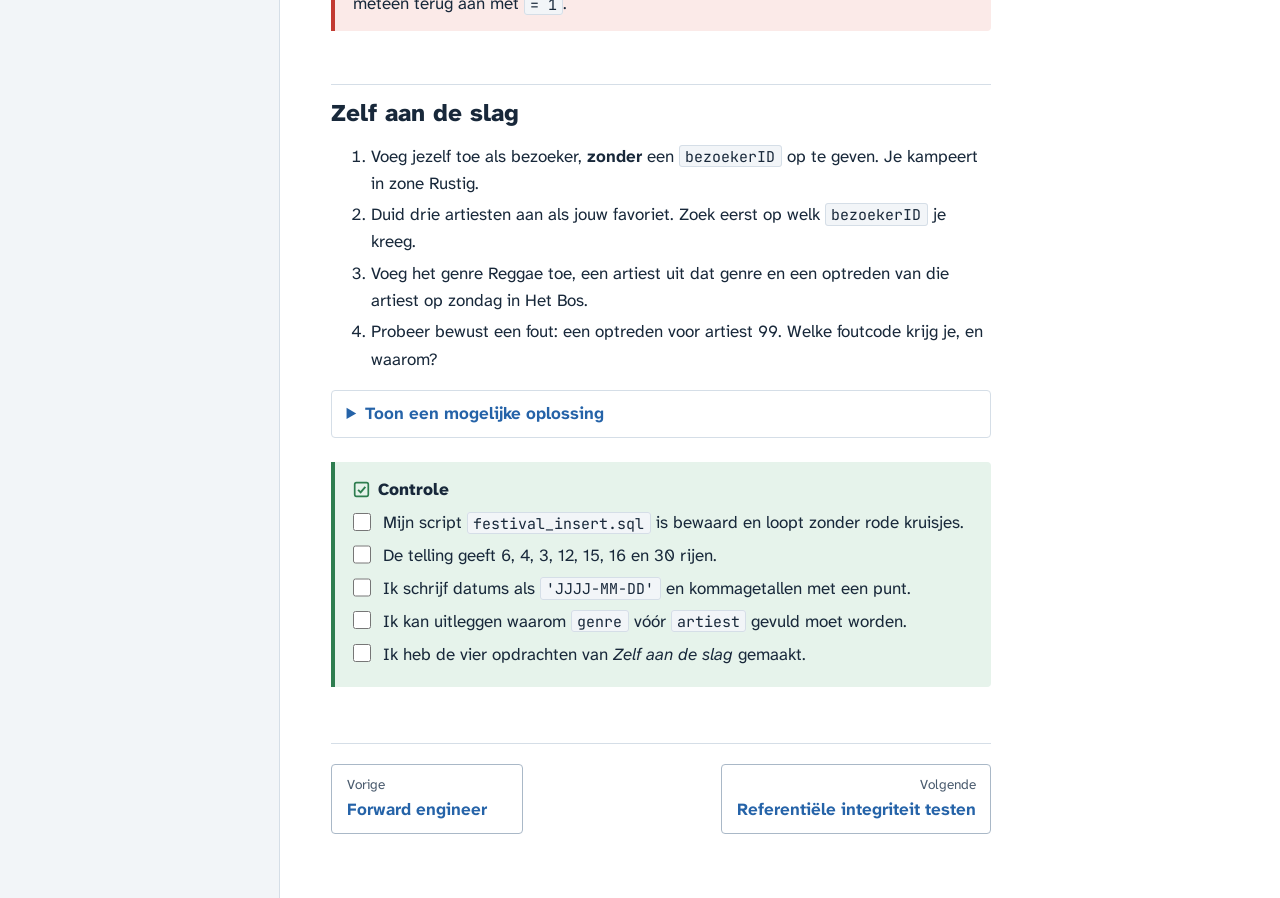
<file: 7-gegevens-invoeren.html>
<!DOCTYPE html>
<html lang="nl">
<head>
<meta charset="utf-8">
<meta name="viewport" content="width=device-width, initial-scale=1">
<title>Stap 7: Gegevens invoeren met INSERT INTO | Van ERD naar databank</title>
<link rel="icon" href="img/favicon.svg" type="image/svg+xml">
<link rel="stylesheet" href="css/style.css">
<script src="js/main.js" defer></script>
</head>
<body>
<a class="skip" href="#inhoud">Naar de inhoud</a>
<header class="topbar">
  <a class="brand" href="index.html"><span class="brand-title">Van ERD naar databank</span><span class="brand-sub">Databeheer met MySQL Workbench</span></a>
  <span class="spacer"></span>
  <a class="toplink" href="oefeningen.html">Oefeningen</a>
  <a class="toplink" href="spiekbrief.html">Spiekbrief</a>
  <button class="menu-toggle" type="button" aria-expanded="false" aria-controls="stappen">Stappen</button>
</header>

<div class="layout">
<nav class="sidebar" id="stappen" aria-label="Stappenplan"><noscript><p><a href="index.html">Naar het overzicht</a></p></noscript></nav>

<main id="inhoud">
<div class="content">

  <p class="step-no">Stap 7 van 8</p>
  <h1>Gegevens invoeren met INSERT INTO</h1>
  <p class="lead">Een lege databank is niet erg nuttig. We schrijven een SQL-script dat de tabellen vult met testgegevens. Zo'n script bewaren we, zodat we het altijd opnieuw kunnen uitvoeren.</p>

  <figure class="goals" aria-label="Wat leren we in deze stap?">
    <div class="goals-head"><span class="tname">stap_7</span><span class="hint">wat leren we?</span></div>
    <ul>
      <li class="key">We schrijven een script dat alle tabellen van festival vult met <code>INSERT INTO</code>.</li>
      <li>We noteren tekst, getallen, datums, tijden, ja/nee en lege waarden correct.</li>
      <li>We voeren gegevens in de juiste volgorde in: eerst de ouders, dan de kinderen.</li>
      <li>We lezen foutmeldingen en lossen ze op.</li>
    </ul>
  </figure>

  <h2>Een query-tab openen</h2>
  <ol class="steps">
    <li><p>Open de verbinding vanuit het startscherm van Workbench.</p></li>
    <li><p>Kies <span class="menu-path">File <span class="sep">›</span> New Query Tab</span> (<kbd>Ctrl</kbd> + <kbd>T</kbd>).</p></li>
    <li><p>Laat het script beginnen met <code>USE festival;</code>. Zo weet de server in welke databank de tabellen staan. (Dubbelklikken op <code>festival</code> in de Navigator doet hetzelfde: de naam wordt dan vet.)</p></li>
    <li><p>Bewaar het script meteen: <span class="menu-path">File <span class="sep">›</span> Save Script As…</span> als <code>festival_insert.sql</code> in je map <code>Databeheer</code>.</p></li>
  </ol>

  <h2>De opbouw van INSERT INTO</h2>
  <p>Eén rij toevoegen aan de tabel <code>genre</code>:</p>
  <div class="code">
<pre><code>INSERT INTO genre (genreID, naam)
VALUES (1, 'Pop');</code></pre>
  </div>
  <ul>
    <li>Na <code>INSERT INTO</code> komt de naam van de tabel.</li>
    <li>Tussen haakjes volgen de kolommen die we invullen.</li>
    <li>Na <code>VALUES</code> volgen de waarden, <b>in dezelfde volgorde</b> als de kolommen.</li>
    <li>Elke opdracht eindigt met een puntkomma <code>;</code>.</li>
  </ul>
  <p>Meerdere rijen tegelijk? Zet ze achter elkaar, gescheiden door komma's:</p>
  <div class="code">
<pre><code>INSERT INTO genre (genreID, naam) VALUES
(1, 'Pop'),
(2, 'Rock'),
(3, 'Hiphop');</code></pre>
  </div>

  <h3>Hoe schrijven we waarden?</h3>
  <div class="table-wrap">
  <table>
    <thead><tr><th>Soort waarde</th><th>Schrijfwijze</th><th>Voorbeeld</th></tr></thead>
    <tbody>
      <tr><td>Tekst</td><td>Tussen enkele aanhalingstekens</td><td><code>'Neon Atlas'</code></td></tr>
      <tr><td>Apostrof in een tekst</td><td>Schrijf de apostrof dubbel</td><td><code>'D''Hondt'</code></td></tr>
      <tr><td>Geheel getal</td><td>Zonder aanhalingstekens</td><td><code>25000</code></td></tr>
      <tr><td>Kommagetal</td><td>Met een <b>punt</b>, niet met een komma</td><td><code>1.5</code></td></tr>
      <tr><td>Datum</td><td><code>'JJJJ-MM-DD'</code></td><td><code>'2027-07-09'</code></td></tr>
      <tr><td>Tijd</td><td><code>'UU:MM:SS'</code></td><td><code>'21:30:00'</code></td></tr>
      <tr><td>Datum en tijd</td><td><code>'JJJJ-MM-DD UU:MM:SS'</code></td><td><code>'2026-10-05 17:35:00'</code></td></tr>
      <tr><td>Ja of nee</td><td><code>1</code> of <code>0</code></td><td><code>1</code></td></tr>
      <tr><td>Leeg</td><td><code>NULL</code>, zonder aanhalingstekens</td><td><code>NULL</code></td></tr>
    </tbody>
  </table>
  </div>
  <aside class="note warn">
    <p class="note-title">NULL of 'NULL'?</p>
    <p><code>NULL</code> betekent: geen waarde. <code>'NULL'</code> tussen aanhalingstekens is gewoon een tekst van vier letters. In een kolom van het type <code>INT</code> geeft dat een fout.</p>
  </aside>

  <h3>AUTO_INCREMENT: zelf een ID geven of niet?</h3>
  <p>Omdat de PS-kolommen AUTO_INCREMENT hebben, mogen we het ID weglaten. De server kiest dan zelf het volgende nummer:</p>
  <div class="code">
<pre><code>INSERT INTO podium (naam, capaciteit, overdekt)
VALUES ('Silent Disco', 800, 1);</code></pre>
  </div>
  <p>In een testscript geven we de ID's meestal wél zelf. Dan weten we zeker dat genre 4 'Dance' is, en kunnen we in de tabel <code>artiest</code> naar <code>genreID</code> 4 verwijzen. Lukt een INSERT niet, dan kan de server een nummer overslaan. Zo'n gat in de nummering is normaal.</p>
  <p>Laten we een kolom met een standaardwaarde weg, dan vult de server die in. Bij <code>podium</code> wordt <code>overdekt</code> dan <code>0</code>.</p>

  <h2>De volgorde: eerst ouders, dan kinderen</h2>
  <p>In <code>artiest</code> staat de RS <code>genreID</code>. De server aanvaardt een artiest met <code>genreID</code> 4 enkel als genre 4 al bestaat. Daarom vullen we de tabellen in deze volgorde:</p>
  <ol class="steps">
    <li><p><b>Tabellen zonder RS:</b> <code>genre</code>, <code>podium</code>, <code>campingzone</code>.</p></li>
    <li><p><b>Tabellen die naar die ouders verwijzen:</b> <code>artiest</code> (naar genre) en <code>bezoeker</code> (naar campingzone).</p></li>
    <li><p><b>Koppeltabellen:</b> <code>optreden</code> (naar artiest en podium) en <code>favoriet</code> (naar bezoeker en artiest).</p></li>
  </ol>
  <p>Kijk in het EER-diagram: een tabel komt pas aan de beurt als alle tabellen aan de één-kant van haar relaties al gevuld zijn.</p>

  <h2>Het volledige script</h2>
  <p>Kopieer onderstaand script. Lees vooral de regels die met <code>--</code> beginnen. Dit zijn commentaarregels in SQL.</p>
  <div class="code" data-file="festival_insert.sql" data-download="downloads/festival_insert.sql">
<pre><code>-- =====================================================
-- Festival Zomerklanken - testgegevens
-- Alle namen en e-mailadressen zijn fictief.
--
-- Volgorde is belangrijk: eerst de tabellen zonder
-- refererende sleutels ("ouders"), daarna de tabellen
-- die ernaar verwijzen ("kinderen").
-- =====================================================

USE festival;

-- -----------------------------------------------------
-- 1. Ouder-tabellen (geen refererende sleutels)
-- -----------------------------------------------------

INSERT INTO genre (genreID, naam) VALUES
(1, 'Pop'),
(2, 'Rock'),
(3, 'Hiphop'),
(4, 'Dance'),
(5, 'Indie'),
(6, 'Metal');      -- nog geen artiesten in dit genre: dat mag!

INSERT INTO podium (podiumID, naam, capaciteit, overdekt) VALUES
(1, 'Hoofdpodium', 25000, 0),
(2, 'De Schuur', 6000, 1),
(3, 'Club Lantaarn', 2500, 1),
(4, 'Het Bos', 1500, 0);

INSERT INTO campingzone (campingzoneID, naam, maxTenten) VALUES
(1, 'Groen', 800),
(2, 'Rustig', 300),
(3, 'Comfort', 150);

-- -----------------------------------------------------
-- 2. Tabellen die naar de ouders verwijzen
-- -----------------------------------------------------

-- genreID moet bestaan in de tabel genre
INSERT INTO artiest (artiestID, naam, land, genreID) VALUES
(1, 'Neon Atlas', 'België', 4),
(2, 'Sara Volt', 'Nederland', 1),
(3, 'De Kempense Kraaien', 'België', 2),
(4, 'Lil Kwadraat', 'België', 3),
(5, 'Juno &amp; The Waves', 'Verenigd Koninkrijk', 5),
(6, 'Bass Brigade', 'Duitsland', 4),
(7, 'Mira Lune', 'Frankrijk', 1),
(8, 'Rookmelder', 'België', 2),
(9, 'Yasmine K', 'België', 3),
(10, 'Polar Static', 'Noorwegen', 5),
(11, 'Tropicana Tapes', 'Spanje', 4),
(12, 'Kid Kompas', 'Nederland', 3);   -- geannuleerd: geen optredens

-- campingzoneID mag NULL zijn: niet elke bezoeker kampeert
-- Let op D''Hondt: een apostrof in een tekst schrijven we dubbel.
INSERT INTO bezoeker (bezoekerID, voornaam, familienaam, email, geboortedatum, campingzoneID) VALUES
(1, 'Lotte', 'Peeters', 'lotte.peeters@example.com', '2007-03-14', 1),
(2, 'Jonas', 'Janssens', 'jonas.janssens@example.com', '2006-11-02', 1),
(3, 'Emma', 'Maes', 'emma.maes@example.com', '2008-05-21', NULL),
(4, 'Noah', 'Jacobs', 'noah.jacobs@example.com', '2005-08-30', 2),
(5, 'Zoë', 'Hermans', 'zoe.hermans@example.com', '2007-01-09', 1),
(6, 'Arthur', 'Willems', 'arthur.willems@example.com', '2006-06-17', NULL),
(7, 'Nora', 'Claes', 'nora.claes@example.com', '2008-02-28', 3),
(8, 'Mohamed', 'El Amrani', 'mohamed.elamrani@example.com', '2006-09-05', 1),
(9, 'Sofie', 'D''Hondt', 'sofie.dhondt@example.com', '2005-12-12', 2),
(10, 'Finn', 'Vermeulen', 'finn.vermeulen@example.com', '2007-07-23', NULL),
(11, 'Amélie', 'Dubois', 'amelie.dubois@example.com', '2006-04-03', 3),
(12, 'Milan', 'Van den Broeck', 'milan.vandenbroeck@example.com', '2008-10-19', 1),
(13, 'Yara', 'Pauwels', 'yara.pauwels@example.com', '2007-09-27', NULL),
(14, 'Lucas', 'Goossens', 'lucas.goossens@example.com', '2005-01-31', 2),
(15, 'Elena', 'Wouters', 'elena.wouters@example.com', '2006-03-08', 3);

-- -----------------------------------------------------
-- 3. Koppeltabellen (verwijzen naar twee ouders)
-- -----------------------------------------------------

-- Datum: 'JJJJ-MM-DD'   Tijd: 'UU:MM:SS'
INSERT INTO optreden (optredenID, datum, beginuur, einduur, artiestID, podiumID) VALUES
(1, '2027-07-09', '18:00:00', '19:00:00', 8, 4),
(2, '2027-07-09', '19:30:00', '20:30:00', 2, 1),
(3, '2027-07-09', '20:00:00', '21:00:00', 9, 2),
(4, '2027-07-09', '21:30:00', '23:00:00', 1, 1),
(5, '2027-07-09', '22:00:00', '23:30:00', 11, 3),
(6, '2027-07-10', '15:00:00', '16:00:00', 10, 4),
(7, '2027-07-10', '17:00:00', '18:00:00', 5, 2),
(8, '2027-07-10', '18:30:00', '19:30:00', 4, 1),
(9, '2027-07-10', '20:00:00', '21:15:00', 7, 1),
(10, '2027-07-10', '21:00:00', '22:30:00', 6, 3),
(11, '2027-07-10', '22:00:00', '23:30:00', 3, 1),
(12, '2027-07-11', '14:00:00', '15:00:00', 8, 2),
(13, '2027-07-11', '16:00:00', '17:00:00', 9, 1),
(14, '2027-07-11', '17:30:00', '18:30:00', 5, 4),
(15, '2027-07-11', '19:00:00', '20:30:00', 6, 2),
(16, '2027-07-11', '21:00:00', '23:00:00', 1, 1);   -- Neon Atlas speelt 2x op het Hoofdpodium

INSERT INTO favoriet (bezoekerID, artiestID) VALUES
(1, 1), (1, 2), (1, 7),
(2, 4), (2, 9), (2, 12),
(3, 2), (3, 5),
(4, 3), (4, 8), (4, 12),
(5, 1), (5, 6), (5, 11),
(6, 3),
(7, 5), (7, 10),
(8, 4), (8, 9),
(9, 2), (9, 7),
(10, 1), (10, 12),
(11, 7),
(12, 1), (12, 6),
(14, 8),
(15, 2), (15, 5), (15, 10);

-- -----------------------------------------------------
-- 4. Controle: tel het aantal rijen per tabel
-- -----------------------------------------------------
SELECT 'genre' AS tabel, COUNT(*) AS aantal FROM genre
UNION ALL SELECT 'podium', COUNT(*) FROM podium
UNION ALL SELECT 'campingzone', COUNT(*) FROM campingzone
UNION ALL SELECT 'artiest', COUNT(*) FROM artiest
UNION ALL SELECT 'bezoeker', COUNT(*) FROM bezoeker
UNION ALL SELECT 'optreden', COUNT(*) FROM optreden
UNION ALL SELECT 'favoriet', COUNT(*) FROM favoriet;
-- Verwacht: 6 - 4 - 3 - 12 - 15 - 16 - 30</code></pre>
  </div>

  <h2>Uitvoeren en controleren</h2>
  <ol class="steps">
    <li><p>Voer het hele script uit met het bliksem-icoon of met <kbd>Ctrl</kbd> + <kbd>Shift</kbd> + <kbd>Enter</kbd>. Eén opdracht uitvoeren (die waar de cursor in staat) gaat met <kbd>Ctrl</kbd> + <kbd>Enter</kbd>.</p></li>
    <li><p>Bekijk onderaan het paneel <span class="ui">Output</span>. Per opdracht staat er een regel met een groen vinkje en het aantal toegevoegde rijen.</p></li>
    <li><p>De laatste opdracht van het script telt de rijen per tabel. Verwacht: 6, 4, 3, 12, 15, 16 en 30.</p></li>
    <li><p>Bekijk de gegevens van een tabel: klik in de Navigator met de rechtermuisknop op de tabel en kies <span class="ui">Select Rows - Limit 1000</span>, of typ <code>SELECT * FROM artiest;</code></p></li>
  </ol>

  <div class="wb" role="img" aria-label="Vereenvoudigde weergave van het paneel Output met geslaagde en mislukte opdrachten">
    <div class="wb-title"><span>Output: Action Output</span><span class="tag">vereenvoudigde weergave</span></div>
    <div class="wb-body">
      <table class="wb-grid wb-out">
        <thead><tr><th></th><th>#</th><th>Action</th><th>Message</th></tr></thead>
        <tbody>
          <tr><td class="ok"></td><td>1</td><td>USE festival</td><td>0 row(s) affected</td></tr>
          <tr><td class="ok"></td><td>2</td><td>INSERT INTO genre (genreID, naam) VALUES (1, 'Pop'), …</td><td>6 row(s) affected Records: 6 Duplicates: 0 Warnings: 0</td></tr>
          <tr><td class="ok"></td><td>3</td><td>INSERT INTO podium (podiumID, naam, capaciteit, overdekt) …</td><td>4 row(s) affected Records: 4 Duplicates: 0 Warnings: 0</td></tr>
          <tr><td class="err"></td><td>4</td><td>INSERT INTO artiest (artiestID, naam, land, genreID) …</td><td>Error Code: 1452. Cannot add or update a child row: a foreign key constraint fails …</td></tr>
        </tbody>
      </table>
    </div>
  </div>
  <p>In dit voorbeeld liep de vierde opdracht mis: er werd naar een genre verwezen dat niet bestaat. Workbench stopt bij de eerste fout. De opdrachten <b>vóór</b> de fout zijn wel uitgevoerd.</p>

  <h2>Foutmeldingen lezen</h2>
  <p>Elke fout heeft een nummer en een Engelse uitleg. De uitleg noemt bijna altijd de tabel of kolom waar het misloopt.</p>
  <div class="table-wrap">
  <table>
    <thead><tr><th>Code</th><th>Melding</th><th>Oorzaak en oplossing</th></tr></thead>
    <tbody>
      <tr><td>1062</td><td><i>Duplicate entry '1' for key 'genre.PRIMARY'</i></td><td>Die PS bestaat al. Meestal hebben we het script een tweede keer uitgevoerd. Maak de tabellen eerst leeg (zie verder).</td></tr>
      <tr><td>1062</td><td><i>Duplicate entry 'Pop' for key 'genre.naam_UNIQUE'</i></td><td>Een kolom met UQ krijgt een waarde die al bestaat.</td></tr>
      <tr><td>1452</td><td><i>Cannot add or update a child row: a foreign key constraint fails …</i></td><td>De RS verwijst naar een rij die niet bestaat. Klopt het nummer? Staan de ouders hoger in het script?</td></tr>
      <tr><td>1048</td><td><i>Column 'land' cannot be null</i></td><td>Een verplichte kolom (NN) krijgt <code>NULL</code>.</td></tr>
      <tr><td>1364</td><td><i>Field 'genreID' doesn't have a default value</i></td><td>Een verplichte kolom ontbreekt in de kolomlijst.</td></tr>
      <tr><td>1136</td><td><i>Column count doesn't match value count at row 1</i></td><td>Het aantal waarden verschilt van het aantal kolommen.</td></tr>
      <tr><td>1406</td><td><i>Data too long for column 'naam' at row 1</i></td><td>De tekst is langer dan de <code>VARCHAR</code> toelaat. Maak de kolom langer in het model of kort de tekst in.</td></tr>
      <tr><td>1292</td><td><i>Incorrect date value: '09-07-2027' for column 'datum' …</i></td><td>Datum in de verkeerde volgorde. Schrijf <code>'2027-07-09'</code>.</td></tr>
      <tr><td>1366</td><td><i>Incorrect integer value: 'veel' for column 'capaciteit' …</i></td><td>Tekst in een kolom voor getallen.</td></tr>
      <tr><td>1064</td><td><i>You have an error in your SQL syntax … near 'Hondt', …</i></td><td>Schrijffout: een apostrof die niet verdubbeld is, een vergeten komma, haakje of aanhalingsteken. Kijk net vóór het stukje na <i>near</i>.</td></tr>
    </tbody>
  </table>
  </div>

  <h3>Opnieuw beginnen</h3>
  <p>Liep het script half mis en willen we het opnieuw uitvoeren? Dan geven de rijen die al bestaan fout 1062. Tijdens het testen zetten we daarom dit blok bovenaan het script. Het maakt alle tabellen leeg en zet de nummering terug op 1.</p>
  <div class="code" data-file="reset-blok">
<pre><code>-- Alle tabellen leegmaken (enkel tijdens het testen!)
SET FOREIGN_KEY_CHECKS = 0;
TRUNCATE TABLE favoriet;
TRUNCATE TABLE optreden;
TRUNCATE TABLE bezoeker;
TRUNCATE TABLE artiest;
TRUNCATE TABLE campingzone;
TRUNCATE TABLE podium;
TRUNCATE TABLE genre;
SET FOREIGN_KEY_CHECKS = 1;</code></pre>
  </div>
  <aside class="note warn">
    <p class="note-title">Let op</p>
    <p><code>SET FOREIGN_KEY_CHECKS = 0</code> zet de controle op refererende sleutels tijdelijk uit, zodat we de tabellen in eender welke volgorde kunnen leegmaken. Zet ze altijd meteen terug aan met <code>= 1</code>.</p>
  </aside>

  <h2>Zelf aan de slag</h2>
  <ol>
    <li>Voeg jezelf toe als bezoeker, <b>zonder</b> een <code>bezoekerID</code> op te geven. Je kampeert in zone Rustig.</li>
    <li>Duid drie artiesten aan als jouw favoriet. Zoek eerst op welk <code>bezoekerID</code> je kreeg.</li>
    <li>Voeg het genre Reggae toe, een artiest uit dat genre en een optreden van die artiest op zondag in Het Bos.</li>
    <li>Probeer bewust een fout: een optreden voor artiest 99. Welke foutcode krijg je, en waarom?</li>
  </ol>
  <details>
    <summary>Toon een mogelijke oplossing</summary>
    <div class="details-body">
      <div class="code">
<pre><code>-- 1. Jezelf toevoegen (zone Rustig = campingzoneID 2)
INSERT INTO bezoeker (voornaam, familienaam, email, geboortedatum, campingzoneID)
VALUES ('Sam', 'Peeters', 'sam.peeters@example.com', '2008-06-01', 2);

-- 2. Welk ID kreeg ik?
SELECT bezoekerID FROM bezoeker WHERE email = 'sam.peeters@example.com';
-- stel dat het 16 is:
INSERT INTO favoriet (bezoekerID, artiestID) VALUES (16, 1), (16, 5), (16, 9);

-- 3. Reggae, een artiest en een optreden
INSERT INTO genre (naam) VALUES ('Reggae');            -- krijgt genreID 7
INSERT INTO artiest (naam, land, genreID) VALUES ('Island Breeze', 'Jamaica', 7);  -- artiestID 13
INSERT INTO optreden (datum, beginuur, einduur, artiestID, podiumID)
VALUES ('2027-07-11', '13:00:00', '14:00:00', 13, 4);

-- 4. Bewuste fout: artiest 99 bestaat niet
INSERT INTO optreden (datum, beginuur, einduur, artiestID, podiumID)
VALUES ('2027-07-11', '15:00:00', '16:00:00', 99, 1);
-- Error Code: 1452. Cannot add or update a child row: a foreign key constraint fails</code></pre>
      </div>
      <p>De nummers 16, 7 en 13 kloppen enkel als je het festivalscript precies één keer foutloos uitvoerde. Kijk ze dus altijd na met <code>SELECT</code>.</p>
    </div>
  </details>

  <aside class="note check">
    <p class="note-title">Controle</p>
    <ul class="checklist" data-key="stap7">
      <li><label><input type="checkbox"><span>Mijn script <code>festival_insert.sql</code> is bewaard en loopt zonder rode kruisjes.</span></label></li>
      <li><label><input type="checkbox"><span>De telling geeft 6, 4, 3, 12, 15, 16 en 30 rijen.</span></label></li>
      <li><label><input type="checkbox"><span>Ik schrijf datums als <code>'JJJJ-MM-DD'</code> en kommagetallen met een punt.</span></label></li>
      <li><label><input type="checkbox"><span>Ik kan uitleggen waarom <code>genre</code> vóór <code>artiest</code> gevuld moet worden.</span></label></li>
      <li><label><input type="checkbox"><span>Ik heb de vier opdrachten van <i>Zelf aan de slag</i> gemaakt.</span></label></li>
    </ul>
  </aside>

  <nav class="pager" data-auto aria-label="Vorige en volgende stap"></nav>
</div>
</main>
</div>
</body>
</html>
</file>
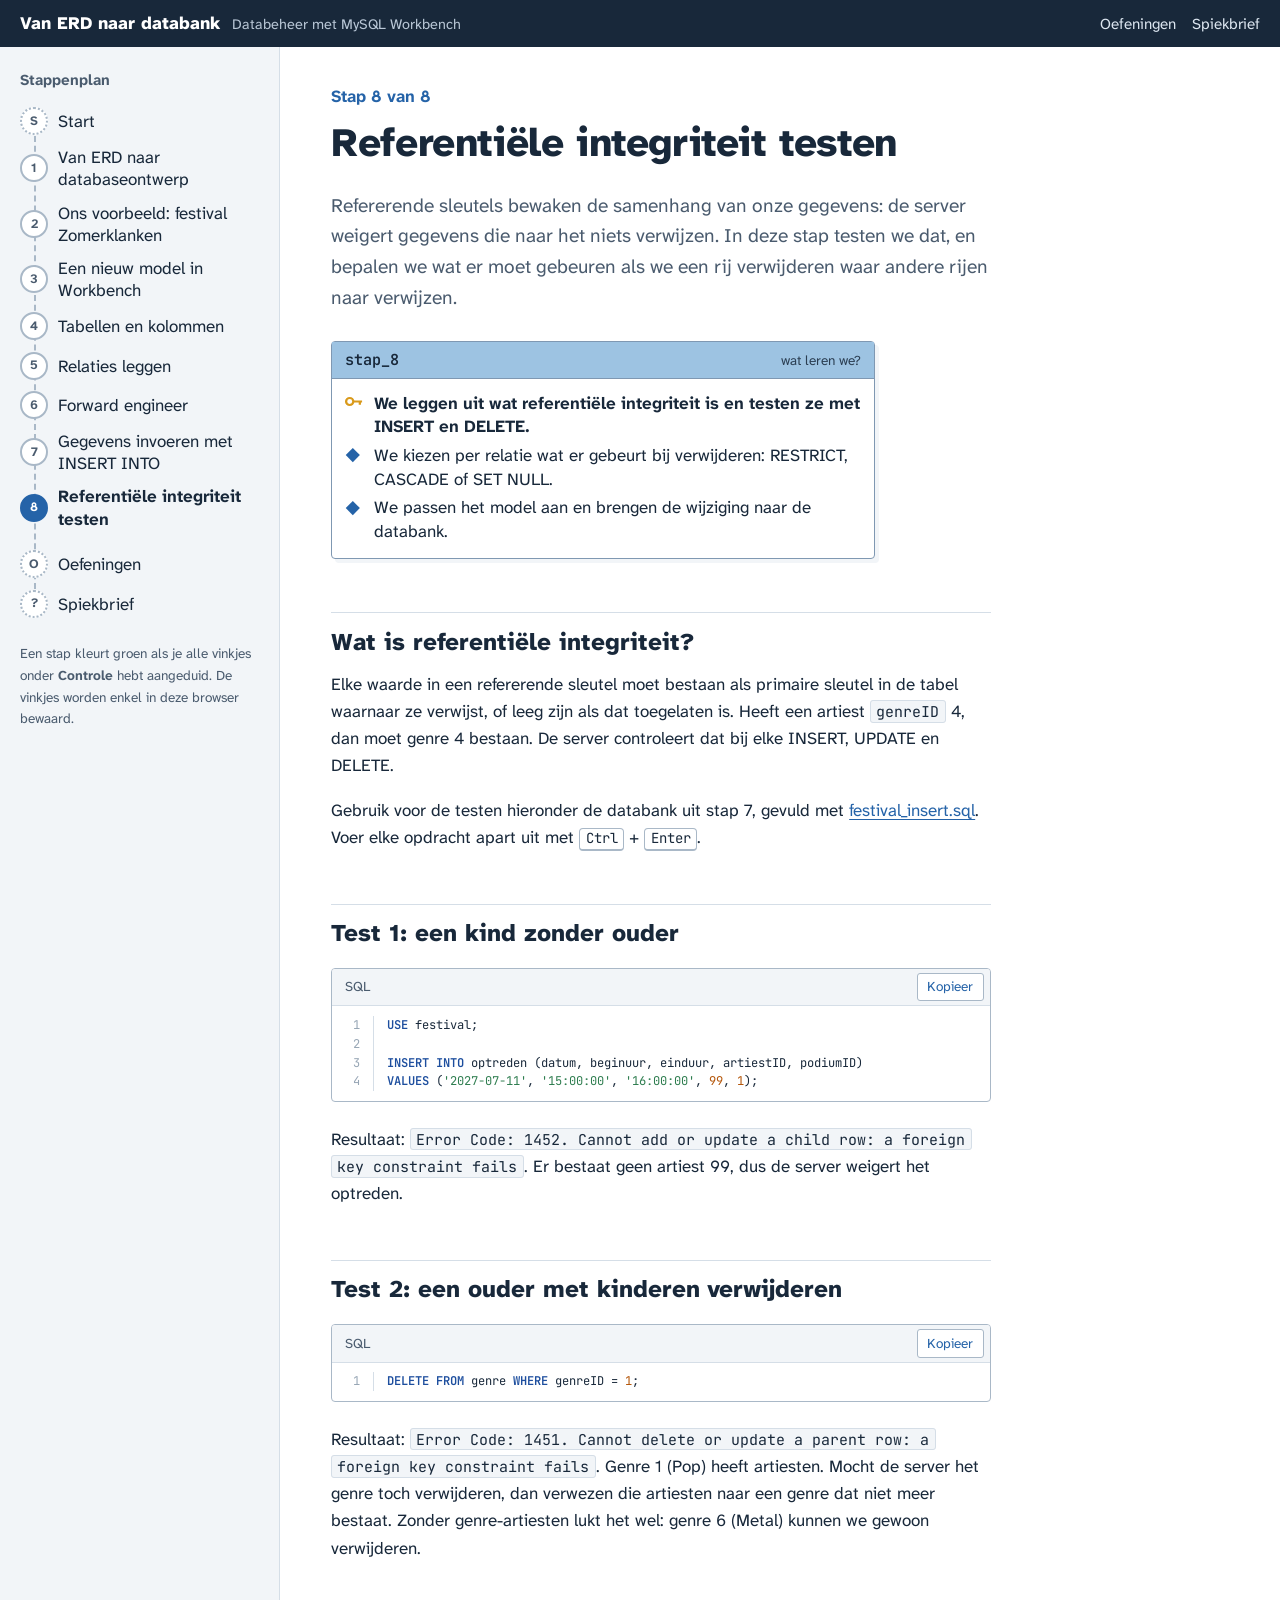
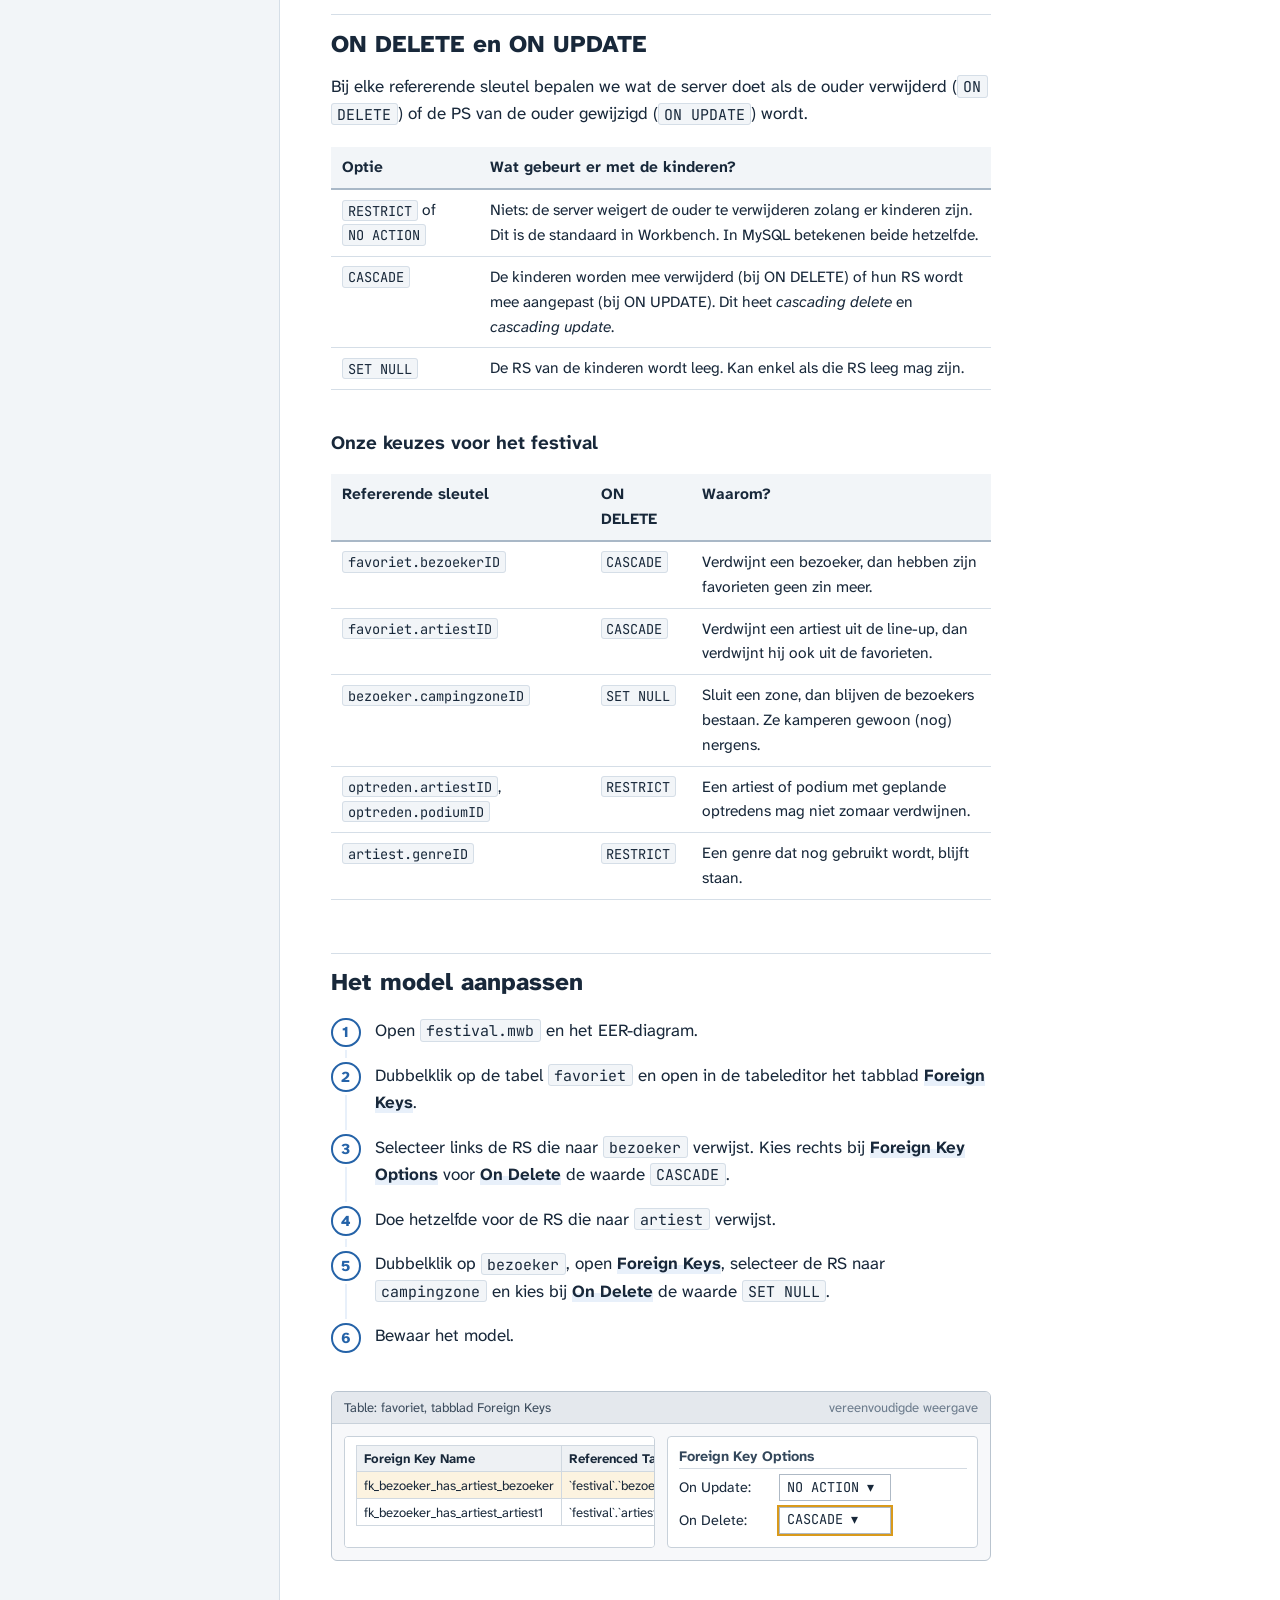
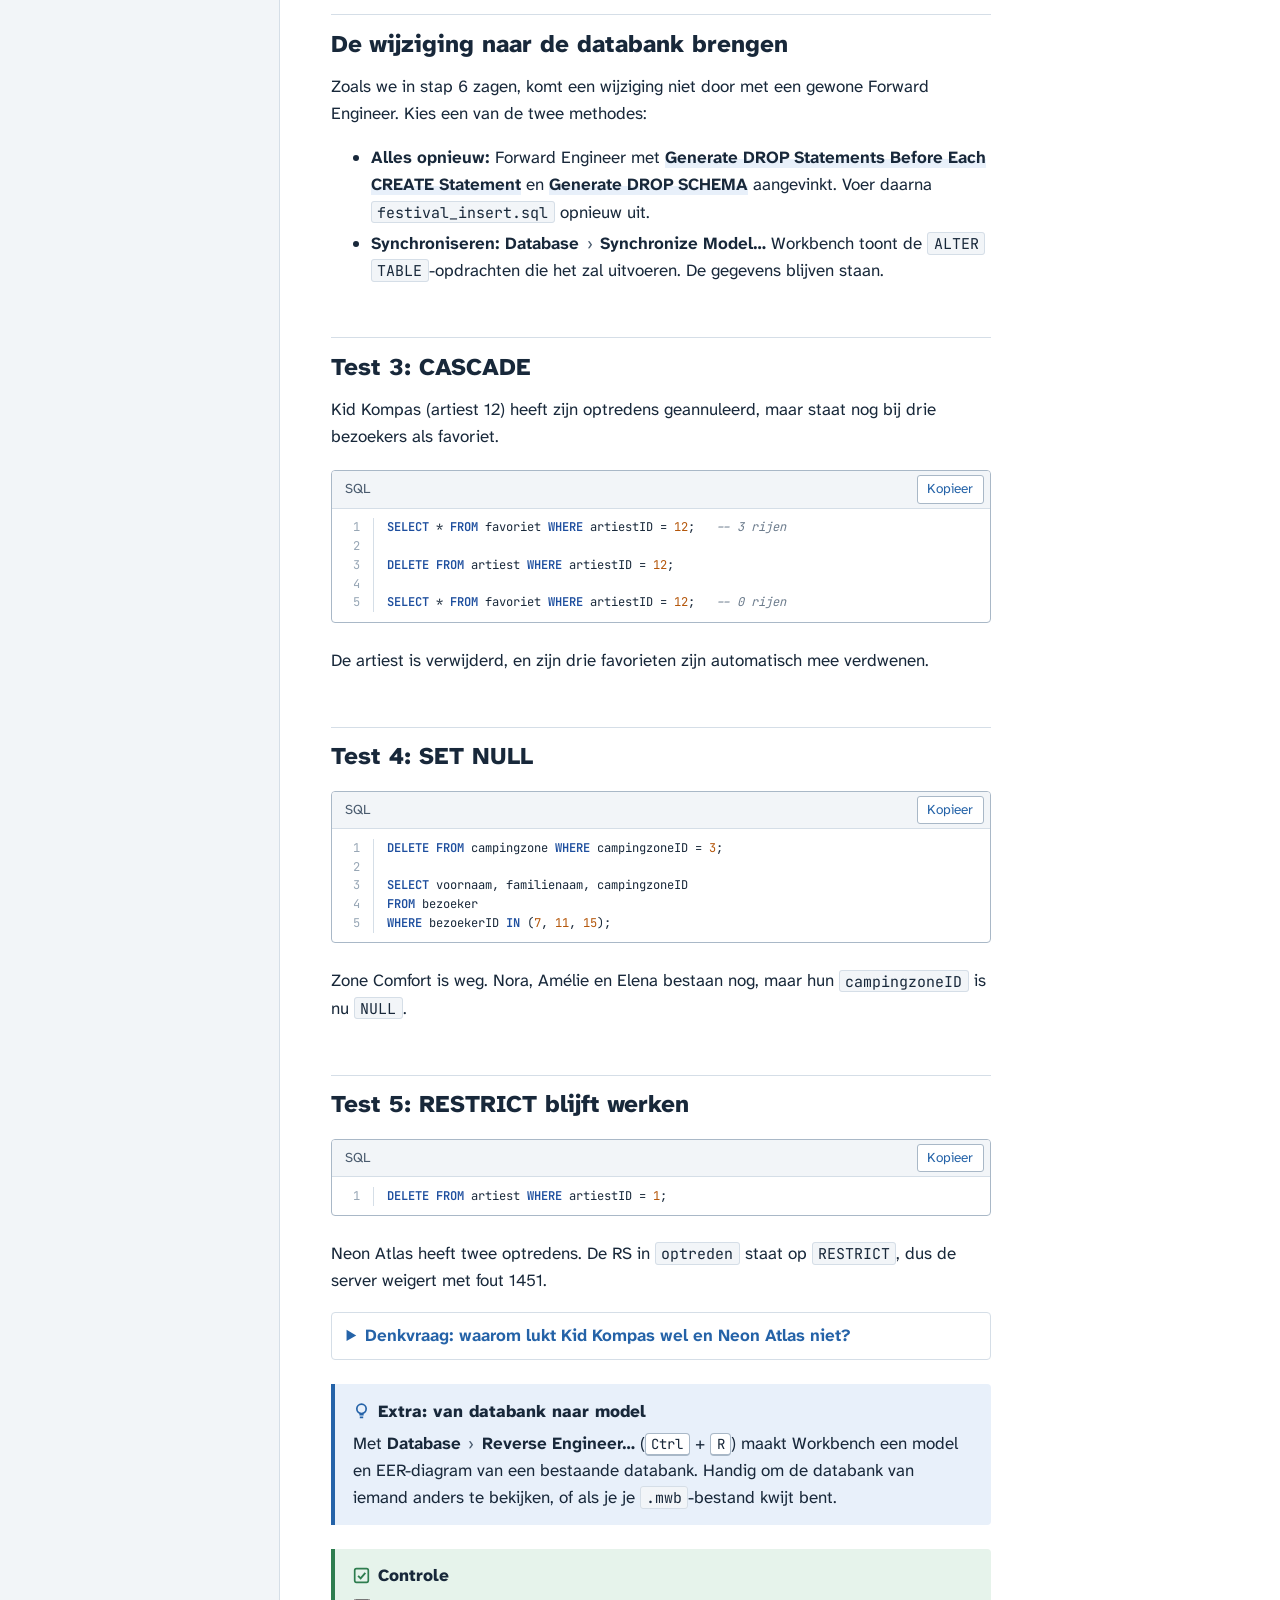
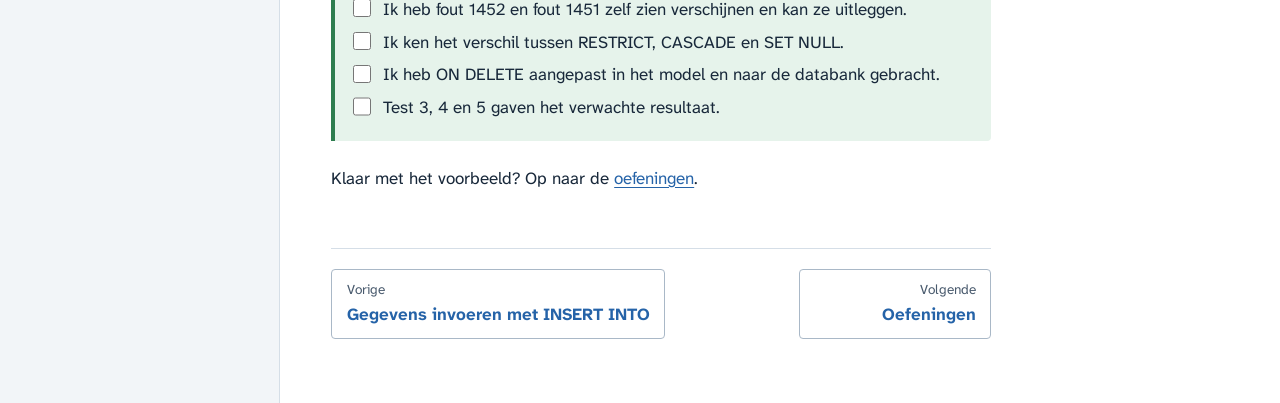
<file: 8-integriteit.html>
<!DOCTYPE html>
<html lang="nl">
<head>
<meta charset="utf-8">
<meta name="viewport" content="width=device-width, initial-scale=1">
<title>Stap 8: Referentiële integriteit testen | Van ERD naar databank</title>
<link rel="icon" href="img/favicon.svg" type="image/svg+xml">
<link rel="stylesheet" href="css/style.css">
<script src="js/main.js" defer></script>
</head>
<body>
<a class="skip" href="#inhoud">Naar de inhoud</a>
<header class="topbar">
  <a class="brand" href="index.html"><span class="brand-title">Van ERD naar databank</span><span class="brand-sub">Databeheer met MySQL Workbench</span></a>
  <span class="spacer"></span>
  <a class="toplink" href="oefeningen.html">Oefeningen</a>
  <a class="toplink" href="spiekbrief.html">Spiekbrief</a>
  <button class="menu-toggle" type="button" aria-expanded="false" aria-controls="stappen">Stappen</button>
</header>

<div class="layout">
<nav class="sidebar" id="stappen" aria-label="Stappenplan"><noscript><p><a href="index.html">Naar het overzicht</a></p></noscript></nav>

<main id="inhoud">
<div class="content">

  <p class="step-no">Stap 8 van 8</p>
  <h1>Referentiële integriteit testen</h1>
  <p class="lead">Refererende sleutels bewaken de samenhang van onze gegevens: de server weigert gegevens die naar het niets verwijzen. In deze stap testen we dat, en bepalen we wat er moet gebeuren als we een rij verwijderen waar andere rijen naar verwijzen.</p>

  <figure class="goals" aria-label="Wat leren we in deze stap?">
    <div class="goals-head"><span class="tname">stap_8</span><span class="hint">wat leren we?</span></div>
    <ul>
      <li class="key">We leggen uit wat referentiële integriteit is en testen ze met INSERT en DELETE.</li>
      <li>We kiezen per relatie wat er gebeurt bij verwijderen: RESTRICT, CASCADE of SET NULL.</li>
      <li>We passen het model aan en brengen de wijziging naar de databank.</li>
    </ul>
  </figure>

  <h2>Wat is referentiële integriteit?</h2>
  <p>Elke waarde in een refererende sleutel moet bestaan als primaire sleutel in de tabel waarnaar ze verwijst, of leeg zijn als dat toegelaten is. Heeft een artiest <code>genreID</code> 4, dan moet genre 4 bestaan. De server controleert dat bij elke INSERT, UPDATE en DELETE.</p>
  <p>Gebruik voor de testen hieronder de databank uit stap 7, gevuld met <a href="downloads/festival_insert.sql" download>festival_insert.sql</a>. Voer elke opdracht apart uit met <kbd>Ctrl</kbd> + <kbd>Enter</kbd>.</p>

  <h2>Test 1: een kind zonder ouder</h2>
  <div class="code">
<pre><code>USE festival;

INSERT INTO optreden (datum, beginuur, einduur, artiestID, podiumID)
VALUES ('2027-07-11', '15:00:00', '16:00:00', 99, 1);</code></pre>
  </div>
  <p>Resultaat: <code>Error Code: 1452. Cannot add or update a child row: a foreign key constraint fails</code>. Er bestaat geen artiest 99, dus de server weigert het optreden.</p>

  <h2>Test 2: een ouder met kinderen verwijderen</h2>
  <div class="code">
<pre><code>DELETE FROM genre WHERE genreID = 1;</code></pre>
  </div>
  <p>Resultaat: <code>Error Code: 1451. Cannot delete or update a parent row: a foreign key constraint fails</code>. Genre 1 (Pop) heeft artiesten. Mocht de server het genre toch verwijderen, dan verwezen die artiesten naar een genre dat niet meer bestaat. Zonder genre-artiesten lukt het wel: genre 6 (Metal) kunnen we gewoon verwijderen.</p>

  <h2>ON DELETE en ON UPDATE</h2>
  <p>Bij elke refererende sleutel bepalen we wat de server doet als de ouder verwijderd (<code>ON DELETE</code>) of de PS van de ouder gewijzigd (<code>ON UPDATE</code>) wordt.</p>
  <div class="table-wrap">
  <table>
    <thead><tr><th>Optie</th><th>Wat gebeurt er met de kinderen?</th></tr></thead>
    <tbody>
      <tr><td><code>RESTRICT</code> of <code>NO ACTION</code></td><td>Niets: de server weigert de ouder te verwijderen zolang er kinderen zijn. Dit is de standaard in Workbench. In MySQL betekenen beide hetzelfde.</td></tr>
      <tr><td><code>CASCADE</code></td><td>De kinderen worden mee verwijderd (bij ON DELETE) of hun RS wordt mee aangepast (bij ON UPDATE). Dit heet <i>cascading delete</i> en <i>cascading update</i>.</td></tr>
      <tr><td><code>SET NULL</code></td><td>De RS van de kinderen wordt leeg. Kan enkel als die RS leeg mag zijn.</td></tr>
    </tbody>
  </table>
  </div>

  <h3>Onze keuzes voor het festival</h3>
  <div class="table-wrap">
  <table>
    <thead><tr><th>Refererende sleutel</th><th>ON DELETE</th><th>Waarom?</th></tr></thead>
    <tbody>
      <tr><td><code>favoriet.bezoekerID</code></td><td><code>CASCADE</code></td><td>Verdwijnt een bezoeker, dan hebben zijn favorieten geen zin meer.</td></tr>
      <tr><td><code>favoriet.artiestID</code></td><td><code>CASCADE</code></td><td>Verdwijnt een artiest uit de line-up, dan verdwijnt hij ook uit de favorieten.</td></tr>
      <tr><td><code>bezoeker.campingzoneID</code></td><td><code>SET NULL</code></td><td>Sluit een zone, dan blijven de bezoekers bestaan. Ze kamperen gewoon (nog) nergens.</td></tr>
      <tr><td><code>optreden.artiestID</code>, <code>optreden.podiumID</code></td><td><code>RESTRICT</code></td><td>Een artiest of podium met geplande optredens mag niet zomaar verdwijnen.</td></tr>
      <tr><td><code>artiest.genreID</code></td><td><code>RESTRICT</code></td><td>Een genre dat nog gebruikt wordt, blijft staan.</td></tr>
    </tbody>
  </table>
  </div>

  <h2>Het model aanpassen</h2>
  <ol class="steps">
    <li><p>Open <code>festival.mwb</code> en het EER-diagram.</p></li>
    <li><p>Dubbelklik op de tabel <code>favoriet</code> en open in de tabeleditor het tabblad <span class="ui">Foreign Keys</span>.</p></li>
    <li><p>Selecteer links de RS die naar <code>bezoeker</code> verwijst. Kies rechts bij <span class="ui">Foreign Key Options</span> voor <span class="ui">On Delete</span> de waarde <code>CASCADE</code>.</p></li>
    <li><p>Doe hetzelfde voor de RS die naar <code>artiest</code> verwijst.</p></li>
    <li><p>Dubbelklik op <code>bezoeker</code>, open <span class="ui">Foreign Keys</span>, selecteer de RS naar <code>campingzone</code> en kies bij <span class="ui">On Delete</span> de waarde <code>SET NULL</code>.</p></li>
    <li><p>Bewaar het model.</p></li>
  </ol>

  <div class="wb" role="img" aria-label="Vereenvoudigde weergave van het tabblad Foreign Keys van de tabel favoriet">
    <div class="wb-title"><span>Table: favoriet, tabblad Foreign Keys</span><span class="tag">vereenvoudigde weergave</span></div>
    <div class="wb-body">
      <div class="wb-cols">
        <div class="wb-box">
          <table class="wb-grid" style="width:100%">
            <thead><tr><th>Foreign Key Name</th><th>Referenced Table</th></tr></thead>
            <tbody>
              <tr style="background:var(--gold-soft)"><td>fk_bezoeker_has_artiest_bezoeker</td><td>`festival`.`bezoeker`</td></tr>
              <tr><td>fk_bezoeker_has_artiest_artiest1</td><td>`festival`.`artiest`</td></tr>
            </tbody>
          </table>
        </div>
        <div class="wb-box">
          <div class="wb-section" style="margin-top:0">Foreign Key Options</div>
          <div class="wb-row"><span style="min-width:5.5rem">On Update:</span><span class="wb-field" style="min-width:7rem">NO ACTION ▾</span></div>
          <div class="wb-row"><span style="min-width:5.5rem">On Delete:</span><span class="wb-field" style="min-width:7rem;outline:2px solid var(--gold)">CASCADE ▾</span></div>
        </div>
      </div>
    </div>
  </div>

  <h2>De wijziging naar de databank brengen</h2>
  <p>Zoals we in stap 6 zagen, komt een wijziging niet door met een gewone Forward Engineer. Kies een van de twee methodes:</p>
  <ul>
    <li><b>Alles opnieuw:</b> Forward Engineer met <span class="ui">Generate DROP Statements Before Each CREATE Statement</span> en <span class="ui">Generate DROP SCHEMA</span> aangevinkt. Voer daarna <code>festival_insert.sql</code> opnieuw uit.</li>
    <li><b>Synchroniseren:</b> <span class="menu-path">Database <span class="sep">›</span> Synchronize Model…</span> Workbench toont de <code>ALTER TABLE</code>-opdrachten die het zal uitvoeren. De gegevens blijven staan.</li>
  </ul>

  <h2>Test 3: CASCADE</h2>
  <p>Kid Kompas (artiest 12) heeft zijn optredens geannuleerd, maar staat nog bij drie bezoekers als favoriet.</p>
  <div class="code">
<pre><code>SELECT * FROM favoriet WHERE artiestID = 12;   -- 3 rijen

DELETE FROM artiest WHERE artiestID = 12;

SELECT * FROM favoriet WHERE artiestID = 12;   -- 0 rijen</code></pre>
  </div>
  <p>De artiest is verwijderd, en zijn drie favorieten zijn automatisch mee verdwenen.</p>

  <h2>Test 4: SET NULL</h2>
  <div class="code">
<pre><code>DELETE FROM campingzone WHERE campingzoneID = 3;

SELECT voornaam, familienaam, campingzoneID
FROM bezoeker
WHERE bezoekerID IN (7, 11, 15);</code></pre>
  </div>
  <p>Zone Comfort is weg. Nora, Amélie en Elena bestaan nog, maar hun <code>campingzoneID</code> is nu <code>NULL</code>.</p>

  <h2>Test 5: RESTRICT blijft werken</h2>
  <div class="code">
<pre><code>DELETE FROM artiest WHERE artiestID = 1;</code></pre>
  </div>
  <p>Neon Atlas heeft twee optredens. De RS in <code>optreden</code> staat op <code>RESTRICT</code>, dus de server weigert met fout 1451.</p>
  <details>
    <summary>Denkvraag: waarom lukt Kid Kompas wel en Neon Atlas niet?</summary>
    <div class="details-body">
      <p>Beide artiesten staan in <code>favoriet</code>, en daar mag de server cascaderen. Maar Neon Atlas staat ook in <code>optreden</code>, en die RS staat op <code>RESTRICT</code>. Eén weigerende relatie volstaat om het verwijderen te blokkeren. Kid Kompas heeft geen optredens, dus niets houdt hem tegen.</p>
    </div>
  </details>

  <aside class="note tip">
    <p class="note-title">Extra: van databank naar model</p>
    <p>Met <span class="menu-path">Database <span class="sep">›</span> Reverse Engineer…</span> (<kbd>Ctrl</kbd> + <kbd>R</kbd>) maakt Workbench een model en EER-diagram van een bestaande databank. Handig om de databank van iemand anders te bekijken, of als je je <code>.mwb</code>-bestand kwijt bent.</p>
  </aside>

  <aside class="note check">
    <p class="note-title">Controle</p>
    <ul class="checklist" data-key="stap8">
      <li><label><input type="checkbox"><span>Ik heb fout 1452 en fout 1451 zelf zien verschijnen en kan ze uitleggen.</span></label></li>
      <li><label><input type="checkbox"><span>Ik ken het verschil tussen RESTRICT, CASCADE en SET NULL.</span></label></li>
      <li><label><input type="checkbox"><span>Ik heb ON DELETE aangepast in het model en naar de databank gebracht.</span></label></li>
      <li><label><input type="checkbox"><span>Test 3, 4 en 5 gaven het verwachte resultaat.</span></label></li>
    </ul>
  </aside>

  <p>Klaar met het voorbeeld? Op naar de <a href="oefeningen.html">oefeningen</a>.</p>

  <nav class="pager" data-auto aria-label="Vorige en volgende stap"></nav>
</div>
</main>
</div>
</body>
</html>
</file>
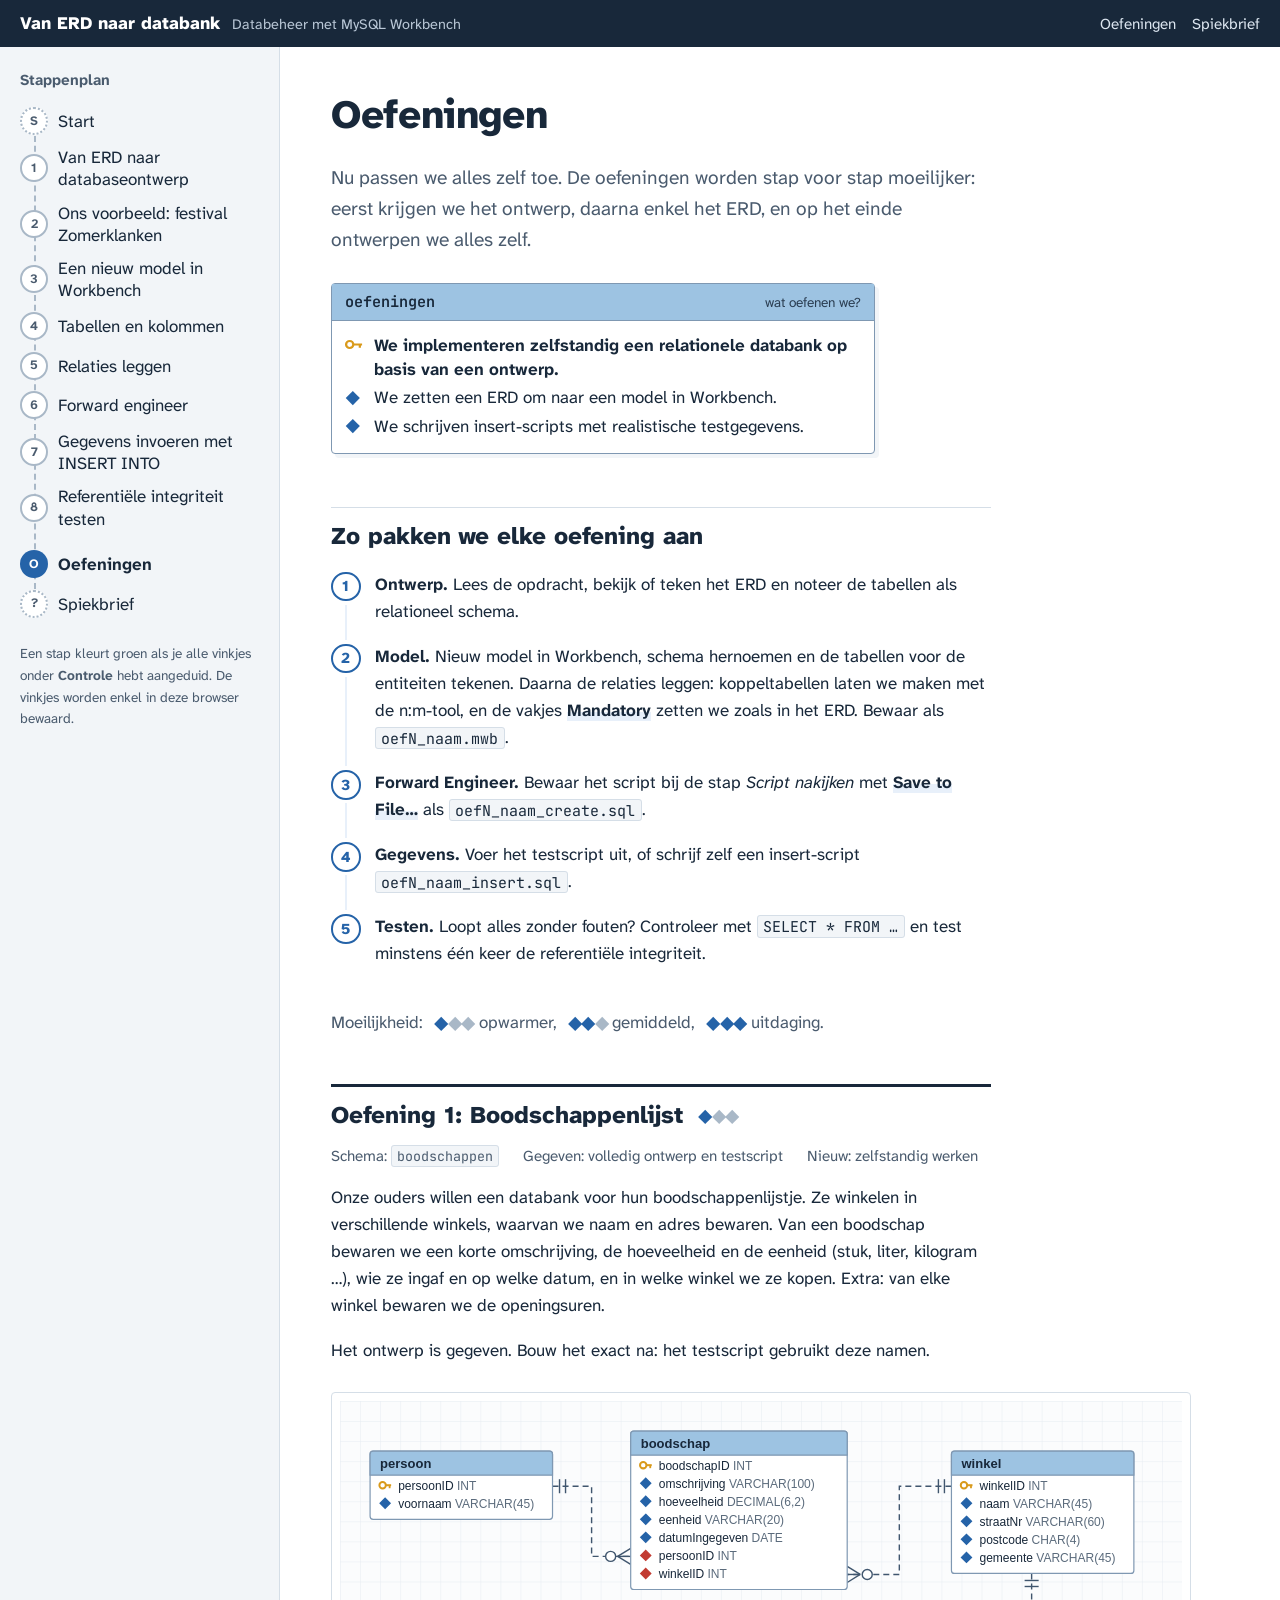
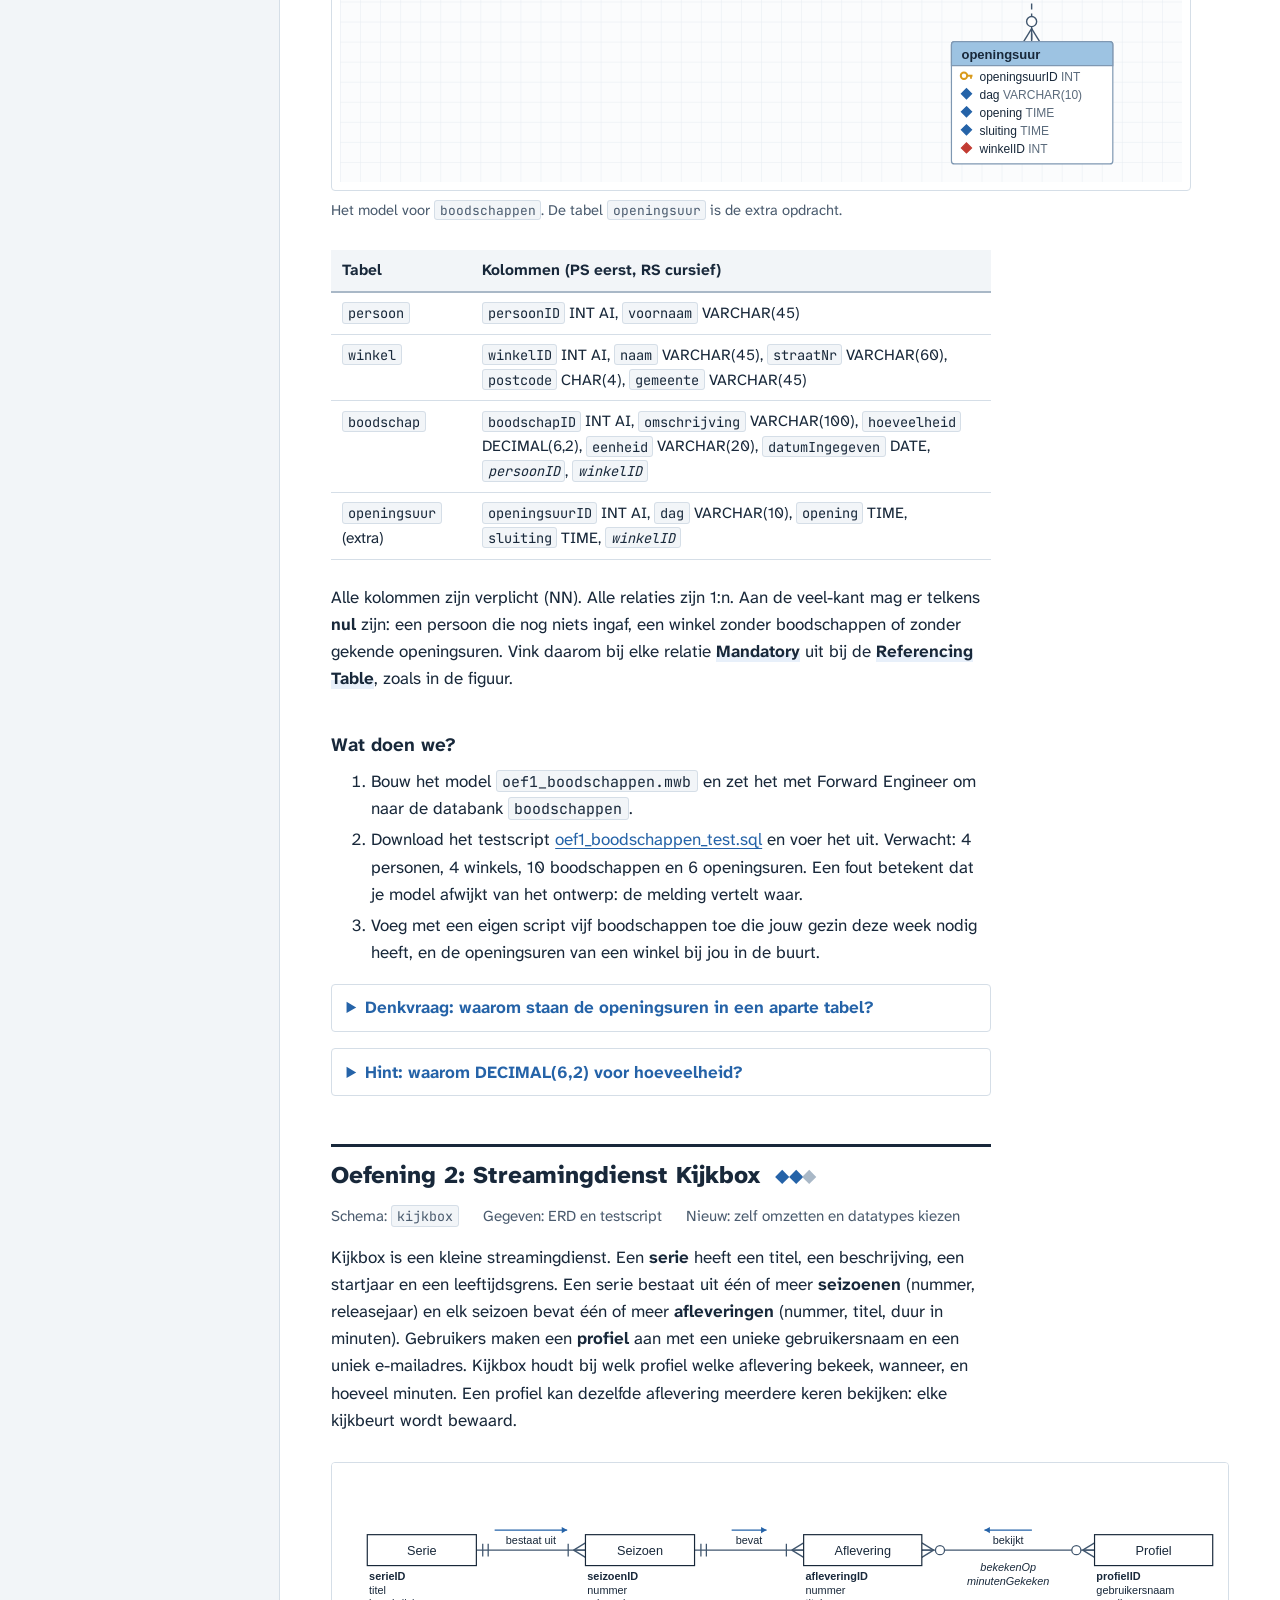
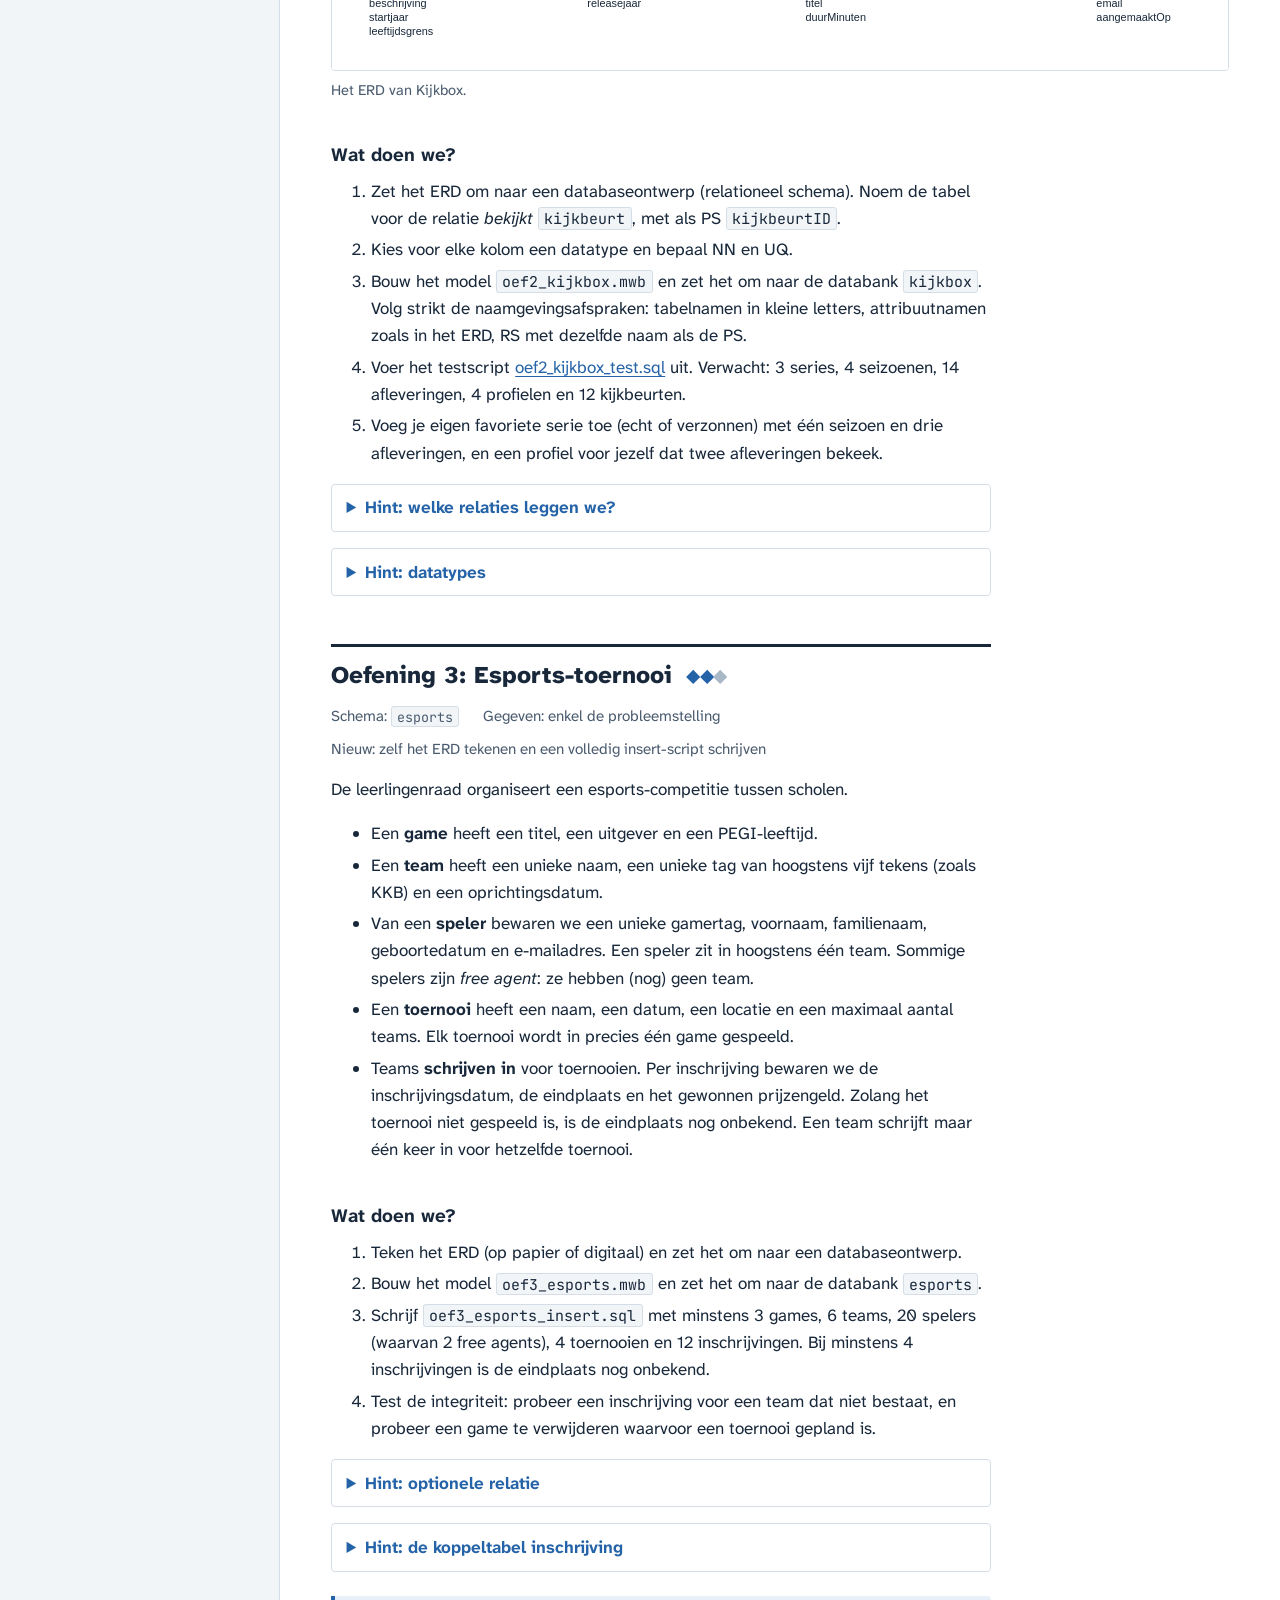
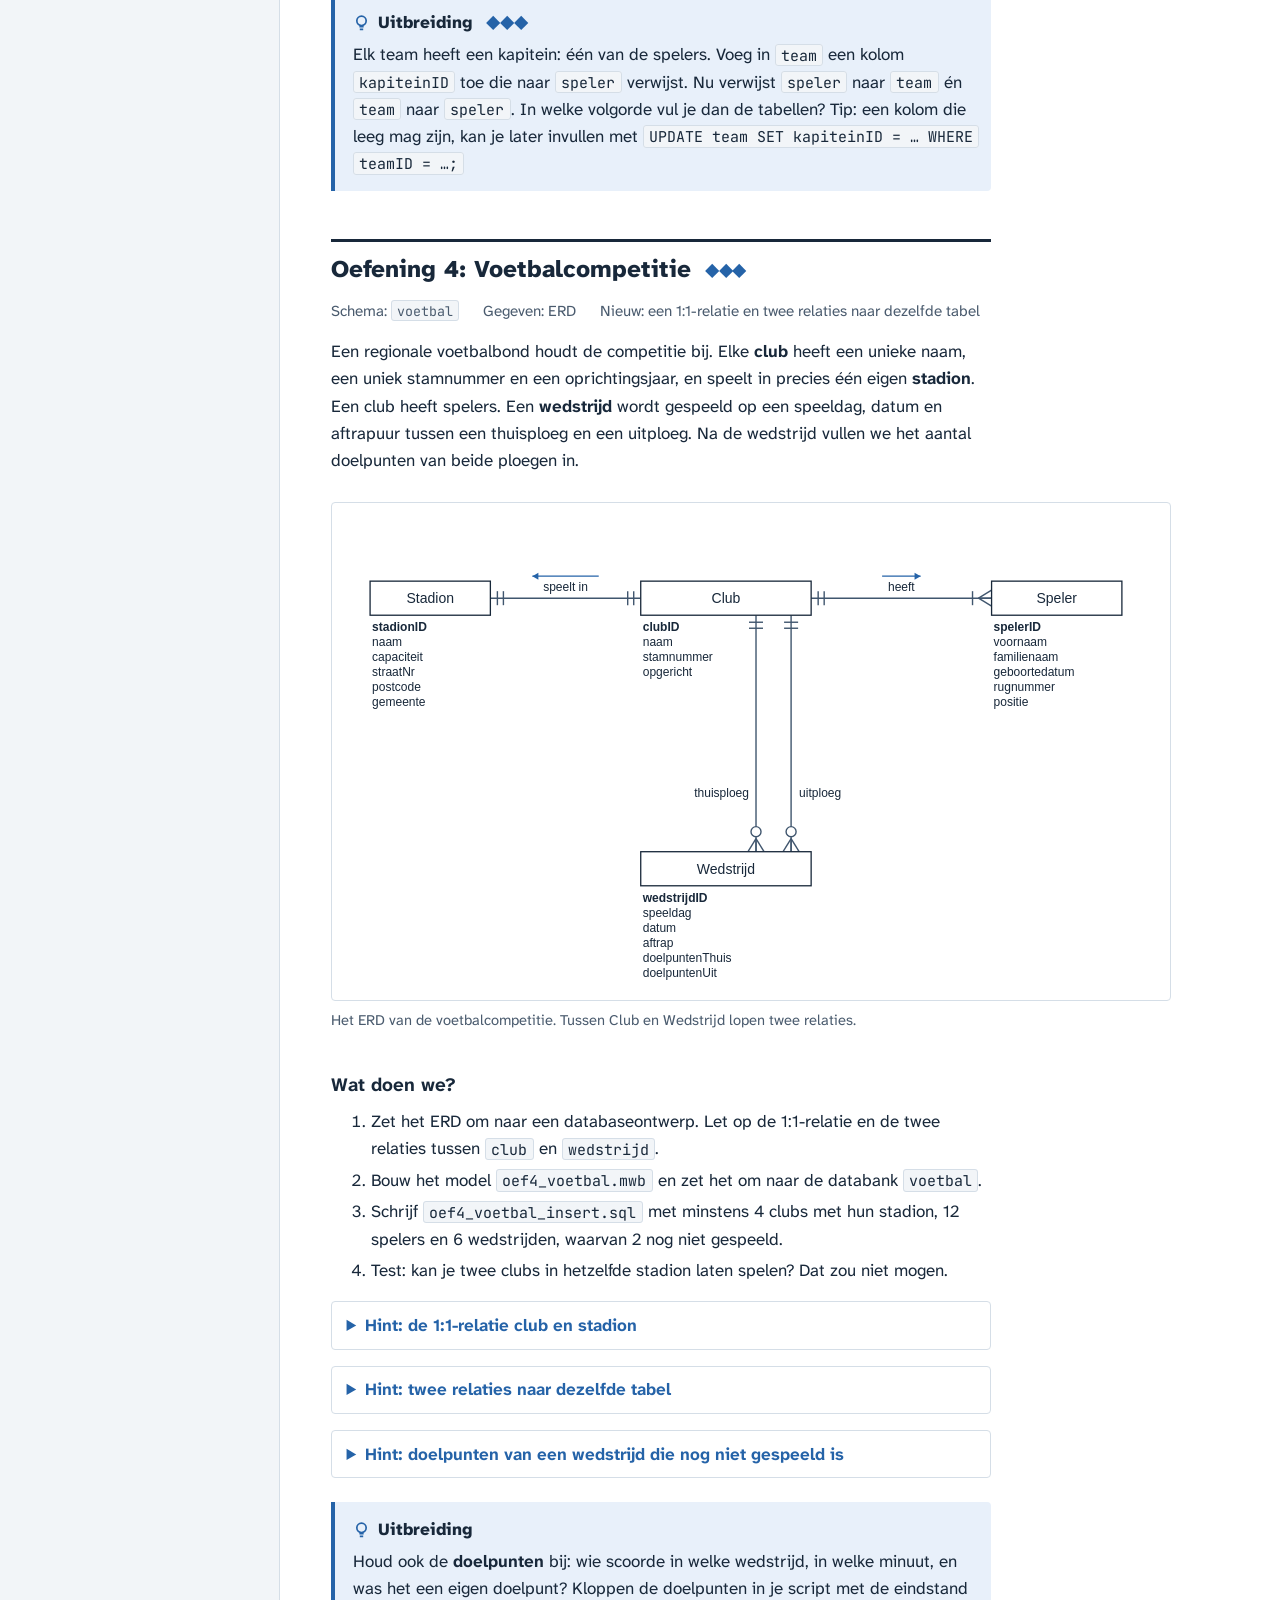
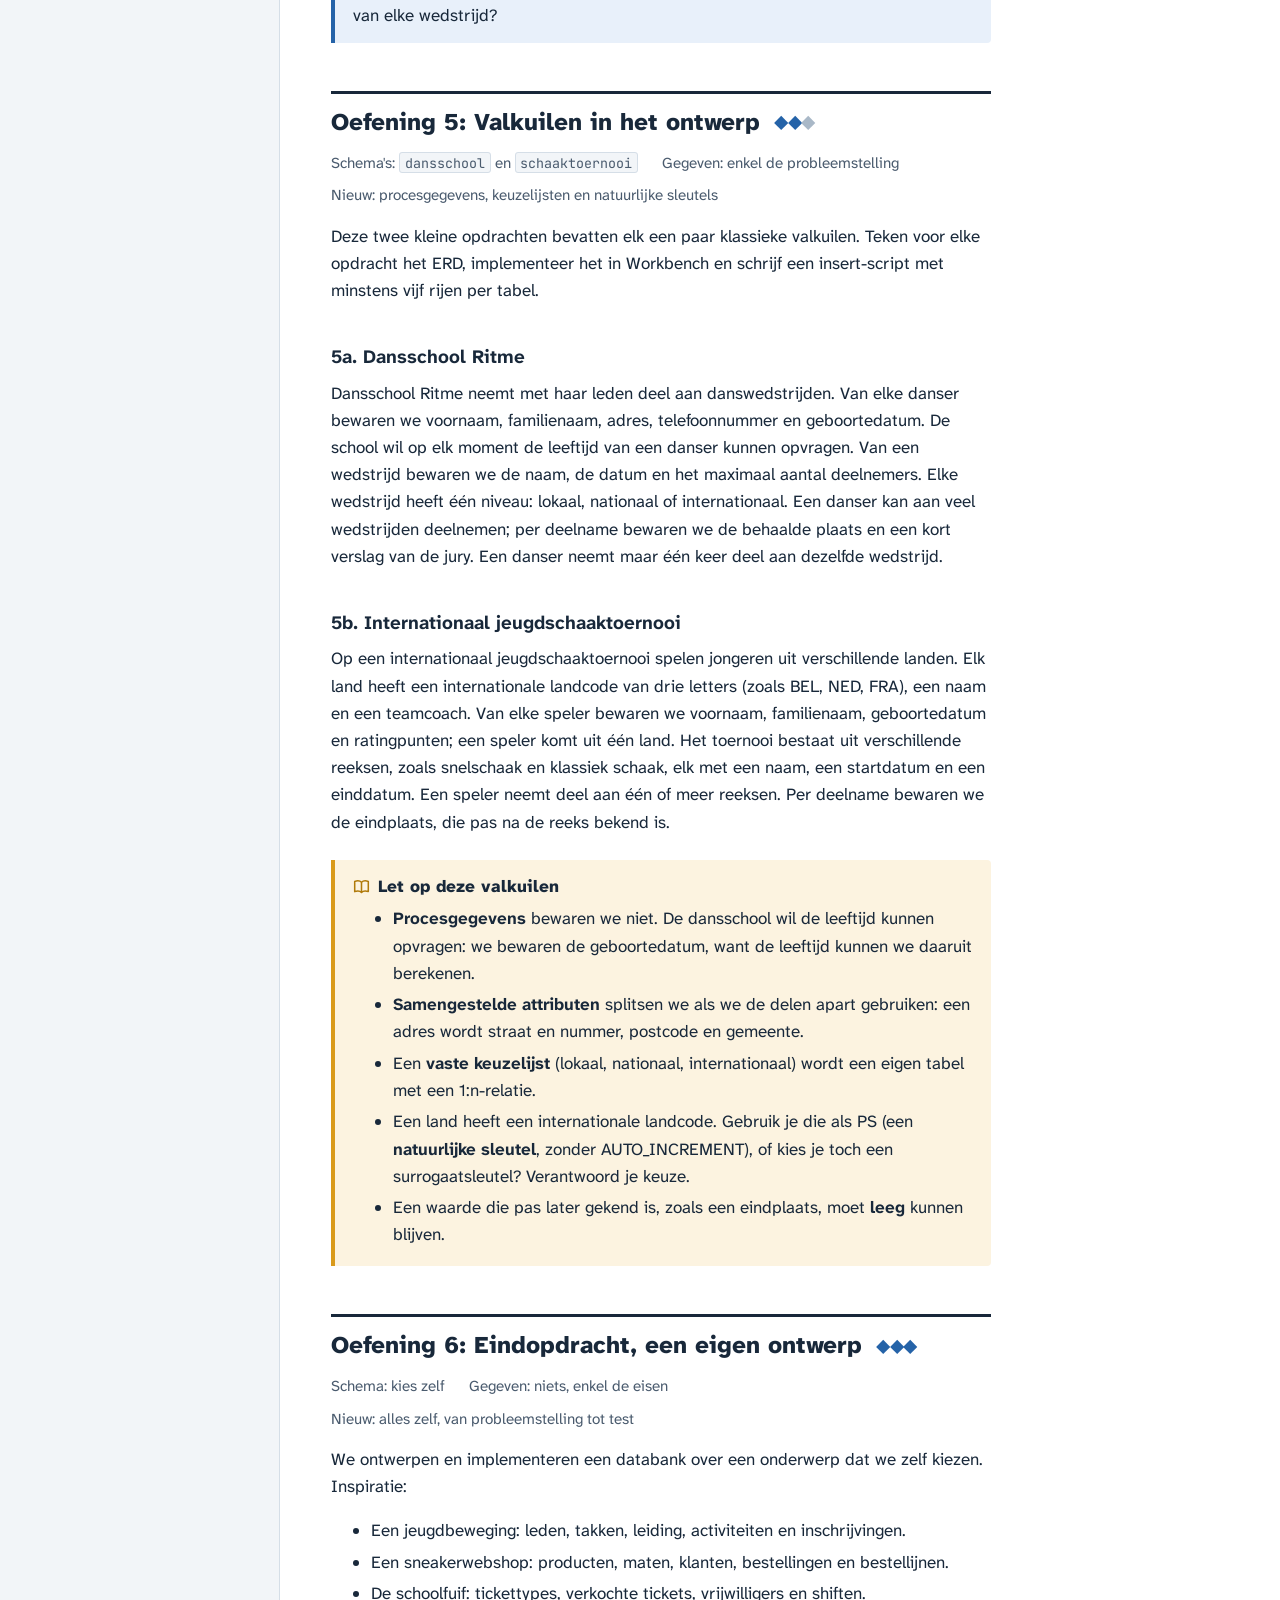
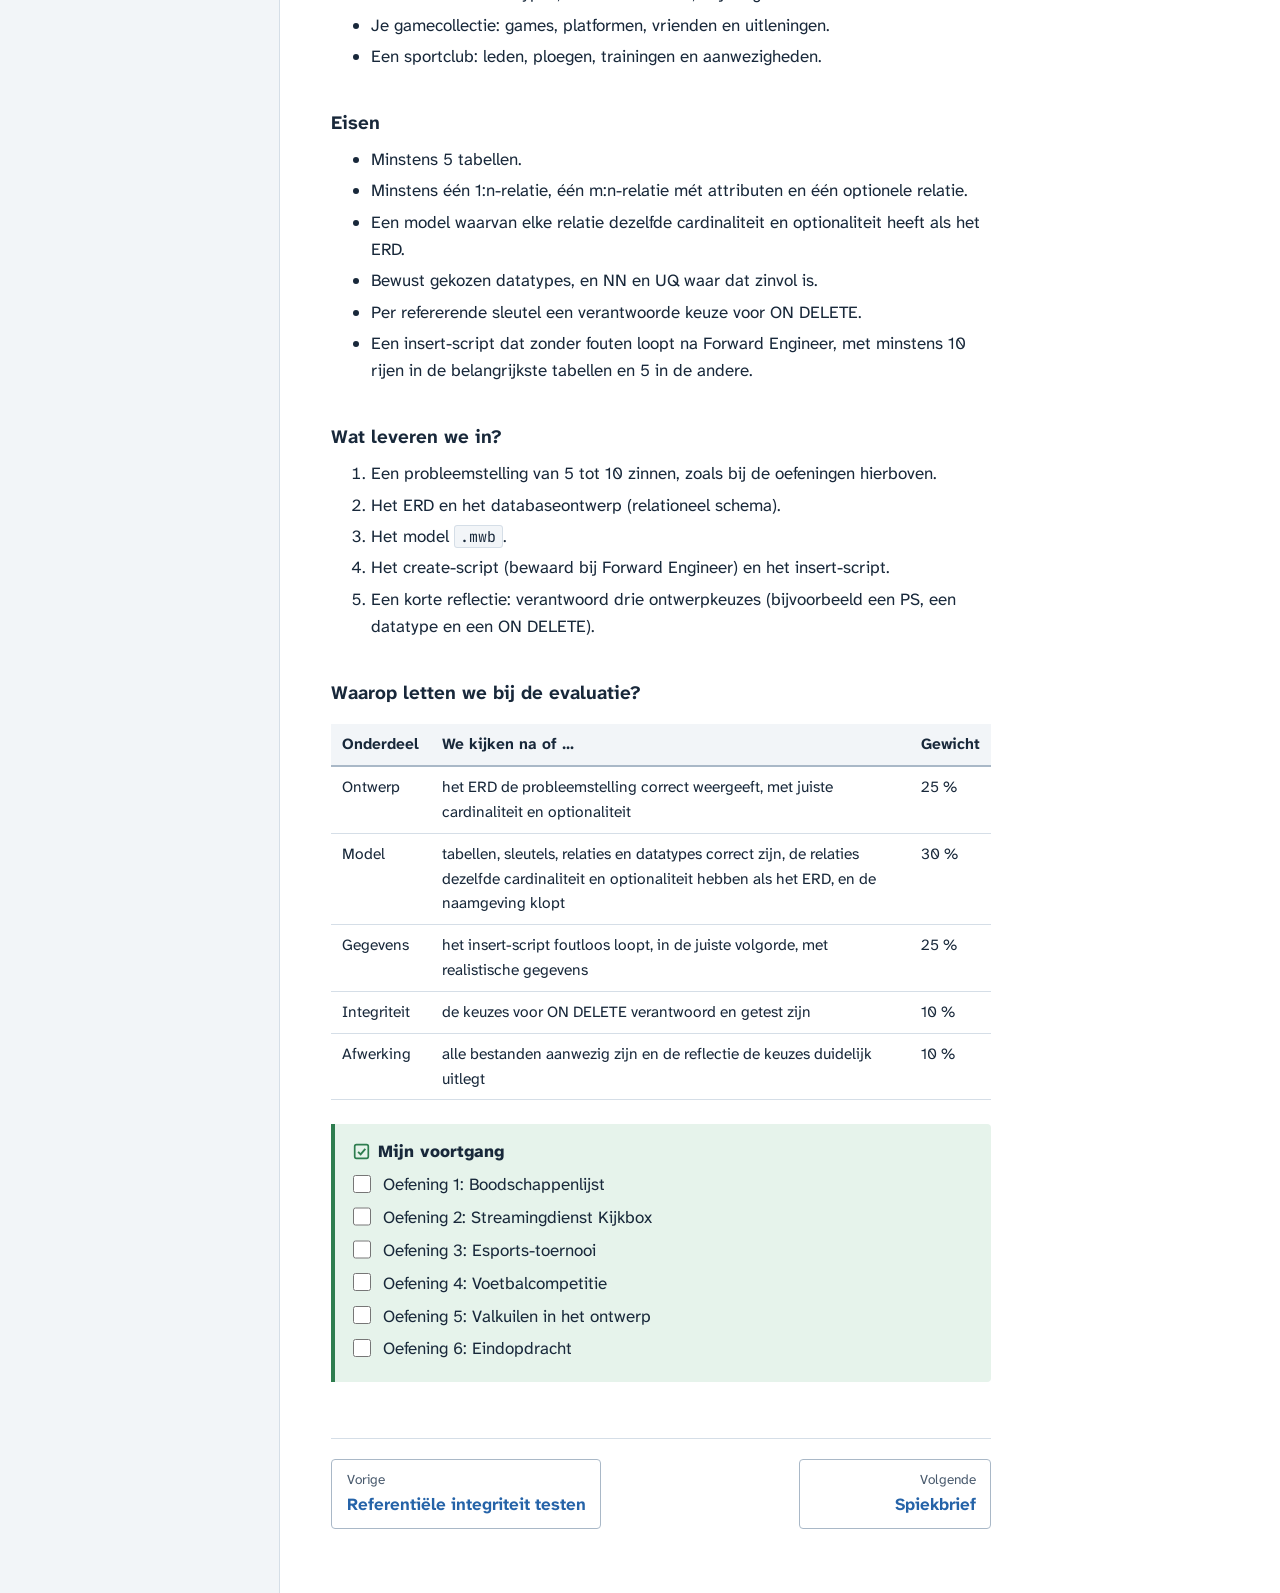
<file: oefeningen.html>
<!DOCTYPE html>
<html lang="nl">
<head>
<meta charset="utf-8">
<meta name="viewport" content="width=device-width, initial-scale=1">
<title>Oefeningen | Van ERD naar databank</title>
<link rel="icon" href="img/favicon.svg" type="image/svg+xml">
<link rel="stylesheet" href="css/style.css">
<script src="js/main.js" defer></script>
</head>
<body>
<a class="skip" href="#inhoud">Naar de inhoud</a>
<header class="topbar">
  <a class="brand" href="index.html"><span class="brand-title">Van ERD naar databank</span><span class="brand-sub">Databeheer met MySQL Workbench</span></a>
  <span class="spacer"></span>
  <a class="toplink" href="oefeningen.html">Oefeningen</a>
  <a class="toplink" href="spiekbrief.html">Spiekbrief</a>
  <button class="menu-toggle" type="button" aria-expanded="false" aria-controls="stappen">Stappen</button>
</header>

<div class="layout">
<nav class="sidebar" id="stappen" aria-label="Stappenplan"><noscript><p><a href="index.html">Naar het overzicht</a></p></noscript></nav>

<main id="inhoud">
<div class="content">

  <h1>Oefeningen</h1>
  <p class="lead">Nu passen we alles zelf toe. De oefeningen worden stap voor stap moeilijker: eerst krijgen we het ontwerp, daarna enkel het ERD, en op het einde ontwerpen we alles zelf.</p>

  <figure class="goals" aria-label="Wat oefenen we?">
    <div class="goals-head"><span class="tname">oefeningen</span><span class="hint">wat oefenen we?</span></div>
    <ul>
      <li class="key">We implementeren zelfstandig een relationele databank op basis van een ontwerp.</li>
      <li>We zetten een ERD om naar een model in Workbench.</li>
      <li>We schrijven insert-scripts met realistische testgegevens.</li>
    </ul>
  </figure>

  <h2>Zo pakken we elke oefening aan</h2>
  <ol class="steps">
    <li><p><b>Ontwerp.</b> Lees de opdracht, bekijk of teken het ERD en noteer de tabellen als relationeel schema.</p></li>
    <li><p><b>Model.</b> Nieuw model in Workbench, schema hernoemen en de tabellen voor de entiteiten tekenen. Daarna de relaties leggen: koppeltabellen laten we maken met de n:m-tool, en de vakjes <span class="ui">Mandatory</span> zetten we zoals in het ERD. Bewaar als <code>oefN_naam.mwb</code>.</p></li>
    <li><p><b>Forward Engineer.</b> Bewaar het script bij de stap <i>Script nakijken</i> met <span class="ui">Save to File…</span> als <code>oefN_naam_create.sql</code>.</p></li>
    <li><p><b>Gegevens.</b> Voer het testscript uit, of schrijf zelf een insert-script <code>oefN_naam_insert.sql</code>.</p></li>
    <li><p><b>Testen.</b> Loopt alles zonder fouten? Controleer met <code>SELECT * FROM …</code> en test minstens één keer de referentiële integriteit.</p></li>
  </ol>
  <p class="muted">Moeilijkheid: <span class="level" aria-hidden="true"><i class="on"></i><i></i><i></i></span> opwarmer, <span class="level" aria-hidden="true"><i class="on"></i><i class="on"></i><i></i></span> gemiddeld, <span class="level" aria-hidden="true"><i class="on"></i><i class="on"></i><i class="on"></i></span> uitdaging.</p>

  <!-- ===================================================== OEFENING 1 -->
  <section class="exercise" id="oef1">
    <h2>Oefening 1: Boodschappenlijst <span class="level" role="img" aria-label="moeilijkheid 1 van 3"><i class="on"></i><i></i><i></i></span></h2>
    <ul class="meta-list"><li>Schema: <code>boodschappen</code></li><li>Gegeven: volledig ontwerp en testscript</li><li>Nieuw: zelfstandig werken</li></ul>
    <p>Onze ouders willen een databank voor hun boodschappenlijstje. Ze winkelen in verschillende winkels, waarvan we naam en adres bewaren. Van een boodschap bewaren we een korte omschrijving, de hoeveelheid en de eenheid (stuk, liter, kilogram …), wie ze ingaf en op welke datum, en in welke winkel we ze kopen. Extra: van elke winkel bewaren we de openingsuren.</p>
    <p>Het ontwerp is gegeven. Bouw het exact na: het testscript gebruikt deze namen.</p>
  </section>
</div>
<div class="bleed">
  <figure>
    <div class="diagram" style="max-width:860px"><img src="img/eer-boodschappen.svg" width="840" height="380" alt="Schematische weergave van het EER-diagram van boodschappen: persoon, boodschap, winkel en openingsuur."></div>
    <figcaption>Het model voor <code>boodschappen</code>. De tabel <code>openingsuur</code> is de extra opdracht.</figcaption>
  </figure>
</div>
<div class="content">
  <div class="table-wrap">
  <table>
    <thead><tr><th>Tabel</th><th>Kolommen (PS eerst, RS cursief)</th></tr></thead>
    <tbody>
      <tr><td><code>persoon</code></td><td><code>persoonID</code> INT AI, <code>voornaam</code> VARCHAR(45)</td></tr>
      <tr><td><code>winkel</code></td><td><code>winkelID</code> INT AI, <code>naam</code> VARCHAR(45), <code>straatNr</code> VARCHAR(60), <code>postcode</code> CHAR(4), <code>gemeente</code> VARCHAR(45)</td></tr>
      <tr><td><code>boodschap</code></td><td><code>boodschapID</code> INT AI, <code>omschrijving</code> VARCHAR(100), <code>hoeveelheid</code> DECIMAL(6,2), <code>eenheid</code> VARCHAR(20), <code>datumIngegeven</code> DATE, <i><code>persoonID</code></i>, <i><code>winkelID</code></i></td></tr>
      <tr><td><code>openingsuur</code> (extra)</td><td><code>openingsuurID</code> INT AI, <code>dag</code> VARCHAR(10), <code>opening</code> TIME, <code>sluiting</code> TIME, <i><code>winkelID</code></i></td></tr>
    </tbody>
  </table>
  </div>
  <p>Alle kolommen zijn verplicht (NN). Alle relaties zijn 1:n. Aan de veel-kant mag er telkens <b>nul</b> zijn: een persoon die nog niets ingaf, een winkel zonder boodschappen of zonder gekende openingsuren. Vink daarom bij elke relatie <span class="ui">Mandatory</span> uit bij de <span class="ui">Referencing Table</span>, zoals in de figuur.</p>
  <h3>Wat doen we?</h3>
  <ol>
    <li>Bouw het model <code>oef1_boodschappen.mwb</code> en zet het met Forward Engineer om naar de databank <code>boodschappen</code>.</li>
    <li>Download het testscript <a href="downloads/oef1_boodschappen_test.sql" download>oef1_boodschappen_test.sql</a> en voer het uit. Verwacht: 4 personen, 4 winkels, 10 boodschappen en 6 openingsuren. Een fout betekent dat je model afwijkt van het ontwerp: de melding vertelt waar.</li>
    <li>Voeg met een eigen script vijf boodschappen toe die jouw gezin deze week nodig heeft, en de openingsuren van een winkel bij jou in de buurt.</li>
  </ol>
  <details>
    <summary>Denkvraag: waarom staan de openingsuren in een aparte tabel?</summary>
    <div class="details-body">
      <p>Een winkel heeft per dag andere openingsuren: dat is een <b>repeterende groep</b> tegenover de primaire sleutel <code>winkelID</code>. Kolommen als <code>maandag</code>, <code>dinsdag</code> … in <code>winkel</code> zouden vaak leeg blijven en zijn lastig te bevragen. Volgens de eerste normaalvorm brengen we de repeterende groep onder in een eigen tabel.</p>
    </div>
  </details>
  <details>
    <summary>Hint: waarom DECIMAL(6,2) voor hoeveelheid?</summary>
    <div class="details-body">
      <p>Hoeveelheden zijn niet altijd gehele getallen: 1.5 kilogram bananen, 0.75 kilogram kippenfilet. <code>DECIMAL(6,2)</code> bewaart tot 9999.99, exact.</p>
    </div>
  </details>

  <!-- ===================================================== OEFENING 2 -->
  <section class="exercise" id="oef2">
    <h2>Oefening 2: Streamingdienst Kijkbox <span class="level" role="img" aria-label="moeilijkheid 2 van 3"><i class="on"></i><i class="on"></i><i></i></span></h2>
    <ul class="meta-list"><li>Schema: <code>kijkbox</code></li><li>Gegeven: ERD en testscript</li><li>Nieuw: zelf omzetten en datatypes kiezen</li></ul>
    <p>Kijkbox is een kleine streamingdienst. Een <b>serie</b> heeft een titel, een beschrijving, een startjaar en een leeftijdsgrens. Een serie bestaat uit één of meer <b>seizoenen</b> (nummer, releasejaar) en elk seizoen bevat één of meer <b>afleveringen</b> (nummer, titel, duur in minuten). Gebruikers maken een <b>profiel</b> aan met een unieke gebruikersnaam en een uniek e-mailadres. Kijkbox houdt bij welk profiel welke aflevering bekeek, wanneer, en hoeveel minuten. Een profiel kan dezelfde aflevering meerdere keren bekijken: elke kijkbeurt wordt bewaard.</p>
  </section>
</div>
<div class="bleed">
  <figure>
    <div class="diagram" style="max-width:1010px"><img src="img/erd-kijkbox.svg" width="990" height="210" style="min-width:900px" alt="ERD van Kijkbox: Serie bestaat uit Seizoen, Seizoen bevat Aflevering, Profiel bekijkt Aflevering met de attributen bekekenOp en minutenGekeken."></div>
    <figcaption>Het ERD van Kijkbox.</figcaption>
  </figure>
</div>
<div class="content">
  <h3>Wat doen we?</h3>
  <ol>
    <li>Zet het ERD om naar een databaseontwerp (relationeel schema). Noem de tabel voor de relatie <i>bekijkt</i> <code>kijkbeurt</code>, met als PS <code>kijkbeurtID</code>.</li>
    <li>Kies voor elke kolom een datatype en bepaal NN en UQ.</li>
    <li>Bouw het model <code>oef2_kijkbox.mwb</code> en zet het om naar de databank <code>kijkbox</code>. Volg strikt de naamgevingsafspraken: tabelnamen in kleine letters, attribuutnamen zoals in het ERD, RS met dezelfde naam als de PS.</li>
    <li>Voer het testscript <a href="downloads/oef2_kijkbox_test.sql" download>oef2_kijkbox_test.sql</a> uit. Verwacht: 3 series, 4 seizoenen, 14 afleveringen, 4 profielen en 12 kijkbeurten.</li>
    <li>Voeg je eigen favoriete serie toe (echt of verzonnen) met één seizoen en drie afleveringen, en een profiel voor jezelf dat twee afleveringen bekeek.</li>
  </ol>
  <details>
    <summary>Hint: welke relaties leggen we?</summary>
    <div class="details-body">
      <p><i>bestaat uit</i> en <i>bevat</i> zijn 1:n-relaties: <code>seizoen</code> krijgt <code>serieID</code> en <code>aflevering</code> krijgt <code>seizoenID</code>. In het ERD staat daar aan beide kanten een streepje (minstens één): de vakjes <span class="ui">Mandatory</span> mogen aan blijven.</p>
      <p><i>bekijkt</i> is een m:n-relatie mét attributen. Werk zoals bij <code>optreden</code> in stap 5: leg de relatie met de n:m-tool tussen <code>profiel</code> en <code>aflevering</code>, hernoem de koppeltabel naar <code>kijkbeurt</code>, voeg de PS <code>kijkbeurtID</code> toe (PK, NN, AI) en vink PK uit bij de twee RS'en. Voeg pas daarna <code>bekekenOp</code> en <code>minutenGekeken</code> toe. In het ERD staat aan beide kanten een cirkeltje: vink bij beide lijnen <span class="ui">Mandatory</span> uit bij de <span class="ui">Referencing Table</span>.</p>
    </div>
  </details>
  <details>
    <summary>Hint: datatypes</summary>
    <div class="details-body">
      <ul>
        <li><code>beschrijving</code> kan lang zijn: kies <code>TEXT</code> of een ruime <code>VARCHAR</code>. Met <code>VARCHAR(45)</code> krijg je fout 1406 in het testscript.</li>
        <li><code>startjaar</code> en <code>releasejaar</code>: <code>YEAR</code> of <code>INT</code>.</li>
        <li><code>bekekenOp</code> bevat datum én tijd: <code>DATETIME</code>.</li>
        <li><code>aangemaaktOp</code>: <code>DATE</code>.</li>
      </ul>
    </div>
  </details>

  <!-- ===================================================== OEFENING 3 -->
  <section class="exercise" id="oef3">
    <h2>Oefening 3: Esports-toernooi <span class="level" role="img" aria-label="moeilijkheid 2 van 3"><i class="on"></i><i class="on"></i><i></i></span></h2>
    <ul class="meta-list"><li>Schema: <code>esports</code></li><li>Gegeven: enkel de probleemstelling</li><li>Nieuw: zelf het ERD tekenen en een volledig insert-script schrijven</li></ul>
    <p>De leerlingenraad organiseert een esports-competitie tussen scholen.</p>
    <ul>
      <li>Een <b>game</b> heeft een titel, een uitgever en een PEGI-leeftijd.</li>
      <li>Een <b>team</b> heeft een unieke naam, een unieke tag van hoogstens vijf tekens (zoals KKB) en een oprichtingsdatum.</li>
      <li>Van een <b>speler</b> bewaren we een unieke gamertag, voornaam, familienaam, geboortedatum en e-mailadres. Een speler zit in hoogstens één team. Sommige spelers zijn <i>free agent</i>: ze hebben (nog) geen team.</li>
      <li>Een <b>toernooi</b> heeft een naam, een datum, een locatie en een maximaal aantal teams. Elk toernooi wordt in precies één game gespeeld.</li>
      <li>Teams <b>schrijven in</b> voor toernooien. Per inschrijving bewaren we de inschrijvingsdatum, de eindplaats en het gewonnen prijzengeld. Zolang het toernooi niet gespeeld is, is de eindplaats nog onbekend. Een team schrijft maar één keer in voor hetzelfde toernooi.</li>
    </ul>
    <h3>Wat doen we?</h3>
    <ol>
      <li>Teken het ERD (op papier of digitaal) en zet het om naar een databaseontwerp.</li>
      <li>Bouw het model <code>oef3_esports.mwb</code> en zet het om naar de databank <code>esports</code>.</li>
      <li>Schrijf <code>oef3_esports_insert.sql</code> met minstens 3 games, 6 teams, 20 spelers (waarvan 2 free agents), 4 toernooien en 12 inschrijvingen. Bij minstens 4 inschrijvingen is de eindplaats nog onbekend.</li>
      <li>Test de integriteit: probeer een inschrijving voor een team dat niet bestaat, en probeer een game te verwijderen waarvoor een toernooi gepland is.</li>
    </ol>
    <details>
      <summary>Hint: optionele relatie</summary>
      <div class="details-body">
        <p>Free agents hebben geen team: de RS <code>teamID</code> in <code>speler</code> moet leeg kunnen blijven. Vink bij de relatie <span class="ui">Mandatory</span> uit aan de kant van <span class="ui">Referenced Table</span> (zoals bij <code>campingzone</code> in stap 5). In het insert-script schrijven we dan <code>NULL</code>. Zet ook alle andere vakjes <span class="ui">Mandatory</span> zoals in jouw ERD.</p>
      </div>
    </details>
    <details>
      <summary>Hint: de koppeltabel inschrijving</summary>
      <div class="details-body">
        <p>Leg de relatie met de n:m-tool tussen <code>team</code> en <code>toernooi</code> en hernoem de koppeltabel naar <code>inschrijving</code>. Voeg daarna de attributen toe: <code>inschrijvingsdatum</code>, <code>eindplaats</code> (mag leeg blijven) en <code>prijzengeld</code>.</p>
        <p>Workbench maakt van <code>(teamID, toernooiID)</code> de PS. Een team schrijft maar één keer in voor hetzelfde toernooi, dus die combinatie is altijd uniek: we mogen deze PS houden. Vergelijk met <code>optreden</code>: daar kon dezelfde combinatie meermaals voorkomen. Een surrogaatsleutel <code>inschrijvingID</code> is ook goed, als je dat kan verantwoorden.</p>
      </div>
    </details>
    <aside class="note tip">
      <p class="note-title">Uitbreiding <span class="level" role="img" aria-label="uitdaging"><i class="on"></i><i class="on"></i><i class="on"></i></span></p>
      <p>Elk team heeft een kapitein: één van de spelers. Voeg in <code>team</code> een kolom <code>kapiteinID</code> toe die naar <code>speler</code> verwijst. Nu verwijst <code>speler</code> naar <code>team</code> én <code>team</code> naar <code>speler</code>. In welke volgorde vul je dan de tabellen? Tip: een kolom die leeg mag zijn, kan je later invullen met <code>UPDATE team SET kapiteinID = … WHERE teamID = …;</code></p>
    </aside>
  </section>

  <!-- ===================================================== OEFENING 4 -->
  <section class="exercise" id="oef4">
    <h2>Oefening 4: Voetbalcompetitie <span class="level" role="img" aria-label="moeilijkheid 3 van 3"><i class="on"></i><i class="on"></i><i class="on"></i></span></h2>
    <ul class="meta-list"><li>Schema: <code>voetbal</code></li><li>Gegeven: ERD</li><li>Nieuw: een 1:1-relatie en twee relaties naar dezelfde tabel</li></ul>
    <p>Een regionale voetbalbond houdt de competitie bij. Elke <b>club</b> heeft een unieke naam, een uniek stamnummer en een oprichtingsjaar, en speelt in precies één eigen <b>stadion</b>. Een club heeft spelers. Een <b>wedstrijd</b> wordt gespeeld op een speeldag, datum en aftrapuur tussen een thuisploeg en een uitploeg. Na de wedstrijd vullen we het aantal doelpunten van beide ploegen in.</p>
  </section>
</div>
<div class="bleed">
  <figure>
    <div class="diagram" style="max-width:840px"><img src="img/erd-voetbal.svg" width="820" height="480" alt="ERD van de voetbalcompetitie: Stadion en Club 1 op 1, Club heeft Spelers, Club is thuisploeg en uitploeg van Wedstrijd."></div>
    <figcaption>Het ERD van de voetbalcompetitie. Tussen Club en Wedstrijd lopen twee relaties.</figcaption>
  </figure>
</div>
<div class="content">
  <h3>Wat doen we?</h3>
  <ol>
    <li>Zet het ERD om naar een databaseontwerp. Let op de 1:1-relatie en de twee relaties tussen <code>club</code> en <code>wedstrijd</code>.</li>
    <li>Bouw het model <code>oef4_voetbal.mwb</code> en zet het om naar de databank <code>voetbal</code>.</li>
    <li>Schrijf <code>oef4_voetbal_insert.sql</code> met minstens 4 clubs met hun stadion, 12 spelers en 6 wedstrijden, waarvan 2 nog niet gespeeld.</li>
    <li>Test: kan je twee clubs in hetzelfde stadion laten spelen? Dat zou niet mogen.</li>
  </ol>
  <details>
    <summary>Hint: de 1:1-relatie club en stadion</summary>
    <div class="details-body">
      <p>Gebruik <span class="ui">Place a New 1:1 Non-Identifying Relationship</span>: klik eerst op <code>club</code>, dan op <code>stadion</code>. De club krijgt een RS <code>stadionID</code>. Vink in de tabeleditor ook <b>UQ</b> aan bij <code>stadionID</code>. Zonder UQ kunnen twee clubs naar hetzelfde stadion verwijzen, en is het in de databank toch een 1:n-relatie.</p>
    </div>
  </details>
  <details>
    <summary>Hint: twee relaties naar dezelfde tabel</summary>
    <div class="details-body">
      <p>Leg twee keer een 1:n-relatie: klik telkens eerst op <code>wedstrijd</code>, dan op <code>club</code>. Omdat de kolom <code>clubID</code> al bestaat, geeft Workbench de tweede RS een andere naam. Hernoem de kolommen naar <code>thuisclubID</code> en <code>uitclubID</code>. Een RS hoeft dus niet dezelfde naam te hebben als de PS waarnaar ze verwijst.</p>
      <p>In het ERD heeft een club nul of meer thuiswedstrijden en nul of meer uitwedstrijden. Vink daarom bij beide lijnen <span class="ui">Mandatory</span> uit bij de <span class="ui">Referencing Table</span> (<code>wedstrijd</code>).</p>
    </div>
  </details>
  <details>
    <summary>Hint: doelpunten van een wedstrijd die nog niet gespeeld is</summary>
    <div class="details-body">
      <p><code>doelpuntenThuis</code> en <code>doelpuntenUit</code> blijven leeg tot de wedstrijd gespeeld is: laat NN uit en schrijf <code>NULL</code> in het script. Let op: <code>0</code> zou betekenen dat het 0-0 werd.</p>
    </div>
  </details>
  <aside class="note tip">
    <p class="note-title">Uitbreiding</p>
    <p>Houd ook de <b>doelpunten</b> bij: wie scoorde in welke wedstrijd, in welke minuut, en was het een eigen doelpunt? Kloppen de doelpunten in je script met de eindstand van elke wedstrijd?</p>
  </aside>

  <!-- ===================================================== OEFENING 5 -->
  <section class="exercise" id="oef5">
    <h2>Oefening 5: Valkuilen in het ontwerp <span class="level" role="img" aria-label="moeilijkheid 2 van 3"><i class="on"></i><i class="on"></i><i></i></span></h2>
    <ul class="meta-list"><li>Schema's: <code>dansschool</code> en <code>schaaktoernooi</code></li><li>Gegeven: enkel de probleemstelling</li><li>Nieuw: procesgegevens, keuzelijsten en natuurlijke sleutels</li></ul>
    <p>Deze twee kleine opdrachten bevatten elk een paar klassieke valkuilen. Teken voor elke opdracht het ERD, implementeer het in Workbench en schrijf een insert-script met minstens vijf rijen per tabel.</p>

    <h3>5a. Dansschool Ritme</h3>
    <p>Dansschool Ritme neemt met haar leden deel aan danswedstrijden. Van elke danser bewaren we voornaam, familienaam, adres, telefoonnummer en geboortedatum. De school wil op elk moment de leeftijd van een danser kunnen opvragen. Van een wedstrijd bewaren we de naam, de datum en het maximaal aantal deelnemers. Elke wedstrijd heeft één niveau: lokaal, nationaal of internationaal. Een danser kan aan veel wedstrijden deelnemen; per deelname bewaren we de behaalde plaats en een kort verslag van de jury. Een danser neemt maar één keer deel aan dezelfde wedstrijd.</p>

    <h3>5b. Internationaal jeugdschaaktoernooi</h3>
    <p>Op een internationaal jeugdschaaktoernooi spelen jongeren uit verschillende landen. Elk land heeft een internationale landcode van drie letters (zoals BEL, NED, FRA), een naam en een teamcoach. Van elke speler bewaren we voornaam, familienaam, geboortedatum en ratingpunten; een speler komt uit één land. Het toernooi bestaat uit verschillende reeksen, zoals snelschaak en klassiek schaak, elk met een naam, een startdatum en een einddatum. Een speler neemt deel aan één of meer reeksen. Per deelname bewaren we de eindplaats, die pas na de reeks bekend is.</p>

    <aside class="note info">
      <p class="note-title">Let op deze valkuilen</p>
      <ul>
        <li><b>Procesgegevens</b> bewaren we niet. De dansschool wil de leeftijd kunnen opvragen: we bewaren de geboortedatum, want de leeftijd kunnen we daaruit berekenen.</li>
        <li><b>Samengestelde attributen</b> splitsen we als we de delen apart gebruiken: een adres wordt straat en nummer, postcode en gemeente.</li>
        <li>Een <b>vaste keuzelijst</b> (lokaal, nationaal, internationaal) wordt een eigen tabel met een 1:n-relatie.</li>
        <li>Een land heeft een internationale landcode. Gebruik je die als PS (een <b>natuurlijke sleutel</b>, zonder AUTO_INCREMENT), of kies je toch een surrogaatsleutel? Verantwoord je keuze.</li>
        <li>Een waarde die pas later gekend is, zoals een eindplaats, moet <b>leeg</b> kunnen blijven.</li>
      </ul>
    </aside>
  </section>

  <!-- ===================================================== OEFENING 6 -->
  <section class="exercise" id="oef6">
    <h2>Oefening 6: Eindopdracht, een eigen ontwerp <span class="level" role="img" aria-label="moeilijkheid 3 van 3"><i class="on"></i><i class="on"></i><i class="on"></i></span></h2>
    <ul class="meta-list"><li>Schema: kies zelf</li><li>Gegeven: niets, enkel de eisen</li><li>Nieuw: alles zelf, van probleemstelling tot test</li></ul>
    <p>We ontwerpen en implementeren een databank over een onderwerp dat we zelf kiezen. Inspiratie:</p>
    <ul>
      <li>Een jeugdbeweging: leden, takken, leiding, activiteiten en inschrijvingen.</li>
      <li>Een sneakerwebshop: producten, maten, klanten, bestellingen en bestellijnen.</li>
      <li>De schoolfuif: tickettypes, verkochte tickets, vrijwilligers en shiften.</li>
      <li>Je gamecollectie: games, platformen, vrienden en uitleningen.</li>
      <li>Een sportclub: leden, ploegen, trainingen en aanwezigheden.</li>
    </ul>

    <h3>Eisen</h3>
    <ul>
      <li>Minstens 5 tabellen.</li>
      <li>Minstens één 1:n-relatie, één m:n-relatie mét attributen en één optionele relatie.</li>
      <li>Een model waarvan elke relatie dezelfde cardinaliteit en optionaliteit heeft als het ERD.</li>
      <li>Bewust gekozen datatypes, en NN en UQ waar dat zinvol is.</li>
      <li>Per refererende sleutel een verantwoorde keuze voor ON DELETE.</li>
      <li>Een insert-script dat zonder fouten loopt na Forward Engineer, met minstens 10 rijen in de belangrijkste tabellen en 5 in de andere.</li>
    </ul>

    <h3>Wat leveren we in?</h3>
    <ol>
      <li>Een probleemstelling van 5 tot 10 zinnen, zoals bij de oefeningen hierboven.</li>
      <li>Het ERD en het databaseontwerp (relationeel schema).</li>
      <li>Het model <code>.mwb</code>.</li>
      <li>Het create-script (bewaard bij Forward Engineer) en het insert-script.</li>
      <li>Een korte reflectie: verantwoord drie ontwerpkeuzes (bijvoorbeeld een PS, een datatype en een ON DELETE).</li>
    </ol>

    <h3>Waarop letten we bij de evaluatie?</h3>
    <div class="table-wrap">
    <table>
      <thead><tr><th>Onderdeel</th><th>We kijken na of …</th><th>Gewicht</th></tr></thead>
      <tbody>
        <tr><td>Ontwerp</td><td>het ERD de probleemstelling correct weergeeft, met juiste cardinaliteit en optionaliteit</td><td>25 %</td></tr>
        <tr><td>Model</td><td>tabellen, sleutels, relaties en datatypes correct zijn, de relaties dezelfde cardinaliteit en optionaliteit hebben als het ERD, en de naamgeving klopt</td><td>30 %</td></tr>
        <tr><td>Gegevens</td><td>het insert-script foutloos loopt, in de juiste volgorde, met realistische gegevens</td><td>25 %</td></tr>
        <tr><td>Integriteit</td><td>de keuzes voor ON DELETE verantwoord en getest zijn</td><td>10 %</td></tr>
        <tr><td>Afwerking</td><td>alle bestanden aanwezig zijn en de reflectie de keuzes duidelijk uitlegt</td><td>10 %</td></tr>
      </tbody>
    </table>
    </div>
  </section>

  <aside class="note check">
    <p class="note-title">Mijn voortgang</p>
    <ul class="checklist" data-key="oefeningen">
      <li><label><input type="checkbox"><span>Oefening 1: Boodschappenlijst</span></label></li>
      <li><label><input type="checkbox"><span>Oefening 2: Streamingdienst Kijkbox</span></label></li>
      <li><label><input type="checkbox"><span>Oefening 3: Esports-toernooi</span></label></li>
      <li><label><input type="checkbox"><span>Oefening 4: Voetbalcompetitie</span></label></li>
      <li><label><input type="checkbox"><span>Oefening 5: Valkuilen in het ontwerp</span></label></li>
      <li><label><input type="checkbox"><span>Oefening 6: Eindopdracht</span></label></li>
    </ul>
  </aside>

  <nav class="pager" data-auto aria-label="Vorige en volgende pagina"></nav>
</div>
</main>
</div>
</body>
</html>
</file>
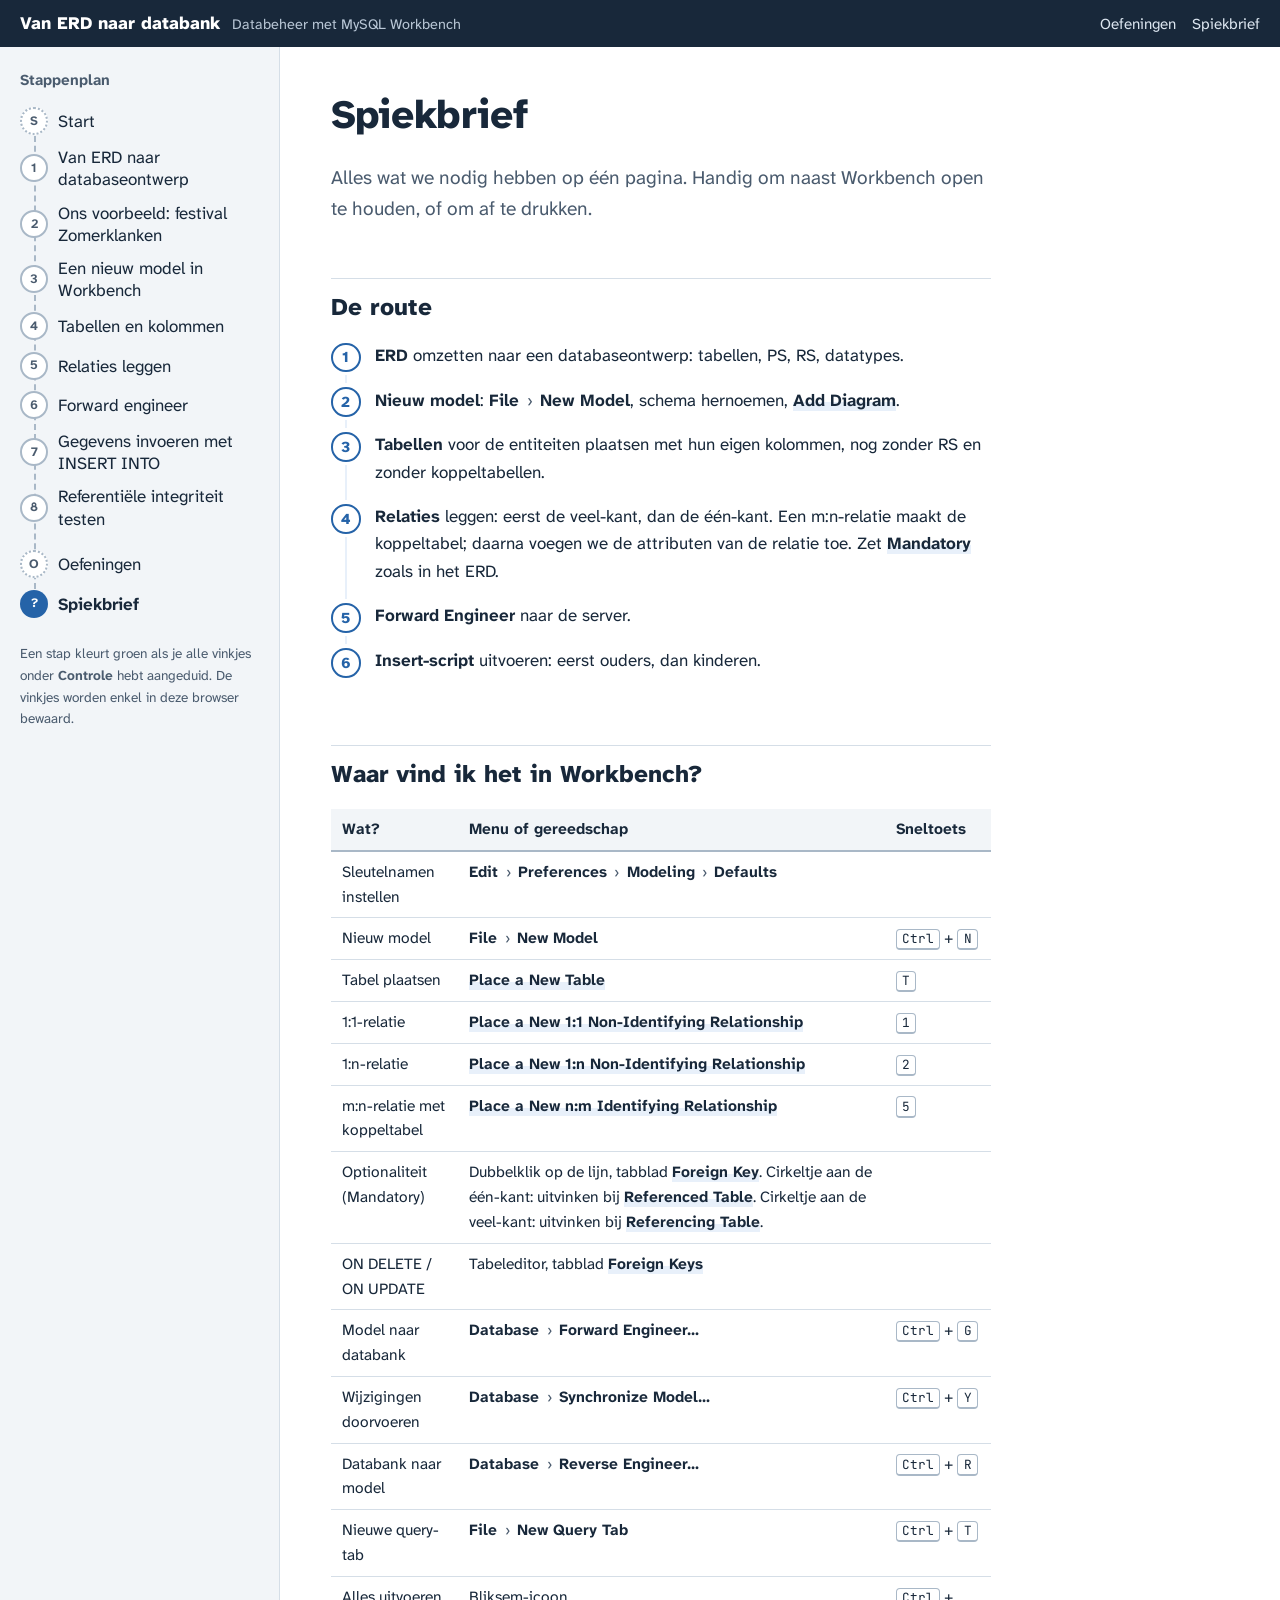
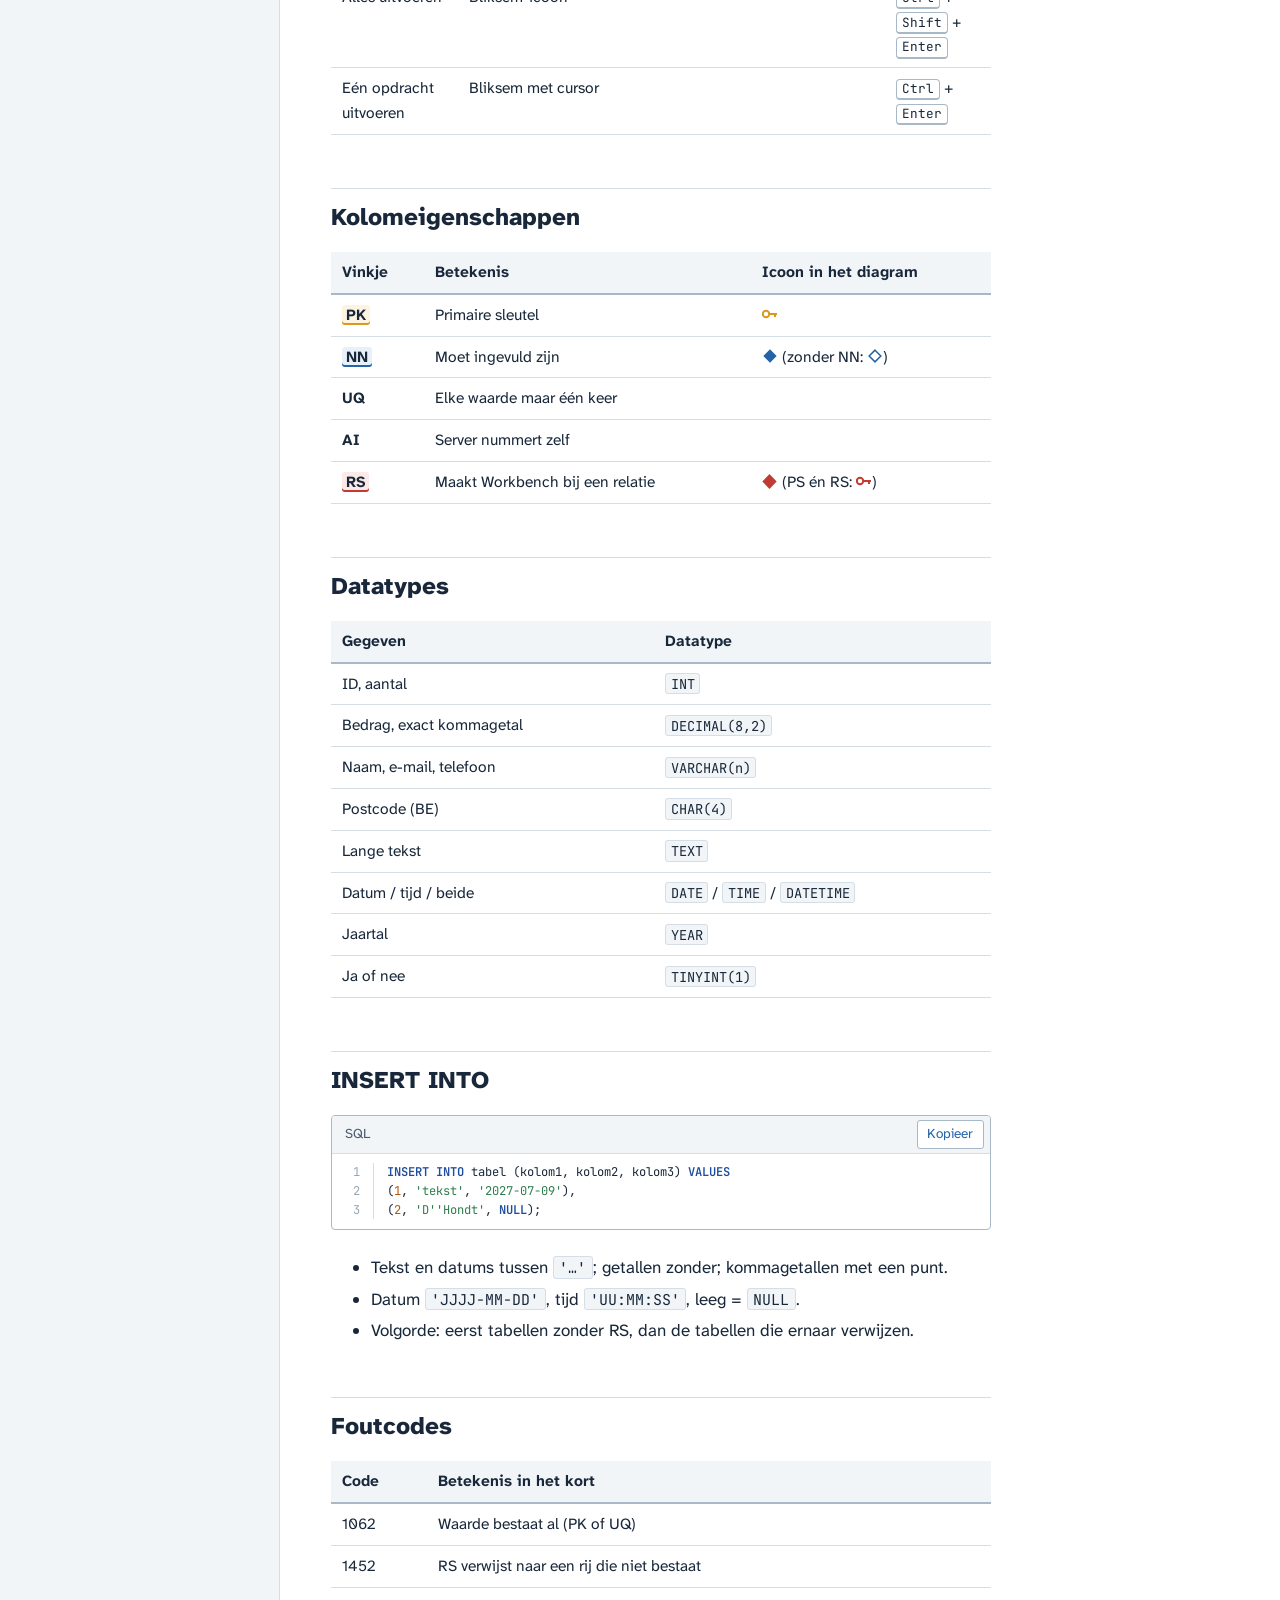
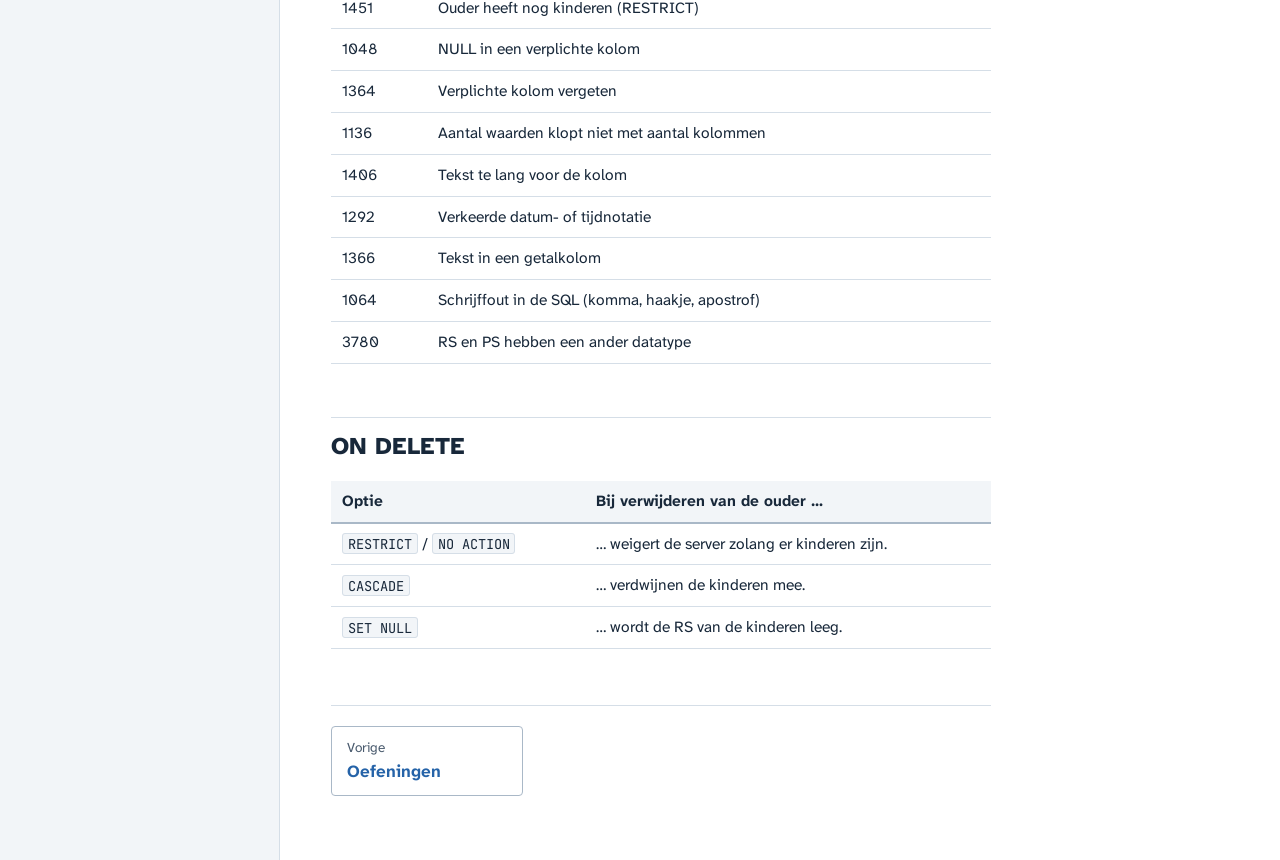
<file: spiekbrief.html>
<!DOCTYPE html>
<html lang="nl">
<head>
<meta charset="utf-8">
<meta name="viewport" content="width=device-width, initial-scale=1">
<title>Spiekbrief | Van ERD naar databank</title>
<link rel="icon" href="img/favicon.svg" type="image/svg+xml">
<link rel="stylesheet" href="css/style.css">
<script src="js/main.js" defer></script>
</head>
<body>
<a class="skip" href="#inhoud">Naar de inhoud</a>
<header class="topbar">
  <a class="brand" href="index.html"><span class="brand-title">Van ERD naar databank</span><span class="brand-sub">Databeheer met MySQL Workbench</span></a>
  <span class="spacer"></span>
  <a class="toplink" href="oefeningen.html">Oefeningen</a>
  <a class="toplink" href="spiekbrief.html">Spiekbrief</a>
  <button class="menu-toggle" type="button" aria-expanded="false" aria-controls="stappen">Stappen</button>
</header>

<div class="layout">
<nav class="sidebar" id="stappen" aria-label="Stappenplan"><noscript><p><a href="index.html">Naar het overzicht</a></p></noscript></nav>

<main id="inhoud">
<div class="content">

  <h1>Spiekbrief</h1>
  <p class="lead">Alles wat we nodig hebben op één pagina. Handig om naast Workbench open te houden, of om af te drukken.</p>

  <h2>De route</h2>
  <ol class="steps">
    <li><p><b>ERD</b> omzetten naar een databaseontwerp: tabellen, PS, RS, datatypes.</p></li>
    <li><p><b>Nieuw model</b>: <span class="menu-path">File <span class="sep">›</span> New Model</span>, schema hernoemen, <span class="ui">Add Diagram</span>.</p></li>
    <li><p><b>Tabellen</b> voor de entiteiten plaatsen met hun eigen kolommen, nog zonder RS en zonder koppeltabellen.</p></li>
    <li><p><b>Relaties</b> leggen: eerst de veel-kant, dan de één-kant. Een m:n-relatie maakt de koppeltabel; daarna voegen we de attributen van de relatie toe. Zet <span class="ui">Mandatory</span> zoals in het ERD.</p></li>
    <li><p><b>Forward Engineer</b> naar de server.</p></li>
    <li><p><b>Insert-script</b> uitvoeren: eerst ouders, dan kinderen.</p></li>
  </ol>

  <h2>Waar vind ik het in Workbench?</h2>
  <div class="table-wrap">
  <table>
    <thead><tr><th>Wat?</th><th>Menu of gereedschap</th><th>Sneltoets</th></tr></thead>
    <tbody>
      <tr><td>Sleutelnamen instellen</td><td><span class="menu-path">Edit <span class="sep">›</span> Preferences <span class="sep">›</span> Modeling <span class="sep">›</span> Defaults</span></td><td></td></tr>
      <tr><td>Nieuw model</td><td><span class="menu-path">File <span class="sep">›</span> New Model</span></td><td><kbd>Ctrl</kbd> + <kbd>N</kbd></td></tr>
      <tr><td>Tabel plaatsen</td><td><span class="ui">Place a New Table</span></td><td><kbd>T</kbd></td></tr>
      <tr><td>1:1-relatie</td><td><span class="ui">Place a New 1:1 Non-Identifying Relationship</span></td><td><kbd>1</kbd></td></tr>
      <tr><td>1:n-relatie</td><td><span class="ui">Place a New 1:n Non-Identifying Relationship</span></td><td><kbd>2</kbd></td></tr>
      <tr><td>m:n-relatie met koppeltabel</td><td><span class="ui">Place a New n:m Identifying Relationship</span></td><td><kbd>5</kbd></td></tr>
      <tr><td>Optionaliteit (Mandatory)</td><td>Dubbelklik op de lijn, tabblad <span class="ui">Foreign Key</span>. Cirkeltje aan de één-kant: uitvinken bij <span class="ui">Referenced Table</span>. Cirkeltje aan de veel-kant: uitvinken bij <span class="ui">Referencing Table</span>.</td><td></td></tr>
      <tr><td>ON DELETE / ON UPDATE</td><td>Tabeleditor, tabblad <span class="ui">Foreign Keys</span></td><td></td></tr>
      <tr><td>Model naar databank</td><td><span class="menu-path">Database <span class="sep">›</span> Forward Engineer…</span></td><td><kbd>Ctrl</kbd> + <kbd>G</kbd></td></tr>
      <tr><td>Wijzigingen doorvoeren</td><td><span class="menu-path">Database <span class="sep">›</span> Synchronize Model…</span></td><td><kbd>Ctrl</kbd> + <kbd>Y</kbd></td></tr>
      <tr><td>Databank naar model</td><td><span class="menu-path">Database <span class="sep">›</span> Reverse Engineer…</span></td><td><kbd>Ctrl</kbd> + <kbd>R</kbd></td></tr>
      <tr><td>Nieuwe query-tab</td><td><span class="menu-path">File <span class="sep">›</span> New Query Tab</span></td><td><kbd>Ctrl</kbd> + <kbd>T</kbd></td></tr>
      <tr><td>Alles uitvoeren</td><td>Bliksem-icoon</td><td><kbd>Ctrl</kbd> + <kbd>Shift</kbd> + <kbd>Enter</kbd></td></tr>
      <tr><td>Eén opdracht uitvoeren</td><td>Bliksem met cursor</td><td><kbd>Ctrl</kbd> + <kbd>Enter</kbd></td></tr>
    </tbody>
  </table>
  </div>

  <h2>Kolomeigenschappen</h2>
  <div class="table-wrap">
  <table>
    <thead><tr><th>Vinkje</th><th>Betekenis</th><th>Icoon in het diagram</th></tr></thead>
    <tbody>
      <tr><td><span class="pk">PK</span></td><td>Primaire sleutel</td><td><span class="ico ico-pk"></span></td></tr>
      <tr><td><span class="nn">NN</span></td><td>Moet ingevuld zijn</td><td><span class="ico ico-nn"></span> (zonder NN: <span class="ico ico-null"></span>)</td></tr>
      <tr><td><b>UQ</b></td><td>Elke waarde maar één keer</td><td></td></tr>
      <tr><td><b>AI</b></td><td>Server nummert zelf</td><td></td></tr>
      <tr><td><span class="fk">RS</span></td><td>Maakt Workbench bij een relatie</td><td><span class="ico ico-fk"></span> (PS én RS: <span class="ico ico-pfk"></span>)</td></tr>
    </tbody>
  </table>
  </div>

  <h2>Datatypes</h2>
  <div class="table-wrap">
  <table>
    <thead><tr><th>Gegeven</th><th>Datatype</th></tr></thead>
    <tbody>
      <tr><td>ID, aantal</td><td><code>INT</code></td></tr>
      <tr><td>Bedrag, exact kommagetal</td><td><code>DECIMAL(8,2)</code></td></tr>
      <tr><td>Naam, e-mail, telefoon</td><td><code>VARCHAR(n)</code></td></tr>
      <tr><td>Postcode (BE)</td><td><code>CHAR(4)</code></td></tr>
      <tr><td>Lange tekst</td><td><code>TEXT</code></td></tr>
      <tr><td>Datum / tijd / beide</td><td><code>DATE</code> / <code>TIME</code> / <code>DATETIME</code></td></tr>
      <tr><td>Jaartal</td><td><code>YEAR</code></td></tr>
      <tr><td>Ja of nee</td><td><code>TINYINT(1)</code></td></tr>
    </tbody>
  </table>
  </div>

  <h2>INSERT INTO</h2>
  <div class="code">
<pre><code>INSERT INTO tabel (kolom1, kolom2, kolom3) VALUES
(1, 'tekst', '2027-07-09'),
(2, 'D''Hondt', NULL);</code></pre>
  </div>
  <ul>
    <li>Tekst en datums tussen <code>'…'</code>; getallen zonder; kommagetallen met een punt.</li>
    <li>Datum <code>'JJJJ-MM-DD'</code>, tijd <code>'UU:MM:SS'</code>, leeg = <code>NULL</code>.</li>
    <li>Volgorde: eerst tabellen zonder RS, dan de tabellen die ernaar verwijzen.</li>
  </ul>

  <h2>Foutcodes</h2>
  <div class="table-wrap">
  <table>
    <thead><tr><th>Code</th><th>Betekenis in het kort</th></tr></thead>
    <tbody>
      <tr><td>1062</td><td>Waarde bestaat al (PK of UQ)</td></tr>
      <tr><td>1452</td><td>RS verwijst naar een rij die niet bestaat</td></tr>
      <tr><td>1451</td><td>Ouder heeft nog kinderen (RESTRICT)</td></tr>
      <tr><td>1048</td><td>NULL in een verplichte kolom</td></tr>
      <tr><td>1364</td><td>Verplichte kolom vergeten</td></tr>
      <tr><td>1136</td><td>Aantal waarden klopt niet met aantal kolommen</td></tr>
      <tr><td>1406</td><td>Tekst te lang voor de kolom</td></tr>
      <tr><td>1292</td><td>Verkeerde datum- of tijdnotatie</td></tr>
      <tr><td>1366</td><td>Tekst in een getalkolom</td></tr>
      <tr><td>1064</td><td>Schrijffout in de SQL (komma, haakje, apostrof)</td></tr>
      <tr><td>3780</td><td>RS en PS hebben een ander datatype</td></tr>
    </tbody>
  </table>
  </div>

  <h2>ON DELETE</h2>
  <div class="table-wrap">
  <table>
    <thead><tr><th>Optie</th><th>Bij verwijderen van de ouder …</th></tr></thead>
    <tbody>
      <tr><td><code>RESTRICT</code> / <code>NO ACTION</code></td><td>… weigert de server zolang er kinderen zijn.</td></tr>
      <tr><td><code>CASCADE</code></td><td>… verdwijnen de kinderen mee.</td></tr>
      <tr><td><code>SET NULL</code></td><td>… wordt de RS van de kinderen leeg.</td></tr>
    </tbody>
  </table>
  </div>

  <nav class="pager" data-auto aria-label="Vorige en volgende pagina"></nav>
</div>
</main>
</div>
</body>
</html>
</file>
<file: css/style.css>
/* =========================================================
   Van ERD naar databank – stijlblad
   Kleuren volgen de iconen van MySQL Workbench:
   goud = primaire sleutel, rood = refererende sleutel,
   blauw = verplicht veld (NN).
   ========================================================= */

@font-face {
  font-family: "Atkinson Hyperlegible Next";
  src: url("../fonts/atkinson-hyperlegible-next-latin-400-normal.woff2") format("woff2");
  font-weight: 400; font-style: normal; font-display: swap;
}
@font-face {
  font-family: "Atkinson Hyperlegible Next";
  src: url("../fonts/atkinson-hyperlegible-next-latin-400-italic.woff2") format("woff2");
  font-weight: 400; font-style: italic; font-display: swap;
}
@font-face {
  font-family: "Atkinson Hyperlegible Next";
  src: url("../fonts/atkinson-hyperlegible-next-latin-700-normal.woff2") format("woff2");
  font-weight: 700; font-style: normal; font-display: swap;
}
@font-face {
  font-family: "Atkinson Hyperlegible Next";
  src: url("../fonts/atkinson-hyperlegible-next-latin-800-normal.woff2") format("woff2");
  font-weight: 800; font-style: normal; font-display: swap;
}
@font-face {
  font-family: "JetBrains Mono";
  src: url("../fonts/jetbrains-mono-latin-400-normal.woff2") format("woff2");
  font-weight: 400; font-style: normal; font-display: swap;
}
@font-face {
  font-family: "JetBrains Mono";
  src: url("../fonts/jetbrains-mono-latin-600-normal.woff2") format("woff2");
  font-weight: 600; font-style: normal; font-display: swap;
}

:root {
  --ink: #18283A;
  --ink-2: #4A5B6E;
  --paper: #FFFFFF;
  --ground: #F2F5F8;
  --rule: #D5DEE7;
  --rule-strong: #A9B8C7;
  --blue: #2563A8;
  --blue-soft: #E8F0FA;
  --gold: #D99A1B;
  --gold-soft: #FCF3E0;
  --red: #C23B32;
  --red-soft: #FBEAE8;
  --green: #2E7D4F;
  --green-soft: #E6F3EB;
  --table-head: #9DC3E2;

  --sans: "Atkinson Hyperlegible Next", "Segoe UI", system-ui, sans-serif;
  --mono: "JetBrains Mono", Consolas, "Cascadia Mono", monospace;

  --measure: 60ch;
  --sidebar: 17.5rem;
  --radius: 4px;
}

*, *::before, *::after { box-sizing: border-box; }

html { -webkit-text-size-adjust: 100%; scroll-padding-top: 4.5rem; }

body {
  margin: 0;
  font-family: var(--sans);
  font-size: 1.0625rem;
  line-height: 1.6;
  color: var(--ink);
  background: var(--paper);
}

img, svg { max-width: 100%; height: auto; }

a { color: var(--blue); text-underline-offset: 0.18em; }
a:hover { text-decoration-thickness: 2px; }

:focus-visible { outline: 3px solid var(--gold); outline-offset: 2px; border-radius: 2px; }

.skip {
  position: absolute; left: -999px; top: 0.5rem;
  background: var(--ink); color: #fff; padding: 0.5rem 1rem; z-index: 100;
}
.skip:focus { left: 0.5rem; }

/* ---------------------------------------------------- topbalk */
.topbar {
  position: sticky; top: 0; z-index: 20;
  display: flex; align-items: center; gap: 1rem;
  padding: 0.6rem 1.25rem;
  background: var(--ink); color: #fff;
}
.topbar .brand {
  display: flex; align-items: baseline; gap: 0.75rem;
  color: #fff; text-decoration: none; min-width: 0;
}
.brand-title { font-weight: 800; font-size: 1.1rem; white-space: nowrap; }
.brand-sub { color: #B9C7D6; font-size: 0.9rem; white-space: nowrap; overflow: hidden; text-overflow: ellipsis; }
.topbar .spacer { flex: 1; }
.topbar a.toplink { color: #DCE6F0; text-decoration: none; font-size: 0.95rem; white-space: nowrap; }
.topbar a.toplink:hover { color: #fff; text-decoration: underline; }
.menu-toggle {
  display: none;
  font: inherit; font-size: 0.95rem; color: var(--ink);
  background: #fff; border: 0; border-radius: var(--radius);
  padding: 0.3rem 0.8rem; cursor: pointer;
}

/* ---------------------------------------------------- lay-out */
.layout {
  display: grid;
  grid-template-columns: var(--sidebar) minmax(0, 1fr);
  min-height: calc(100vh - 3rem);
}

.sidebar {
  background: var(--ground);
  border-right: 1px solid var(--rule);
  padding: 1.5rem 1rem 2rem 1.25rem;
}
.sidebar-inner { position: sticky; top: 4.25rem; }
.sidebar h2 { font-size: 0.95rem; color: var(--ink-2); margin: 0 0 0.75rem; font-weight: 700; border: 0; padding: 0; }

/* stappenlijst als relatielijn */
.route { list-style: none; margin: 0; padding: 0; position: relative; }
.route::before {
  content: ""; position: absolute; left: 0.85rem; top: 0.9rem; bottom: 0.9rem;
  border-left: 2px dashed var(--rule-strong);
}
.route li { position: relative; margin: 0; }
.route a {
  display: grid; grid-template-columns: 1.75rem 1fr; gap: 0.6rem; align-items: center;
  padding: 0.35rem 0.4rem 0.35rem 0; color: var(--ink); text-decoration: none; line-height: 1.3;
  border-radius: var(--radius);
}
.route a:hover .route-label { text-decoration: underline; }
.route .node {
  width: 1.75rem; height: 1.75rem; border-radius: 50%;
  display: grid; place-items: center;
  background: #fff; border: 2px solid var(--rule-strong);
  font-size: 0.8rem; font-weight: 700; color: var(--ink-2);
  position: relative; z-index: 1;
}
.route .done .node { background: var(--green); border-color: var(--green); color: #fff; }
.route [aria-current="page"] .node { background: var(--blue); border-color: var(--blue); color: #fff; }
.route [aria-current="page"] .route-label { font-weight: 700; }
.route .extra .node { border-style: dotted; }
.route-sep { height: 0.6rem; }
.sidebar .progress-note { font-size: 0.85rem; color: var(--ink-2); margin: 1.25rem 0 0; }

main {
  padding: 2.25rem clamp(1.25rem, 4vw, 3.5rem) 4rem;
  min-width: 0;
}
.content { max-width: var(--measure); }
.content.wide { max-width: 72rem; }

/* ---------------------------------------------------- typografie */
h1, h2, h3, h4 { line-height: 1.2; margin: 2.2em 0 0.6em; }
h1 { font-size: clamp(1.9rem, 3.4vw, 2.5rem); font-weight: 800; letter-spacing: -0.01em; margin-top: 0.2em; }
h2 { font-size: 1.5rem; font-weight: 800; padding-top: 0.6em; border-top: 1px solid var(--rule); }
h3 { font-size: 1.18rem; font-weight: 700; }
h4 { font-size: 1.02rem; font-weight: 700; margin-top: 1.6em; }
p, ul, ol, dl { margin: 0 0 1em; }
li { margin: 0.25em 0; }
.lead { font-size: 1.2rem; color: var(--ink-2); max-width: 62ch; }
small, .small { font-size: 0.9rem; }
.muted { color: var(--ink-2); }

.step-no { margin: 0; color: var(--blue); font-weight: 700; }

/* inline elementen */
code, kbd, samp { font-family: var(--mono); font-size: 0.88em; }
:not(pre) > code {
  background: var(--ground); border: 1px solid var(--rule);
  padding: 0.05em 0.35em; border-radius: 3px; overflow-wrap: anywhere;
  -webkit-box-decoration-break: clone; box-decoration-break: clone;
}
kbd {
  display: inline-block; padding: 0.02em 0.4em; border: 1px solid var(--rule-strong);
  border-bottom-width: 2px; border-radius: 4px; background: #fff; font-size: 0.82em; line-height: 1.4;
}
/* knoppen, menu's en velden in Workbench */
.ui {
  font-weight: 700; color: var(--ink);
  background: linear-gradient(transparent 60%, var(--blue-soft) 60%);
}
.menu-path { white-space: nowrap; font-weight: 700; }
.menu-path .sep { color: var(--ink-2); font-weight: 400; padding: 0 0.15em; }

/* sleuteltermen met Workbench-kleur */
.pk, .fk, .nn { font-weight: 700; padding: 0 0.25em; border-radius: 3px; }
.pk { background: var(--gold-soft); box-shadow: inset 0 -2px 0 var(--gold); }
.fk { background: var(--red-soft); box-shadow: inset 0 -2px 0 var(--red); }
.nn { background: var(--blue-soft); box-shadow: inset 0 -2px 0 var(--blue); }

/* ---------------------------------------------------- leerdoelen als tabel uit een EER-diagram */
.goals {
  margin: 1.75rem 0 2rem; max-width: 34rem;
  border: 1px solid #7F98B2; border-radius: var(--radius); background: #fff;
  box-shadow: 4px 4px 0 var(--ground);
}
.goals-head {
  background: var(--table-head); border-bottom: 1px solid #7F98B2;
  padding: 0.35rem 0.8rem; display: flex; justify-content: space-between; align-items: baseline; gap: 1rem;
}
.goals-head .tname { font-family: var(--mono); font-weight: 600; font-size: 0.95rem; }
.goals-head .hint { font-size: 0.85rem; color: #2B3E52; }
.goals ul { list-style: none; margin: 0; padding: 0.5rem 0.8rem 0.6rem; }
.goals li { position: relative; padding-left: 1.8rem; margin: 0.3rem 0; line-height: 1.4; }
.goals li::before {
  content: ""; position: absolute; left: 0.2rem; top: 0.4rem; width: 0.6rem; height: 0.6rem;
  background: var(--blue); transform: rotate(45deg);
}
.goals li.key { font-weight: 700; }
.goals li.key::before {
  left: 0; top: 0.3rem; width: 1.1rem; height: 0.8rem; transform: none; background: none;
  background-image: url("data:image/svg+xml,%3Csvg xmlns='http://www.w3.org/2000/svg' viewBox='0 0 16 10'%3E%3Ccircle cx='4' cy='5' r='3.2' fill='none' stroke='%23D99A1B' stroke-width='2'/%3E%3Cpath d='M7 5h8M13 5v3' stroke='%23D99A1B' stroke-width='2' fill='none'/%3E%3C/svg%3E");
  background-repeat: no-repeat; background-size: contain;
}

/* ---------------------------------------------------- genummerde handelingen */
ol.steps { list-style: none; counter-reset: stap; padding: 0; margin: 1.25rem 0 1.5rem; }
ol.steps > li {
  counter-increment: stap; position: relative;
  padding: 0 0 1.1rem 2.75rem; margin: 0;
}
ol.steps > li::before {
  content: counter(stap);
  position: absolute; left: 0; top: 0.05rem;
  width: 1.85rem; height: 1.85rem; border-radius: 50%;
  display: grid; place-items: center;
  font-weight: 800; font-size: 0.95rem;
  color: var(--blue); background: #fff; border: 2px solid var(--blue);
}
ol.steps > li:not(:last-child)::after {
  content: ""; position: absolute; left: 0.88rem; top: 2.1rem; bottom: 0.2rem;
  border-left: 2px solid var(--blue-soft);
}
ol.steps > li > :last-child { margin-bottom: 0; }

/* ---------------------------------------------------- kaders */
.note {
  margin: 1.5rem 0; padding: 0.85rem 1.1rem 0.85rem 1.1rem;
  border-left: 4px solid var(--blue); background: var(--blue-soft);
  border-radius: 0 var(--radius) var(--radius) 0;
}
.note > :last-child { margin-bottom: 0; }
.note-title { font-weight: 800; margin: 0 0 0.3rem; display: flex; align-items: center; gap: 0.5rem; }
.note-title::before {
  content: ""; width: 1.1rem; height: 1.1rem; flex: none;
  background-repeat: no-repeat; background-size: contain;
}
.note.tip .note-title::before {
  background-image: url("data:image/svg+xml,%3Csvg xmlns='http://www.w3.org/2000/svg' viewBox='0 0 20 20'%3E%3Ccircle cx='10' cy='8' r='5.5' fill='none' stroke='%232563A8' stroke-width='2'/%3E%3Cpath d='M7.5 15h5M8 18h4' stroke='%232563A8' stroke-width='2'/%3E%3C/svg%3E");
}
.note.warn { border-color: var(--red); background: var(--red-soft); }
.note.warn .note-title::before {
  background-image: url("data:image/svg+xml,%3Csvg xmlns='http://www.w3.org/2000/svg' viewBox='0 0 20 20'%3E%3Cpath d='M10 2 19 18H1z' fill='none' stroke='%23C23B32' stroke-width='2' stroke-linejoin='round'/%3E%3Cpath d='M10 8v4.5M10 14.5v1.5' stroke='%23C23B32' stroke-width='2'/%3E%3C/svg%3E");
}
.note.info { border-color: var(--gold); background: var(--gold-soft); }
.note.info .note-title::before {
  background-image: url("data:image/svg+xml,%3Csvg xmlns='http://www.w3.org/2000/svg' viewBox='0 0 20 20'%3E%3Cpath d='M2 4c3-1 6-1 8 1 2-2 5-2 8-1v12c-3-1-6-1-8 1-2-2-5-2-8-1z M10 5v12' fill='none' stroke='%23B07A0A' stroke-width='1.8' stroke-linejoin='round'/%3E%3C/svg%3E");
}
.note.check { border-color: var(--green); background: var(--green-soft); }
.note.check .note-title::before {
  background-image: url("data:image/svg+xml,%3Csvg xmlns='http://www.w3.org/2000/svg' viewBox='0 0 20 20'%3E%3Crect x='2' y='2' width='16' height='16' rx='2' fill='none' stroke='%232E7D4F' stroke-width='2'/%3E%3Cpath d='M6 10.5 9 13.5 14.5 7' fill='none' stroke='%232E7D4F' stroke-width='2.2'/%3E%3C/svg%3E");
}

/* controlelijst met vinkjes (bewaard in de browser) */
.checklist { list-style: none; padding: 0; margin: 0.4rem 0 0; }
.checklist li { margin: 0.35rem 0; }
.checklist label { display: grid; grid-template-columns: 1.4rem 1fr; gap: 0.5rem; align-items: start; cursor: pointer; }
.checklist input { width: 1.15rem; height: 1.15rem; margin: 0.2rem 0 0; accent-color: var(--green); }
.checklist input:checked + span { color: var(--ink-2); }

/* ---------------------------------------------------- figuren */
figure { margin: 1.75rem 0; }
figcaption { font-size: 0.92rem; color: var(--ink-2); margin-top: 0.5rem; max-width: var(--measure); }
.diagram {
  overflow-x: auto; border: 1px solid var(--rule); border-radius: var(--radius);
  background: #fff; padding: 0.5rem;
}
.diagram img { display: block; width: 100%; min-width: 680px; max-width: none; height: auto; }
.diagram + figcaption { margin-top: 0.5rem; }
.bleed { max-width: 64rem; }

/* ---------------------------------------------------- tabellen */
.table-wrap { overflow-x: auto; margin: 1.25rem 0 1.5rem; }
table { border-collapse: collapse; width: 100%; font-size: 0.97rem; }
caption { text-align: left; font-weight: 700; padding-bottom: 0.4rem; }
th, td { text-align: left; vertical-align: top; padding: 0.5rem 0.7rem; border-bottom: 1px solid var(--rule); }
thead th { background: var(--ground); border-bottom: 2px solid var(--rule-strong); font-weight: 700; }
td code { white-space: nowrap; }

/* ontwerp van een tabel (kolommen + vlaggen) */
.design caption code { font-size: 1rem; }
.design td:nth-child(n+3) { white-space: nowrap; }

/* ---------------------------------------------------- codeblokken (zoals de SQL-editor van Workbench) */
.code {
  margin: 1.25rem 0 1.5rem; border: 1px solid var(--rule-strong); border-radius: var(--radius);
  background: #fff; overflow: hidden;
}
.code-bar {
  display: flex; align-items: center; justify-content: space-between; gap: 1rem;
  background: var(--ground); border-bottom: 1px solid var(--rule); padding: 0.25rem 0.4rem 0.25rem 0.8rem;
  font-size: 0.85rem; color: var(--ink-2);
}
.code-bar .fname { font-family: var(--mono); color: var(--ink); }
.code-bar button, .code-bar a.dl {
  font: inherit; font-size: 0.85rem; color: var(--blue); background: #fff;
  border: 1px solid var(--rule-strong); border-radius: 3px; padding: 0.15rem 0.6rem; cursor: pointer; text-decoration: none;
}
.code-bar button:hover, .code-bar a.dl:hover { border-color: var(--blue); }
.code-bar .actions { display: flex; gap: 0.35rem; }
pre {
  margin: 0; overflow-x: auto; font-family: var(--mono); font-size: 0.86rem; line-height: 1.55;
  counter-reset: line; padding: 0.6rem 0;
}
pre code { display: block; }
pre .ln { display: block; padding: 0 1rem 0 0; white-space: pre; }
pre .ln::before {
  counter-increment: line; content: counter(line);
  display: inline-block; width: 2.6rem; padding-right: 0.8rem; margin-right: 0.8rem;
  text-align: right; color: #97A6B5; border-right: 1px solid var(--rule); user-select: none;
}
.tok-kw { color: #1D4E9E; font-weight: 600; }
.tok-type { color: #7A3FB0; }
.tok-str { color: #2E7D4F; }
.tok-num { color: #B4560A; }
.tok-com { color: #6B7B8C; font-style: italic; }
.tok-id { color: #8A2F28; }
.tok-fn { color: #0E6E78; }

/* ---------------------------------------------------- schematische Workbench-schermen */
.wb {
  margin: 1.5rem 0; border: 1px solid #B9C4CF; border-radius: 6px; background: #F7F8FA;
  font-family: "Segoe UI", var(--sans); font-size: 0.9rem; overflow: hidden; max-width: 46rem;
}
.wb-title {
  background: #E4E8ED; border-bottom: 1px solid #C8D1DA; padding: 0.3rem 0.75rem;
  font-size: 0.82rem; color: #3B4B5C; display: flex; justify-content: space-between;
}
.wb-title .tag { color: #6A7A8B; }
.wb-body { padding: 0.75rem; overflow-x: auto; }
.wb-row { display: flex; gap: 0.75rem; align-items: center; flex-wrap: wrap; margin: 0.35rem 0; }
.wb-field {
  display: inline-block; min-width: 9rem; background: #fff; border: 1px solid #AEB9C5;
  padding: 0.1rem 0.45rem; font-family: var(--mono); font-size: 0.85rem;
}
.wb-btn {
  display: inline-block; background: #fff; border: 1px solid #9FAAB6; border-radius: 3px;
  padding: 0.15rem 0.7rem; font-size: 0.85rem;
}
.wb-btn.primary { border-color: var(--blue); }
.wb-section { font-weight: 700; color: #33475B; margin: 0.6rem 0 0.3rem; border-bottom: 1px solid #D3DAE2; }
.wb-icon {
  display: inline-grid; place-items: center; width: 4.5rem; height: 3.3rem; background: #fff;
  border: 1px solid #C2CCD6; border-radius: 4px; font-size: 0.75rem; text-align: center; line-height: 1.2; padding: 0.2rem;
}
.wb-icon.hl { border: 2px solid var(--gold); background: var(--gold-soft); }
.wb-grid { border-collapse: collapse; width: auto; font-size: 0.82rem; background: #fff; }
.wb-grid th, .wb-grid td { border: 1px solid #D0D8E0; padding: 0.15rem 0.45rem; text-align: center; white-space: nowrap; }
.wb-grid th { background: #EEF1F4; font-weight: 600; }
.wb-grid td:first-child, .wb-grid th:first-child, .wb-grid td:nth-child(2), .wb-grid th:nth-child(2) { text-align: left; }
.wb-grid td.name { font-family: var(--mono); }
.wb-grid tr.new td { color: #8C99A6; font-style: italic; }
.cb {
  display: inline-block; width: 0.85rem; height: 0.85rem; border: 1px solid #8A97A4; background: #fff;
  vertical-align: -0.1rem; border-radius: 2px; position: relative;
}
.cb.on { background: var(--blue); border-color: var(--blue); }
.cb.on::after {
  content: ""; position: absolute; left: 0.24rem; top: 0.05rem; width: 0.25rem; height: 0.5rem;
  border: solid #fff; border-width: 0 2px 2px 0; transform: rotate(45deg);
}
.cb.hl { outline: 2px solid var(--gold); outline-offset: 1px; }
.radio { display: inline-block; width: 0.8rem; height: 0.8rem; border-radius: 50%; border: 1px solid #8A97A4; background: #fff; vertical-align: -0.08rem; }
.radio.on { background: radial-gradient(var(--blue) 45%, #fff 50%); border-color: var(--blue); }
.wb-cols { display: grid; grid-template-columns: repeat(auto-fit, minmax(13rem, 1fr)); gap: 0.75rem; }
.wb-box { background: #fff; border: 1px solid #C8D1DA; border-radius: 4px; padding: 0.5rem 0.65rem; min-width: 0; overflow-x: auto; }
.wb-out td.ok::before { content: "✔"; color: var(--green); font-weight: 700; }
.wb-out td.err::before { content: "✖"; color: var(--red); font-weight: 700; }
.wb-out td { text-align: left !important; white-space: normal !important; }
.wb-out td.ok, .wb-out td.err { text-align: center !important; }
.callout-num {
  display: inline-grid; place-items: center; width: 1.25rem; height: 1.25rem; border-radius: 50%;
  background: var(--gold); color: #fff; font-size: 0.75rem; font-weight: 800; vertical-align: 0.05rem;
}

/* wizard-stappen */
.wizard { list-style: none; padding: 0; margin: 1.25rem 0; display: flex; flex-wrap: wrap; gap: 0.4rem; counter-reset: wz; }
.wizard li {
  counter-increment: wz; margin: 0; padding: 0.35rem 0.8rem 0.35rem 0.5rem; background: var(--ground);
  border: 1px solid var(--rule); border-radius: 999px; font-size: 0.92rem; display: flex; gap: 0.45rem; align-items: center;
}
.wizard li::before {
  content: counter(wz); width: 1.4rem; height: 1.4rem; border-radius: 50%; display: grid; place-items: center;
  background: var(--blue); color: #fff; font-weight: 800; font-size: 0.8rem;
}

/* ---------------------------------------------------- startpagina */
.route-hero { margin: 2rem 0 2.5rem; display: grid; grid-template-columns: repeat(3, minmax(0, 1fr)); gap: 0; max-width: 72rem; }
.phase { padding: 0 1.25rem 0 0; position: relative; }
.phase + .phase { padding-left: 1.25rem; border-left: 2px dashed var(--rule-strong); }
.phase h2 { border: 0; padding: 0; margin: 0.4rem 0 0.4rem; font-size: 1.15rem; }
.phase p { font-size: 0.95rem; color: var(--ink-2); margin: 0 0 0.75rem; }
.phase .art { background: #fff; border: 1px solid var(--rule); border-radius: var(--radius); padding: 0.4rem; min-height: 9.7rem; display: grid; place-items: center; }
.phase .art img { display: block; }
.phase .tag { font-weight: 800; color: var(--blue); }
.result-grid { border-collapse: collapse; font-family: "Segoe UI", var(--sans); font-size: 0.8rem; width: 100%; }
.result-grid th, .result-grid td { border: 1px solid #D0D8E0; padding: 0.15rem 0.4rem; white-space: nowrap; text-align: left; }
.result-grid th { background: #EEF1F4; font-weight: 600; }

.overview { list-style: none; padding: 0; margin: 1.25rem 0; display: grid; gap: 0; }
.overview li { margin: 0; border-top: 1px solid var(--rule); }
.overview li:last-child { border-bottom: 1px solid var(--rule); }
.overview a {
  display: grid; grid-template-columns: 3rem 1fr; gap: 0.75rem; padding: 0.75rem 0.25rem;
  text-decoration: none; color: var(--ink);
}
.overview a:hover { background: var(--ground); }
.overview .nr { font-weight: 800; font-size: 1.4rem; color: var(--blue); line-height: 1.2; }
.overview .t { font-weight: 700; display: block; }
.overview .d { color: var(--ink-2); font-size: 0.95rem; }

/* ---------------------------------------------------- oefeningen */
.exercise { border-top: 3px solid var(--ink); margin-top: 3rem; padding-top: 0.25rem; }
.exercise h2 { border: 0; padding-top: 0; margin-top: 0.6rem; }
.level { display: inline-flex; gap: 0.2rem; vertical-align: middle; margin-left: 0.5rem; }
.level i { width: 0.65rem; height: 0.65rem; background: var(--rule-strong); transform: rotate(45deg); display: inline-block; }
.level i.on { background: var(--blue); }
.meta-list { display: flex; flex-wrap: wrap; gap: 0.5rem 1.5rem; padding: 0; list-style: none; color: var(--ink-2); font-size: 0.95rem; }
.meta-list li { margin: 0; }

details {
  margin: 1rem 0; border: 1px solid var(--rule); border-radius: var(--radius); background: #fff;
}
details > summary {
  cursor: pointer; padding: 0.6rem 0.9rem; font-weight: 700; color: var(--blue); list-style-position: inside;
}
details[open] > summary { border-bottom: 1px solid var(--rule); }
details > .details-body { padding: 0.8rem 1rem 0.2rem; }

/* ---------------------------------------------------- vorige / volgende */
.pager {
  display: flex; justify-content: space-between; gap: 1rem; flex-wrap: wrap;
  margin-top: 3.5rem; padding-top: 1.25rem; border-top: 1px solid var(--rule); max-width: var(--measure);
}
.pager a {
  display: block; text-decoration: none; padding: 0.6rem 0.9rem; border: 1px solid var(--rule-strong);
  border-radius: var(--radius); min-width: 12rem; color: var(--ink);
}
.pager a:hover { border-color: var(--blue); background: var(--blue-soft); }
.pager .dir { display: block; font-size: 0.85rem; color: var(--ink-2); }
.pager .ttl { font-weight: 700; color: var(--blue); }
.pager .next { text-align: right; margin-left: auto; }

.site-foot { margin-top: 3rem; font-size: 0.85rem; color: var(--ink-2); max-width: var(--measure); }

/* ---------------------------------------------------- smal scherm (bv. naast Workbench) */
@media (max-width: 62rem) {
  .layout { grid-template-columns: minmax(0, 1fr); }
  .sidebar {
    display: none; position: fixed; inset: 3rem 0 0 0; z-index: 15; overflow-y: auto;
    border-right: 0; border-bottom: 1px solid var(--rule);
  }
  body.nav-open .sidebar { display: block; }
  .sidebar-inner { position: static; max-width: 26rem; }
  .menu-toggle { display: inline-block; }
  .brand-sub { display: none; }
  .route-hero { grid-template-columns: minmax(0, 1fr); gap: 1.5rem; }
  .phase + .phase { padding-left: 0; border-left: 0; border-top: 2px dashed var(--rule-strong); padding-top: 1.25rem; }
  .phase { padding-right: 0; }
}
@media (max-width: 30rem) {
  body { font-size: 1rem; }
  .topbar a.toplink { display: none; }
  ol.steps > li { padding-left: 2.4rem; }
}

@media (prefers-reduced-motion: reduce) {
  * { scroll-behavior: auto !important; transition: none !important; }
}

@media print {
  .topbar, .sidebar, .pager, .code-bar button, .menu-toggle { display: none !important; }
  .layout { display: block; }
  main { padding: 0; }
  details { border: 0; }
  details:not([open]) > .details-body { display: block; }
}

/* ---------------------------------------------------- kleine Workbench-iconen in de tekst */
.sr-only { position: absolute; width: 1px; height: 1px; overflow: hidden; clip: rect(0 0 0 0); white-space: nowrap; }
.ico { display: inline-block; width: 1rem; height: 0.9rem; vertical-align: -0.1rem; background-repeat: no-repeat; background-position: center; background-size: contain; }
.ico-pk { background-image: url("data:image/svg+xml,%3Csvg xmlns='http://www.w3.org/2000/svg' viewBox='0 0 16 10'%3E%3Ccircle cx='4' cy='5' r='3.2' fill='none' stroke='%23D99A1B' stroke-width='2'/%3E%3Cpath d='M7 5h8M13 5v3' stroke='%23D99A1B' stroke-width='2' fill='none'/%3E%3C/svg%3E"); }
.ico-pfk { background-image: url("data:image/svg+xml,%3Csvg xmlns='http://www.w3.org/2000/svg' viewBox='0 0 16 10'%3E%3Ccircle cx='4' cy='5' r='3.2' fill='none' stroke='%23C23B32' stroke-width='2'/%3E%3Cpath d='M7 5h8M13 5v3' stroke='%23C23B32' stroke-width='2' fill='none'/%3E%3C/svg%3E"); }
.ico-nn { background-image: url("data:image/svg+xml,%3Csvg xmlns='http://www.w3.org/2000/svg' viewBox='0 0 12 12'%3E%3Cpath d='M6 1 11 6 6 11 1 6z' fill='%232563A8' stroke='%232563A8'/%3E%3C/svg%3E"); }
.ico-null { background-image: url("data:image/svg+xml,%3Csvg xmlns='http://www.w3.org/2000/svg' viewBox='0 0 12 12'%3E%3Cpath d='M6 1 11 6 6 11 1 6z' fill='%23fff' stroke='%232563A8' stroke-width='1.3'/%3E%3C/svg%3E"); }
.ico-fk { background-image: url("data:image/svg+xml,%3Csvg xmlns='http://www.w3.org/2000/svg' viewBox='0 0 12 12'%3E%3Cpath d='M6 1 11 6 6 11 1 6z' fill='%23C23B32' stroke='%23C23B32'/%3E%3C/svg%3E"); }
.ico-fknull { background-image: url("data:image/svg+xml,%3Csvg xmlns='http://www.w3.org/2000/svg' viewBox='0 0 12 12'%3E%3Cpath d='M6 1 11 6 6 11 1 6z' fill='%23fff' stroke='%23C23B32' stroke-width='1.3'/%3E%3C/svg%3E"); }
.sym { height: 1.6rem; width: auto; vertical-align: middle; }

/* relationeel schema */
.schema { list-style: none; padding: 0; margin: 1rem 0 1.5rem; font-family: var(--mono); font-size: 0.92rem; }
.schema li { margin: 0.3rem 0; }
.schema .pk, .schema .fk { font-weight: 600; }
.yes { color: var(--blue); font-weight: 800; }
</file>
